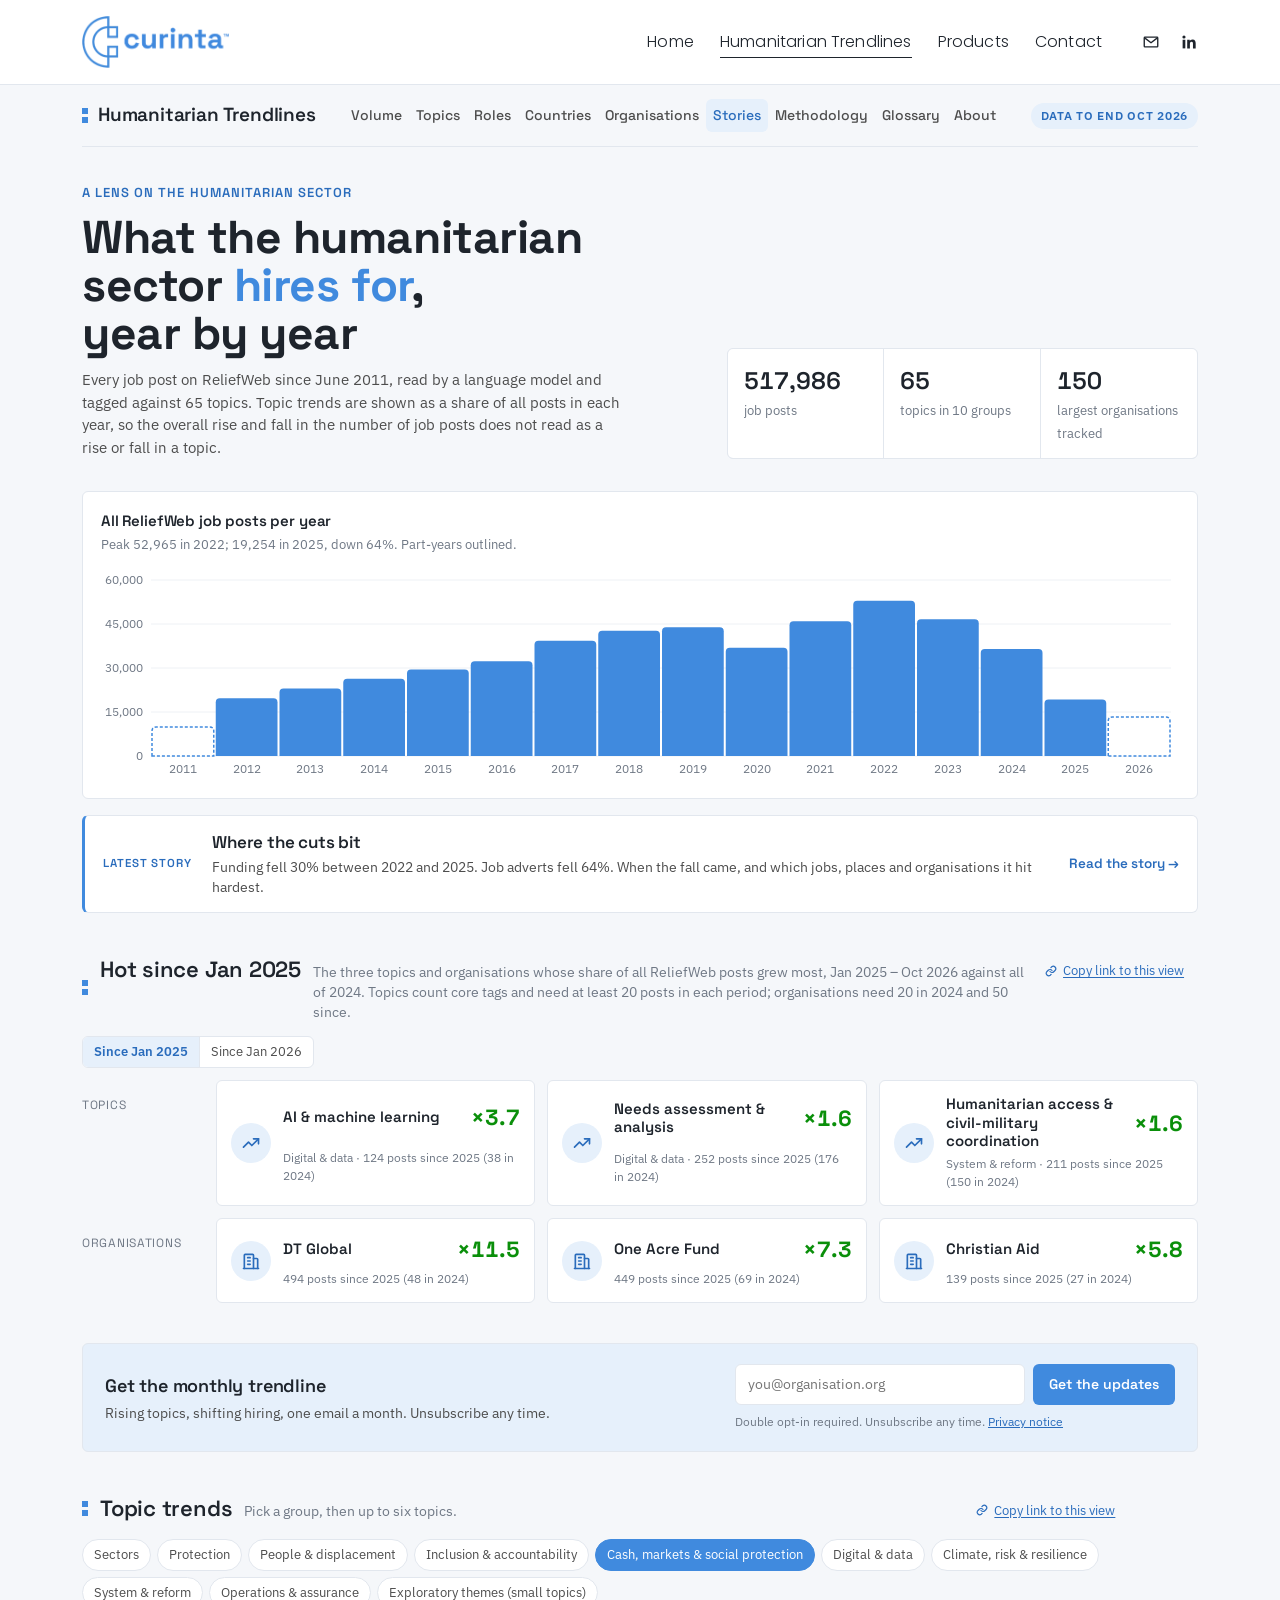
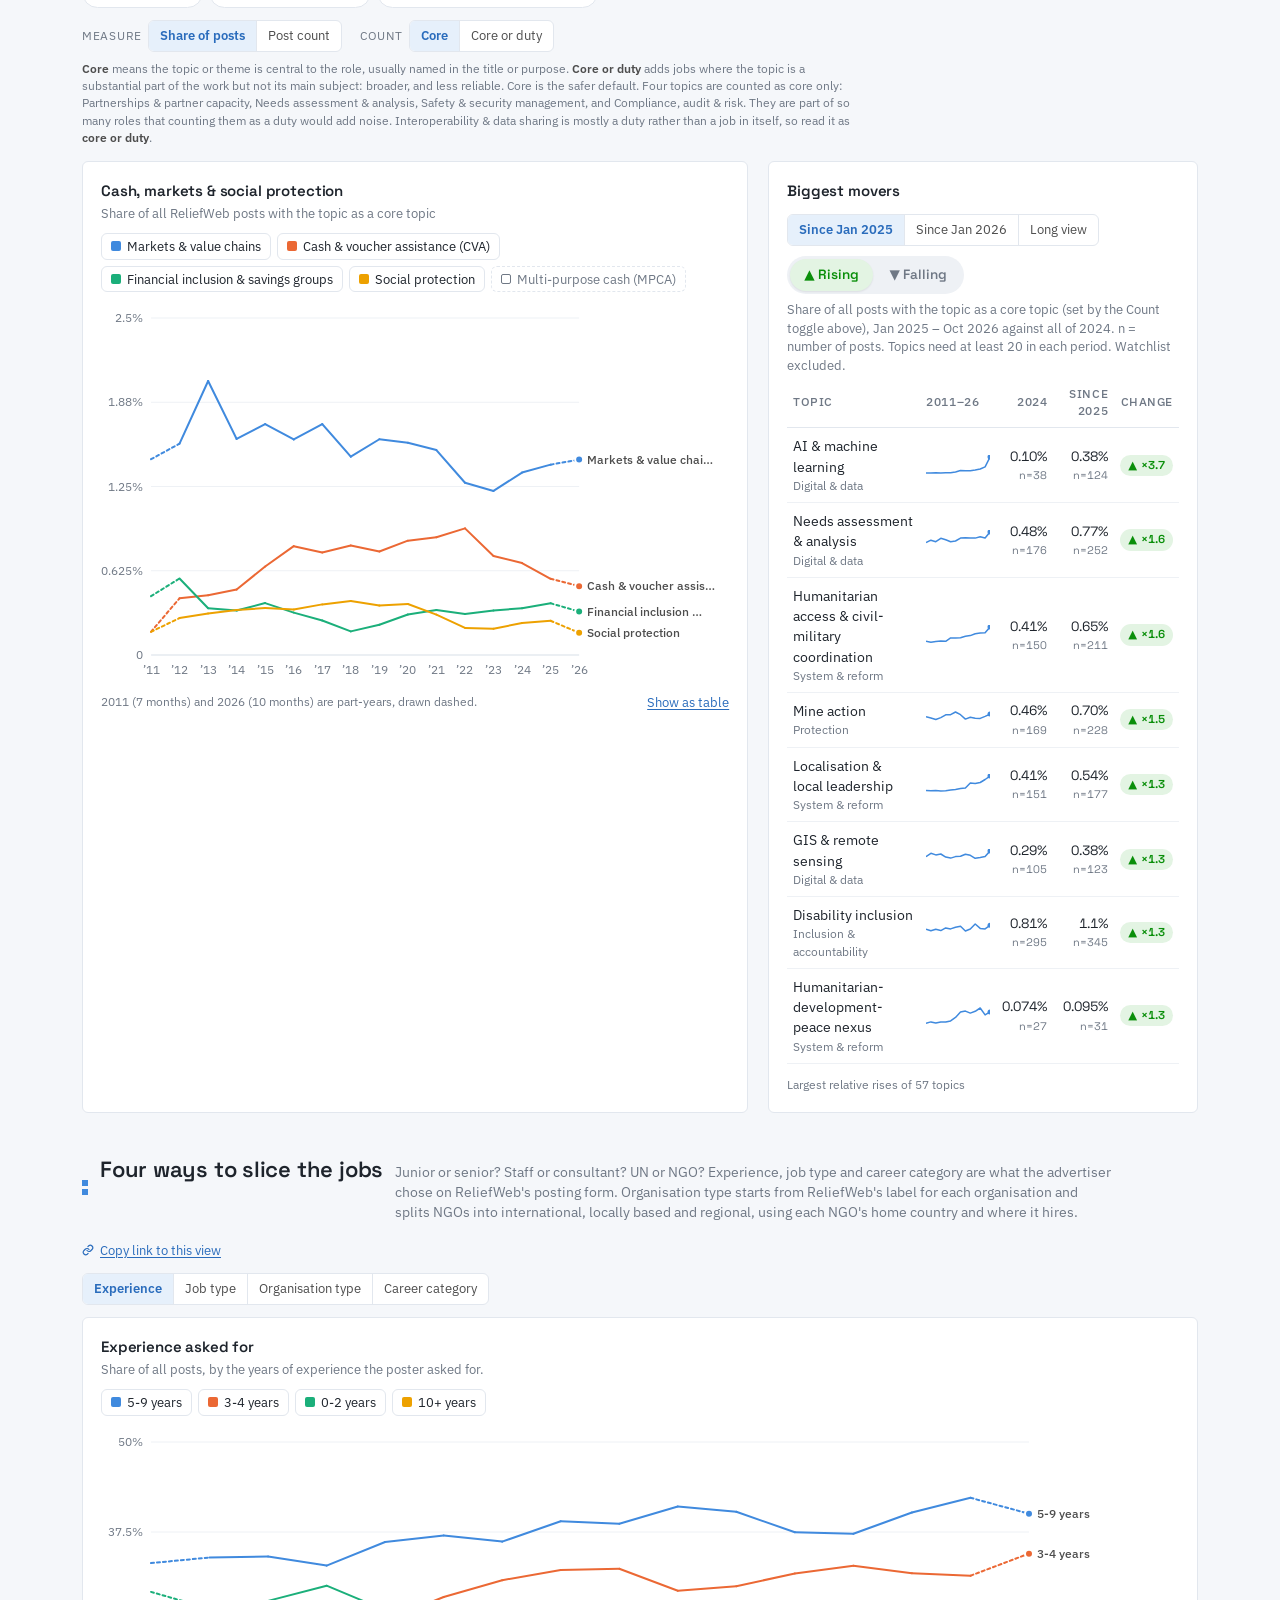
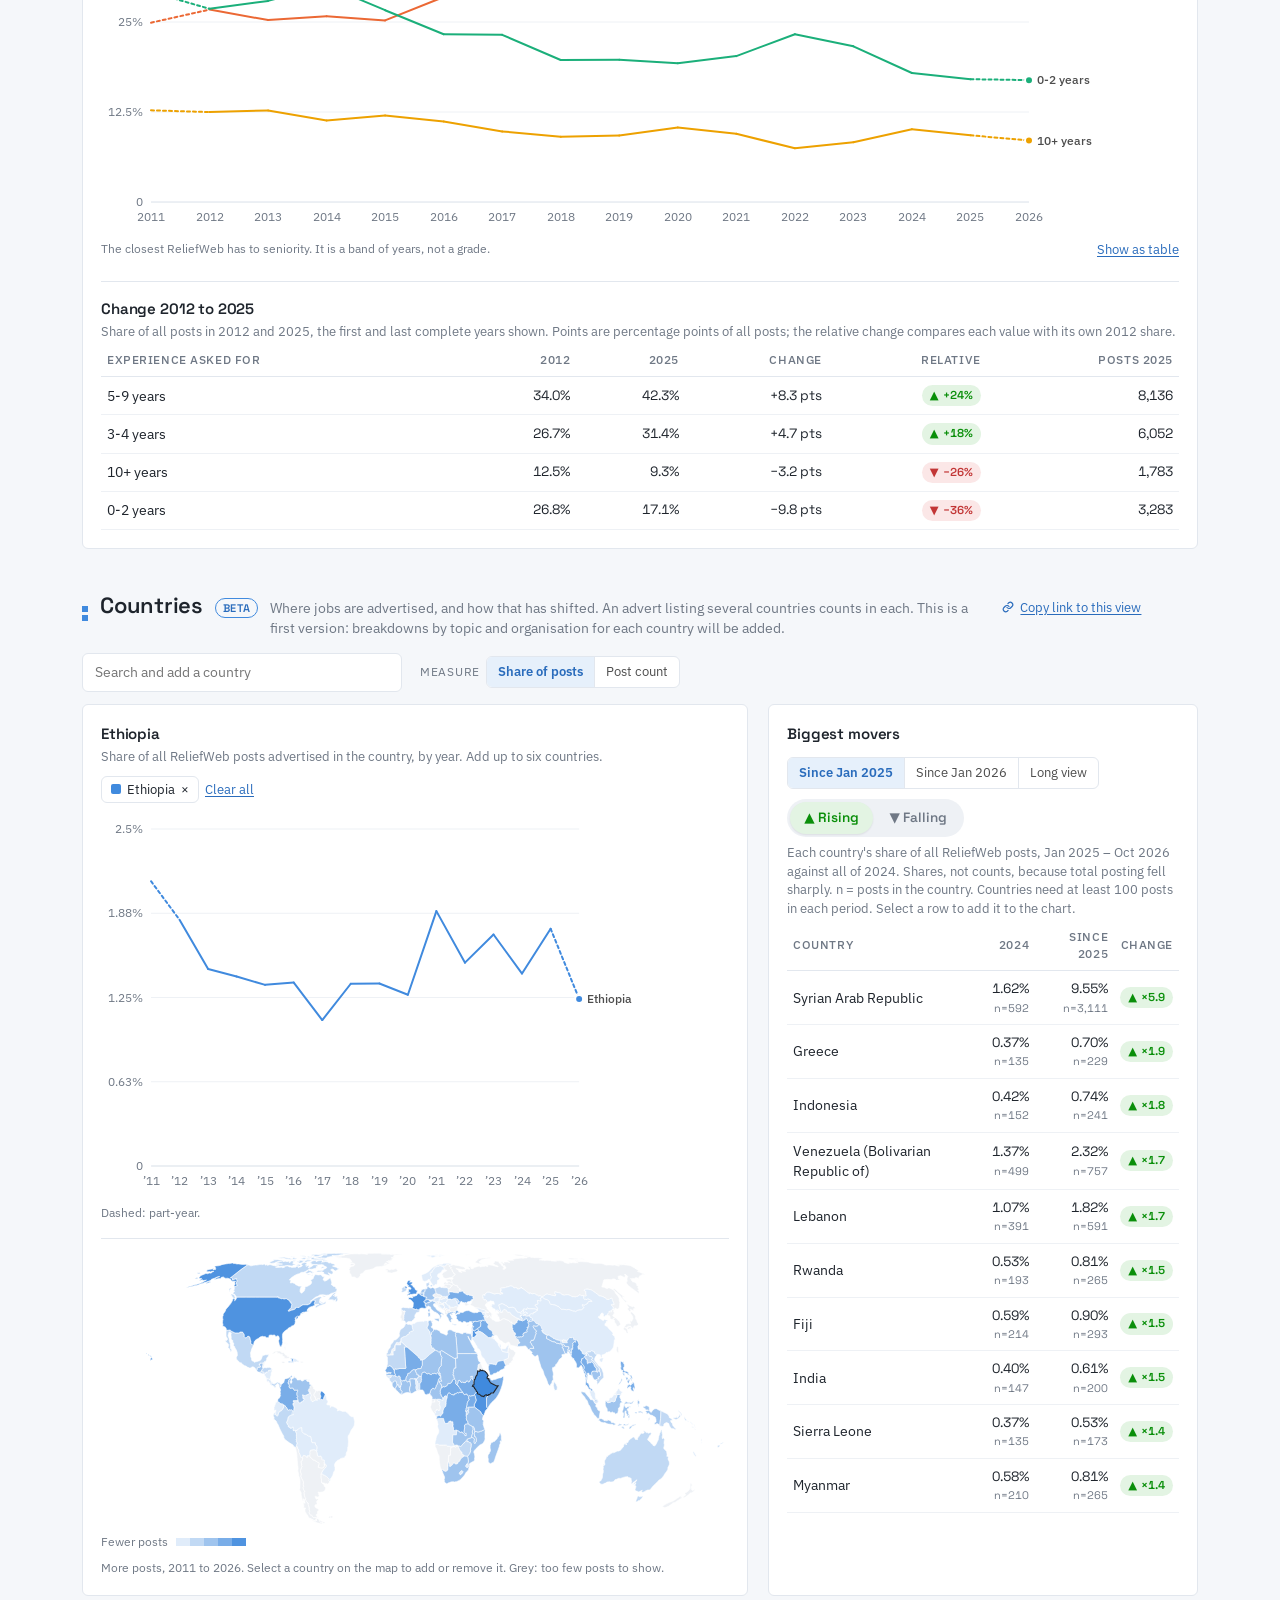
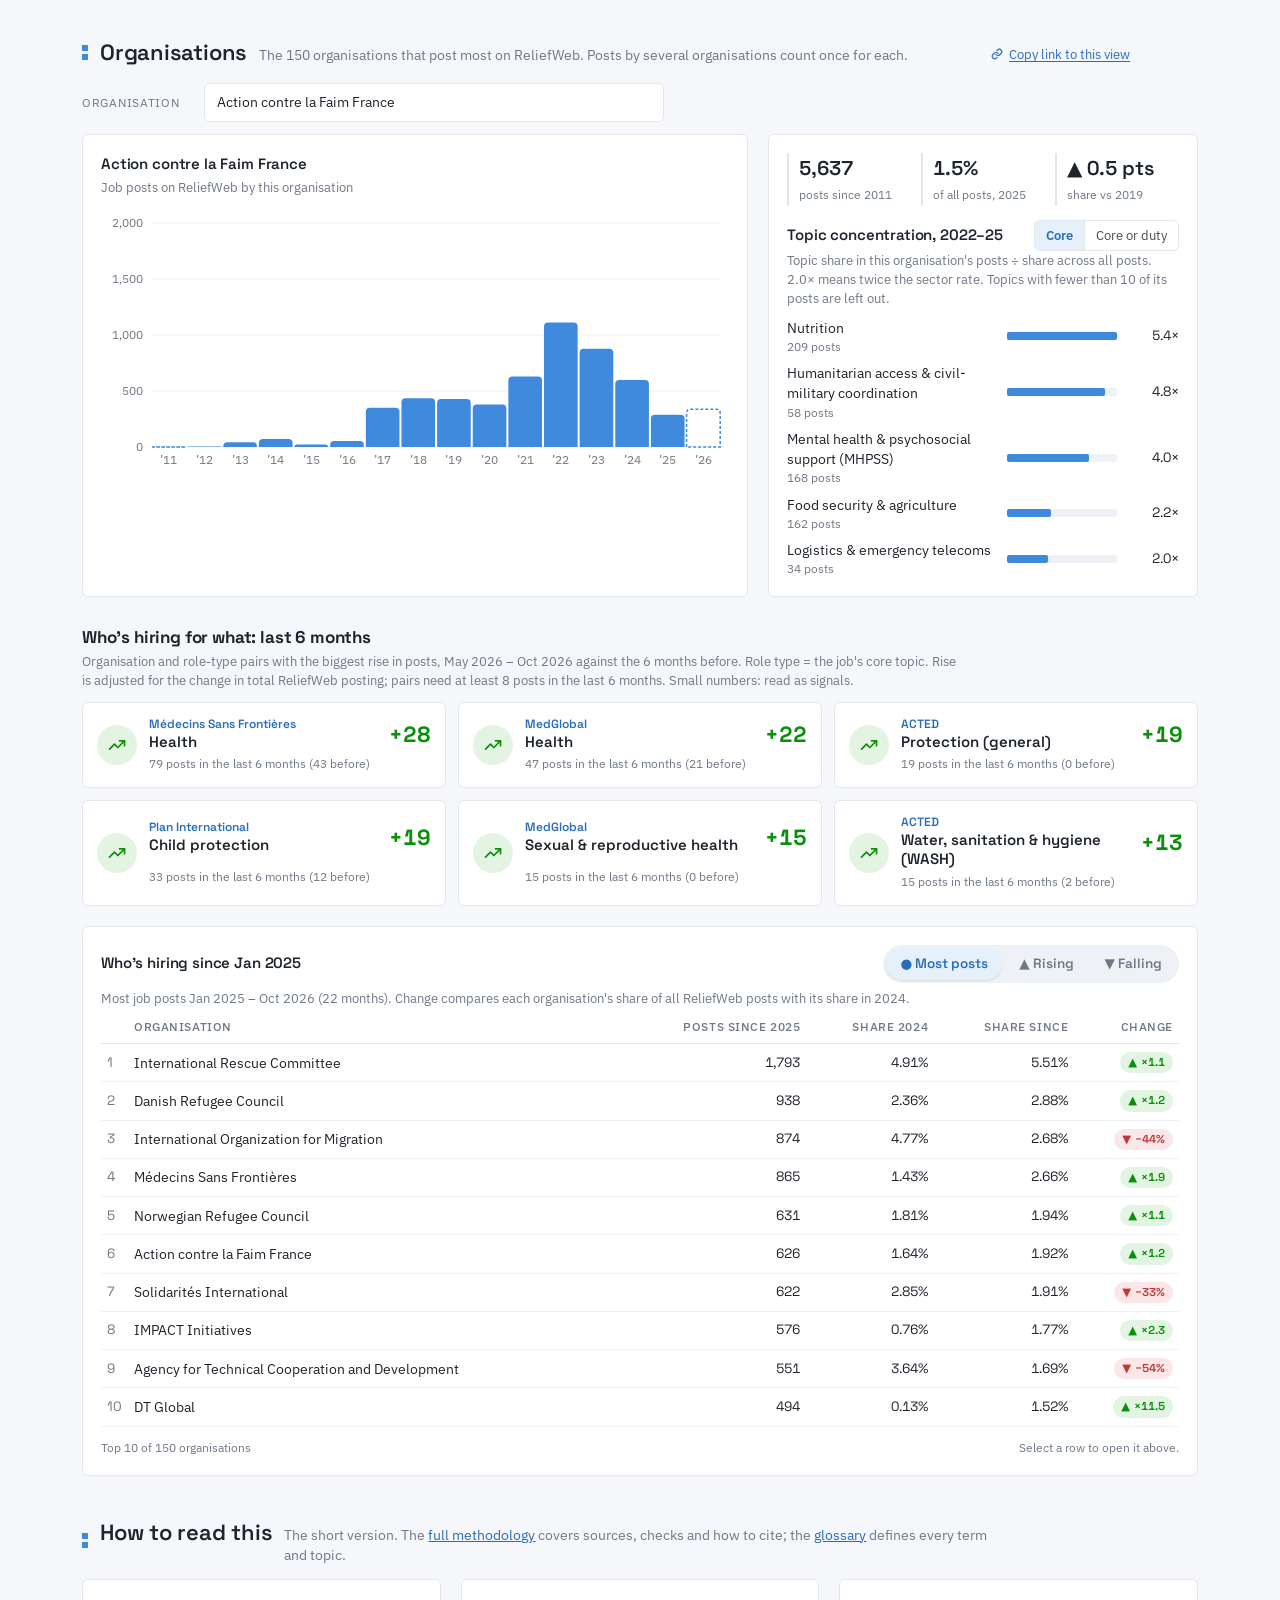
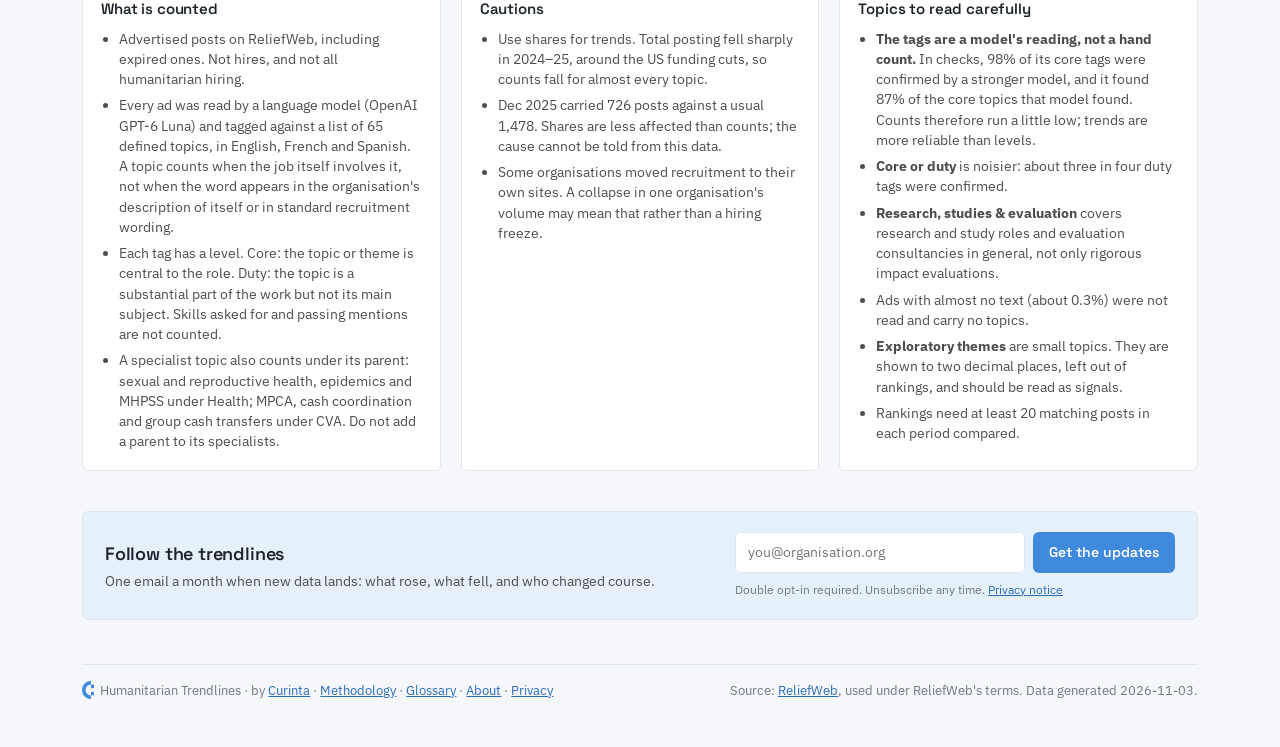
<file: docs/index.html>
<!doctype html>
<html lang="en">
<head>
<meta charset="utf-8">
<meta name="viewport" content="width=device-width,initial-scale=1,viewport-fit=cover">
<link rel="icon" type="image/png" href="[data-uri]">
<title>Humanitarian Trendlines · Curinta</title>
<meta name="description" content="A lens on the humanitarian sector: how its priorities shift over time, read from 517,000+ ReliefWeb job posts since 2011, tagged against 65 topics and tracked by organisation.">
<link rel="canonical" href="https://trendlines.curinta.com/">
<meta property="og:type" content="website">
<meta property="og:site_name" content="Curinta">
<meta property="og:url" content="https://trendlines.curinta.com/">
<meta property="og:title" content="Humanitarian Trendlines: a lens on the humanitarian sector">
<meta property="og:description" content="A lens on the humanitarian sector: how its priorities shift over time, read from 517,000+ ReliefWeb job posts since 2011, tagged against 65 topics and tracked by organisation.">
<meta property="og:image" content="https://trendlines.curinta.com/og-image.png?v=20261103-97c16b">
<meta property="og:image:width" content="1200">
<meta property="og:image:height" content="627">
<meta property="og:image:alt" content="Bar chart of ReliefWeb job posts per year, 2012 to 2025, peaking at 53,000 in 2022, with 19,000 in 2025">
<meta name="twitter:card" content="summary_large_image">
<link rel="preconnect" href="https://fonts.googleapis.com">
<link rel="preconnect" href="https://fonts.gstatic.com" crossorigin>
<link rel="stylesheet" href="https://fonts.googleapis.com/css2?family=Space+Grotesk:wght@400;500;600;700&family=IBM+Plex+Sans:wght@400;500;600&family=Poppins:wght@300;400&display=swap">
<style>
/* Layout: brand bar → volume strip (all posts per year) → topic explorer (chart + movers) → organisation explorer → method & cautions. Curinta "pixel" squares mark sections. */
:root{
  --bg:#F5F7FA; --surface:#FFFFFF; --ink:#1E242C; --ink-2:#4D4D4D; --muted:#6F7885; --line:#E2E7EE; --grid:#EEF1F5;
  --accent:#408ADE; --accent-ink:#2A6CBC; --accent-soft:#E6F0FB;
  --s1:#408ADE; --s2:#eb6834; --s3:#1baf7a; --s4:#eda100; --s5:#e87ba4; --s6:#4a3aa7;
  --good:#0a8f0a; --good-soft:#E3F4E3; --bad:#c23636; --bad-soft:#FBE7E7; --warn:#a86b00; --warn-soft:#FCF1DC;
  --font-display:"Space Grotesk", "Segoe UI", system-ui, sans-serif;
  --font-body:"IBM Plex Sans", "Segoe UI", system-ui, sans-serif;
  --r:6px;
}
@media (prefers-color-scheme: dark){:root:not([data-theme="light"]){
  --bg:#0F1217; --surface:#161A21; --ink:#EEF2F7; --ink-2:#C2C8D1; --muted:#8B94A2; --line:#262C36; --grid:#1E232B;
  --accent:#4c95e6; --accent-ink:#7DB3EF; --accent-soft:#1A2A3F;
  --s1:#4c95e6; --s2:#d95926; --s3:#199e70; --s4:#c98500; --s5:#d55181; --s6:#9085e9;
  --good:#4cc24c; --good-soft:#15291A; --bad:#ec7676; --bad-soft:#2E1A1C; --warn:#e0a63a; --warn-soft:#2D2416;
  color-scheme:dark;}}
:root[data-theme="dark"]{
  --bg:#0F1217; --surface:#161A21; --ink:#EEF2F7; --ink-2:#C2C8D1; --muted:#8B94A2; --line:#262C36; --grid:#1E232B;
  --accent:#4c95e6; --accent-ink:#7DB3EF; --accent-soft:#1A2A3F;
  --s1:#4c95e6; --s2:#d95926; --s3:#199e70; --s4:#c98500; --s5:#d55181; --s6:#9085e9;
  --good:#4cc24c; --good-soft:#15291A; --bad:#ec7676; --bad-soft:#2E1A1C; --warn:#e0a63a; --warn-soft:#2D2416;
  color-scheme:dark;}

*{box-sizing:border-box}
body{margin:0;background:var(--bg);color:var(--ink);font-family:var(--font-body);font-size:15px;line-height:1.5}
.wrap{max-width:1180px;margin:0 auto;padding-inline:clamp(16px,3vw,32px);padding-block:0 48px}
h1,h2,h3{font-family:var(--font-display);text-wrap:balance;margin:0;letter-spacing:-.01em}
.num{font-family:var(--font-display);font-variant-numeric:tabular-nums}
button{font:inherit;color:inherit}
:focus-visible{outline:2px solid var(--accent);outline-offset:2px}

.brand{display:flex;align-items:center;justify-content:space-between;gap:16px;flex-wrap:wrap;padding-block:14px;border-bottom:1px solid var(--line)}
.brand img{height:42px;width:auto;display:block}
.brand nav{display:flex;gap:4px;flex-wrap:wrap}
.brand nav a{font-family:var(--font-display);font-weight:500;font-size:14px;color:var(--ink-2);text-decoration:none;padding:6px 10px;border-radius:var(--r)}
.brand nav a:hover{background:var(--accent-soft);color:var(--accent-ink)}
/* Curinta site banner: mirrors the curinta.com (Squarespace) header. Update links here if the Squarespace menu changes. */
.site{background:var(--surface);border-bottom:1px solid var(--line);position:relative;z-index:20}
.site-in{max-width:1180px;margin:0 auto;padding:16px clamp(16px,3vw,32px);display:flex;align-items:center;gap:24px}
.site-logo{display:block;flex:none}
.site-logo img{height:52px;width:auto;display:block}
.site-menu{margin-left:auto;display:flex;align-items:center;gap:40px}
.site-nav{display:flex;align-items:center;gap:26px;margin:0;padding:0;list-style:none}
.site-nav a,.site-dd>button{font-family:"Poppins","Segoe UI",system-ui,sans-serif;font-weight:300;font-size:16px;letter-spacing:.01em;color:var(--ink);text-decoration:none;background:none;border:0;padding:4px 0;cursor:pointer;line-height:1.4}
.site-nav a:hover,.site-dd>button:hover{opacity:.6}
.site-nav a[aria-current="page"]{border-bottom:1px solid currentColor}
.site-dd{position:relative}
.site-dd-menu{display:none;position:absolute;top:100%;left:50%;transform:translateX(-50%);margin:0;padding:12px 0 0;list-style:none;min-width:220px}
.site-dd-menu li{background:var(--surface);border:1px solid var(--line);border-radius:var(--r);box-shadow:0 8px 20px rgba(0,0,0,.08);padding:10px 16px;text-align:center}
.site-dd:hover .site-dd-menu,.site-dd:focus-within .site-dd-menu,.site-dd.open .site-dd-menu{display:block}
.site-social{display:flex;align-items:center;gap:20px}
.site-social a{display:block;color:var(--ink);line-height:0}
.site-social a:hover{opacity:.6}
.site-social svg{width:18px;height:18px;display:block}
.site-burger{display:none;margin-left:auto;background:none;border:0;padding:8px;cursor:pointer;color:var(--ink)}
.site-burger svg{width:26px;height:26px;display:block}
@media (max-width:900px){
  .site-logo img{height:42px}
  .site-burger{display:block}
  .site-menu{display:none;position:absolute;left:0;right:0;top:100%;background:var(--surface);border-bottom:1px solid var(--line);box-shadow:0 10px 20px rgba(0,0,0,.08);flex-direction:column;align-items:stretch;gap:18px;padding:16px 24px 24px}
  .site.open .site-menu{display:flex}
  .site-nav{flex-direction:column;align-items:flex-start;gap:14px}
  .site-nav a,.site-dd>button{font-size:20px}
  .site-dd-menu{display:block;position:static;transform:none;padding:8px 0 0 16px;min-width:0}
  .site-dd-menu li{background:none;border:0;box-shadow:none;padding:4px 0;text-align:left}
  .site-dd-menu a{font-size:17px}
}

/* Product strip under the banner */
.brand .prod{font-family:var(--font-display);font-weight:600;font-size:19px;color:var(--ink);letter-spacing:-.01em;text-decoration:none;display:flex;align-items:center;gap:10px}
.brand .prod .pix{flex:none}
.stamp{font-size:12px;font-weight:600;letter-spacing:.06em;text-transform:uppercase;color:var(--accent-ink);background:var(--accent-soft);padding:4px 10px;border-radius:999px}

.hero{display:grid;grid-template-columns:minmax(0,1.3fr) minmax(0,1fr);gap:32px;padding-block:36px 24px;align-items:end}
.hero h1{font-size:clamp(30px,4.4vw,46px);line-height:1.05;font-weight:700}
.hero h1 em{font-style:normal;color:var(--accent)}
.hero .eyebrow{margin:0 0 10px;font-family:var(--font-display);font-size:13px;font-weight:600;letter-spacing:.08em;text-transform:uppercase;color:var(--accent-ink)}
.hero p{color:var(--ink-2);max-width:60ch;margin:12px 0 0}
.facts{display:grid;grid-template-columns:repeat(3,minmax(0,1fr));gap:1px;background:var(--line);border:1px solid var(--line);border-radius:var(--r);overflow:hidden}
.facts div{background:var(--surface);padding:14px 16px}
.facts b{display:block;font-family:var(--font-display);font-size:24px;font-weight:600;font-variant-numeric:tabular-nums}
.facts span{font-size:12.5px;color:var(--muted)}

section.block{margin-top:40px}
.sec-head{display:flex;align-items:baseline;gap:12px;flex-wrap:wrap;margin-bottom:14px}
.sec-head h2{font-size:22px;font-weight:600}
.pix{display:inline-grid;grid-template-columns:6px;gap:3px;align-self:center}
.pix::before,.pix::after{content:"";width:6px;height:6px;background:var(--accent)}
.sec-head p{margin:0;color:var(--muted);font-size:13.5px;flex-basis:100%;max-width:90ch}
.sec-head p a{color:var(--accent-ink)}

.controls{display:flex;flex-wrap:wrap;gap:10px 18px;align-items:center;margin-bottom:12px}
.chips{display:flex;flex-wrap:wrap;gap:6px}
.chip{border:1px solid var(--line);background:var(--surface);padding:5px 11px;border-radius:999px;font-size:13px;cursor:pointer;color:var(--ink-2)}
.chip:hover{border-color:var(--accent)}
.chip[aria-pressed="true"]{background:var(--accent);border-color:var(--accent);color:#fff}
.tchips{display:flex;flex-wrap:wrap;gap:6px;margin-bottom:12px}
.tchip{display:inline-flex;align-items:center;gap:6px;border:1px dashed var(--line);background:transparent;padding:3px 9px;border-radius:var(--r);font-size:12.5px;cursor:pointer;color:var(--muted)}
.tchip i{width:10px;height:10px;border-radius:2px;border:1px solid var(--muted)}
.tchip[aria-pressed="true"]{border-style:solid;background:var(--surface);color:var(--ink)}
.tchip[aria-pressed="true"] i{border-color:transparent}
.tchip:disabled{cursor:not-allowed;opacity:.5}
.seg{display:inline-flex;border:1px solid var(--line);border-radius:var(--r);overflow:hidden;background:var(--surface)}
.seg button{border:0;background:transparent;padding:5px 11px;font-size:13px;cursor:pointer;color:var(--ink-2)}
.seg button+button{border-left:1px solid var(--line)}
.seg button[aria-pressed="true"]{background:var(--accent-soft);color:var(--accent-ink);font-weight:600}
.seg button:disabled{cursor:not-allowed;color:var(--muted);opacity:.6}
.ctl-label{font-size:12px;text-transform:uppercase;letter-spacing:.06em;color:var(--muted);margin-right:6px}
select{font:inherit;font-size:14px;padding:6px 10px;border:1px solid var(--line);border-radius:var(--r);background:var(--surface);color:var(--ink);max-width:100%}

.grid2{display:grid;grid-template-columns:minmax(0,1.55fr) minmax(0,1fr);gap:20px}
.panel{background:var(--surface);border:1px solid var(--line);border-radius:var(--r);padding:18px;min-width:0}
.panel h3{font-size:15px;font-weight:600;margin-bottom:2px}
.panel .sub{font-size:12.5px;color:var(--muted);margin:0 0 10px}
.chart{position:relative;width:100%}
.chart svg{display:block;width:100%;height:auto;overflow:visible}
.chart text{font-family:var(--font-body);font-size:11.5px;fill:var(--muted)}
.chart .lbl{font-size:12px;font-weight:500;fill:var(--ink-2)}
.tip{position:absolute;pointer-events:none;background:var(--surface);border:1px solid var(--line);box-shadow:0 6px 18px rgba(0,0,0,.12);border-radius:var(--r);padding:8px 10px;font-size:12.5px;min-width:160px;z-index:5}
.tip b{font-family:var(--font-display)}
.tip .row{display:flex;justify-content:space-between;gap:14px;font-variant-numeric:tabular-nums}
.tip .row i{display:inline-block;width:8px;height:8px;border-radius:50%;margin-right:6px}
.foot{display:flex;justify-content:space-between;gap:10px;flex-wrap:wrap;margin-top:12px;font-size:12px;color:var(--muted)}
.linkbtn{border:0;background:none;color:var(--accent-ink);cursor:pointer;padding:0;font-size:12.5px;text-decoration:underline;text-underline-offset:2px}

.mvhead{display:flex;justify-content:space-between;align-items:center;gap:10px;flex-wrap:wrap;margin-bottom:6px}
.dirseg{display:inline-flex;padding:3px;gap:3px;background:var(--grid);border-radius:999px}
.dirseg button{border:0;background:transparent;padding:6px 14px;border-radius:999px;font-family:var(--font-display);font-weight:600;font-size:13.5px;cursor:pointer;color:var(--muted)}
.dirseg button:hover{color:var(--ink)}
.dirseg button.up[aria-pressed="true"]{background:var(--good-soft);color:var(--good);box-shadow:0 1px 2px rgba(0,0,0,.08)}
.dirseg button.down[aria-pressed="true"]{background:var(--bad-soft);color:var(--bad);box-shadow:0 1px 2px rgba(0,0,0,.08)}
.dirseg button.top[aria-pressed="true"]{background:var(--accent-soft);color:var(--accent-ink);box-shadow:0 1px 2px rgba(0,0,0,.08)}
.orgmovers tbody tr{cursor:pointer}
.orgmovers tbody tr:hover td,.orgmovers tbody tr:focus-visible td{background:var(--accent-soft)}
.orgmovers td.rank{color:var(--muted);font-family:var(--font-display);width:2em}
.combo{position:relative;width:min(460px,100%)}
.combo input{width:100%;font:inherit;font-size:14px;padding:8px 12px;border:1px solid var(--line);border-radius:var(--r);background:var(--surface);color:var(--ink)}
.combo input:focus{border-color:var(--accent);outline:none;box-shadow:0 0 0 3px var(--accent-soft)}
.combo ul{position:absolute;z-index:20;left:0;right:0;top:calc(100% + 4px);margin:0;padding:4px;list-style:none;max-height:320px;overflow:auto;background:var(--surface);border:1px solid var(--line);border-radius:var(--r);box-shadow:0 8px 24px rgba(0,0,0,.14)}
.combo li{padding:6px 10px;border-radius:4px;cursor:pointer;font-size:14px;display:flex;justify-content:space-between;gap:12px}
.combo li small{color:var(--muted);font-variant-numeric:tabular-nums;white-space:nowrap}
.combo li[aria-selected="true"],.combo li:hover{background:var(--accent-soft);color:var(--accent-ink)}
.combo li.none{color:var(--muted);cursor:default;background:none}
.hotrow{display:grid;grid-template-columns:120px minmax(0,1fr);gap:14px;align-items:start;margin-bottom:12px}
.hotk{font-family:var(--font-display);font-size:12px;text-transform:uppercase;letter-spacing:.06em;color:var(--muted);padding-top:16px}
.cards{display:grid;grid-template-columns:repeat(3,minmax(0,1fr));gap:12px}
.card{display:grid;grid-template-columns:40px minmax(0,1fr) auto;gap:4px 12px;align-items:center;text-align:left;background:var(--surface);border:1px solid var(--line);border-radius:var(--r);padding:14px;cursor:pointer;font:inherit;color:inherit;min-width:0}
.card:hover{border-color:var(--accent)}
.card .ic{grid-row:span 2;width:40px;height:40px;border-radius:50%;background:var(--accent-soft);color:var(--accent-ink);display:grid;place-items:center}
.card .ic svg{width:20px;height:20px}
.card .nm{font-family:var(--font-display);font-weight:600;font-size:15px;line-height:1.25;min-width:0;overflow-wrap:anywhere}
.card .mt{grid-column:2/4;font-size:12px;color:var(--muted)}
.card .big{font-family:var(--font-display);font-weight:700;font-size:22px;color:var(--good);font-variant-numeric:tabular-nums;white-space:nowrap}
@media (max-width:860px){.cards{grid-template-columns:minmax(0,1fr)}.hotrow{grid-template-columns:minmax(0,1fr);gap:4px}.hotk{padding-top:0}}
.matchnote{margin:-4px 0 14px;font-size:12px;line-height:1.45;color:var(--muted);max-width:110ch}
.matchnote b{color:var(--ink-2);font-weight:600}
.rolesum{margin-top:22px;padding-top:16px;border-top:1px solid var(--line)}
.pill.flat{background:var(--grid);color:var(--muted)}
.soar{margin-top:28px}
.combos{grid-template-columns:repeat(3,minmax(0,1fr))}
.card .who{display:block;font-size:12px;font-weight:600;color:var(--accent-ink);text-transform:none;margin-bottom:1px}
.card .ic.combo{background:var(--good-soft);color:var(--good)}
.soarhead h3{font-size:17px;margin-bottom:2px}
.soarhead{margin-bottom:12px}
.soarhead .sub{margin:0;font-size:12.5px;color:var(--muted);max-width:110ch}
.movers{width:100%;border-collapse:collapse;font-size:13.5px}
.movers th{font-weight:500;font-size:11.5px;text-transform:uppercase;letter-spacing:.05em;color:var(--muted);text-align:left;padding:0 6px 8px;border-bottom:1px solid var(--line)}
.movers td{padding:8px 6px;border-bottom:1px solid var(--grid);vertical-align:middle}
.movers td.n{text-align:right;font-variant-numeric:tabular-nums;font-family:var(--font-display);white-space:nowrap}
.movers th.n{text-align:right}
.pill{display:inline-flex;align-items:center;gap:4px;font-size:11.5px;font-weight:600;padding:2px 8px;border-radius:999px;white-space:nowrap}
.pill.up{background:var(--good-soft);color:var(--good)}
.pill.down{background:var(--bad-soft);color:var(--bad)}
.flag{display:inline-block;font-size:10.5px;font-weight:600;color:var(--warn);border:1px solid currentColor;border-radius:3px;padding:0 4px;margin-left:6px;vertical-align:1px;text-transform:uppercase;letter-spacing:.04em}
.spark{display:block}
.tablewrap{overflow-x:auto}
.datatable{border-collapse:collapse;font-size:12.5px;margin-top:10px;font-variant-numeric:tabular-nums}
.datatable th,.datatable td{padding:4px 8px;border-bottom:1px solid var(--grid);text-align:right;white-space:nowrap}
.datatable th:first-child,.datatable td:first-child{text-align:left}

.orgstats{display:grid;grid-template-columns:repeat(3,minmax(0,1fr));gap:10px;margin-bottom:14px}
.orgstats div{border-left:2px solid var(--line);padding-left:10px}
.orgstats b{font-family:var(--font-display);font-size:20px;font-weight:600;font-variant-numeric:tabular-nums;display:block}
.orgstats span{font-size:12px;color:var(--muted)}
.tilt{list-style:none;margin:0;padding:0;display:grid;gap:8px}
.tilt li{display:grid;grid-template-columns:minmax(0,1fr) 110px 52px;gap:10px;align-items:center;font-size:13.5px}
.tilt small{display:block;color:var(--muted);font-size:11.5px}
.tilt .bar{height:8px;background:var(--grid);border-radius:2px;position:relative}
.tilt .bar span{position:absolute;inset:0 auto 0 0;background:var(--accent);border-radius:2px}
.empty{font-size:13px;color:var(--muted);padding:8px 0}
.note{margin-top:12px;padding:10px 12px;border-radius:var(--r);background:var(--warn-soft);color:var(--ink);font-size:13px}
.note b{color:var(--warn)}

.method{display:grid;grid-template-columns:repeat(3,minmax(0,1fr));gap:20px}
.method h3{font-size:15px;margin-bottom:8px}
.method ul{margin:0;padding-left:18px;color:var(--ink-2);font-size:13.5px;display:grid;gap:6px}
/* Monthly-update signup (posts to the MailerLite form "Trendlines signup") */
.brand nav a.nav-hl,.brand nav a.nav-hl:hover{background:var(--accent-soft);color:var(--accent-ink)}
.brand nav a.nav-hl:hover{filter:brightness(.96)}
/* Nine links in the strip: tighter spacing keeps the data stamp on the same line at desktop width */
.wrap .brand nav{gap:0}
.wrap .brand nav a{padding:6px 7px}
.storycard{margin-top:16px;display:grid;grid-template-columns:auto minmax(0,1fr) auto;gap:6px 20px;align-items:center;background:var(--surface);border:1px solid var(--line);border-left:3px solid var(--accent);border-radius:var(--r);padding:14px 18px;text-decoration:none;color:var(--ink)}
.storycard:hover{background:var(--accent-soft)}
.storycard .sc-k{font-family:var(--font-display);font-size:11.5px;font-weight:600;letter-spacing:.08em;text-transform:uppercase;color:var(--accent-ink)}
.storycard .sc-t{display:block;font-family:var(--font-display);font-weight:600;font-size:17px;letter-spacing:-.01em}
.storycard .sc-d{display:block;font-size:13.5px;color:var(--ink-2);margin-top:2px}
.storycard .sc-go{font-family:var(--font-display);font-weight:600;font-size:13.5px;color:var(--accent-ink);white-space:nowrap}
@media (max-width:640px){.storycard{grid-template-columns:minmax(0,1fr)}}
.signup{margin-top:40px;display:grid;grid-template-columns:minmax(0,1fr) minmax(0,440px);gap:14px 32px;align-items:center;background:var(--accent-soft);border:1px solid var(--line);border-radius:var(--r);padding:20px 22px}
.signup h3{font-size:18px;font-weight:600;margin-bottom:4px}
.signup p{margin:0;color:var(--ink-2);font-size:13.5px}
.signup form{display:flex;gap:8px}
.signup input[type=email]{flex:1;min-width:0;font:inherit;font-size:14px;padding:9px 12px;border:1px solid var(--line);border-radius:var(--r);background:var(--surface);color:var(--ink)}
.signup button{font-family:var(--font-display);font-weight:600;font-size:14px;padding:9px 16px;border:0;border-radius:var(--r);background:var(--accent);color:#fff;cursor:pointer;white-space:nowrap}
.signup button:hover{filter:brightness(1.08)}
.signup button[disabled]{opacity:.6;cursor:wait}
.signup .fine{font-size:12px;color:var(--muted);margin:8px 0 0}
.signup .fine a{color:var(--accent-ink)}
.signup .msg{font-size:13px;margin-top:8px}
.signup .msg:empty{display:none}
.signup .msg.ok{color:var(--good)}
.signup .msg.err{color:var(--bad)}
.signup .hp{position:absolute;left:-9999px;width:1px;height:1px;opacity:0}
.sr-only{position:absolute;width:1px;height:1px;padding:0;margin:-1px;overflow:hidden;clip:rect(0,0,0,0);border:0}
@media (max-width:760px){.signup{grid-template-columns:minmax(0,1fr)}.signup form{flex-wrap:wrap}.signup button{flex:1 0 100%}}

.colophon{margin-top:44px;padding-top:16px;border-top:1px solid var(--line);display:flex;justify-content:space-between;gap:12px;flex-wrap:wrap;font-size:12.5px;color:var(--muted)}
.colophon img{height:18px;vertical-align:-4px;margin-right:6px}
.colophon a{color:var(--accent-ink)}

@media (max-width:860px){.hero,.grid2,.method{grid-template-columns:minmax(0,1fr)}}
@media (max-width:480px){
  .facts{grid-template-columns:minmax(0,1fr)}
  .orgstats{grid-template-columns:minmax(0,1fr) minmax(0,1fr)}
  .tilt li{grid-template-columns:minmax(0,1fr) 64px 48px}
  .movers .hide-sm{display:none}
}
.nn{font-size:11px;color:var(--muted);font-weight:400}
.copylink{margin-top:6px;display:inline-flex;align-items:center;gap:6px}
.copylink::before{content:"";width:12px;height:12px;background:currentColor;-webkit-mask:url("data:image/svg+xml,%3Csvg xmlns='http://www.w3.org/2000/svg' viewBox='0 0 24 24' fill='none' stroke='black' stroke-width='2.4' stroke-linecap='round'%3E%3Cpath d='M10 13a5 5 0 0 0 7.5.5l3-3a5 5 0 0 0-7-7l-1.7 1.7'/%3E%3Cpath d='M14 11a5 5 0 0 0-7.5-.5l-3 3a5 5 0 0 0 7 7l1.7-1.7'/%3E%3C/svg%3E") center/contain no-repeat;mask:url("data:image/svg+xml,%3Csvg xmlns='http://www.w3.org/2000/svg' viewBox='0 0 24 24' fill='none' stroke='black' stroke-width='2.4' stroke-linecap='round'%3E%3Cpath d='M10 13a5 5 0 0 0 7.5.5l3-3a5 5 0 0 0-7-7l-1.7 1.7'/%3E%3Cpath d='M14 11a5 5 0 0 0-7.5-.5l-3 3a5 5 0 0 0 7 7l1.7-1.7'/%3E%3C/svg%3E") center/contain no-repeat}
.copylink.done{text-decoration:none;color:var(--up,#1a7f37)}
.ctymap{position:relative;margin-top:16px;border-top:1px solid var(--line);padding-top:14px}
.ctymap svg{display:block;width:100%;height:auto}
.ctymap path,.ctymap circle{stroke:var(--surface);stroke-width:.6;vector-effect:non-scaling-stroke}
.ctymap .nd{fill:var(--grid)}
.ctymap .has{fill:var(--accent);cursor:pointer}
.ctymap .has:hover{stroke:var(--ink);stroke-width:1.3}
.ctymap .on{stroke:var(--ink);stroke-width:1.1;fill-opacity:1}
.ctymap-key{display:flex;align-items:center;gap:8px;flex-wrap:wrap;margin:8px 0 0;font-size:12px;color:var(--muted)}
.ctymap-key .ramp{display:inline-flex}.ctymap-key .ramp i{width:14px;height:8px;background:var(--accent)}
.beta{font-size:11px;font-weight:600;letter-spacing:.06em;text-transform:uppercase;vertical-align:middle;padding:2px 7px;border-radius:999px;border:1px solid var(--accent);color:var(--accent-ink,var(--accent));margin-left:6px}
</style>
<script type="application/ld+json">
{
  "@context": "https://schema.org",
  "@type": "Dataset",
  "name": "Humanitarian Trendlines",
  "description": "A lens on the humanitarian sector: how its priorities shift over time, read from ReliefWeb job posts since 2011, tagged against 65 topics and tracked by organisation.",
  "url": "https://trendlines.curinta.com/",
  "keywords": ["humanitarian sector", "ReliefWeb", "job market analysis", "aid workforce", "research"],
  "isAccessibleForFree": true,
  "temporalCoverage": "2011/..",
  "creator": {"@type": "Organization", "name": "Curinta", "url": "https://www.curinta.com/"},
  "isBasedOn": "https://reliefweb.int/jobs"
}
</script>
</head>
<body>
<header class="site" id="site">
  <div class="site-in">
    <a class="site-logo" href="https://www.curinta.com/"><img src="curinta-logo.png" alt="Curinta" width="317" height="112"></a>
    <button class="site-burger" type="button" aria-label="Menu" aria-expanded="false" aria-controls="siteMenu"><svg viewBox="0 0 24 24" fill="none" stroke="currentColor" stroke-width="1.6" stroke-linecap="round" aria-hidden="true"><path d="M4 7h16M4 12h16M4 17h16"/></svg></button>
    <div class="site-menu" id="siteMenu">
      <ul class="site-nav">
        <li><a href="https://www.curinta.com/">Home</a></li>
        <li><a href="https://trendlines.curinta.com/" aria-current="page">Humanitarian Trendlines</a></li>
        <li class="site-dd"><button type="button" aria-haspopup="true" aria-expanded="false">Products</button>
          <ul class="site-dd-menu"><li><a href="https://www.curinta.com/consultancy-services">Consultancy services</a></li></ul></li>
        <li><a href="https://www.curinta.com/contact">Contact</a></li>
      </ul>
      <div class="site-social">
        <a href="mailto:rorycrew@curinta.com" aria-label="Email Curinta"><svg viewBox="0 0 24 24" fill="none" stroke="currentColor" stroke-width="1.8" stroke-linejoin="round" aria-hidden="true"><rect x="3" y="5.5" width="18" height="13" rx="1"/><path d="M3.5 6.5 12 13l8.5-6.5"/></svg></a>
        <a href="https://www.linkedin.com/company/curinta" aria-label="Curinta on LinkedIn" target="_blank" rel="noopener"><svg viewBox="0 0 24 24" fill="currentColor" aria-hidden="true"><rect x="3.5" y="9" width="3.6" height="11.5"/><circle cx="5.3" cy="5.3" r="2.1"/><path d="M9.6 9h3.4v1.6c.5-.9 1.7-1.9 3.6-1.9 3.6 0 4.3 2.3 4.3 5.4v6.4h-3.6v-5.7c0-1.4 0-3.1-1.9-3.1s-2.2 1.5-2.2 3v5.8H9.6z"/></svg></a>
      </div>
    </div>
  </div>
</header>



<div class="wrap">
  <header class="brand">
    <a class="prod" href="index.html" title="Reset all filters" onclick="try{localStorage.removeItem('tv3')}catch(e){}"><span class="pix" aria-hidden="true"></span>Humanitarian Trendlines</a>
    <nav aria-label="Sections"><a href="#volume">Volume</a><a href="#topics">Topics</a><a href="#roles">Roles</a><a href="#countries">Countries</a><a href="#orgs">Organisations</a><a href="where-the-cuts-bit.html" class="nav-hl">Stories</a><a href="methodology.html">Methodology</a><a href="glossary.html">Glossary</a><a href="about.html">About</a></nav>
    <span class="stamp" id="stamp">Data to end Oct 2026</span>
  </header>

  <div class="hero">
    <div>
      <p class="eyebrow">A lens on the humanitarian sector</p>
      <h1>What the humanitarian sector <em>hires for</em>, year by year</h1>
      <p>Every job post on ReliefWeb since <span id="hStart">2011</span>, read by a language model and tagged against <span id="hTopics">65</span> topics. Topic trends are shown as a share of all posts in each year, so the overall rise and fall in the number of job posts does not read as a rise or fall in a topic.</p>
    </div>
    <div class="facts" aria-label="Dataset summary">
      <div><b id="fJobs">–</b><span>job posts</span></div>
      <div><b id="fTopics">–</b><span id="fGroups">topics</span></div>
      <div><b id="fOrgs">–</b><span>largest organisations tracked</span></div>
    </div>
  </div>

  <section class="block" id="volume" style="margin-top:8px">
    <div class="panel">
      <h3>All ReliefWeb job posts per year</h3>
      <p class="sub" id="volSub"></p>
      <div class="chart" id="volChart"></div>
    </div>
  </section>

  <a class="storycard" href="where-the-cuts-bit.html">
    <span class="sc-k">Latest story</span>
    <span><span class="sc-t">Where the cuts bit</span><span class="sc-d">Funding fell 30% between 2022 and 2025. Job adverts fell 64%. When the fall came, and which jobs, places and organisations it hit hardest.</span></span>
    <span class="sc-go">Read the story &rarr;</span>
  </a>

  <section class="block" id="hot">
    <div class="sec-head"><span class="pix" aria-hidden="true"></span><h2>Hot <span class="recLab">since Jan 2025</span></h2>
      <p id="hotSub"></p></div>
    <div class="controls"><span class="seg" id="recSeg" aria-label="Period"><button type="button" data-r="2025-01">Since Jan 2025</button><button type="button" data-r="2026-01">Since Jan 2026</button></span></div>
    <div class="hotrow"><span class="hotk">Topics</span><div class="cards" id="hotTopics"></div></div>
    <div class="hotrow"><span class="hotk">Organisations</span><div class="cards" id="hotOrgs"></div></div>
  </section>

  <aside class="signup" aria-labelledby="suTitle1">
    <div><h3 id="suTitle1">Get the monthly trendline</h3><p>Rising topics, shifting hiring, one email a month. Unsubscribe any time.</p></div>
    <div>
      <form class="signup-form" novalidate>
        <label class="sr-only" for="suEmail1">Email address</label>
        <input id="suEmail1" type="email" name="email" placeholder="you@organisation.org" autocomplete="email" required>
        <input class="hp" type="text" name="website" tabindex="-1" autocomplete="off" aria-hidden="true">
        <button type="submit">Get the updates</button>
      </form>
      <p class="fine">Double opt-in required. Unsubscribe any time. <a href="https://www.curinta.com/privacy">Privacy notice</a></p>
      <p class="msg" role="status" aria-live="polite"></p>
    </div>
  </aside>

  <section class="block" id="topics">
    <div class="sec-head"><span class="pix" aria-hidden="true"></span><h2>Topic trends</h2>
      <p>Pick a group, then up to six topics.</p></div>
    <div class="controls"><div class="chips" id="groupChips" role="group" aria-label="Topic group"></div></div>
    <div class="controls">
      <span><span class="ctl-label">Measure</span><span class="seg" id="measureSeg">
        <button type="button" data-v="share">Share of posts</button><button type="button" data-v="count">Post count</button></span></span>
      <span><span class="ctl-label">Count</span><span class="seg" id="metricSeg">
        <button type="button" data-v="ti">Core</button><button type="button" data-v="an">Core or duty</button></span></span>
    </div>
    <p class="matchnote"><b>Core</b> means the topic or theme is central to the role, usually named in the title or purpose. <b>Core or duty</b> adds jobs where the topic is a substantial part of the work but not its main subject: broader, and less reliable. Core is the safer default. Four topics are counted as core only: Partnerships &amp; partner capacity, Needs assessment &amp; analysis, Safety &amp; security management, and Compliance, audit &amp; risk. They are part of so many roles that counting them as a duty would add noise. Interoperability &amp; data sharing is mostly a duty rather than a job in itself, so read it as <b>core or duty</b>.</p>
    <div class="grid2">
      <div class="panel">
        <h3 id="trendTitle"></h3>
        <p class="sub" id="trendSub"></p>
        <div class="tchips" id="topicChips" role="group" aria-label="Topics shown"></div>
        <div class="chart" id="trendChart"></div>
        <div class="foot"><span id="partNote">Part-years are drawn dashed.</span><button class="linkbtn" id="tableToggle" type="button">Show as table</button></div>
        <div class="tablewrap" id="trendTable" hidden></div>
      </div>
      <div class="panel">
        <div class="mvhead"><h3>Biggest movers</h3>
          <span class="seg" id="mpSeg" aria-label="Period"><button type="button" data-v="recent" data-r="2025-01">Since Jan 2025</button><button type="button" data-v="recent" data-r="2026-01">Since Jan 2026</button><button type="button" data-v="long" id="mpLong">Long view</button></span>
          <div class="dirseg" id="dirSeg" role="tablist" aria-label="Direction">
            <button type="button" role="tab" data-v="up" class="up"><span aria-hidden="true">▲</span> Rising</button><button type="button" role="tab" data-v="down" class="down"><span aria-hidden="true">▼</span> Falling</button>
          </div></div>
        <p class="sub" id="moverSub"></p>
        <div class="tablewrap"><table class="movers" id="movers"></table></div>
        <div class="foot"><span id="moverNote"></span></div>
      </div>
    </div>
  </section>

  <section class="block" id="roles">
    <div class="sec-head"><span class="pix" aria-hidden="true"></span><h2>Four ways to slice the jobs</h2>
      <p>Junior or senior? Staff or consultant? UN or NGO? Experience, job type and career category are what the advertiser chose on ReliefWeb's posting form. Organisation type starts from ReliefWeb's label for each organisation and splits NGOs into international, locally based and regional, using each NGO's home country and where it hires.</p></div>
    <div class="controls">
      <span class="seg" id="roleSeg" aria-label="Field">
        <button type="button" data-v="experience">Experience</button><button type="button" data-v="job_type">Job type</button><button type="button" data-v="org_type">Organisation type</button><button type="button" data-v="career_category">Career category</button></span>
    </div>
    <div class="panel">
      <h3 id="roleTitle"></h3>
      <p class="sub" id="roleSub"></p>
      <div class="tchips" id="roleChips" role="group" aria-label="Values shown"></div>
      <div class="chart" id="roleChart"></div>
      <div class="foot"><span id="roleNote"></span><button class="linkbtn" id="roleTableToggle" type="button">Show as table</button></div>
      <div class="tablewrap" id="roleTable" hidden></div>
      <div class="rolesum">
        <h3 id="roleSumTitle"></h3>
        <p class="sub" id="roleSumSub"></p>
        <div class="tablewrap"><table class="movers" id="roleSum"></table></div>
      </div>
    </div>
  </section>

  <section class="block" id="countries">
    <div class="sec-head"><span class="pix" aria-hidden="true"></span><h2>Countries <span class="beta">Beta</span></h2>
      <p>Where jobs are advertised, and how that has shifted. An advert listing several countries counts in each. This is a first version: breakdowns by topic and organisation for each country will be added.</p></div>
    <div class="controls">
      <div class="combo" style="width:min(320px,100%)"><label class="sr-only" for="ctySearch">Add a country</label>
        <input id="ctySearch" type="search" autocomplete="off" spellcheck="false" placeholder="Search and add a country" role="combobox" aria-expanded="false" aria-controls="ctyList" aria-autocomplete="list">
        <ul id="ctyList" role="listbox" hidden></ul></div>
      <span><span class="ctl-label">Measure</span><span class="seg" id="ctyMeasure"><button type="button" data-v="share">Share of posts</button><button type="button" data-v="count">Post count</button></span></span>
    </div>
    <div class="grid2">
      <div class="panel">
        <h3 id="ctyTitle"></h3>
        <p class="sub" id="ctySub"></p>
        <div class="tchips" id="ctyChips" role="group" aria-label="Countries shown"></div>
        <div class="chart" id="ctyChart"></div>
        <div class="foot"><span id="ctyNote"></span></div>
        <div class="ctymap" id="ctyMap" hidden></div>
        <p class="ctymap-key" id="ctyMapKey" hidden></p>
      </div>
      <div class="panel">
        <div class="mvhead"><h3>Biggest movers</h3>
          <span class="seg" id="ctyPer" aria-label="Period"><button type="button" data-v="2025-01">Since Jan 2025</button><button type="button" data-v="2026-01">Since Jan 2026</button><button type="button" data-v="long">Long view</button></span>
          <div class="dirseg" id="ctyDir" role="tablist" aria-label="Direction">
            <button type="button" role="tab" data-v="up" class="up"><span aria-hidden="true">▲</span> Rising</button><button type="button" role="tab" data-v="down" class="down"><span aria-hidden="true">▼</span> Falling</button>
          </div></div>
        <p class="sub" id="ctyRankSub"></p>
        <div class="tablewrap"><table class="movers" id="ctyRank"></table></div>
      </div>
    </div>
  </section>

  <section class="block" id="orgs">
    <div class="sec-head"><span class="pix" aria-hidden="true"></span><h2>Organisations</h2>
      <p>The <span id="nOrgs">150</span> organisations that post most on ReliefWeb. Posts by several organisations count once for each.</p></div>
    <div class="controls">
      <label class="ctl-label" for="orgSearch">Organisation</label>
      <div class="combo" id="orgCombo">
        <input id="orgSearch" type="search" autocomplete="off" spellcheck="false" placeholder="Search organisations" role="combobox" aria-expanded="false" aria-controls="orgList" aria-autocomplete="list">
        <ul id="orgList" role="listbox" hidden></ul>
      </div>
    </div>
    <div class="grid2">
      <div class="panel">
        <h3 id="orgTitle"></h3>
        <p class="sub">Job posts on ReliefWeb by this organisation</p>
        <div class="chart" id="orgChart"></div>
        <div class="note" id="orgNote" hidden></div>
      </div>
      <div class="panel">
        <div class="orgstats" id="orgStats"></div>
        <div style="display:flex;justify-content:space-between;align-items:baseline;gap:10px;flex-wrap:wrap">
          <h3>Topic concentration, <span class="p2lab">recent</span></h3>
          <span class="seg" id="tiltSeg"><button type="button" data-v="tt">Core</button><button type="button" data-v="ta">Core or duty</button></span>
        </div>
        <p class="sub">Topic share in this organisation's posts ÷ share across all posts. 2.0× means twice the sector rate. Topics with fewer than 10 of its posts are left out.</p>
        <ul class="tilt" id="tilt"></ul>
      </div>
    </div>
    <div class="soar">
      <div class="soarhead"><h3>Who's hiring for what: last 6 months</h3><p class="sub" id="soarSub"></p></div>
      <div class="cards combos" id="combos"></div>
    </div>
    <div class="panel" style="margin-top:20px">
      <div class="mvhead"><h3>Who's hiring <span id="omRecentLab">since 2025</span></h3>
        <div class="dirseg" id="orgDirSeg" role="tablist" aria-label="Ranking">
          <button type="button" role="tab" data-v="top" class="top"><span aria-hidden="true">●</span> Most posts</button><button type="button" role="tab" data-v="up" class="up"><span aria-hidden="true">▲</span> Rising</button><button type="button" role="tab" data-v="down" class="down"><span aria-hidden="true">▼</span> Falling</button>
        </div></div>
      <p class="sub" id="omSub"></p>
      <div class="tablewrap"><table class="movers orgmovers" id="orgMovers"></table></div>
      <div class="foot"><span id="omNote"></span><span>Select a row to open it above.</span></div>
    </div>
  </section>

  <section class="block" id="method">
    <div class="sec-head"><span class="pix" aria-hidden="true"></span><h2>How to read this</h2><p>The short version. The <a href="methodology.html">full methodology</a> covers sources, checks and how to cite; the <a href="glossary.html">glossary</a> defines every term and topic.</p></div>
    <div class="method">
      <div class="panel">
        <h3>What is counted</h3>
        <ul>
          <li>Advertised posts on ReliefWeb, including expired ones. Not hires, and not all humanitarian hiring.</li>
          <li>Every ad was read by a language model (OpenAI GPT-6 Luna) and tagged against a list of 65 defined topics, in English, French and Spanish. A topic counts when the job itself involves it, not when the word appears in the organisation's description of itself or in standard recruitment wording.</li>
          <li>Each tag has a level. Core: the topic or theme is central to the role. Duty: the topic is a substantial part of the work but not its main subject. Skills asked for and passing mentions are not counted.</li>
          <li>A specialist topic also counts under its parent: sexual and reproductive health, epidemics and MHPSS under Health; MPCA, cash coordination and group cash transfers under CVA. Do not add a parent to its specialists.</li>
        </ul>
      </div>
      <div class="panel">
        <h3>Cautions</h3>
        <ul>
          <li>Use shares for trends. Total posting fell sharply in 2024–25, around the US funding cuts, so counts fall for almost every topic.</li>
          <li id="gapNote">Unusually quiet months are flagged in the data. The cause cannot be told from this data.</li>
          <li>Some organisations moved recruitment to their own sites. A collapse in one organisation's volume may mean that rather than a hiring freeze.</li>
        </ul>
      </div>
      <div class="panel">
        <h3>Topics to read carefully</h3>
        <ul>
          <li><b>The tags are a model's reading, not a hand count.</b> In checks, 98% of its core tags were confirmed by a stronger model, and it found 87% of the core topics that model found. Counts therefore run a little low; trends are more reliable than levels.</li>
          <li><b>Core or duty</b> is noisier: about three in four duty tags were confirmed.</li>
          <li><b>Research, studies &amp; evaluation</b> covers research and study roles and evaluation consultancies in general, not only rigorous impact evaluations.</li>
          <li>Ads with almost no text (about 0.3%) were not read and carry no topics.</li>
          <li><b>Exploratory themes</b> are small topics. They are shown to two decimal places, left out of rankings, and should be read as signals.</li>
          <li>Rankings need at least 20 matching posts in each period compared.</li>
        </ul>
      </div>
    </div>
  </section>

  <aside class="signup" aria-labelledby="suTitle2">
    <div><h3 id="suTitle2">Follow the trendlines</h3><p>One email a month when new data lands: what rose, what fell, and who changed course.</p></div>
    <div>
      <form class="signup-form" novalidate>
        <label class="sr-only" for="suEmail2">Email address</label>
        <input id="suEmail2" type="email" name="email" placeholder="you@organisation.org" autocomplete="email" required>
        <input class="hp" type="text" name="website" tabindex="-1" autocomplete="off" aria-hidden="true">
        <button type="submit">Get the updates</button>
      </form>
      <p class="fine">Double opt-in required. Unsubscribe any time. <a href="https://www.curinta.com/privacy">Privacy notice</a></p>
      <p class="msg" role="status" aria-live="polite"></p>
    </div>
  </aside>

  <footer class="colophon">
    <span><img src="[data-uri]" alt="">Humanitarian Trendlines · by <a href="https://www.curinta.com/">Curinta</a> · <a href="methodology.html">Methodology</a> · <a href="glossary.html">Glossary</a> · <a href="about.html">About</a> · <a href="https://www.curinta.com/privacy">Privacy</a></span>
    <span>Source: <a href="https://reliefweb.int/jobs">ReliefWeb</a>, used under ReliefWeb's terms. <span id="genDate"></span></span>
  </footer>
</div>

<script src="data/data.js"></script>
<script src="world_map.js"></script>
<script>
(function(){
const RD=window.RW_DATA;
if(!RD){document.querySelector(".wrap").insertAdjacentHTML("afterbegin",'<p class="note" style="margin-top:20px"><b>No data found.</b> This page reads data/data.js. Run <code>python export.py</code> in the project folder, then reload.</p>');return;}
const D=adapt(RD), Y=D.years, T=D.total, M=D.months;
const PART=Y.map((y,i)=>M[i]<12);
const MON=["Jan","Feb","Mar","Apr","May","Jun","Jul","Aug","Sep","Oct","Nov","Dec"];
const REVIEW=new Set(["Health","Partnerships & capacity strengthening","Protection (general)","Resilience"]);
const EVENTS={"Cross-cutting & inclusion":{year:2018,label:"2018 · Oxfam Haiti"},"Donors & funding":{year:2025,label:"2025 · US funding cuts"}};
const LAST=Y.filter((y,i)=>M[i]===12).pop();
const P2=[LAST-3,LAST],P1=[LAST-10,LAST-7];
const pLab=p=>p[0]+"–"+String(p[1]).slice(2), pShort=p=>String(p[0]).slice(2)+"–"+String(p[1]).slice(2);
document.querySelectorAll(".p2lab").forEach(e=>e.textContent=pLab(P2));
let RECENT_START="2025-01";
const MO=D.mo.months;let rs,len,bs,BY,totRecent,totBase,R0,R1,B0,B1;
const mLab=m=>MON[+m.slice(5)-1]+" "+m.slice(0,4);
const sumM=(a,i,j)=>{let s=0;for(let k=i;k<j;k++)s+=a[k];return s;};
/* recent window: RECENT_START (a January) to the latest month, against the whole previous calendar year */
function setWindow(start){RECENT_START=start;rs=Math.max(0,MO.indexOf(start));len=MO.length-rs;bs=Math.max(0,rs-12);BY=MO[bs].slice(0,4);
  totRecent=sumM(D.mo.total,rs,MO.length);totBase=sumM(D.mo.total,bs,rs);
  R0=mLab(MO[rs]);R1=mLab(MO[MO.length-1]);B0=mLab(MO[bs]);B1=mLab(MO[rs-1]);
  document.querySelectorAll("h2 .recLab").forEach(e=>e.textContent="since "+R0);
  for(const o of D.orgs){o.rec=sumM(o.m,rs,MO.length);o.base=sumM(o.m,bs,rs);o.shR=100*o.rec/totRecent;o.shB=100*o.base/totBase;o.ratio=o.base?o.shR/o.shB:Infinity;}
  document.querySelectorAll("#recSeg button").forEach(b=>b.setAttribute("aria-pressed",b.dataset.r===start));}
document.getElementById("mpLong").textContent="Long view";
/* topic change since the recent start: share of posts, recent window vs same length before */
function topicRecent(t,k){const a=sumM(t[k==="ti"?"mti":"man"],bs,rs),b=sumM(t[k==="ti"?"mti":"man"],rs,MO.length);return {nA:a,nB:b,a:100*a/totBase,b:100*b/totRecent};}
const GROUPS=[];const byG={};
D.topics.forEach(t=>{if(!byG[t.g]){byG[t.g]=[];GROUPS.push(t.g);}byG[t.g].push(t);});
const isWatch=g=>g.startsWith("Exploratory")||g.startsWith("Watch");
GROUPS.sort((a,b)=>(isWatch(a)?1:0)-(isWatch(b)?1:0));
const css=v=>getComputedStyle(document.documentElement).getPropertyValue(v).trim();
const SLOTS=["--s1","--s2","--s3","--s4","--s5","--s6"];
const fmtN=v=>Math.round(v).toLocaleString("en-GB");
const fmtS=v=>v>=1?v.toFixed(1)+"%":v>=0.1?v.toFixed(2)+"%":v.toFixed(3)+"%";
const yi=y=>Y.indexOf(y);
function sumR(a,p){let s=0;for(let y=p[0];y<=p[1];y++)s+=a[yi(y)];return s;}
function share(t,k,p){return 100*sumR(t[k],p)/sumR(T,p);}
function niceMax(m){if(m<=0)return 1;const p=Math.pow(10,Math.floor(Math.log10(m)));const n=m/p;for(const c of [1,2,2.5,3,4,5,6,8,10])if(n<=c)return c*p;return 10*p;}
const NS="http://www.w3.org/2000/svg";
function el(tag,a,parent){const e=document.createElementNS(NS,tag);for(const k in a)e.setAttribute(k,a[k]);if(parent)parent.appendChild(e);return e;}
const yLab=(i,W)=>W<900?"’"+String(Y[i]).slice(2):String(Y[i]);
const showTick=(i,W)=>W>=560||i%2===0;

/* state */
function defaultSel(g){return byG[g].slice().sort((a,b)=>sumR(b.ti,P2)-sumR(a.ti,P2)).slice(0,isWatch(g)?5:4).map(t=>t.t);}
let st={g:GROUPS.indexOf("Cash, markets & social protection"),measure:"share",metric:"ti",sel:{},table:false,falling:false,org:0,tilt:"tt"};
if(st.g<0)st.g=0;
try{const s=JSON.parse(localStorage.getItem("tv3")||"{}");Object.assign(st,s.st||{});st.table=false;}catch(e){}
/* shareable links: every setting can live in the address bar, with readable names rather than positions */
const slug=s=>String(s).normalize("NFD").replace(/[\u0300-\u036f]/g,"").toLowerCase().replace(/&/g," and ").replace(/[^a-z0-9]+/g,"-").replace(/^-+|-+$/g,"");
const bySlug=list=>{const m=new Map();list.forEach(x=>{const k=slug(x);if(!m.has(k))m.set(k,x);});return m;};
const LINK_SECTIONS=["hot","topics","roles","countries","orgs"];
function readURL(){
  const q=new URLSearchParams(location.search);if(![...q.keys()].length)return false;
  const one=(k,ok)=>{const v=q.get(k);return v!=null&&ok.includes(v)?v:null;},list=k=>(q.get(k)||"").split(",").filter(Boolean);
  // topic trends
  const gi=GROUPS.findIndex(g=>slug(g)===q.get("group"));if(gi>=0)st.g=gi;
  if(q.has("topics")){const all=bySlug(D.topics.map(t=>t.t));let names=list("topics").map(s=>all.get(s)).filter(Boolean);
    if(names.length){const g=gi>=0?GROUPS[gi]:D.topics.find(t=>t.t===names[0]).g;st.g=GROUPS.indexOf(g);
      names=names.filter(n=>D.topics.find(t=>t.t===n).g===g).slice(0,6);st.sel[g]=[0,1,2,3,4,5].map(i=>names[i]||null);}}
  const ms=one("measure",["share","count"]);if(ms)st.measure=ms;
  const tg=one("tags",["core","core-or-duty"]);if(tg)st.metric=tg==="core"?"ti":"an";
  const mv=one("movers",["recent","long"]);if(mv)st.mp=mv;
  const dr=one("dir",["rising","falling"]);if(dr)st.falling=dr==="falling";
  const sn=one("since",["2025","2026"]);if(sn)st.rec=sn+"-01";
  // roles
  const rk=one("role",["experience","job-type","org-type","career-category"]);
  if(rk){const k=rk.replace(/-/g,"_");st.role=k;
    if(q.has("items")){const m=bySlug((D.roles.dims[k]||[]).map(v=>v.name)),names=list("items").map(s=>m.get(s)).filter(Boolean).slice(0,6);
      if(names.length){st.rsel=st.rsel||{};if(k==="org_type")st.rselV=2;st.rsel[k]=[0,1,2,3,4,5].map(i=>names[i]||null);}}}
  // countries
  if(q.has("countries")&&RD.countries){const m=bySlug(RD.countries.countries.map(c=>c.c)),names=list("countries").map(s=>m.get(s)).filter(Boolean).slice(0,6);if(names.length){st.ctySel=names;st.ctySet=1;}}
  const cm=one("cmeasure",["share","count"]);if(cm)st.ctyM=cm;
  const cp=one("cperiod",["2025","2026","long"]);if(cp)st.ctyP=cp==="long"?"long":cp+"-01";
  const cd=one("cdir",["rising","falling"]);if(cd)st.ctyDown=cd==="falling";
  // organisations
  if(q.has("org")){const i=D.orgs.findIndex(o=>slug(o.n)===q.get("org"));if(i>=0){st.org=i;st.orgSet=1;}}
  const ov=one("orgview",["top","rising","falling"]);if(ov)st.omMode=ov==="rising"?"up":ov==="falling"?"down":"top";
  const cc=one("concentration",["core","core-or-duty"]);if(cc)st.tilt=cc==="core"?"tt":"ta";
  return true;
}
function linkQuery(sec){
  const p=[],add=(k,v)=>{if(v!=null&&v!=="")p.push(k+"="+String(v).split(",").map(encodeURIComponent).join(","));},all=!sec;
  if(all||sec==="hot"||sec==="topics"||sec==="orgs")add("since",(st.rec||"2025-01").slice(0,4));
  if(all||sec==="topics"){const g=GROUPS[st.g];add("group",slug(g));add("topics",slotsOf(g).filter(Boolean).map(slug).join(","));
    add("measure",st.measure||"share");add("tags",st.metric==="an"?"core-or-duty":"core");add("movers",st.mp==="long"?"long":"recent");add("dir",st.falling?"falling":"rising");}
  if(all||sec==="roles"){const k=D.roles.dims[st.role]?st.role:"experience";add("role",k.replace(/_/g,"-"));add("items",roleSlots(k).filter(Boolean).map(slug).join(","));}
  if(all||sec==="countries"){if(Array.isArray(st.ctySel))add("countries",st.ctySel.map(slug).join(","));add("cmeasure",st.ctyM==="count"?"count":"share");
    const P=st.ctyP||"2025-01";add("cperiod",P==="long"?"long":P.slice(0,4));add("cdir",st.ctyDown?"falling":"rising");}
  if(all||sec==="orgs"){const o=D.orgs[st.org];if(o)add("org",slug(o.n));const om=st.omMode||"top";add("orgview",om==="up"?"rising":om==="down"?"falling":"top");add("concentration",st.tilt==="ta"?"core-or-duty":"core");}
  return p.join("&");
}
function linkTo(sec){return location.origin+location.pathname+"?"+linkQuery(sec)+(sec?"#"+sec:location.hash);}
function writeURL(){try{history.replaceState(null,"",location.pathname+"?"+linkQuery()+location.hash);}catch(e){}}
function addLinkButtons(){
  LINK_SECTIONS.forEach(id=>{const head=document.querySelector(`#${id} .sec-head`);if(!head||head.querySelector(".copylink"))return;
    const b=document.createElement("button");b.type="button";b.className="linkbtn copylink";b.textContent="Copy link to this view";
    b.setAttribute("aria-label","Copy a link to this view of the "+(head.querySelector("h2")||{}).textContent+" section");
    b.onclick=async()=>{const url=linkTo(id);let ok=false;
      try{await navigator.clipboard.writeText(url);ok=true;}catch(e){}
      if(!ok){const t=document.createElement("textarea");t.value=url;t.setAttribute("readonly","");t.style.position="fixed";t.style.opacity="0";document.body.appendChild(t);t.select();
        try{ok=document.execCommand("copy");}catch(e){}t.remove();}
      if(!ok){window.prompt("Copy this link:",url);return;}
      b.textContent="Link copied";b.classList.add("done");setTimeout(()=>{b.textContent="Copy link to this view";b.classList.remove("done");},2000);};
    head.appendChild(b);});
}
const FROM_URL=readURL();
function save(){try{localStorage.setItem("tv3",JSON.stringify({st:{g:st.g,measure:st.measure,metric:st.metric,sel:st.sel,org:st.org,orgSet:st.orgSet,role:st.role,rsel:st.rsel,rselV:st.rselV,mp:st.mp,omMode:st.omMode,tilt:st.tilt,rec:st.rec,ctySel:st.ctySel,ctySet:st.ctySet,ctyM:st.ctyM,ctyP:st.ctyP,ctyDown:st.ctyDown,falling:st.falling}}));}catch(e){}writeURL();}
function selOf(g){let s=st.sel[g];if(!s||!s.length||s.some(x=>!x||!byG[g].some(t=>t.t===x)&&x!==null))s=st.sel[g]=defaultSel(g).map(x=>x);return s;}
/* selection stored as slot array: index = colour slot */
function slotsOf(g){let s=st.sel[g];if(!Array.isArray(s)||s.length!==6){const d=defaultSel(g);s=st.sel[g]=[0,1,2,3,4,5].map(i=>d[i]||null);}return s;}

/* header facts */
document.getElementById("fJobs").textContent=fmtN(D.meta.total_jobs);
const nG=new Set(D.topics.map(t=>t.g)).size;
document.getElementById("fTopics").textContent=D.topics.length;document.getElementById("hTopics").textContent=D.topics.length;
document.getElementById("fGroups").textContent="topics in "+nG+" groups";
document.getElementById("fOrgs").textContent=D.orgs.length;document.getElementById("nOrgs").textContent=D.orgs.length;
const fm=D.meta.first_month.split("-");document.getElementById("hStart").textContent=["January","February","March","April","May","June","July","August","September","October","November","December"][+fm[1]-1]+" "+fm[0];
document.getElementById("partNote").textContent=Y.map((y,i)=>PART[i]?`${y} (${M[i]} months)`:null).filter(Boolean).join(" and ")+" "+(PART.filter(Boolean).length>1?"are part-years":"is a part-year")+", drawn dashed.";
const gaps=D.meta.possible_gaps||[];if(gaps.length)document.getElementById("gapNote").textContent=gaps.map(g=>`${MON[+g.month.slice(5)-1]} ${g.month.slice(0,4)} carried ${fmtN(g.jobs)} posts against a usual ${fmtN(g.neighbour_median)}.`).join(" ")+" Shares are less affected than counts; the cause cannot be told from this data.";
const lm=D.meta.last_month.split("-");
document.getElementById("stamp").textContent="Data to end "+MON[+lm[1]-1]+" "+lm[0];
document.getElementById("genDate").textContent="Data generated "+D.meta.generated+".";

/* generic tooltip placement */
function placeTip(tip,svg,W,H,x,y){const r=svg.getBoundingClientRect();tip.hidden=false;const px=x*r.width/W,tw=tip.offsetWidth;let l=px+12;if(l+tw>r.width)l=px-tw-12;tip.style.left=Math.max(0,l)+"px";tip.style.top=Math.max(0,y*r.height/H-tip.offsetHeight/2)+"px";}

/* bar chart (volume + org) */
function bars(host,vals,opts){
  host.innerHTML="";const W=Math.max(300,host.clientWidth),H=opts.h(W);const m={t:16,r:8,b:24,l:50};
  const svg=el("svg",{viewBox:`0 0 ${W} ${H}`,role:"img","aria-label":opts.aria},host);
  const max=niceMax(Math.max(...vals,1));const y=v=>H-m.b-(H-m.t-m.b)*v/max;const bw=(W-m.l-m.r)/vals.length;
  for(let k=0;k<=4;k++){const v=max*k/4;el("line",{x1:m.l,x2:W-m.r,y1:y(v),y2:y(v),stroke:css("--grid")},svg);el("text",{x:m.l-8,y:y(v)+4,"text-anchor":"end"},svg).textContent=fmtN(v);}
  const tip=document.createElement("div");tip.className="tip";tip.hidden=true;host.appendChild(tip);
  const col=css("--accent"),surf=css("--surface");
  vals.forEach((v,i)=>{const x=m.l+i*bw+1,w=Math.max(1,bw-2),top=y(v),h=H-m.b-top,r=Math.max(0,Math.min(4,w/2,h));
    const d=`M${x},${H-m.b}V${top+r}Q${x},${top} ${x+r},${top}H${x+w-r}Q${x+w},${top} ${x+w},${top+r}V${H-m.b}Z`;
    if(PART[i])el("path",{d,fill:surf,stroke:col,"stroke-width":1.5,"stroke-dasharray":"3 2"},svg);else el("path",{d,fill:col},svg);
    if(showTick(i,W))el("text",{x:x+w/2,y:H-7,"text-anchor":"middle"},svg).textContent=yLab(i,W);
    const hit=el("rect",{x:m.l+i*bw,y:m.t,width:bw,height:H-m.t-m.b,fill:"transparent"},svg);
    const show=()=>{tip.innerHTML=opts.tip(i);placeTip(tip,svg,W,H,x+w/2,Math.max(top,m.t+30));};
    hit.addEventListener("pointerenter",show);hit.addEventListener("pointerdown",show);hit.addEventListener("pointerleave",()=>tip.hidden=true);});
  if(opts.annot)opts.annot.forEach(a=>{const i=yi(a.year);if(i<0)return;const x=m.l+i*bw+bw/2;const t=el("text",{x:x,y:Math.max(m.t+2,y(vals[i])-8),"text-anchor":"middle",class:"lbl"},svg);t.textContent=a.label;});
}
function renderVol(){
  const full=Y.map((y,i)=>i).filter(i=>!PART[i]);const ip=full.reduce((a,i)=>T[i]>T[a]?i:a,full[0]),il=yi(LAST);const drop=Math.round(100*(1-T[il]/T[ip]));
  document.getElementById("volSub").innerHTML=ip===il?`Highest complete year so far: ${fmtN(T[il])} in ${LAST}. Part-years outlined.`:`Peak ${fmtN(T[ip])} in ${Y[ip]}; ${fmtN(T[il])} in ${LAST}, ${drop>=0?"down":"up"} ${Math.abs(drop)}%. Part-years outlined.`;
  bars(document.getElementById("volChart"),T,{aria:"ReliefWeb job posts per year",h:W=>Math.round(Math.min(220,Math.max(160,W*0.2))),
    tip:i=>`<b>${Y[i]}${PART[i]?` · ${M[i]} months`:""}</b><div class="row"><span>Posts</span><span>${fmtN(T[i])}</span></div>`+(D.meta.possible_gaps||[]).filter(g=>+g.month.slice(0,4)===Y[i]).map(g=>`<div class="row"><span>${MON[+g.month.slice(5)-1]} ${Y[i]} (unusually low)</span><span>${fmtN(g.jobs)}</span></div>`).join("")});
}

/* line chart */
function lines(host,series,opts){
  host.innerHTML="";
  const W=Math.max(300,host.clientWidth),H=Math.round(Math.min(400,Math.max(240,W*0.6)));
  const m={t:14,r:Math.min(150,W*0.28),b:26,l:50};
  const svg=el("svg",{viewBox:`0 0 ${W} ${H}`,role:"img","aria-label":opts.aria},host);
  const max=niceMax(Math.max(1e-6,...series.flatMap(s=>s.v.map(v=>v||0))));
  const x=i=>m.l+(W-m.l-m.r)*i/(Y.length-1),y=v=>H-m.b-(H-m.t-m.b)*(v||0)/max;
  for(let k=0;k<=4;k++){const v=max*k/4;el("line",{x1:m.l,x2:W-m.r,y1:y(v),y2:y(v),stroke:css("--grid")},svg);el("text",{x:m.l-8,y:y(v)+4,"text-anchor":"end"},svg).textContent=opts.fmtAxis(v);}
  el("line",{x1:m.l,x2:W-m.r,y1:H-m.b,y2:H-m.b,stroke:css("--line")},svg);
  Y.forEach((_,i)=>{if(showTick(i,W))el("text",{x:x(i),y:H-7,"text-anchor":"middle"},svg).textContent=yLab(i,W);});
  if(opts.marker){const i=yi(opts.marker.year);if(i>=0){el("line",{x1:x(i),x2:x(i),y1:m.t,y2:H-m.b,stroke:css("--muted"),"stroke-dasharray":"2 3"},svg);el("text",{x:x(i)-5,y:m.t+10,"text-anchor":"end"},svg).textContent=opts.marker.label;}}
  const surf=css("--surface"),labels=[];
  series.forEach(s=>{const pts=s.v.map((v,i)=>[x(i),y(v)]);
    for(let i=0;i<pts.length-1;i++){if(s.v[i]==null||s.v[i+1]==null)continue;const dash=PART[i]||PART[i+1];el("path",{d:`M${pts[i][0].toFixed(1)},${pts[i][1].toFixed(1)}L${pts[i+1][0].toFixed(1)},${pts[i+1][1].toFixed(1)}`,fill:"none",stroke:s.color,"stroke-width":2,"stroke-linecap":"round","stroke-dasharray":dash?"3 3":""},svg);}
    const li=pts.length-1;el("circle",{cx:pts[li][0],cy:pts[li][1],r:4,fill:s.color,stroke:surf,"stroke-width":2},svg);
    labels.push({y:pts[li][1],x:pts[li][0],s});});
  labels.sort((a,b)=>a.y-b.y);for(let i=1;i<labels.length;i++)if(labels[i].y-labels[i-1].y<14)labels[i].y=labels[i-1].y+14;
  const maxCh=Math.max(8,Math.floor((m.r-10)/6.6));
  labels.forEach(l=>{el("text",{x:l.x+8,y:l.y+4,class:"lbl"},svg).textContent=l.s.name.length>maxCh?l.s.name.slice(0,maxCh-1)+"…":l.s.name;});
  const tip=document.createElement("div");tip.className="tip";tip.hidden=true;host.appendChild(tip);
  const cross=el("line",{y1:m.t,y2:H-m.b,stroke:css("--muted"),visibility:"hidden"},svg);
  const dots=series.map(s=>el("circle",{r:4,fill:s.color,stroke:surf,"stroke-width":2,visibility:"hidden"},svg));
  const hit=el("rect",{x:m.l,y:m.t,width:W-m.l-m.r,height:H-m.t-m.b,fill:"transparent"},svg);
  function mv(ev){const r=svg.getBoundingClientRect();const sx=(ev.clientX-r.left)*W/r.width;let i=Math.round((sx-m.l)/((W-m.l-m.r)/(Y.length-1)));i=Math.max(0,Math.min(Y.length-1,i));
    cross.setAttribute("x1",x(i));cross.setAttribute("x2",x(i));cross.setAttribute("visibility","visible");
    series.forEach((s,k)=>{dots[k].setAttribute("cx",x(i));dots[k].setAttribute("cy",y(s.v[i]));dots[k].setAttribute("visibility",s.v[i]==null?"hidden":"visible");});
    tip.innerHTML=`<b>${Y[i]}${PART[i]?` · ${M[i]} months`:""}</b>`+series.map(s=>({s,v:s.v[i]})).sort((a,b)=>(b.v||0)-(a.v||0)).map(r=>`<div class="row"><span><i style="background:${r.s.color}"></i>${r.s.name}</span><span>${r.v==null?"not shown":opts.fmtTip(r.s,i)}</span></div>`).join("");
    const rr=svg.getBoundingClientRect();tip.hidden=false;const px=x(i)*rr.width/W,tw=tip.offsetWidth;tip.style.left=Math.max(0,Math.min(px+12+tw>rr.width?px-tw-12:px+12,rr.width-tw))+"px";tip.style.top="8px";}
  hit.addEventListener("pointermove",mv);hit.addEventListener("pointerdown",mv);
  hit.addEventListener("pointerleave",()=>{tip.hidden=true;cross.setAttribute("visibility","hidden");dots.forEach(d=>d.setAttribute("visibility","hidden"));});
}

/* topics */
const chipBox=document.getElementById("groupChips");
GROUPS.forEach((g,i)=>{const b=document.createElement("button");b.type="button";b.className="chip";b.textContent=g.replace(" (emerging)","");b.onclick=()=>{st.g=i;save();renderTopics();};chipBox.appendChild(b);});
document.querySelectorAll("#measureSeg button").forEach(b=>b.onclick=()=>{st.measure=b.dataset.v;save();renderTopics();});
document.querySelectorAll("#metricSeg button").forEach(b=>b.onclick=()=>{st.metric=b.dataset.v;save();renderTopics();renderMovers();});
document.getElementById("tableToggle").onclick=()=>{st.table=!st.table;renderTopics();};
document.querySelectorAll("#dirSeg button").forEach(b=>b.onclick=()=>{st.falling=b.dataset.v==="down";save();renderMovers();});

function renderTopics(){
  const g=GROUPS[st.g],watch=isWatch(g),measure=st.measure,k=st.metric;
  [...chipBox.children].forEach((b,i)=>b.setAttribute("aria-pressed",i===st.g));
  document.querySelectorAll("#measureSeg button").forEach(b=>{b.setAttribute("aria-pressed",b.dataset.v===measure);b.disabled=false;});
  document.querySelectorAll("#metricSeg button").forEach(b=>b.setAttribute("aria-pressed",b.dataset.v===k));
  const slots=slotsOf(g);
  document.getElementById("trendTitle").textContent=g;
  const what=k==="ti"?"as a core topic":"as a core topic or a duty";
  document.getElementById("trendSub").textContent=watch?(measure==="share"?`Small topics: share of all ReliefWeb posts with the topic ${what}. Few posts, so read as signals.`:`Small topics: posts per year with the topic ${what}. Few posts, so read as signals.`):measure==="share"?`Share of all ReliefWeb posts with the topic ${what}`:`Posts per year with the topic ${what}`;
  const tc=document.getElementById("topicChips");tc.innerHTML="";const nSel=slots.filter(Boolean).length;
  byG[g].slice().sort((a,b)=>sumR(b[k],P2)-sumR(a[k],P2)).forEach(t=>{const si=slots.indexOf(t.t);const b=document.createElement("button");b.type="button";b.className="tchip";b.setAttribute("aria-pressed",si>=0);
    b.innerHTML=`<i style="background:${si>=0?css(SLOTS[si]):"transparent"}"></i>${t.t}${k==="an"&&REVIEW.has(t.t)?'<span class="flag">Review</span>':""}`;
    if(si<0&&nSel>=6){b.disabled=true;b.title="Six topics at most: turn one off first";}
    b.onclick=()=>{if(si>=0){if(nSel>1)slots[si]=null;}else{const f=slots.indexOf(null);if(f>=0)slots[f]=t.t;}save();renderTopics();};tc.appendChild(b);});
  const series=slots.map((name,si)=>{if(!name)return null;const t=byG[g].find(x=>x.t===name);if(!t)return null;return{name,color:css(SLOTS[si]),t,v:measure==="share"?t[k].map((c,i)=>100*c/T[i]):t[k]};}).filter(Boolean);
  lines(document.getElementById("trendChart"),series,{aria:g+" topic trends",marker:watch?null:EVENTS[g],
    fmtAxis:measure==="share"?(v=>v===0?"0":(v<1&&!watch?String(+v.toFixed(3)):String(+v.toFixed(2)))+"%"):(v=>fmtN(v)),
    fmtTip:(s,i)=>measure==="share"?`${watch?s.v[i].toFixed(2)+"%":fmtS(s.v[i])} <span style="color:var(--muted)">· ${fmtN(s.t[k][i])}</span>`:fmtN(s.v[i])});
  const tb=document.getElementById("trendTable");tb.hidden=!st.table;document.getElementById("tableToggle").textContent=st.table?"Hide table":"Show as table";
  if(st.table)tb.innerHTML=`<table class="datatable"><thead><tr><th>Topic</th>${Y.map((y,i)=>`<th>${y}${PART[i]?"*":""}</th>`).join("")}</tr></thead><tbody>${series.map(s=>`<tr><td>${s.name}</td>${s.v.map(v=>`<td>${measure==="share"?(watch?v.toFixed(2)+"%":fmtS(v)):fmtN(v)}</td>`).join("")}</tr>`).join("")}</tbody></table>`;
}

function spark(t,k,color){const v=t[k].map((c,i)=>c/T[i]).slice(1,-1);const w=64,h=20,mx=Math.max(...v)||1;const pts=v.map((a,i)=>`${(i*w/(v.length-1)).toFixed(1)},${(h-2-(h-4)*a/mx).toFixed(1)}`);const l=pts[pts.length-1].split(",");
  return `<svg class="spark" width="${w}" height="${h}" viewBox="0 0 ${w} ${h}" aria-hidden="true"><polyline points="${pts.join(" ")}" fill="none" stroke="${color}" stroke-width="1.5" stroke-linejoin="round"/><circle cx="${l[0]}" cy="${l[1]}" r="2.5" fill="${color}"/></svg>`;}
function moverRows(k,mp){
  if(mp==="recent")return D.topics.filter(t=>!isWatch(t.g)).map(t=>({t,...topicRecent(t,k)})).filter(r=>r.nA>=20&&r.nB>=20).map(r=>(r.r=r.b/r.a,r));
  return D.topics.filter(t=>!isWatch(t.g)&&sumR(t[k],P1)>=20&&sumR(t[k],P2)>=20).map(t=>({t,a:share(t,k,P1),b:share(t,k,P2),nA:sumR(t[k],P1),nB:sumR(t[k],P2)})).map(r=>(r.r=r.b/r.a,r));}
document.querySelectorAll("#mpSeg button").forEach(b=>b.onclick=()=>{st.mp=b.dataset.v;if(b.dataset.r&&b.dataset.r!==RECENT_START){setRecent(b.dataset.r);return;}save();renderMovers();});
function renderMovers(){
  const k=st.metric,mp=st.mp||"recent";
  document.querySelectorAll("#mpSeg button").forEach(b=>b.setAttribute("aria-pressed",b.dataset.v===mp&&(!b.dataset.r||b.dataset.r===RECENT_START)));
  document.getElementById("moverSub").textContent=`Share of all posts with the topic ${k==="ti"?"as a core topic":"as a core topic or a duty"} (set by the Count toggle above), `+(mp==="recent"?`${R0} – ${R1} against all of ${BY}.`:`${pLab(P1)} against ${pLab(P2)}.`)+` n = number of posts. Topics need at least 20 in each period. Watchlist excluded.`;
  const rows=moverRows(k,mp);
  rows.sort((x,y)=>st.falling?x.r-y.r:y.r-x.r);
  document.querySelectorAll("#dirSeg button").forEach(b=>{const on=(b.dataset.v==="down")===st.falling;b.setAttribute("aria-selected",on);b.setAttribute("aria-pressed",on);});
  document.getElementById("moverNote").textContent=`${st.falling?"Largest relative falls":"Largest relative rises"} of ${rows.length} topics`;
  document.getElementById("movers").innerHTML=`<thead><tr><th>Topic</th><th class="hide-sm">${Y[0]}–${String(Y[Y.length-1]).slice(2)}</th><th class="n">${mp==="recent"?BY:pShort(P1)}</th><th class="n">${mp==="recent"?"Since "+MO[rs].slice(0,4):pShort(P2)}</th><th class="n">Change</th></tr></thead><tbody>`+
   rows.slice(0,8).map(r=>{const up=r.r>=1;const cls=up?"up":"down";const lab=up?"×"+r.r.toFixed(1):"−"+Math.round(100*(1-r.r))+"%";
     return `<tr><td>${r.t.t}${k==="an"&&REVIEW.has(r.t.t)?'<span class="flag">Review</span>':""}<div style="font-size:11.5px;color:var(--muted)">${r.t.g}</div></td><td class="hide-sm">${spark(r.t,k,css(up?"--accent":"--bad"))}</td><td class="n">${fmtS(r.a)}<div class="nn">n=${fmtN(r.nA)}</div></td><td class="n">${fmtS(r.b)}<div class="nn">n=${fmtN(r.nB)}</div></td><td class="n"><span class="pill ${cls}"><span aria-hidden="true">${up?"▲":"▼"}</span>${lab}</span></td></tr>`;}).join("")+"</tbody>";
}

/* organisations */
/* recent-hiring window: Jan 2025 to latest month, against the same number of months just before */
setWindow(st.rec==="2026-01"?"2026-01":"2025-01");
function setRecent(r){st.rec=r;save();setWindow(r);renderHot();renderMovers();renderOrgMovers();}
document.querySelectorAll("#recSeg button").forEach(b=>b.onclick=()=>setRecent(b.dataset.r));
const rec=o=>o.rec;
if(!D.orgs[st.org]||st.orgSet!==1){const top=D.orgs.map((o,i)=>i).sort((a,b)=>rec(D.orgs[b])-rec(D.orgs[a])).slice(0,20);st.org=top[Math.floor(Math.random()*top.length)];}
/* searchable, alphabetical organisation picker */
const ALPHA=D.orgs.map((o,i)=>i).sort((a,b)=>D.orgs[a].n.localeCompare(D.orgs[b].n,"en",{sensitivity:"base"}));
const inp=document.getElementById("orgSearch"),lst=document.getElementById("orgList");let act=-1,shown=[];
const norm=t=>t.normalize("NFD").replace(/[̀-ͯ]/g,"").toLowerCase();
function openList(q){const nq=norm(q.trim());shown=ALPHA.filter(i=>!nq||norm(D.orgs[i].n).includes(nq)||norm(D.orgs[i].short||"").includes(nq));act=shown.indexOf(st.org);
  lst.innerHTML=shown.length?shown.map((i,k)=>{const o=D.orgs[i];return `<li role="option" id="opt${i}" data-i="${i}" aria-selected="${k===act}">${o.n}${o.short&&o.short!==o.n?` <span style="color:var(--muted)">(${o.short})</span>`:""}<small>${fmtN(o.rec)} since ${MO[rs].slice(0,4)}</small></li>`;}).join(""):'<li class="none">No organisation matches</li>';
  lst.hidden=false;inp.setAttribute("aria-expanded","true");const a=lst.querySelector('[aria-selected="true"]');if(a)a.scrollIntoView({block:"nearest"});}
function closeList(){lst.hidden=true;inp.setAttribute("aria-expanded","false");inp.value=D.orgs[st.org].n;}
function pickOrg(i,scroll){st.org=i;st.orgSet=1;save();closeList();renderOrg();if(scroll)document.getElementById("orgTitle").scrollIntoView({behavior:"smooth",block:"start"});}
inp.addEventListener("focus",()=>{inp.select();openList("");});
inp.addEventListener("click",()=>{if(lst.hidden){inp.select();openList("");}});
inp.addEventListener("input",()=>openList(inp.value));
inp.addEventListener("keydown",e=>{if(lst.hidden&&e.key==="ArrowDown"){openList("");return;}
  if(e.key==="ArrowDown"||e.key==="ArrowUp"){e.preventDefault();if(!shown.length)return;act=Math.max(0,Math.min(shown.length-1,act+(e.key==="ArrowDown"?1:-1)));lst.querySelectorAll("li").forEach((li,k)=>li.setAttribute("aria-selected",k===act));const a=lst.children[act];a&&a.scrollIntoView({block:"nearest"});inp.setAttribute("aria-activedescendant",a?a.id:"");}
  else if(e.key==="Enter"){e.preventDefault();if(shown[act]!=null)pickOrg(shown[act]);else if(shown.length===1)pickOrg(shown[0]);}
  else if(e.key==="Escape"){closeList();inp.blur();}});
lst.addEventListener("mousedown",e=>{const li=e.target.closest("li[data-i]");if(li){e.preventDefault();pickOrg(+li.dataset.i);}});
inp.addEventListener("blur",()=>setTimeout(()=>{if(!lst.hidden)closeList();},120));
inp.value=D.orgs[st.org].n;
/* organisation movers */
let omMode=st.omMode||"top";
document.querySelectorAll("#orgDirSeg button").forEach(b=>b.onclick=()=>{omMode=b.dataset.v;st.omMode=omMode;save();renderOrgMovers();});
function renderOrgMovers(){
  document.getElementById("omRecentLab").textContent="since "+R0;
  document.querySelectorAll("#orgDirSeg button").forEach(b=>{const on=b.dataset.v===omMode;b.setAttribute("aria-pressed",on);b.setAttribute("aria-selected",on);});
  document.getElementById("omSub").textContent=omMode==="top"?`Most job posts ${R0} – ${R1} (${len} months). Change compares each organisation's share of all ReliefWeb posts with its share in ${BY}.`
    :`Share of all ReliefWeb posts, ${R0} – ${R1} against all of ${BY}. Shares, not counts, because the two periods differ in length and total posting has fallen sharply. Needs at least 10 posts in each period and 30 in one of them.`;
  let rows=D.orgs.map((o,i)=>({o,i}));
  if(omMode==="top")rows.sort((a,b)=>b.o.rec-a.o.rec);
  else{rows=rows.filter(r=>r.o.base>=10&&r.o.rec>=10&&Math.max(r.o.base,r.o.rec)>=30);rows.sort((a,b)=>omMode==="up"?b.o.ratio-a.o.ratio:a.o.ratio-b.o.ratio);}
  document.getElementById("omNote").textContent=omMode==="top"?`Top 10 of ${D.orgs.length} organisations`:`${omMode==="up"?"Largest relative rises":"Largest relative falls"} of ${rows.length} organisations with enough posts`;
  const pill=o=>{if(!isFinite(o.ratio))return'<span class="pill up">New</span>';const up=o.ratio>=1;return `<span class="pill ${up?"up":"down"}"><span aria-hidden="true">${up?"▲":"▼"}</span>${up?"×"+o.ratio.toFixed(1):"−"+Math.round(100*(1-o.ratio))+"%"}</span>`;};
  document.getElementById("orgMovers").innerHTML=`<thead><tr><th></th><th>Organisation</th><th class="n">Posts since ${MO[rs].slice(0,4)}</th><th class="n hide-sm">Share ${BY}</th><th class="n hide-sm">Share since</th><th class="n">Change</th></tr></thead><tbody>`+
    rows.slice(0,10).map((r,k)=>`<tr tabindex="0" data-i="${r.i}"><td class="rank">${k+1}</td><td>${r.o.n}</td><td class="n">${fmtN(r.o.rec)}</td><td class="n hide-sm">${r.o.shB.toFixed(2)}%</td><td class="n hide-sm">${r.o.shR.toFixed(2)}%</td><td class="n">${pill(r.o)}</td></tr>`).join("")+"</tbody>";
  document.querySelectorAll("#orgMovers tbody tr").forEach(tr=>{const go=()=>pickOrg(+tr.dataset.i,true);tr.onclick=go;tr.onkeydown=e=>{if(e.key==="Enter"||e.key===" "){e.preventDefault();go();}};});
}
document.querySelectorAll("#tiltSeg button").forEach(b=>b.onclick=()=>{st.tilt=b.dataset.v;save();renderOrg();});
function renderOrg(){
  const o=D.orgs[st.org];const sh=o.y.map((v,i)=>100*v/T[i]);
  document.getElementById("orgTitle").textContent=o.n;
  bars(document.getElementById("orgChart"),o.y,{aria:"Posts per year by "+o.n,h:W=>Math.round(Math.min(300,Math.max(210,W*0.42))),
    tip:i=>`<b>${Y[i]}${PART[i]?` · ${M[i]} months`:""}</b><div class="row"><span>Posts</span><span>${fmtN(o.y[i])}</span></div><div class="row"><span>Share of all ReliefWeb</span><span>${sh[i].toFixed(2)}%</span></div>`});
  const tot=o.y.reduce((a,b)=>a+b,0);const i25=yi(LAST),i19=yi(LAST-6);const d=sh[i25]-sh[i19];
  document.getElementById("orgStats").innerHTML=`<div><b>${fmtN(tot)}</b><span>posts since ${Y[0]}</span></div><div><b>${sh[i25].toFixed(1)}%</b><span>of all posts, ${LAST}</span></div><div><b>${d>=0?"▲":"▼"} ${Math.abs(d).toFixed(1)} pts</b><span>share vs ${LAST-6}</span></div>`;
  document.querySelectorAll("#tiltSeg button").forEach(b=>b.setAttribute("aria-pressed",b.dataset.v===st.tilt));
  if(o.hasTilt&&!o.tt)tiltFor(o);const list=o.hasTilt?o[st.tilt]:[];const ul=document.getElementById("tilt");
  if(!list.length)ul.innerHTML=`<li class="empty" style="display:block">No topic reaches 10 of this organisation's posts in ${pLab(P2)}${o.hasTilt?"":" (topic detail covers the "+D.nTiltOrgs+" largest organisations only)"}${o.hasTilt&&st.tilt==="tt"?" on titles alone. Try title or description.":"."}</li>`;
  else{const mx=Math.max(...list.map(t=>t[1]));ul.innerHTML=list.map(([t,v,n])=>`<li><span>${t}${st.tilt==="ta"&&REVIEW.has(t)?'<span class="flag">Review</span>':""}<small>${fmtN(n)} posts</small></span><span class="bar"><span style="width:${(v/mx*100).toFixed(0)}%"></span></span><span class="num" style="text-align:right">${v.toFixed(1)}×</span></li>`).join("");}
  // possible move to own portal: share in last full year far below its earlier peak
  const full=Y.map((y,i)=>i).filter(i=>!PART[i]);const pk=full.reduce((a,i)=>sh[i]>sh[a]?i:a,full[0]);const last=full[full.length-1];
  const note=document.getElementById("orgNote");
  if(Y[pk]<=2021&&sh[last]<0.35*sh[pk]&&o.y[pk]>=100){note.hidden=false;note.innerHTML=`<b>Check before reading as a hiring drop.</b> ${o.n}'s share of ReliefWeb posts fell from ${sh[pk].toFixed(1)}% in ${Y[pk]} to ${sh[last].toFixed(1)}% in ${Y[last]}. A move to its own careers site would produce the same pattern.`;}else note.hidden=true;
}


function adapt(R){
  const ym=R.totals.months.map(m=>+m.slice(0,4));const years=[...new Set(ym)];
  const toY=(arr,ms)=>{const o=years.map(()=>0);arr.forEach((v,i)=>{o[years.indexOf(+ms[i].slice(0,4))]+=v;});return o;};
  const total=toY(R.totals.jobs,R.totals.months),months=years.map(y=>ym.filter(x=>x===y).length);
  const topics=R.topics.topics.map(t=>({t:t.topic,g:t.group,ti:toY(t.title,R.topics.months),an:toY(t.any,R.topics.months),mti:t.title,man:t.any}));
  const ot=R.org_topics||{orgs:[],rows:[],org_year_totals:[],topics:[]};
  const tIdx=new Map(ot.orgs.map((n,i)=>[n,i]));
  const orgs=R.orgs.orgs.map(o=>({n:o.name,short:o.short,m:o.jobs,y:toY(o.jobs,R.orgs.months),oi:tIdx.has(o.name)?tIdx.get(o.name):-1})).map(o=>(o.hasTilt=o.oi>=0,o));
  orgs.sort((a,b)=>b.y.reduce((x,y)=>x+y,0)-a.y.reduce((x,y)=>x+y,0));
  const roles=R.roles?{dims:Object.fromEntries(Object.entries(R.roles.dims).map(([k,list])=>[k,list.map(x=>({name:x.name,y:toY(x.jobs,R.roles.months)}))])),tagged:toY(R.roles.career_category_tagged||[],R.roles.months)}:null;
  const rawOrgs=R.orgs.orgs.map(o=>o.name),rawTopics=R.topics.topics.map(t=>t.topic);
  return {roles,rawOrgs,rawTopics,ort:R.org_topics_recent,topicByName:new Map(topics.map(t=>[t.t,t])),orgByName:new Map(orgs.map(o=>[o.n,o])),years,total,months,topics,orgs,meta:R.meta,ot,nTiltOrgs:ot.orgs.length,mo:{months:R.orgs.months,total:R.orgs.months.map(m=>R.totals.jobs[R.totals.months.indexOf(m)]||0)}};
}
function tiltFor(o){
  const ot=D.ot,inP=y=>y>=P2[0]&&y<=P2[1];
  let nop=0;ot.org_year_totals.forEach(r=>{if(r[0]===o.oi&&inP(r[1]))nop+=r[2];});
  const N=sumR(T,P2),hit={};
  ot.rows.forEach(r=>{if(r[0]===o.oi&&inP(r[2])){const h=hit[r[1]]||(hit[r[1]]=[0,0]);h[0]+=r[3];h[1]+=r[4];}});
  const byName=new Map(D.topics.map(t=>[t.t,t]));
  const mk=c=>Object.entries(hit).map(([ti,h])=>{const t=byName.get(ot.topics[ti]);const all=sumR(t[c===0?"ti":"an"],P2)/N;return [t.t,all&&nop?(h[c]/nop)/all:0,h[c],nop];}).filter(x=>x[2]>=10&&nop>=50).sort((a,b)=>b[1]-a[1]).slice(0,5);
  o.tt=mk(0);o.ta=mk(1);
}
const ICON={topic:'<svg viewBox="0 0 24 24" fill="none" stroke="currentColor" stroke-width="2" stroke-linecap="round" stroke-linejoin="round" aria-hidden="true"><path d="M3 17l6-6 4 4 8-8"/><path d="M15 7h6v6"/></svg>',
  org:'<svg viewBox="0 0 24 24" fill="none" stroke="currentColor" stroke-width="2" stroke-linecap="round" stroke-linejoin="round" aria-hidden="true"><path d="M4 21V5a1 1 0 0 1 1-1h9a1 1 0 0 1 1 1v16"/><path d="M15 9h4a1 1 0 0 1 1 1v11"/><path d="M8 8h3M8 12h3M8 16h3M3 21h18"/></svg>'};
function renderHot(){
  document.getElementById("hotSub").textContent=`The three topics and organisations whose share of all ReliefWeb posts grew most, ${R0} – ${R1} against all of ${BY}. Topics count core tags and need at least 20 posts in each period; organisations need 20 in ${BY} and 50 since.`;
  const tr=moverRows("ti","recent").sort((a,b)=>b.r-a.r).slice(0,3);
  const ht=document.getElementById("hotTopics");
  ht.innerHTML=tr.map(r=>`<button type="button" class="card" data-t="${r.t.t}"><span class="ic">${ICON.topic}</span><span class="nm">${r.t.t}</span><span class="big">×${r.r.toFixed(1)}</span><span class="mt">${r.t.g} · ${fmtN(r.nB)} posts since ${MO[rs].slice(0,4)} (${fmtN(r.nA)} in ${BY})</span></button>`).join("");
  ht.querySelectorAll(".card").forEach(c=>c.onclick=()=>{const t=D.topics.find(x=>x.t===c.dataset.t);st.g=GROUPS.indexOf(t.g);st.metric="ti";const sl=slotsOf(t.g);if(!sl.includes(t.t)){const f=sl.indexOf(null);sl[f>=0?f:5]=t.t;}save();renderTopics();renderMovers();document.getElementById("topics").scrollIntoView({behavior:"smooth"});});
  const orr=D.orgs.map((o,i)=>({o,i})).filter(x=>x.o.base>=20&&x.o.rec>=50).sort((a,b)=>b.o.ratio-a.o.ratio).slice(0,3);
  const ho=document.getElementById("hotOrgs");
  ho.innerHTML=orr.map(x=>{const nm=x.o.n.length>34&&x.o.short?x.o.short:x.o.n;return `<button type="button" class="card" data-i="${x.i}" title="${x.o.n}"><span class="ic">${ICON.org}</span><span class="nm">${nm}</span><span class="big">×${x.o.ratio.toFixed(1)}</span><span class="mt">${fmtN(x.o.rec)} posts since ${MO[rs].slice(0,4)} (${fmtN(x.o.base)} in ${BY})</span></button>`;}).join("");
  ho.querySelectorAll(".card").forEach(c=>c.onclick=()=>pickOrg(+c.dataset.i,true));
}
function renderSoar(){
  const host=document.getElementById("combos"),sub=document.getElementById("soarSub");
  const R=D.ort;if(!R||!R.rows.length){sub.textContent="Needs org_topics_recent in data.js: re-run export.py.";host.innerHTML="";return;}
  const n=R.months.length,s6=n-6,b6=n-12;const tot=new Map(D.mo.months.map((m,i)=>[m,D.mo.total[i]]));
  const tR=R.months.slice(s6).reduce((a,m)=>a+(tot.get(m)||0),0),tB=R.months.slice(b6,s6).reduce((a,m)=>a+(tot.get(m)||0),0);
  sub.textContent=`Organisation and role-type pairs with the biggest rise in posts, ${mLab(R.months[s6])} – ${mLab(R.months[n-1])} against the 6 months before. Role type = the job's core topic. Rise is adjusted for the change in total ReliefWeb posting; pairs need at least 8 posts in the last 6 months. Small numbers: read as signals.`;
  const agg=new Map();R.rows.forEach(([o,t,m,ti])=>{if(m<b6)return;const k=o+"|"+t;const d=agg.get(k)||[0,0];d[m>=s6?1:0]+=ti;agg.set(k,d);});
  const RO=D.rawOrgs,RT=D.rawTopics;
  const list=[...agg].map(([k,[a,b]])=>{const [o,t]=k.split("|").map(Number);return {o:RO[o],t:RT[t],a,b,x:b-a*tR/tB};}).filter(c=>c.b>=8&&c.x>0&&D.topicByName.has(c.t)&&!isWatch(D.topicByName.get(c.t).g)).sort((p,q)=>q.x-p.x).slice(0,6);
  host.innerHTML=list.map(c=>{const nm=c.o.length>30&&D.orgByName.get(c.o)?.short?D.orgByName.get(c.o).short:c.o;return `<button type="button" class="card" data-o="${c.o.replace(/"/g,"&quot;")}" data-t="${c.t}" title="${c.o} · ${c.t}"><span class="ic combo">${ICON.topic}</span><span class="nm"><span class="who">${nm}</span>${c.t}</span><span class="big">+${Math.round(c.x)}</span><span class="mt">${fmtN(c.b)} posts in the last 6 months (${fmtN(c.a)} before)</span></button>`;}).join("")||'<p class="sub">No pairs reach the minimum yet.</p>';
  host.querySelectorAll(".card").forEach(c=>c.onclick=()=>{const i=D.orgs.findIndex(o=>o.n===c.dataset.o);if(i>=0)pickOrg(i,true);});
}
function openTopic(name){const t=D.topics.find(x=>x.t===name);st.g=GROUPS.indexOf(t.g);st.metric="ti";const sl=slotsOf(t.g);if(!sl.includes(t.t)){const f=sl.indexOf(null);sl[f>=0?f:5]=t.t;}save();renderTopics();renderMovers();document.getElementById("topics").scrollIntoView({behavior:"smooth"});}
const ROLE={
  experience:{title:"Experience asked for",sub:"Share of all posts, by the years of experience the poster asked for.",note:"The closest ReliefWeb has to seniority. It is a band of years, not a grade."},
  job_type:{title:"Job type",sub:"Share of all posts, by the kind of contract.",note:"Chosen by the poster. Tenders are a new type and still rare."},
  org_type:{title:"Organisation type",sub:"Share of all posts, by the kind of organisation hiring. NGOs are split by where they are based.",pref:["International NGO","International Organization","Locally based NGO","Regional NGO (global South base)","Red Cross/Red Crescent Movement","Other"],note:"ReliefWeb's organisation types, with NGOs split in three. Locally based = home in a low or middle income country and at least 80% of its posts there; it is a proxy for national NGOs. ReliefWeb is mainly where international organisations advertise, so a small local share does not mean national NGOs hire little. UNICEF stopped posting in mid-2020, which lowers the international-organisation share.",link:["https://github.com/RoryCrewCurinta/reliefweb_jobs/blob/main/docs/data/ORG_CLASSIFICATION.md","How organisations are classified"]},
  career_category:{title:"Career category",sub:"Share of posts that carry a category, by job function.",note:"Chosen by the poster. Shown from 2018, when every post began to carry one; earlier years were patchy and not comparable. Program/Project Management is a catch-all (about half of posts), so it is off by default. ‘Other’ first appears as a category in May 2026 (marked) and takes about 4% of posts since, so the 2026 shares of the other categories run slightly low against earlier years."}};
let roleTable=false;
document.querySelectorAll("#roleSeg button").forEach(b=>b.onclick=()=>{st.role=b.dataset.v;save();renderRoles();});
document.getElementById("roleTableToggle").onclick=()=>{roleTable=!roleTable;renderRoles();};
function roleSlots(k){st.rsel=st.rsel||{};if(k==="org_type"&&st.rselV!==2){delete st.rsel.org_type;st.rselV=2;}let s=st.rsel[k];const list=D.roles.dims[k]||[];
  if(!Array.isArray(s)||s.length!==6||s.some(x=>x&&!list.some(v=>v.name===x))){const tot=list.reduce((a,v)=>a+v.y.reduce((p,q)=>p+q,0),0);
    const pref=(ROLE[k].pref||[]).filter(n=>list.some(v=>v.name===n));
    const d=pref.length?pref.slice(0,6):list.filter(v=>v.y.reduce((p,q)=>p+q,0)>=tot*0.001&&!(k==="career_category"&&(v.name==="Program/Project Management"||v.name==="Other"))).slice(0,6).map(v=>v.name);
    s=st.rsel[k]=[0,1,2,3,4,5].map(i=>d[i]||null);}
  return s;}
function renderRoles(){
  const sec=document.getElementById("roles");if(!D.roles){sec.hidden=true;return;}
  const k=D.roles.dims[st.role]?st.role:"experience",cfg=ROLE[k],list=D.roles.dims[k]||[];
  document.querySelectorAll("#roleSeg button").forEach(b=>{b.setAttribute("aria-pressed",b.dataset.v===k);b.hidden=!D.roles.dims[b.dataset.v];});
  document.getElementById("roleTitle").textContent=cfg.title;document.getElementById("roleSub").textContent=cfg.sub;document.getElementById("roleNote").innerHTML=cfg.note+(cfg.link?` <a href="${cfg.link[0]}" style="color:var(--accent-ink)">${cfg.link[1]}</a>`:"");
  const den=k==="career_category"?D.roles.tagged:T;const slots=roleSlots(k),nSel=slots.filter(Boolean).length;
  const rc=document.getElementById("roleChips");rc.innerHTML="";
  list.forEach(v=>{const si=slots.indexOf(v.name);const b=document.createElement("button");b.type="button";b.className="tchip";b.setAttribute("aria-pressed",si>=0);
    b.innerHTML=`<i style="background:${si>=0?css(SLOTS[si]):"transparent"}"></i>${v.name}`;
    if(si<0&&nSel>=6){b.disabled=true;b.title="Six at most: turn one off first";}
    b.onclick=()=>{if(si>=0){if(nSel>1)slots[si]=null;}else{const f=slots.indexOf(null);if(f>=0)slots[f]=v.name;}save();renderRoles();};rc.appendChild(b);});
  const series=slots.map((name,si)=>{if(!name)return null;const v=list.find(x=>x.name===name);if(!v)return null;return{name,color:css(SLOTS[si]),t:{n:v.y},v:v.y.map((c,i)=>(k==="career_category"&&Y[i]<2018)?null:(den[i]?100*c/den[i]:0))};}).filter(Boolean);
  lines(document.getElementById("roleChart"),series,{aria:cfg.title+" by year",marker:k==="career_category"?{year:2026,label:"May 2026 · ‘Other’ added"}:null,
    fmtAxis:v=>v===0?"0":String(+v.toFixed(1))+"%",fmtTip:(s,i)=>`${s.v[i].toFixed(1)}% <span style="color:var(--muted)">· ${fmtN(s.t.n[i])}</span>`});
  // change over the period: first complete year shown to last complete year, every value of this field
  const full=Y.map((y,i)=>i).filter(i=>!PART[i]&&!(k==="career_category"&&Y[i]<2018));const i0=full[0],i1=full[full.length-1];
  const sh=(v,i)=>den[i]?100*v.y[i]/den[i]:0;
  const rowsC=list.map(v=>({v,a:sh(v,i0),b:sh(v,i1)})).filter(r=>r.a>=0.05||r.b>=0.05).map(r=>(r.d=r.b-r.a,r)).sort((p,q)=>q.d-p.d);
  document.getElementById("roleSumTitle").textContent=`Change ${Y[i0]} to ${Y[i1]}`;
  document.getElementById("roleSumSub").textContent=`Share of ${k==="career_category"?"posts that carry a category":"all posts"} in ${Y[i0]} and ${Y[i1]}, the first and last complete years shown. Points are percentage points of all posts; the relative change compares each value with its own ${Y[i0]} share.`;
  document.getElementById("roleSum").innerHTML=`<thead><tr><th>${cfg.title}</th><th class="n">${Y[i0]}</th><th class="n">${Y[i1]}</th><th class="n">Change</th><th class="n">Relative</th><th class="n hide-sm">Posts ${Y[i1]}</th></tr></thead><tbody>`+
    rowsC.map(r=>{const flat=Math.abs(r.d)<0.05;const up=r.d>0;const cls=flat?"flat":up?"up":"down";const rel=r.a>0?(r.b/r.a-1)*100:null;
      const relTxt=rel==null?"new":(Math.abs(rel)<0.5?"0%":(rel>0?"+":"−")+Math.abs(rel).toFixed(0)+"%");
      return `<tr><td>${r.v.name}</td><td class="n">${r.a.toFixed(1)}%</td><td class="n">${r.b.toFixed(1)}%</td><td class="n">${flat?"0.0":(up?"+":"−")+Math.abs(r.d).toFixed(1)} pts</td><td class="n"><span class="pill ${cls}"><span aria-hidden="true">${flat?"■":up?"▲":"▼"}</span>${relTxt}</span></td><td class="n hide-sm">${fmtN(r.v.y[i1])}</td></tr>`;}).join("")+"</tbody>";
  const tb=document.getElementById("roleTable");tb.hidden=!roleTable;document.getElementById("roleTableToggle").textContent=roleTable?"Hide table":"Show as table";
  if(roleTable)tb.innerHTML=`<table class="datatable"><thead><tr><th>${cfg.title}</th>${Y.map((y,i)=>`<th>${y}${PART[i]?"*":""}</th>`).join("")}</tr></thead><tbody>${series.map(s=>`<tr><td>${s.name}</td>${s.v.map(v=>`<td>${v==null?"–":v.toFixed(1)+"%"}</td>`).join("")}</tr>`).join("")}</tbody></table>`;
}
/* countries (beta): posts per year and share of all posts; up to six countries at once */
let ctyInit=false;
function renderCountries(){
  const sec=document.getElementById("countries"),L=RD.countries;if(!L||!L.countries.length){sec.hidden=true;return;}
  const names=L.countries.map(c=>c.c),byName=new Map(L.countries.map(c=>[c.c,c]));
  const at=(arr,y)=>{const k=L.years.indexOf(y);return k<0?0:arr[k];};
  const ctyTot=n=>byName.get(n).n.reduce((a,b)=>a+b,0);
  if(!ctyInit){ctyInit=true;if(!Array.isArray(st.ctySel)||st.ctySet!==1){const top=[...names].sort((a,b)=>ctyTot(b)-ctyTot(a)).slice(0,20);st.ctySel=[top[Math.floor(Math.random()*top.length)]];}}
  let sl=(st.ctySel||[]).filter(n=>byName.has(n)).slice(0,6);
  st.ctySel=sl;
  const inp=document.getElementById("ctySearch"),lst=document.getElementById("ctyList");
  if(!inp.dataset.wired){inp.dataset.wired=1;
    const norm=t=>t.normalize("NFD").replace(/[\u0300-\u036f]/g,"").toLowerCase();
    let act=-1,shown=[];
    const close=()=>{lst.hidden=true;inp.setAttribute("aria-expanded","false");};
    const add=n=>{if(n&&!st.ctySel.includes(n)&&st.ctySel.length<6){st.ctySel.push(n);st.ctySet=1;save();}inp.value="";close();renderCountries();};
    const open=()=>{const q=norm(inp.value.trim()),full=st.ctySel.length>=6;
      shown=full?[]:[...names].sort((a,b)=>a.localeCompare(b,"en",{sensitivity:"base"})).filter(n=>!st.ctySel.includes(n)&&(!q||norm(n).includes(q)));act=shown.length?0:-1;
      const tot=c=>byName.get(c).n.reduce((a,b)=>a+b,0);
      lst.innerHTML=full?'<li class="none">Six at most: remove one first</li>':shown.length?shown.map((n,k)=>`<li role="option" data-n="${n.replace(/"/g,"&quot;")}" aria-selected="${k===act}">${n}<small>${fmtN(tot(n))} posts</small></li>`).join(""):'<li class="none">No country matches</li>';
      lst.hidden=false;inp.setAttribute("aria-expanded","true");};
    inp.addEventListener("focus",open);inp.addEventListener("input",open);
    inp.addEventListener("keydown",e=>{if(lst.hidden&&e.key==="ArrowDown"){open();return;}
      if(e.key==="ArrowDown"||e.key==="ArrowUp"){e.preventDefault();if(!shown.length)return;act=Math.max(0,Math.min(shown.length-1,act+(e.key==="ArrowDown"?1:-1)));lst.querySelectorAll("li").forEach((li,k)=>li.setAttribute("aria-selected",k===act));const a=lst.children[act];a&&a.scrollIntoView({block:"nearest"});}
      else if(e.key==="Enter"){e.preventDefault();if(shown[act]!=null)add(shown[act]);}
      else if(e.key==="Escape"){close();inp.blur();}});
    lst.addEventListener("mousedown",e=>{const li=e.target.closest("li[data-n]");if(li){e.preventDefault();add(li.dataset.n);}});
    inp.addEventListener("blur",()=>setTimeout(close,120));
    document.querySelectorAll("#ctyMeasure button").forEach(b=>b.onclick=()=>{st.ctyM=b.dataset.v;save();renderCountries();});
    document.querySelectorAll("#ctyPer button").forEach(b=>b.onclick=()=>{st.ctyP=b.dataset.v;save();renderCountries();});
    document.querySelectorAll("#ctyDir button").forEach(b=>b.onclick=()=>{st.ctyDown=b.dataset.v==="down";save();renderCountries();});}
  inp.placeholder=sl.length>=6?"Six at most: remove one first":"Search and add a country";
  const chips=document.getElementById("ctyChips");chips.innerHTML="";
  sl.forEach((n,si)=>{const b=document.createElement("button");b.type="button";b.className="tchip";b.setAttribute("aria-pressed","true");
    b.innerHTML=`<i style="background:${css(SLOTS[si])}"></i>${n} <span aria-hidden="true">×</span>`;b.title="Remove";b.setAttribute("aria-label","Remove "+n);
    b.onclick=()=>{st.ctySel=st.ctySel.filter(x=>x!==n);st.ctySet=1;save();renderCountries();};chips.appendChild(b);});
  if(sl.length){const c=document.createElement("button");c.type="button";c.className="linkbtn";c.textContent="Clear all";
    c.onclick=()=>{st.ctySel=[];st.ctySet=1;save();renderCountries();};chips.appendChild(c);}
  const share=st.ctyM!=="count";
  document.querySelectorAll("#ctyMeasure button").forEach(b=>b.setAttribute("aria-pressed",(b.dataset.v==="share")===share));
  const series=sl.map((n,si)=>{const C=byName.get(n),cnt=Y.map(y=>at(C.n,y));return {name:n,color:css(SLOTS[si]),t:{n:cnt},v:share?cnt.map((v,i)=>T[i]?100*v/T[i]:0):cnt};});
  document.getElementById("ctyTitle").textContent=!sl.length?"No countries selected":sl.length===1?sl[0]:"Countries compared";
  document.getElementById("ctySub").textContent=share?"Share of all ReliefWeb posts advertised in the country, by year. Add up to six countries.":"Posts advertised in the country, by year. Add up to six countries.";
  if(!sl.length)document.getElementById("ctyChart").innerHTML='<p class="sub" style="padding:40px 0;text-align:center">Add a country above, or select one from Biggest movers.</p>';
  else lines(document.getElementById("ctyChart"),series,{aria:(share?"Share of posts":"Posts")+" by year: "+sl.join(", "),
    fmtAxis:share?(v=>v===0?"0":String(+v.toFixed(2))+"%"):(v=>fmtN(v)),
    fmtTip:(s,i)=>share?`${s.v[i].toFixed(2)}% <span style="color:var(--muted)">· ${fmtN(s.t.n[i])}</span>`:fmtN(s.t.n[i])});
  document.getElementById("ctyNote").textContent="Dashed: part-year.";
  // picker map: shaded by posts since the start of the data (log scale); select a country to add or remove it
  const MP=window.RW_MAP,mh=document.getElementById("ctyMap"),mk=document.getElementById("ctyMapKey");
  if(MP&&mh){mh.hidden=false;mk.hidden=false;mh.innerHTML="";
    const OP=[.16,.32,.5,.7,.92],tots=names.map(ctyTot),lo=Math.log(Math.min(...tots)),hi=Math.log(Math.max(...tots));
    const lvl=n=>Math.min(4,Math.floor(5*(Math.log(ctyTot(n))-lo)/((hi-lo)||1)));
    const svg=el("svg",{viewBox:`0 0 ${MP.w} ${MP.h}`,role:"img","aria-label":"World map shaded by posts advertised in each country. Use the search box above to add a country by name."},mh);
    const tip=document.createElement("div");tip.className="tip";tip.hidden=true;mh.appendChild(tip);
    const draw=(sh,has)=>{const si=sl.indexOf(sh.n),a=sh.c?{cx:sh.c[0],cy:sh.c[1],r:2.6}:{d:sh.d};
      const e=el(sh.c?"circle":"path",a,svg);
      if(!has){e.setAttribute("class","nd");return;}
      e.setAttribute("class",si>=0?"has on":"has");e.dataset.n=sh.n;
      if(si>=0)e.style.fill=css(SLOTS[si]);else e.setAttribute("fill-opacity",OP[lvl(sh.n)]);};
    MP.shapes.filter(sh=>!byName.has(sh.n)&&!sh.c).forEach(sh=>draw(sh,false));
    MP.shapes.filter(sh=>byName.has(sh.n)&&!sl.includes(sh.n)).forEach(sh=>draw(sh,true));
    MP.shapes.filter(sh=>sl.includes(sh.n)).forEach(sh=>draw(sh,true));
    const show=(ev,html)=>{const r=mh.getBoundingClientRect();tip.innerHTML=html;tip.hidden=false;const tw=tip.offsetWidth,px=ev.clientX-r.left;
      tip.style.left=Math.max(0,Math.min(px+14+tw>r.width?px-tw-14:px+14,r.width-tw))+"px";tip.style.top=Math.max(0,ev.clientY-r.top-tip.offsetHeight-10)+"px";};
    svg.addEventListener("pointermove",ev=>{const n=ev.target.dataset&&ev.target.dataset.n;if(!n){tip.hidden=true;return;}
      const on=sl.includes(n);show(ev,`<b>${n}</b><div class="row"><span>Posts since ${Y[0]}</span><span>${fmtN(ctyTot(n))}</span></div><div style="color:var(--muted)">${on?"Select to remove":sl.length>=6?"Six at most: remove one first":"Select to add"}</div>`);});
    svg.addEventListener("pointerleave",()=>{tip.hidden=true;});
    svg.addEventListener("click",ev=>{const n=ev.target.dataset&&ev.target.dataset.n;if(!n)return;const i=st.ctySel.indexOf(n);
      if(i>=0)st.ctySel.splice(i,1);else if(st.ctySel.length<6)st.ctySel.push(n);else return;
      st.ctySet=1;save();renderCountries();});
    mk.innerHTML=`<span>Fewer posts</span><span class="ramp" aria-hidden="true">${OP.map(o=>`<i style="opacity:${o}"></i>`).join("")}</span><span>More posts, ${Y[0]} to ${Y[Y.length-1]}. Select a country on the map to add or remove it. Grey: too few posts to show.</span>`;}
  // biggest movers: share of all posts in the period against the baseline
  const per=st.ctyP||"2025-01",down=!!st.ctyDown,MINR=100,yr=a=>{const o=[];for(let y=a[0];y<=a[1];y++)o.push(y);return o;};
  const lastY=Y[Y.length-1];
  const P=per==="long"?{a:yr(P1),b:yr(P2),la:pLab(P1),lb:pLab(P2)}
        :{a:[+per.slice(0,4)-1],b:yr([+per.slice(0,4),lastY]),la:String(+per.slice(0,4)-1),lb:`${mLab(per)} – ${mLab(MO[MO.length-1])}`};
  const tot=ys=>ys.reduce((s,y)=>s+(T[Y.indexOf(y)]||0),0),cnt=(c,ys)=>ys.reduce((s,y)=>s+at(c.n,y),0);
  const tA=tot(P.a),tB=tot(P.b);
  const rows=L.countries.map(c=>({c,nA:cnt(c,P.a),nB:cnt(c,P.b)})).filter(r=>r.nA>=MINR&&r.nB>=MINR)
    .map(r=>(r.a=100*r.nA/tA,r.b=100*r.nB/tB,r.r=r.b/r.a,r)).sort((p,q)=>down?p.r-q.r:q.r-p.r);
  document.querySelectorAll("#ctyPer button").forEach(b=>b.setAttribute("aria-pressed",b.dataset.v===per));
  document.querySelectorAll("#ctyDir button").forEach(b=>{const on=(b.dataset.v==="down")===down;b.setAttribute("aria-selected",on);b.setAttribute("aria-pressed",on);});
  document.getElementById("ctyRankSub").textContent=`Each country's share of all ReliefWeb posts, ${P.lb} against ${per==="long"?P.la:"all of "+P.la}. Shares, not counts, because total posting fell sharply. n = posts in the country. Countries need at least ${MINR} posts in each period. Select a row to add it to the chart.`;
  document.getElementById("ctyRank").innerHTML=`<thead><tr><th>Country</th><th class="n">${per==="long"?pShort(P1):P.la}</th><th class="n">${per==="long"?pShort(P2):"Since "+per.slice(0,4)}</th><th class="n">Change</th></tr></thead><tbody>`+
    rows.slice(0,10).map(r=>{const up=r.r>=1;return `<tr tabindex="0" data-c="${r.c.c.replace(/"/g,"&quot;")}"><td>${r.c.c}</td><td class="n">${r.a.toFixed(2)}%<div class="nn">n=${fmtN(r.nA)}</div></td><td class="n">${r.b.toFixed(2)}%<div class="nn">n=${fmtN(r.nB)}</div></td><td class="n"><span class="pill ${up?"up":"down"}"><span aria-hidden="true">${up?"▲":"▼"}</span>${up?"×"+r.r.toFixed(1):"−"+Math.round(100*(1-r.r))+"%"}</span></td></tr>`;}).join("")+"</tbody>";
  document.querySelectorAll("#ctyRank tbody tr").forEach(tr=>{const go=()=>{const n=tr.dataset.c;if(!st.ctySel.includes(n)){if(st.ctySel.length>=6)st.ctySel.pop();st.ctySel.push(n);}st.ctySet=1;save();renderCountries();document.getElementById("countries").scrollIntoView({behavior:"smooth",block:"start"});};tr.onclick=go;tr.onkeydown=e=>{if(e.key==="Enter")go();};});
}
function renderAll(){renderVol();renderHot();renderSoar();renderTopics();renderMovers();renderRoles();renderOrgMovers();renderOrg();renderCountries();}
renderAll();
addLinkButtons();
if(FROM_URL&&location.hash){const el=document.getElementById(location.hash.slice(1));if(el)setTimeout(()=>el.scrollIntoView({block:"start"}),60);}
let rt;window.addEventListener("resize",()=>{clearTimeout(rt);rt=setTimeout(renderAll,120);});
const mq=matchMedia("(prefers-color-scheme: dark)");mq.addEventListener&&mq.addEventListener("change",renderAll);
new MutationObserver(renderAll).observe(document.documentElement,{attributes:true,attributeFilter:["data-theme"]});
})();
</script>

<script>
(function(){
  var site=document.getElementById("site"); if(!site) return;
  var burger=site.querySelector(".site-burger");
  burger.addEventListener("click",function(){var o=site.classList.toggle("open");burger.setAttribute("aria-expanded",o?"true":"false");});
  var dd=site.querySelector(".site-dd"), ddb=dd.querySelector("button");
  ddb.addEventListener("click",function(e){e.stopPropagation();var o=dd.classList.toggle("open");ddb.setAttribute("aria-expanded",o?"true":"false");});
  document.addEventListener("click",function(e){if(!dd.contains(e.target)){dd.classList.remove("open");ddb.setAttribute("aria-expanded","false");}});
  document.addEventListener("keydown",function(e){if(e.key==="Escape"){dd.classList.remove("open");site.classList.remove("open");burger.setAttribute("aria-expanded","false");}});
})();
</script>
<script>
(function(){
  var URL="https://assets.mailerlite.com/jsonp/2721455/forms/201630916907369586/subscribe";
  var OK="Nearly done: check your inbox and click the link to confirm. If it isn't there in a few minutes, look in spam or promotions.";
  document.querySelectorAll(".signup-form").forEach(function(f){
    var box=f.parentNode, msg=box.querySelector(".msg"), btn=f.querySelector("button"), em=f.querySelector("input[type=email]");
    function show(t,ok){msg.textContent=t;msg.className="msg "+(ok?"ok":"err");}
    f.addEventListener("submit",function(e){
      e.preventDefault();
      if(f.website && f.website.value) return;
      var v=em.value.trim();
      if(!/^[^\s@]+@[^\s@]+\.[^\s@]+$/.test(v)){show("Please enter a valid email address.",false);em.focus();return;}
      var label=btn.textContent; btn.disabled=true; btn.textContent="Sending…"; show("",true);
      var body=new URLSearchParams();
      body.append("fields[email]",v); body.append("ml-submit","1"); body.append("anticsrf","true");
      fetch(URL,{method:"POST",body:body,headers:{"Accept":"application/json"}})
        .then(function(r){return r.json();})
        .then(function(d){
          if(d && d.success){f.hidden=true;var fp=box.querySelector(".fine");if(fp)fp.hidden=true;show(OK,true);return;}
          var m=d && d.errors && d.errors.fields && d.errors.fields.email && d.errors.fields.email[0];
          show(m||"Something went wrong. Please try again.",false);
        })
        .catch(function(){show("Couldn't reach the signup service. Please try again, or email rorycrew@curinta.com.",false);})
        .then(function(){btn.disabled=false;btn.textContent=label;});
    });
  });
})();
</script>
</body>
</html>
</file>
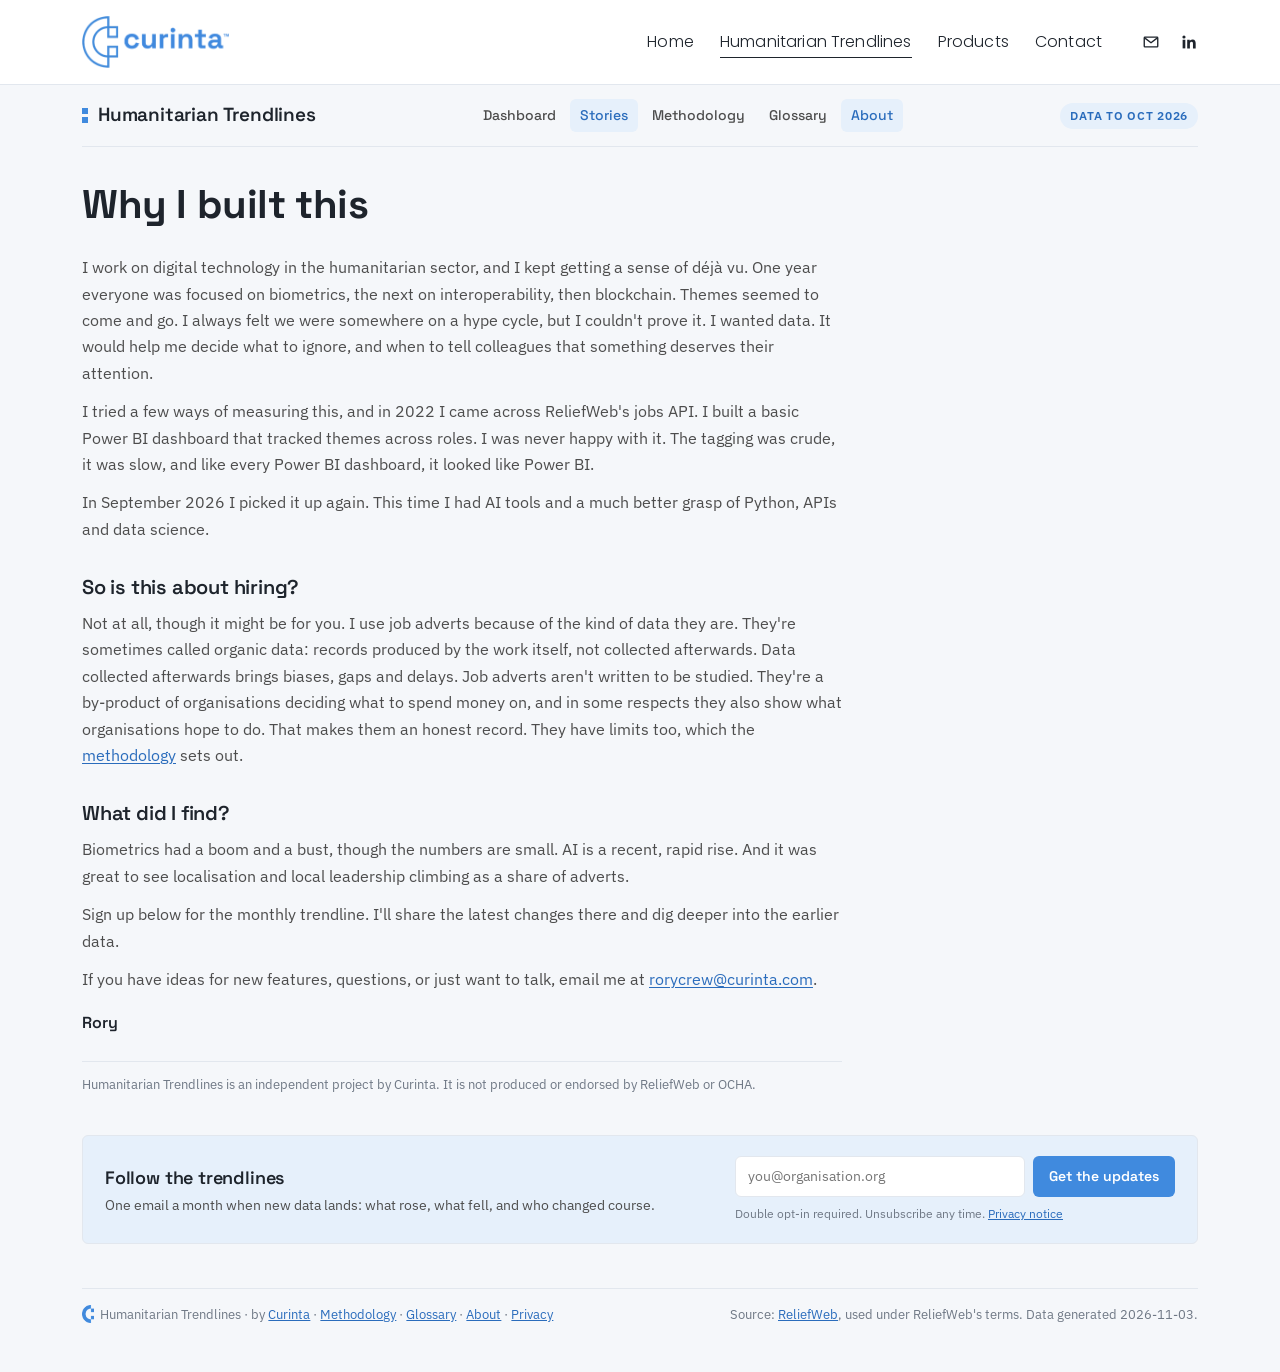
<file: docs/about.html>
<!doctype html>
<html lang="en">
<head>
<meta charset="utf-8">
<meta name="viewport" content="width=device-width,initial-scale=1,viewport-fit=cover">
<link rel="icon" type="image/png" href="[data-uri]">
<title>About · Humanitarian Trendlines</title>
<meta name="description" content="Why Humanitarian Trendlines exists: using ReliefWeb job adverts as an honest record of what the humanitarian sector sets out to do.">
<link rel="canonical" href="https://trendlines.curinta.com/about">
<meta property="og:type" content="article">
<meta property="og:site_name" content="Curinta">
<meta property="og:url" content="https://trendlines.curinta.com/about">
<meta property="og:title" content="About · Humanitarian Trendlines">
<meta property="og:description" content="Why Humanitarian Trendlines exists: using ReliefWeb job adverts as an honest record of what the humanitarian sector sets out to do.">
<meta property="og:image" content="https://trendlines.curinta.com/og-image.png?v=20261103-97c16b">
<meta property="og:image:width" content="1200">
<meta property="og:image:height" content="627">
<link rel="preconnect" href="https://fonts.googleapis.com">
<link rel="preconnect" href="https://fonts.gstatic.com" crossorigin>
<link rel="stylesheet" href="https://fonts.googleapis.com/css2?family=Space+Grotesk:wght@400;500;600;700&family=IBM+Plex+Sans:wght@400;500;600&family=Poppins:wght@300;400&display=swap">
<link rel="stylesheet" href="site.css">
</head>
<body>
<!-- Generated by pages.py on 2026-11-03. Edit pages.py, not this file. -->
<header class="site" id="site">
  <div class="site-in">
    <a class="site-logo" href="https://www.curinta.com/"><img src="curinta-logo.png" alt="Curinta" width="317" height="112"></a>
    <button class="site-burger" type="button" aria-label="Menu" aria-expanded="false" aria-controls="siteMenu"><svg viewBox="0 0 24 24" fill="none" stroke="currentColor" stroke-width="1.6" stroke-linecap="round" aria-hidden="true"><path d="M4 7h16M4 12h16M4 17h16"/></svg></button>
    <div class="site-menu" id="siteMenu">
      <ul class="site-nav">
        <li><a href="https://www.curinta.com/">Home</a></li>
        <li><a href="https://trendlines.curinta.com/" aria-current="page">Humanitarian Trendlines</a></li>
        <li class="site-dd"><button type="button" aria-haspopup="true" aria-expanded="false">Products</button>
          <ul class="site-dd-menu"><li><a href="https://www.curinta.com/consultancy-services">Consultancy services</a></li></ul></li>
        <li><a href="https://www.curinta.com/contact">Contact</a></li>
      </ul>
      <div class="site-social">
        <a href="mailto:rorycrew@curinta.com" aria-label="Email Curinta"><svg viewBox="0 0 24 24" fill="none" stroke="currentColor" stroke-width="1.8" stroke-linejoin="round" aria-hidden="true"><rect x="3" y="5.5" width="18" height="13" rx="1"/><path d="M3.5 6.5 12 13l8.5-6.5"/></svg></a>
        <a href="https://www.linkedin.com/company/curinta" aria-label="Curinta on LinkedIn" target="_blank" rel="noopener"><svg viewBox="0 0 24 24" fill="currentColor" aria-hidden="true"><rect x="3.5" y="9" width="3.6" height="11.5"/><circle cx="5.3" cy="5.3" r="2.1"/><path d="M9.6 9h3.4v1.6c.5-.9 1.7-1.9 3.6-1.9 3.6 0 4.3 2.3 4.3 5.4v6.4h-3.6v-5.7c0-1.4 0-3.1-1.9-3.1s-2.2 1.5-2.2 3v5.8H9.6z"/></svg></a>
      </div>
    </div>
  </div>
</header>

<div class="wrap">
  <header class="brand">
    <a class="prod" href="index.html"><span class="pix" aria-hidden="true"></span>Humanitarian Trendlines</a>
    <nav aria-label="Trendlines pages"><a href="index.html">Dashboard</a><a href="where-the-cuts-bit.html" class="nav-hl">Stories</a><a href="methodology.html">Methodology</a><a href="glossary.html">Glossary</a><a href="about.html" aria-current="page">About</a></nav>
    <span class="stamp">Data to Oct 2026</span>
  </header>

  <div class="page-hero">
    <h1>Why I built this</h1>
  </div>
  <article class="prose about">
<p>I work on digital technology in the humanitarian sector, and I kept getting a sense of déjà vu. One year everyone was focused on biometrics, the next on interoperability, then blockchain. Themes seemed to come and go. I always felt we were somewhere on a hype cycle, but I couldn't prove it. I wanted data. It would help me decide what to ignore, and when to tell colleagues that something deserves their attention.</p>
<p>I tried a few ways of measuring this, and in 2022 I came across ReliefWeb's jobs API. I built a basic Power BI dashboard that tracked themes across roles. I was never happy with it. The tagging was crude, it was slow, and like every Power BI dashboard, it looked like Power BI.</p>
<p>In September 2026 I picked it up again. This time I had AI tools and a much better grasp of Python, APIs and data science.</p>
<h2>So is this about hiring?</h2>
<p>Not at all, though it might be for you. I use job adverts because of the kind of data they are. They're sometimes called organic data: records produced by the work itself, not collected afterwards. Data collected afterwards brings biases, gaps and delays. Job adverts aren't written to be studied. They're a by-product of organisations deciding what to spend money on, and in some respects they also show what organisations hope to do. That makes them an honest record. They have limits too, which the <a href="methodology.html">methodology</a> sets out.</p>
<h2>What did I find?</h2>
<p>Biometrics had a boom and a bust, though the numbers are small. AI is a recent, rapid rise. And it was great to see localisation and local leadership climbing as a share of adverts.</p>
<p>Sign up below for the monthly trendline. I'll share the latest changes there and dig deeper into the earlier data.</p>
<p>If you have ideas for new features, questions, or just want to talk, email me at <a href="mailto:rorycrew@curinta.com">rorycrew@curinta.com</a>.</p>
<p class="sig">Rory</p>
<p class="indep">Humanitarian Trendlines is an independent project by Curinta. It is not produced or endorsed by ReliefWeb or OCHA.</p>
  </article>
  <aside class="signup" aria-labelledby="suTitle2">
    <div><h3 id="suTitle2">Follow the trendlines</h3><p>One email a month when new data lands: what rose, what fell, and who changed course.</p></div>
    <div>
      <form class="signup-form" novalidate>
        <label class="sr-only" for="suEmail2">Email address</label>
        <input id="suEmail2" type="email" name="email" placeholder="you@organisation.org" autocomplete="email" required>
        <input class="hp" type="text" name="website" tabindex="-1" autocomplete="off" aria-hidden="true">
        <button type="submit">Get the updates</button>
      </form>
      <p class="fine">Double opt-in required. Unsubscribe any time. <a href="https://www.curinta.com/privacy">Privacy notice</a></p>
      <p class="msg" role="status" aria-live="polite"></p>
    </div>
  </aside>

  <footer class="colophon">
    <span><img src="[data-uri]" alt="">Humanitarian Trendlines · by <a href="https://www.curinta.com/">Curinta</a> · <a href="methodology.html">Methodology</a> · <a href="glossary.html">Glossary</a> · <a href="about.html">About</a> · <a href="https://www.curinta.com/privacy">Privacy</a></span>
    <span>Source: <a href="https://reliefweb.int/jobs">ReliefWeb</a>, used under ReliefWeb's terms. Data generated 2026-11-03.</span>
  </footer>
</div>
<script>
(function(){
  var site=document.getElementById("site"); if(!site) return;
  var burger=site.querySelector(".site-burger");
  burger.addEventListener("click",function(){var o=site.classList.toggle("open");burger.setAttribute("aria-expanded",o?"true":"false");});
  var dd=site.querySelector(".site-dd"), ddb=dd.querySelector("button");
  ddb.addEventListener("click",function(e){e.stopPropagation();var o=dd.classList.toggle("open");ddb.setAttribute("aria-expanded",o?"true":"false");});
  document.addEventListener("click",function(e){if(!dd.contains(e.target)){dd.classList.remove("open");ddb.setAttribute("aria-expanded","false");}});
  document.addEventListener("keydown",function(e){if(e.key==="Escape"){dd.classList.remove("open");site.classList.remove("open");burger.setAttribute("aria-expanded","false");}});
})();
</script>
<script>
(function(){
  var URL="https://assets.mailerlite.com/jsonp/2721455/forms/201630916907369586/subscribe";
  var OK="Nearly done: check your inbox and click the link to confirm. If it isn't there in a few minutes, look in spam or promotions.";
  document.querySelectorAll(".signup-form").forEach(function(f){
    var box=f.parentNode, msg=box.querySelector(".msg"), btn=f.querySelector("button"), em=f.querySelector("input[type=email]");
    function show(t,ok){msg.textContent=t;msg.className="msg "+(ok?"ok":"err");}
    f.addEventListener("submit",function(e){
      e.preventDefault();
      if(f.website && f.website.value) return;
      var v=em.value.trim();
      if(!/^[^\s@]+@[^\s@]+\.[^\s@]+$/.test(v)){show("Please enter a valid email address.",false);em.focus();return;}
      var label=btn.textContent; btn.disabled=true; btn.textContent="Sending…"; show("",true);
      var body=new URLSearchParams();
      body.append("fields[email]",v); body.append("ml-submit","1"); body.append("anticsrf","true");
      fetch(URL,{method:"POST",body:body,headers:{"Accept":"application/json"}})
        .then(function(r){return r.json();})
        .then(function(d){
          if(d && d.success){f.hidden=true;var fp=box.querySelector(".fine");if(fp)fp.hidden=true;show(OK,true);return;}
          var m=d && d.errors && d.errors.fields && d.errors.fields.email && d.errors.fields.email[0];
          show(m||"Something went wrong. Please try again.",false);
        })
        .catch(function(){show("Couldn't reach the signup service. Please try again, or email rorycrew@curinta.com.",false);})
        .then(function(){btn.disabled=false;btn.textContent=label;});
    });
  });
})();
</script>
</body>
</html>
</file>
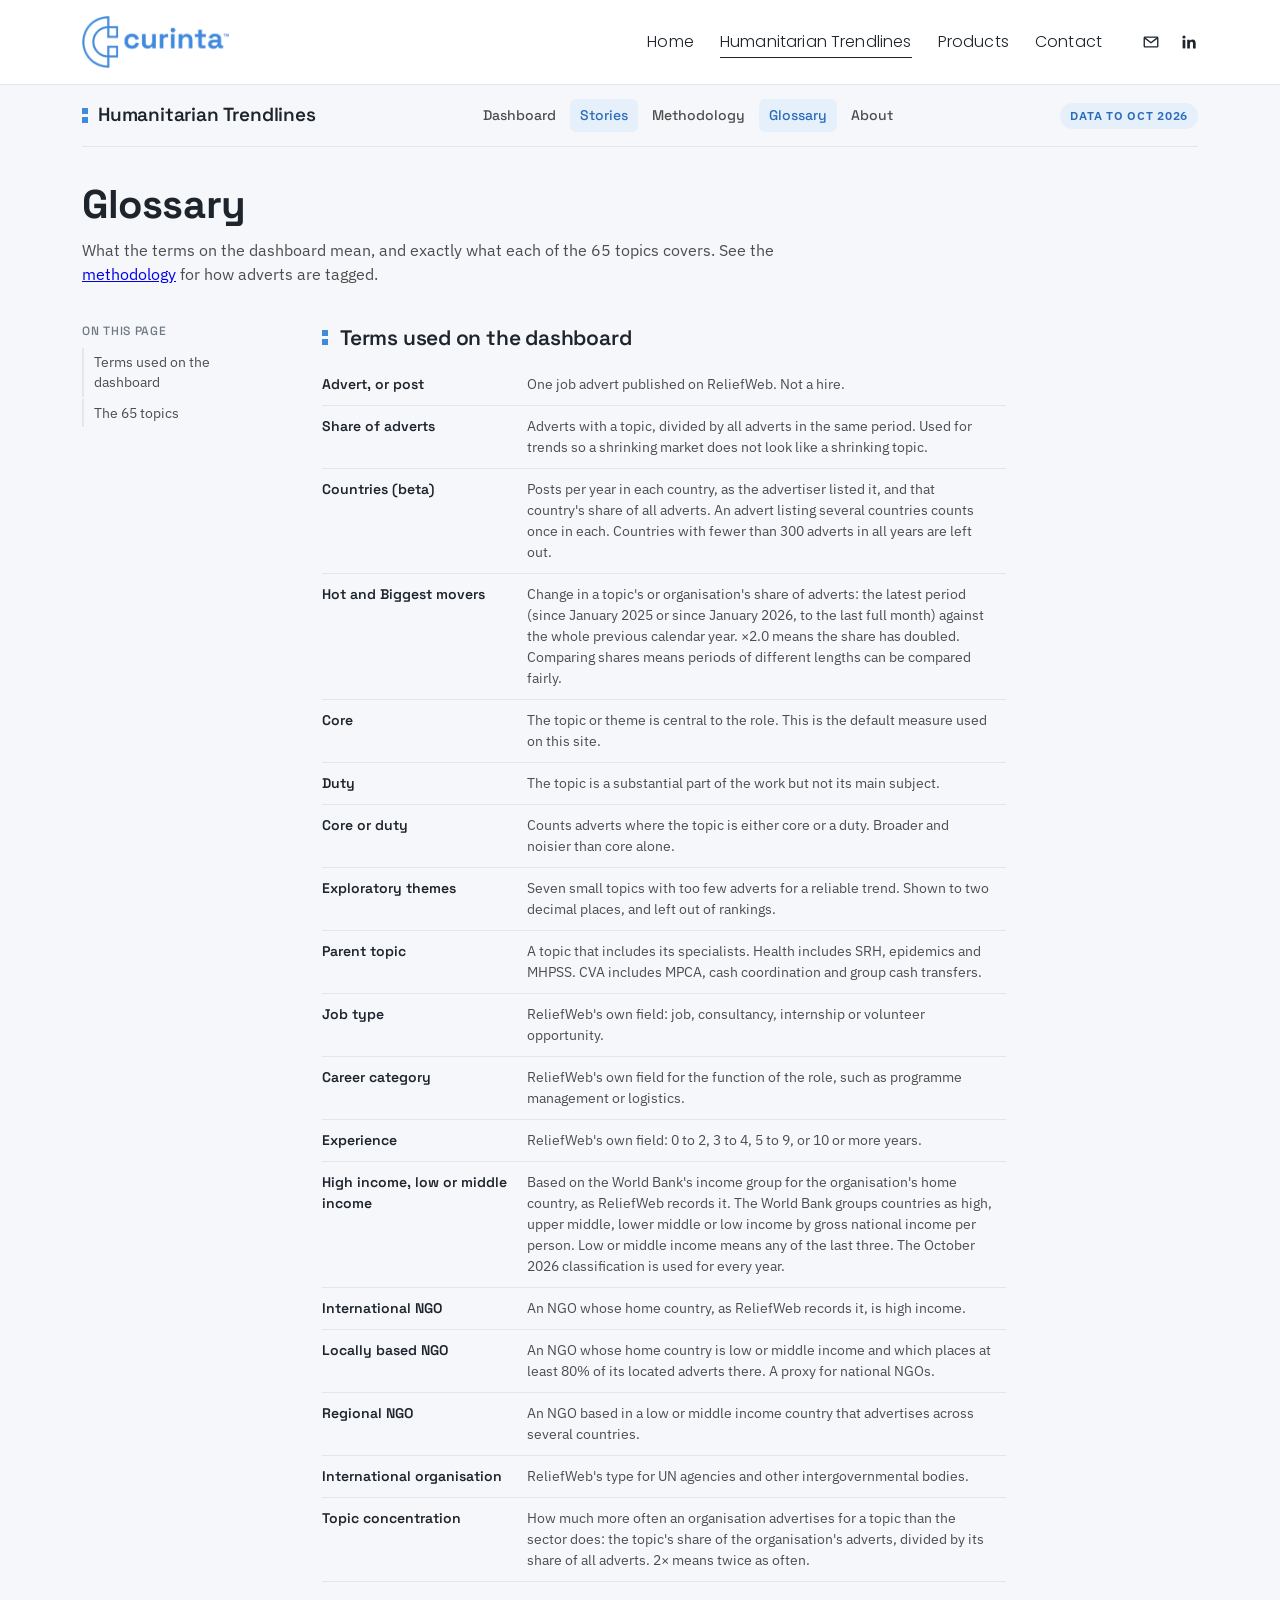
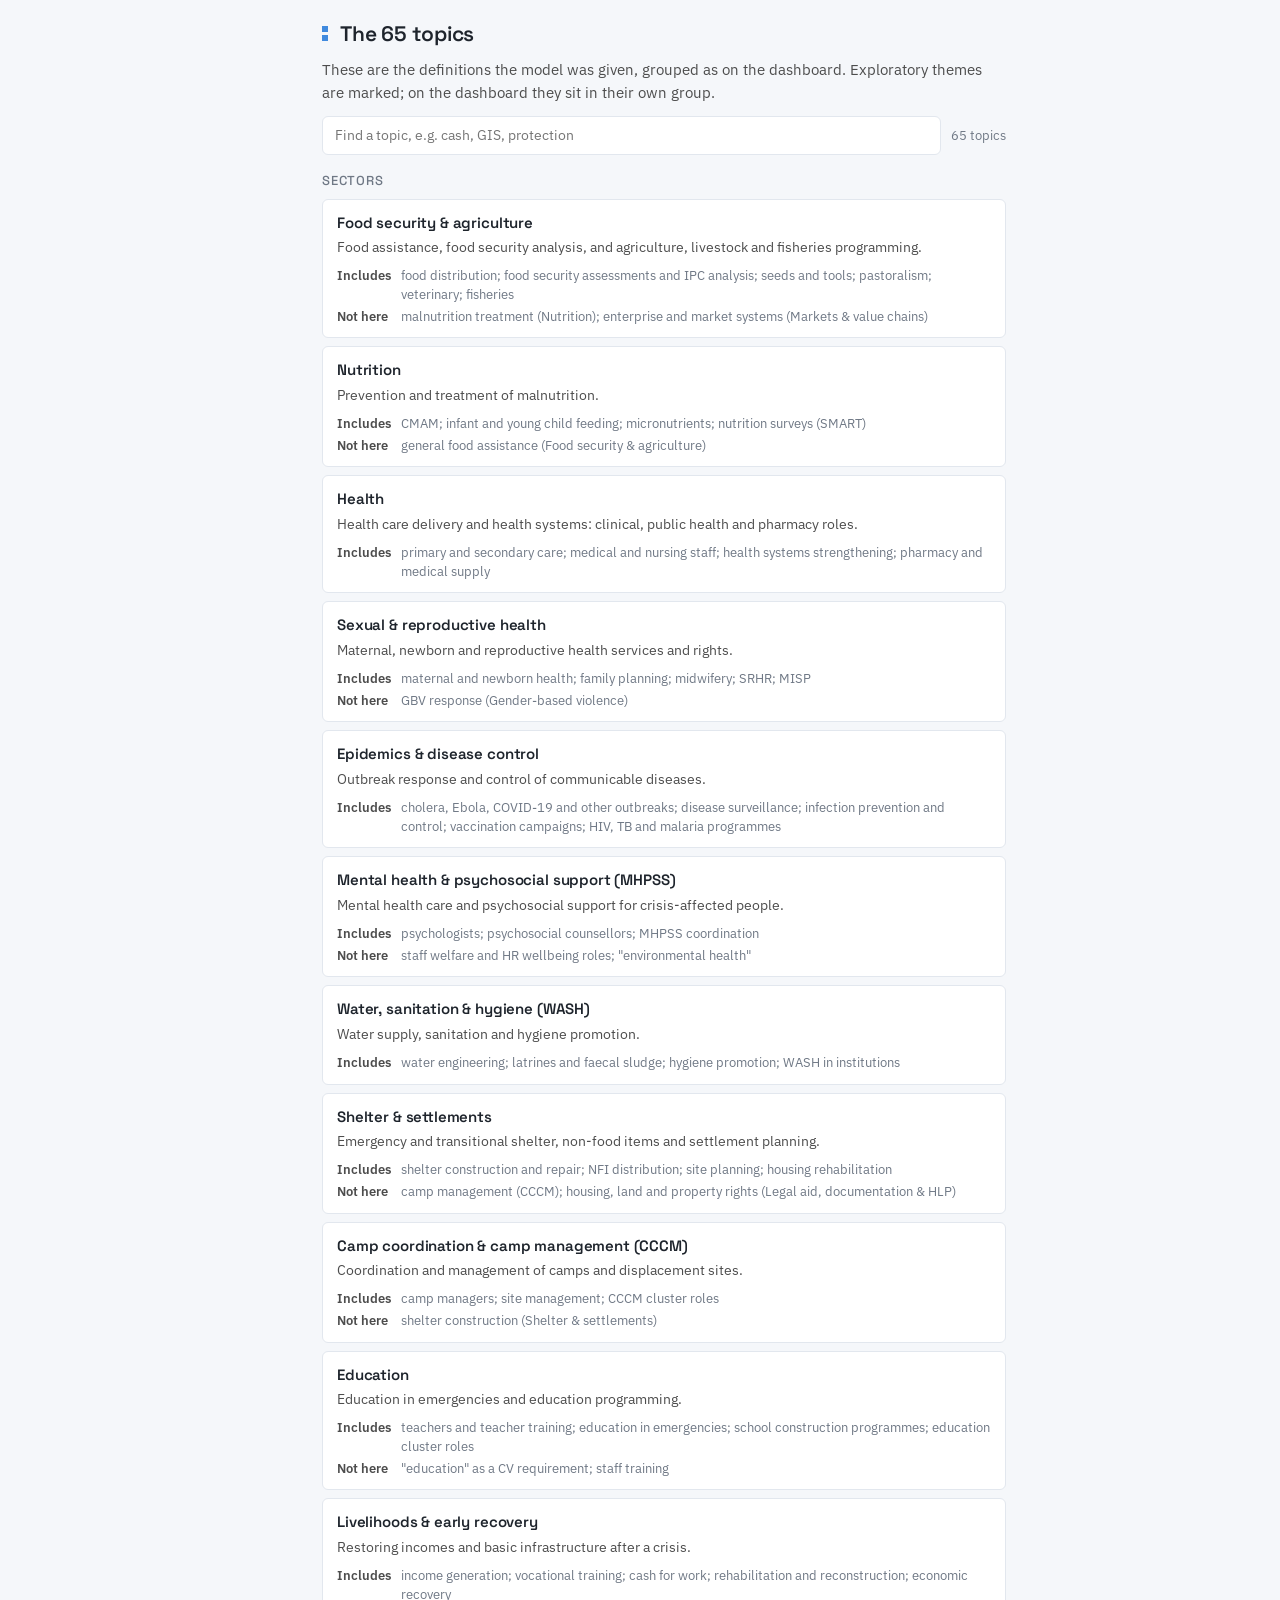
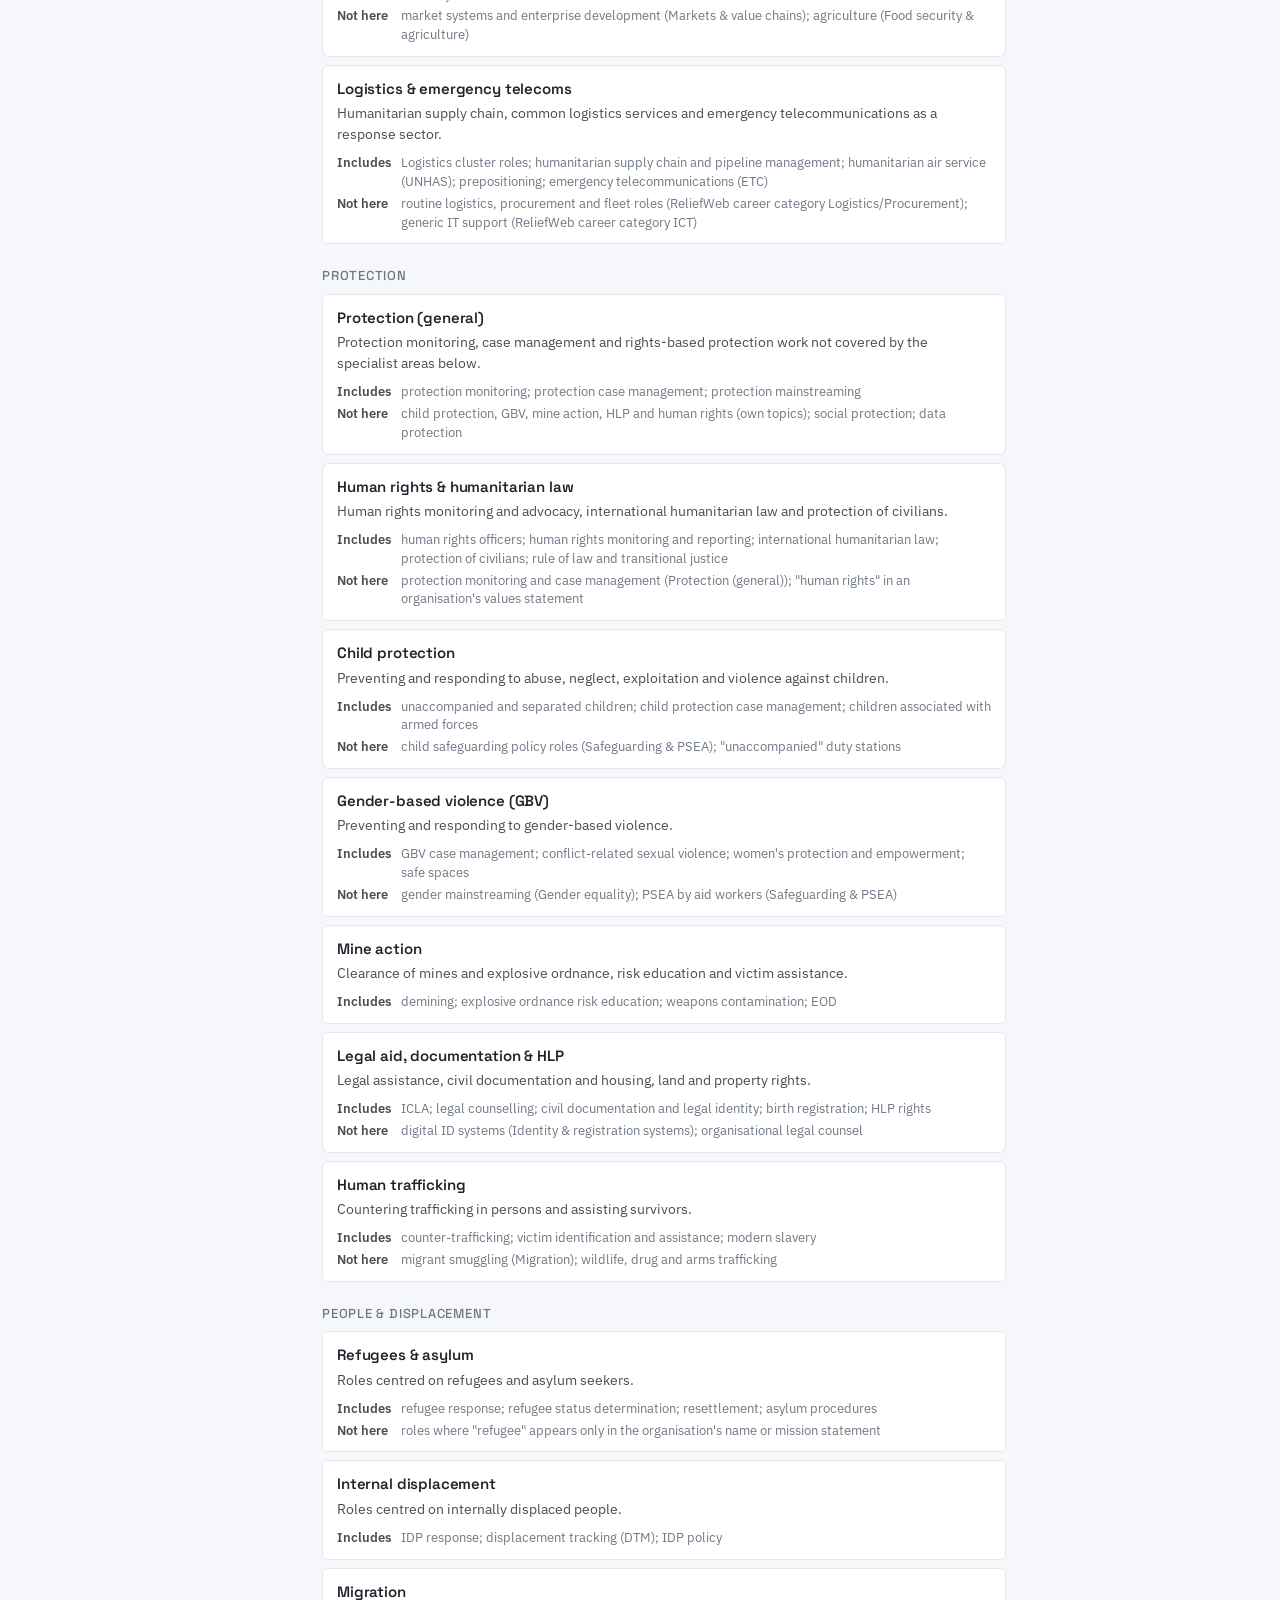
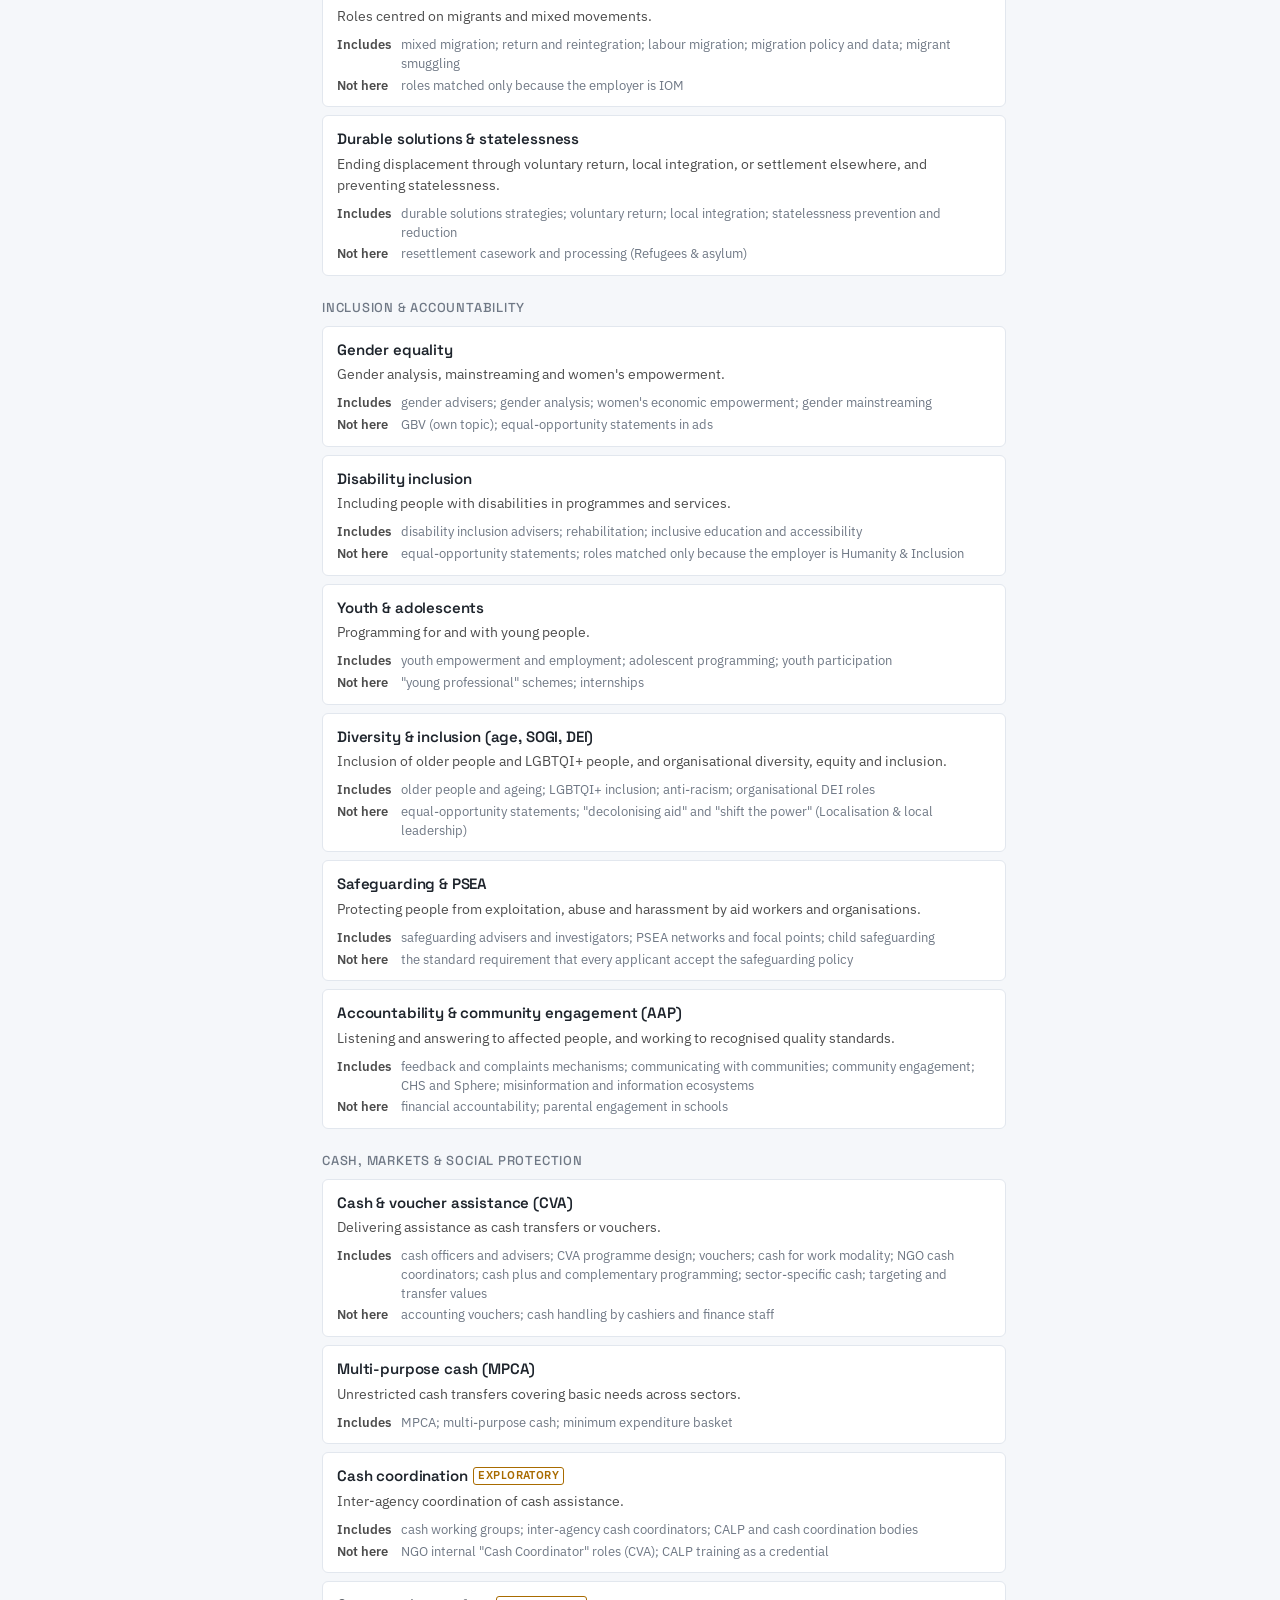
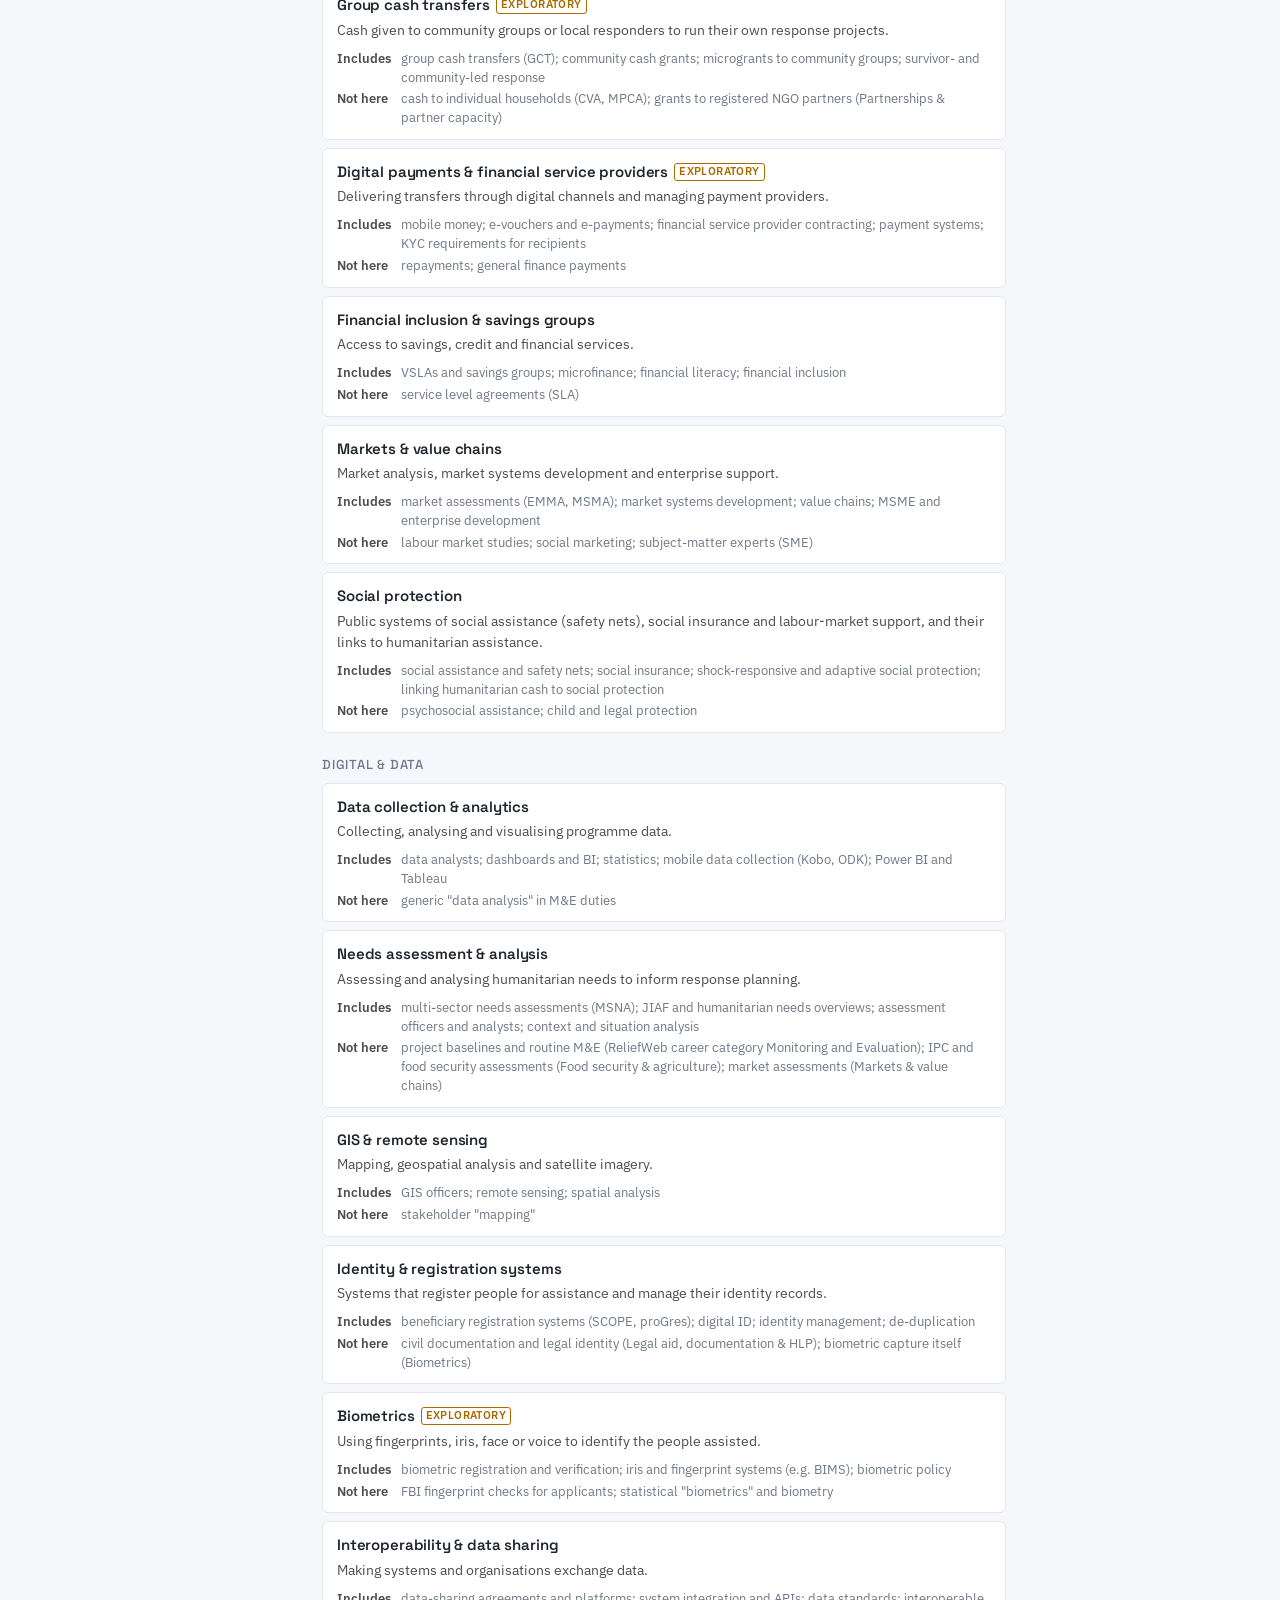
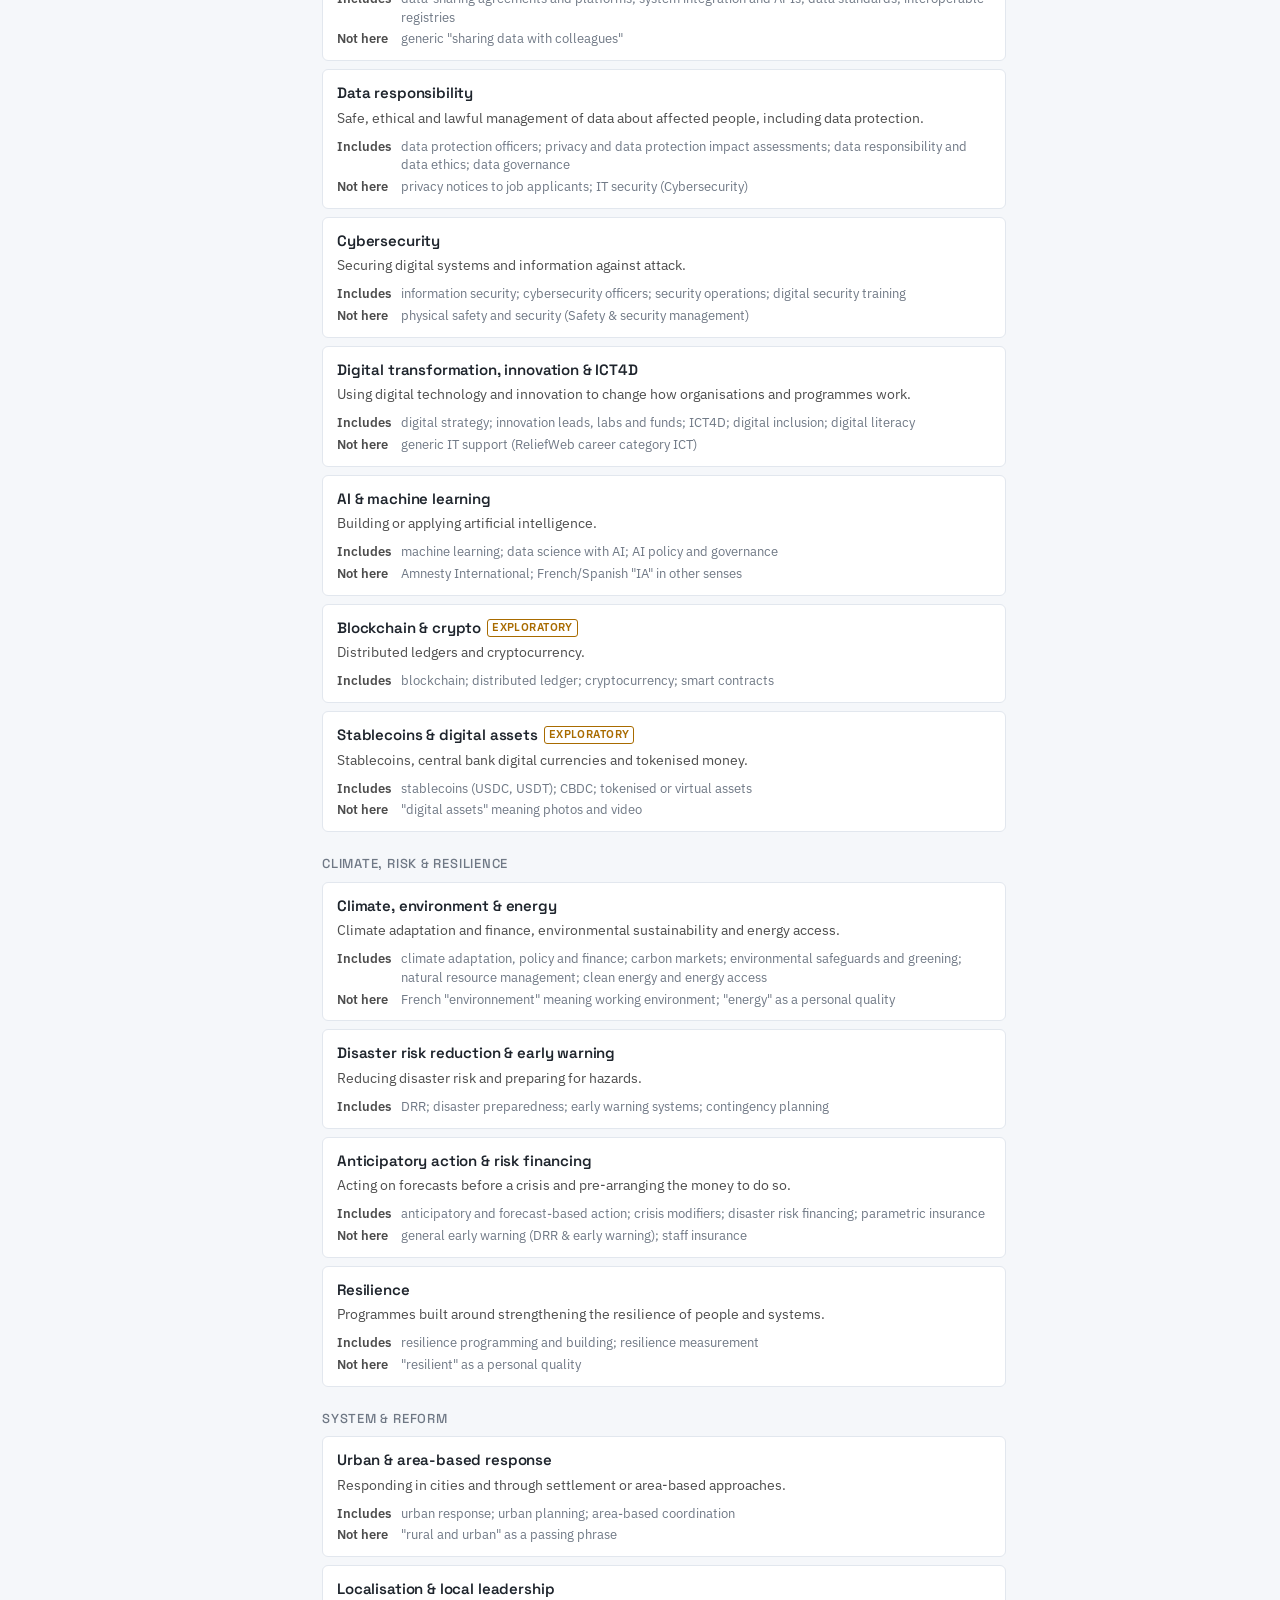
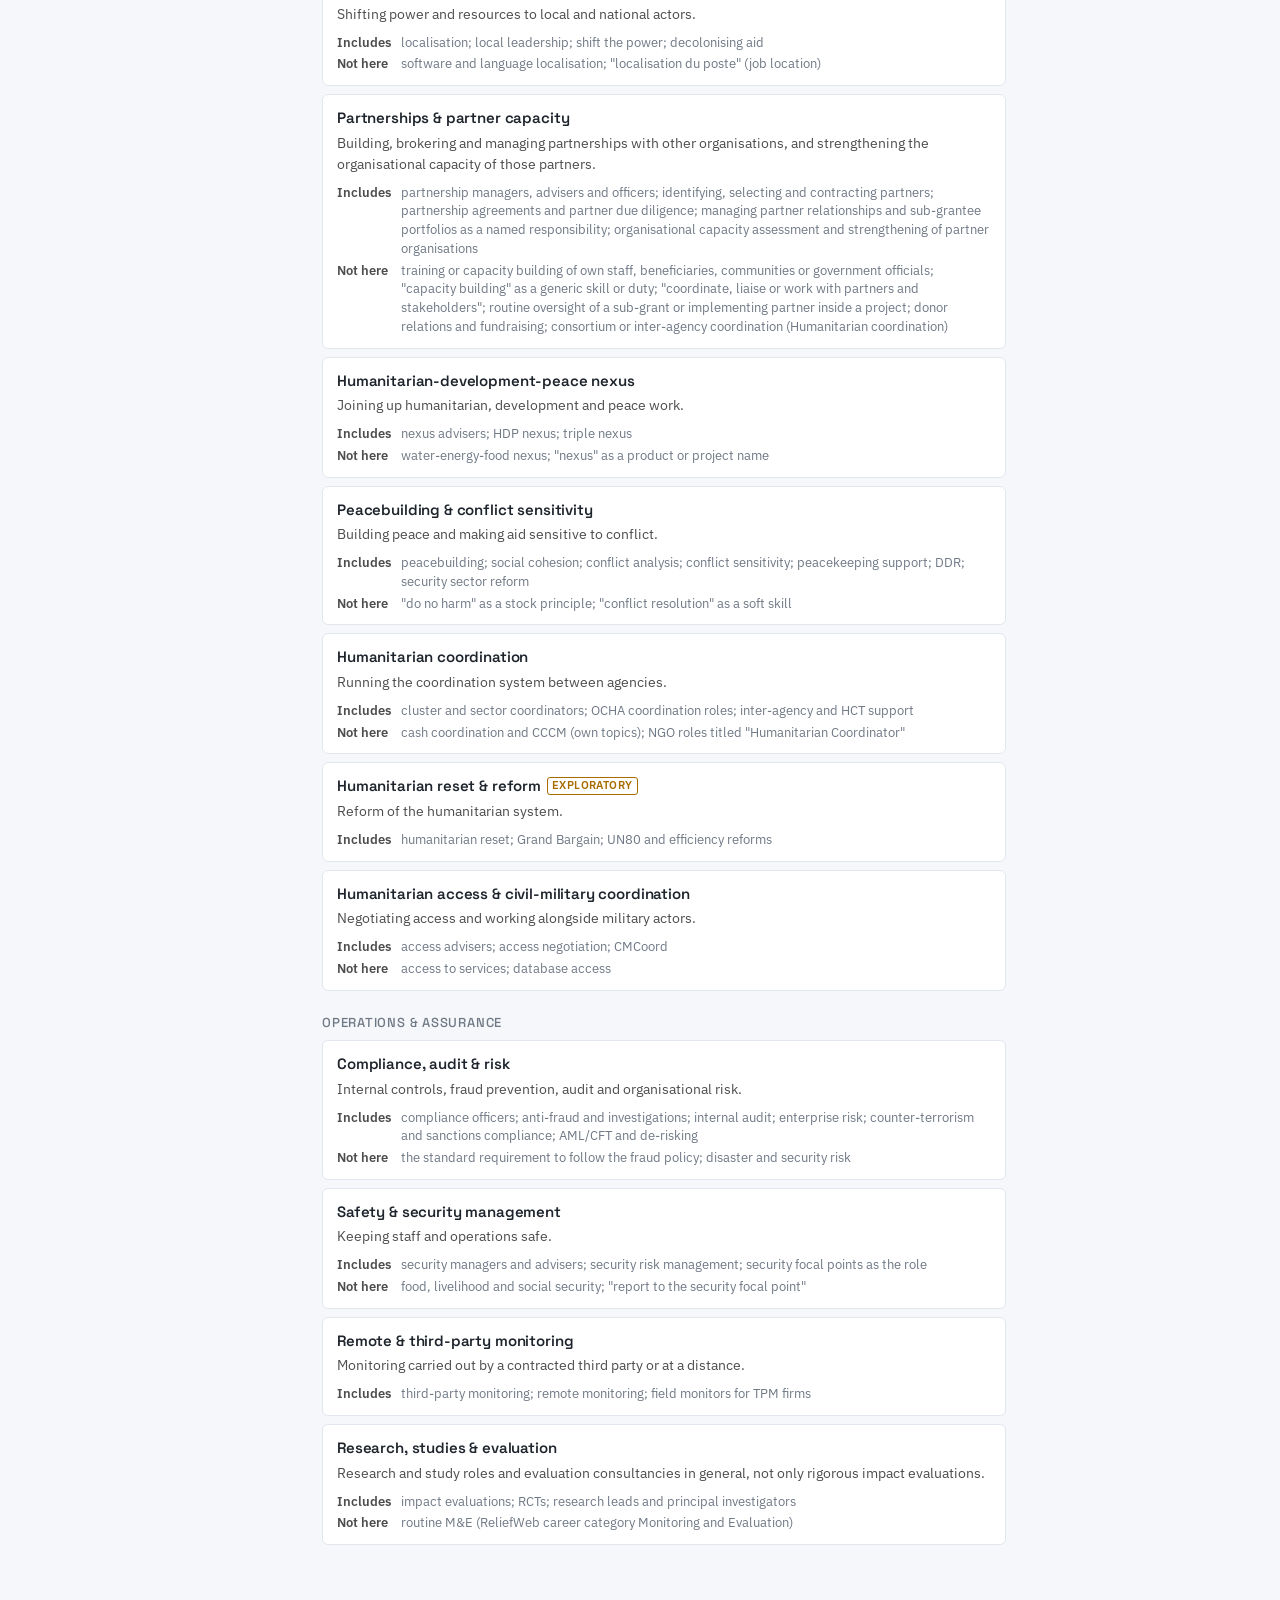
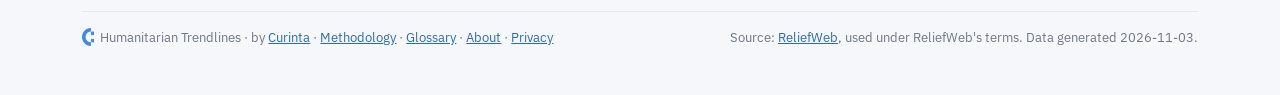
<file: docs/glossary.html>
<!doctype html>
<html lang="en">
<head>
<meta charset="utf-8">
<meta name="viewport" content="width=device-width,initial-scale=1,viewport-fit=cover">
<link rel="icon" type="image/png" href="[data-uri]">
<title>Glossary · Humanitarian Trendlines</title>
<meta name="description" content="Definitions for Humanitarian Trendlines: dashboard terms and the 65 topics used to tag ReliefWeb job adverts.">
<link rel="canonical" href="https://trendlines.curinta.com/glossary">
<meta property="og:type" content="article">
<meta property="og:site_name" content="Curinta">
<meta property="og:url" content="https://trendlines.curinta.com/glossary">
<meta property="og:title" content="Glossary · Humanitarian Trendlines">
<meta property="og:description" content="Definitions for Humanitarian Trendlines: dashboard terms and the 65 topics used to tag ReliefWeb job adverts.">
<meta property="og:image" content="https://trendlines.curinta.com/og-image.png?v=20261103-97c16b">
<meta property="og:image:width" content="1200">
<meta property="og:image:height" content="627">
<link rel="preconnect" href="https://fonts.googleapis.com">
<link rel="preconnect" href="https://fonts.gstatic.com" crossorigin>
<link rel="stylesheet" href="https://fonts.googleapis.com/css2?family=Space+Grotesk:wght@400;500;600;700&family=IBM+Plex+Sans:wght@400;500;600&family=Poppins:wght@300;400&display=swap">
<link rel="stylesheet" href="site.css">
</head>
<body>
<!-- Generated by pages.py on 2026-11-03. Edit pages.py, not this file. -->
<header class="site" id="site">
  <div class="site-in">
    <a class="site-logo" href="https://www.curinta.com/"><img src="curinta-logo.png" alt="Curinta" width="317" height="112"></a>
    <button class="site-burger" type="button" aria-label="Menu" aria-expanded="false" aria-controls="siteMenu"><svg viewBox="0 0 24 24" fill="none" stroke="currentColor" stroke-width="1.6" stroke-linecap="round" aria-hidden="true"><path d="M4 7h16M4 12h16M4 17h16"/></svg></button>
    <div class="site-menu" id="siteMenu">
      <ul class="site-nav">
        <li><a href="https://www.curinta.com/">Home</a></li>
        <li><a href="https://trendlines.curinta.com/" aria-current="page">Humanitarian Trendlines</a></li>
        <li class="site-dd"><button type="button" aria-haspopup="true" aria-expanded="false">Products</button>
          <ul class="site-dd-menu"><li><a href="https://www.curinta.com/consultancy-services">Consultancy services</a></li></ul></li>
        <li><a href="https://www.curinta.com/contact">Contact</a></li>
      </ul>
      <div class="site-social">
        <a href="mailto:rorycrew@curinta.com" aria-label="Email Curinta"><svg viewBox="0 0 24 24" fill="none" stroke="currentColor" stroke-width="1.8" stroke-linejoin="round" aria-hidden="true"><rect x="3" y="5.5" width="18" height="13" rx="1"/><path d="M3.5 6.5 12 13l8.5-6.5"/></svg></a>
        <a href="https://www.linkedin.com/company/curinta" aria-label="Curinta on LinkedIn" target="_blank" rel="noopener"><svg viewBox="0 0 24 24" fill="currentColor" aria-hidden="true"><rect x="3.5" y="9" width="3.6" height="11.5"/><circle cx="5.3" cy="5.3" r="2.1"/><path d="M9.6 9h3.4v1.6c.5-.9 1.7-1.9 3.6-1.9 3.6 0 4.3 2.3 4.3 5.4v6.4h-3.6v-5.7c0-1.4 0-3.1-1.9-3.1s-2.2 1.5-2.2 3v5.8H9.6z"/></svg></a>
      </div>
    </div>
  </div>
</header>

<div class="wrap">
  <header class="brand">
    <a class="prod" href="index.html"><span class="pix" aria-hidden="true"></span>Humanitarian Trendlines</a>
    <nav aria-label="Trendlines pages"><a href="index.html">Dashboard</a><a href="where-the-cuts-bit.html" class="nav-hl">Stories</a><a href="methodology.html">Methodology</a><a href="glossary.html" aria-current="page">Glossary</a><a href="about.html">About</a></nav>
    <span class="stamp">Data to Oct 2026</span>
  </header>

  <div class="page-hero">
    <h1>Glossary</h1>
    <p>What the terms on the dashboard mean, and exactly what each of the 65 topics covers. See the <a href="methodology.html">methodology</a> for how adverts are tagged.</p>
  </div>
  <div class="doc">
    <nav class="toc" aria-label="On this page"><b>On this page</b><ol><li><a href="#terms">Terms used on the dashboard</a></li><li><a href="#topics">The 65 topics</a></li></ol></nav>
    <article class="prose">
<section id="terms"><h2><span class="pix" aria-hidden="true"></span>Terms used on the dashboard</h2><table class="terms"><tbody><tr><th scope="row">Advert, or post</th><td>One job advert published on ReliefWeb. Not a hire.</td></tr><tr><th scope="row">Share of adverts</th><td>Adverts with a topic, divided by all adverts in the same period. Used for trends so a shrinking market does not look like a shrinking topic.</td></tr><tr><th scope="row">Countries (beta)</th><td>Posts per year in each country, as the advertiser listed it, and that country&#x27;s share of all adverts. An advert listing several countries counts once in each. Countries with fewer than 300 adverts in all years are left out.</td></tr><tr><th scope="row">Hot and Biggest movers</th><td>Change in a topic&#x27;s or organisation&#x27;s share of adverts: the latest period (since January 2025 or since January 2026, to the last full month) against the whole previous calendar year. ×2.0 means the share has doubled. Comparing shares means periods of different lengths can be compared fairly.</td></tr><tr><th scope="row">Core</th><td>The topic or theme is central to the role. This is the default measure used on this site.</td></tr><tr><th scope="row">Duty</th><td>The topic is a substantial part of the work but not its main subject.</td></tr><tr><th scope="row">Core or duty</th><td>Counts adverts where the topic is either core or a duty. Broader and noisier than core alone.</td></tr><tr><th scope="row">Exploratory themes</th><td>Seven small topics with too few adverts for a reliable trend. Shown to two decimal places, and left out of rankings.</td></tr><tr><th scope="row">Parent topic</th><td>A topic that includes its specialists. Health includes SRH, epidemics and MHPSS. CVA includes MPCA, cash coordination and group cash transfers.</td></tr><tr><th scope="row">Job type</th><td>ReliefWeb&#x27;s own field: job, consultancy, internship or volunteer opportunity.</td></tr><tr><th scope="row">Career category</th><td>ReliefWeb&#x27;s own field for the function of the role, such as programme management or logistics.</td></tr><tr><th scope="row">Experience</th><td>ReliefWeb&#x27;s own field: 0 to 2, 3 to 4, 5 to 9, or 10 or more years.</td></tr><tr><th scope="row">High income, low or middle income</th><td>Based on the World Bank&#x27;s income group for the organisation&#x27;s home country, as ReliefWeb records it. The World Bank groups countries as high, upper middle, lower middle or low income by gross national income per person. Low or middle income means any of the last three. The October 2026 classification is used for every year.</td></tr><tr><th scope="row">International NGO</th><td>An NGO whose home country, as ReliefWeb records it, is high income.</td></tr><tr><th scope="row">Locally based NGO</th><td>An NGO whose home country is low or middle income and which places at least 80% of its located adverts there. A proxy for national NGOs.</td></tr><tr><th scope="row">Regional NGO</th><td>An NGO based in a low or middle income country that advertises across several countries.</td></tr><tr><th scope="row">International organisation</th><td>ReliefWeb&#x27;s type for UN agencies and other intergovernmental bodies.</td></tr><tr><th scope="row">Topic concentration</th><td>How much more often an organisation advertises for a topic than the sector does: the topic&#x27;s share of the organisation&#x27;s adverts, divided by its share of all adverts. 2× means twice as often.</td></tr></tbody></table></section><section id="topics"><h2><span class="pix" aria-hidden="true"></span>The 65 topics</h2>
<p>These are the definitions the model was given, grouped as on the dashboard. Exploratory themes are marked; on the dashboard they sit in their own group.</p>
<div class="gsearch"><input type="search" id="tq" placeholder="Find a topic, e.g. cash, GIS, protection" aria-label="Filter topics"><small id="tcount">65 topics</small></div>
<div id="tlist"><div class="tgroup"><h3>Sectors</h3><div class="topic" data-q="food security &amp; agriculture food security &amp; agriculture food assistance, food security analysis, and agriculture, livestock and fisheries programming. food distribution; food security assessments and ipc analysis; seeds and tools; pastoralism; veterinary; fisheries malnutrition treatment (nutrition); enterprise and market systems (markets &amp; value chains) sectors"><h4>Food security &amp; agriculture</h4><p>Food assistance, food security analysis, and agriculture, livestock and fisheries programming.</p><dl><dt>Includes</dt><dd>food distribution; food security assessments and IPC analysis; seeds and tools; pastoralism; veterinary; fisheries</dd><dt>Not here</dt><dd>malnutrition treatment (Nutrition); enterprise and market systems (Markets &amp; value chains)</dd></dl></div><div class="topic" data-q="nutrition nutrition prevention and treatment of malnutrition. cmam; infant and young child feeding; micronutrients; nutrition surveys (smart) general food assistance (food security &amp; agriculture) sectors"><h4>Nutrition</h4><p>Prevention and treatment of malnutrition.</p><dl><dt>Includes</dt><dd>CMAM; infant and young child feeding; micronutrients; nutrition surveys (SMART)</dd><dt>Not here</dt><dd>general food assistance (Food security &amp; agriculture)</dd></dl></div><div class="topic" data-q="health health health care delivery and health systems: clinical, public health and pharmacy roles. primary and secondary care; medical and nursing staff; health systems strengthening; pharmacy and medical supply  sectors"><h4>Health</h4><p>Health care delivery and health systems: clinical, public health and pharmacy roles.</p><dl><dt>Includes</dt><dd>primary and secondary care; medical and nursing staff; health systems strengthening; pharmacy and medical supply</dd></dl></div><div class="topic" data-q="sexual &amp; reproductive health sexual &amp; reproductive health maternal, newborn and reproductive health services and rights. maternal and newborn health; family planning; midwifery; srhr; misp gbv response (gender-based violence) sectors"><h4>Sexual &amp; reproductive health</h4><p>Maternal, newborn and reproductive health services and rights.</p><dl><dt>Includes</dt><dd>maternal and newborn health; family planning; midwifery; SRHR; MISP</dd><dt>Not here</dt><dd>GBV response (Gender-based violence)</dd></dl></div><div class="topic" data-q="epidemics &amp; disease control epidemics &amp; disease control outbreak response and control of communicable diseases. cholera, ebola, covid-19 and other outbreaks; disease surveillance; infection prevention and control; vaccination campaigns; hiv, tb and malaria programmes  sectors"><h4>Epidemics &amp; disease control</h4><p>Outbreak response and control of communicable diseases.</p><dl><dt>Includes</dt><dd>cholera, Ebola, COVID-19 and other outbreaks; disease surveillance; infection prevention and control; vaccination campaigns; HIV, TB and malaria programmes</dd></dl></div><div class="topic" data-q="mental health &amp; psychosocial support (mhpss) mental health &amp; psychosocial support (mhpss) mental health care and psychosocial support for crisis-affected people. psychologists; psychosocial counsellors; mhpss coordination staff welfare and hr wellbeing roles; &quot;environmental health&quot; sectors"><h4>Mental health &amp; psychosocial support (MHPSS)</h4><p>Mental health care and psychosocial support for crisis-affected people.</p><dl><dt>Includes</dt><dd>psychologists; psychosocial counsellors; MHPSS coordination</dd><dt>Not here</dt><dd>staff welfare and HR wellbeing roles; &quot;environmental health&quot;</dd></dl></div><div class="topic" data-q="water, sanitation &amp; hygiene (wash) water, sanitation &amp; hygiene (wash) water supply, sanitation and hygiene promotion. water engineering; latrines and faecal sludge; hygiene promotion; wash in institutions  sectors"><h4>Water, sanitation &amp; hygiene (WASH)</h4><p>Water supply, sanitation and hygiene promotion.</p><dl><dt>Includes</dt><dd>water engineering; latrines and faecal sludge; hygiene promotion; WASH in institutions</dd></dl></div><div class="topic" data-q="shelter &amp; settlements shelter &amp; settlements emergency and transitional shelter, non-food items and settlement planning. shelter construction and repair; nfi distribution; site planning; housing rehabilitation camp management (cccm); housing, land and property rights (legal aid, documentation &amp; hlp) sectors"><h4>Shelter &amp; settlements</h4><p>Emergency and transitional shelter, non-food items and settlement planning.</p><dl><dt>Includes</dt><dd>shelter construction and repair; NFI distribution; site planning; housing rehabilitation</dd><dt>Not here</dt><dd>camp management (CCCM); housing, land and property rights (Legal aid, documentation &amp; HLP)</dd></dl></div><div class="topic" data-q="camp coordination &amp; camp management (cccm) camp coordination &amp; camp management (cccm) coordination and management of camps and displacement sites. camp managers; site management; cccm cluster roles shelter construction (shelter &amp; settlements) sectors"><h4>Camp coordination &amp; camp management (CCCM)</h4><p>Coordination and management of camps and displacement sites.</p><dl><dt>Includes</dt><dd>camp managers; site management; CCCM cluster roles</dd><dt>Not here</dt><dd>shelter construction (Shelter &amp; settlements)</dd></dl></div><div class="topic" data-q="education education education in emergencies and education programming. teachers and teacher training; education in emergencies; school construction programmes; education cluster roles &quot;education&quot; as a cv requirement; staff training sectors"><h4>Education</h4><p>Education in emergencies and education programming.</p><dl><dt>Includes</dt><dd>teachers and teacher training; education in emergencies; school construction programmes; education cluster roles</dd><dt>Not here</dt><dd>&quot;education&quot; as a CV requirement; staff training</dd></dl></div><div class="topic" data-q="livelihoods &amp; early recovery livelihoods &amp; early recovery restoring incomes and basic infrastructure after a crisis. income generation; vocational training; cash for work; rehabilitation and reconstruction; economic recovery market systems and enterprise development (markets &amp; value chains); agriculture (food security &amp; agriculture) sectors"><h4>Livelihoods &amp; early recovery</h4><p>Restoring incomes and basic infrastructure after a crisis.</p><dl><dt>Includes</dt><dd>income generation; vocational training; cash for work; rehabilitation and reconstruction; economic recovery</dd><dt>Not here</dt><dd>market systems and enterprise development (Markets &amp; value chains); agriculture (Food security &amp; agriculture)</dd></dl></div><div class="topic" data-q="logistics &amp; emergency telecoms logistics &amp; emergency telecoms humanitarian supply chain, common logistics services and emergency telecommunications as a response sector. logistics cluster roles; humanitarian supply chain and pipeline management; humanitarian air service (unhas); prepositioning; emergency telecommunications (etc) routine logistics, procurement and fleet roles (reliefweb career category logistics/procurement); generic it support (reliefweb career category ict) sectors"><h4>Logistics &amp; emergency telecoms</h4><p>Humanitarian supply chain, common logistics services and emergency telecommunications as a response sector.</p><dl><dt>Includes</dt><dd>Logistics cluster roles; humanitarian supply chain and pipeline management; humanitarian air service (UNHAS); prepositioning; emergency telecommunications (ETC)</dd><dt>Not here</dt><dd>routine logistics, procurement and fleet roles (ReliefWeb career category Logistics/Procurement); generic IT support (ReliefWeb career category ICT)</dd></dl></div></div><div class="tgroup"><h3>Protection</h3><div class="topic" data-q="protection (general) protection (general) protection monitoring, case management and rights-based protection work not covered by the specialist areas below. protection monitoring; protection case management; protection mainstreaming child protection, gbv, mine action, hlp and human rights (own topics); social protection; data protection protection"><h4>Protection (general)</h4><p>Protection monitoring, case management and rights-based protection work not covered by the specialist areas below.</p><dl><dt>Includes</dt><dd>protection monitoring; protection case management; protection mainstreaming</dd><dt>Not here</dt><dd>child protection, GBV, mine action, HLP and human rights (own topics); social protection; data protection</dd></dl></div><div class="topic" data-q="human rights &amp; humanitarian law human rights &amp; humanitarian law human rights monitoring and advocacy, international humanitarian law and protection of civilians. human rights officers; human rights monitoring and reporting; international humanitarian law; protection of civilians; rule of law and transitional justice protection monitoring and case management (protection (general)); &quot;human rights&quot; in an organisation&#x27;s values statement protection"><h4>Human rights &amp; humanitarian law</h4><p>Human rights monitoring and advocacy, international humanitarian law and protection of civilians.</p><dl><dt>Includes</dt><dd>human rights officers; human rights monitoring and reporting; international humanitarian law; protection of civilians; rule of law and transitional justice</dd><dt>Not here</dt><dd>protection monitoring and case management (Protection (general)); &quot;human rights&quot; in an organisation&#x27;s values statement</dd></dl></div><div class="topic" data-q="child protection child protection preventing and responding to abuse, neglect, exploitation and violence against children. unaccompanied and separated children; child protection case management; children associated with armed forces child safeguarding policy roles (safeguarding &amp; psea); &quot;unaccompanied&quot; duty stations protection"><h4>Child protection</h4><p>Preventing and responding to abuse, neglect, exploitation and violence against children.</p><dl><dt>Includes</dt><dd>unaccompanied and separated children; child protection case management; children associated with armed forces</dd><dt>Not here</dt><dd>child safeguarding policy roles (Safeguarding &amp; PSEA); &quot;unaccompanied&quot; duty stations</dd></dl></div><div class="topic" data-q="gender-based violence (gbv) gender-based violence (gbv) preventing and responding to gender-based violence. gbv case management; conflict-related sexual violence; women&#x27;s protection and empowerment; safe spaces gender mainstreaming (gender equality); psea by aid workers (safeguarding &amp; psea) protection"><h4>Gender-based violence (GBV)</h4><p>Preventing and responding to gender-based violence.</p><dl><dt>Includes</dt><dd>GBV case management; conflict-related sexual violence; women&#x27;s protection and empowerment; safe spaces</dd><dt>Not here</dt><dd>gender mainstreaming (Gender equality); PSEA by aid workers (Safeguarding &amp; PSEA)</dd></dl></div><div class="topic" data-q="mine action mine action clearance of mines and explosive ordnance, risk education and victim assistance. demining; explosive ordnance risk education; weapons contamination; eod  protection"><h4>Mine action</h4><p>Clearance of mines and explosive ordnance, risk education and victim assistance.</p><dl><dt>Includes</dt><dd>demining; explosive ordnance risk education; weapons contamination; EOD</dd></dl></div><div class="topic" data-q="legal aid, documentation &amp; hlp legal aid, documentation &amp; hlp legal assistance, civil documentation and housing, land and property rights. icla; legal counselling; civil documentation and legal identity; birth registration; hlp rights digital id systems (identity &amp; registration systems); organisational legal counsel protection"><h4>Legal aid, documentation &amp; HLP</h4><p>Legal assistance, civil documentation and housing, land and property rights.</p><dl><dt>Includes</dt><dd>ICLA; legal counselling; civil documentation and legal identity; birth registration; HLP rights</dd><dt>Not here</dt><dd>digital ID systems (Identity &amp; registration systems); organisational legal counsel</dd></dl></div><div class="topic" data-q="human trafficking human trafficking countering trafficking in persons and assisting survivors. counter-trafficking; victim identification and assistance; modern slavery migrant smuggling (migration); wildlife, drug and arms trafficking protection"><h4>Human trafficking</h4><p>Countering trafficking in persons and assisting survivors.</p><dl><dt>Includes</dt><dd>counter-trafficking; victim identification and assistance; modern slavery</dd><dt>Not here</dt><dd>migrant smuggling (Migration); wildlife, drug and arms trafficking</dd></dl></div></div><div class="tgroup"><h3>People &amp; displacement</h3><div class="topic" data-q="refugees &amp; asylum refugees &amp; asylum roles centred on refugees and asylum seekers. refugee response; refugee status determination; resettlement; asylum procedures roles where &quot;refugee&quot; appears only in the organisation&#x27;s name or mission statement people &amp; displacement"><h4>Refugees &amp; asylum</h4><p>Roles centred on refugees and asylum seekers.</p><dl><dt>Includes</dt><dd>refugee response; refugee status determination; resettlement; asylum procedures</dd><dt>Not here</dt><dd>roles where &quot;refugee&quot; appears only in the organisation&#x27;s name or mission statement</dd></dl></div><div class="topic" data-q="internal displacement internal displacement roles centred on internally displaced people. idp response; displacement tracking (dtm); idp policy  people &amp; displacement"><h4>Internal displacement</h4><p>Roles centred on internally displaced people.</p><dl><dt>Includes</dt><dd>IDP response; displacement tracking (DTM); IDP policy</dd></dl></div><div class="topic" data-q="migration migration roles centred on migrants and mixed movements. mixed migration; return and reintegration; labour migration; migration policy and data; migrant smuggling roles matched only because the employer is iom people &amp; displacement"><h4>Migration</h4><p>Roles centred on migrants and mixed movements.</p><dl><dt>Includes</dt><dd>mixed migration; return and reintegration; labour migration; migration policy and data; migrant smuggling</dd><dt>Not here</dt><dd>roles matched only because the employer is IOM</dd></dl></div><div class="topic" data-q="durable solutions &amp; statelessness durable solutions &amp; statelessness ending displacement through voluntary return, local integration, or settlement elsewhere, and preventing statelessness. durable solutions strategies; voluntary return; local integration; statelessness prevention and reduction resettlement casework and processing (refugees &amp; asylum) people &amp; displacement"><h4>Durable solutions &amp; statelessness</h4><p>Ending displacement through voluntary return, local integration, or settlement elsewhere, and preventing statelessness.</p><dl><dt>Includes</dt><dd>durable solutions strategies; voluntary return; local integration; statelessness prevention and reduction</dd><dt>Not here</dt><dd>resettlement casework and processing (Refugees &amp; asylum)</dd></dl></div></div><div class="tgroup"><h3>Inclusion &amp; accountability</h3><div class="topic" data-q="gender equality gender equality gender analysis, mainstreaming and women&#x27;s empowerment. gender advisers; gender analysis; women&#x27;s economic empowerment; gender mainstreaming gbv (own topic); equal-opportunity statements in ads inclusion &amp; accountability"><h4>Gender equality</h4><p>Gender analysis, mainstreaming and women&#x27;s empowerment.</p><dl><dt>Includes</dt><dd>gender advisers; gender analysis; women&#x27;s economic empowerment; gender mainstreaming</dd><dt>Not here</dt><dd>GBV (own topic); equal-opportunity statements in ads</dd></dl></div><div class="topic" data-q="disability inclusion disability inclusion including people with disabilities in programmes and services. disability inclusion advisers; rehabilitation; inclusive education and accessibility equal-opportunity statements; roles matched only because the employer is humanity &amp; inclusion inclusion &amp; accountability"><h4>Disability inclusion</h4><p>Including people with disabilities in programmes and services.</p><dl><dt>Includes</dt><dd>disability inclusion advisers; rehabilitation; inclusive education and accessibility</dd><dt>Not here</dt><dd>equal-opportunity statements; roles matched only because the employer is Humanity &amp; Inclusion</dd></dl></div><div class="topic" data-q="youth &amp; adolescents youth &amp; adolescents programming for and with young people. youth empowerment and employment; adolescent programming; youth participation &quot;young professional&quot; schemes; internships inclusion &amp; accountability"><h4>Youth &amp; adolescents</h4><p>Programming for and with young people.</p><dl><dt>Includes</dt><dd>youth empowerment and employment; adolescent programming; youth participation</dd><dt>Not here</dt><dd>&quot;young professional&quot; schemes; internships</dd></dl></div><div class="topic" data-q="diversity &amp; inclusion (age, sogi, dei) diversity &amp; inclusion (age, sogi, dei) inclusion of older people and lgbtqi+ people, and organisational diversity, equity and inclusion. older people and ageing; lgbtqi+ inclusion; anti-racism; organisational dei roles equal-opportunity statements; &quot;decolonising aid&quot; and &quot;shift the power&quot; (localisation &amp; local leadership) inclusion &amp; accountability"><h4>Diversity &amp; inclusion (age, SOGI, DEI)</h4><p>Inclusion of older people and LGBTQI+ people, and organisational diversity, equity and inclusion.</p><dl><dt>Includes</dt><dd>older people and ageing; LGBTQI+ inclusion; anti-racism; organisational DEI roles</dd><dt>Not here</dt><dd>equal-opportunity statements; &quot;decolonising aid&quot; and &quot;shift the power&quot; (Localisation &amp; local leadership)</dd></dl></div><div class="topic" data-q="safeguarding &amp; psea safeguarding &amp; psea protecting people from exploitation, abuse and harassment by aid workers and organisations. safeguarding advisers and investigators; psea networks and focal points; child safeguarding the standard requirement that every applicant accept the safeguarding policy inclusion &amp; accountability"><h4>Safeguarding &amp; PSEA</h4><p>Protecting people from exploitation, abuse and harassment by aid workers and organisations.</p><dl><dt>Includes</dt><dd>safeguarding advisers and investigators; PSEA networks and focal points; child safeguarding</dd><dt>Not here</dt><dd>the standard requirement that every applicant accept the safeguarding policy</dd></dl></div><div class="topic" data-q="accountability &amp; community engagement (aap) accountability &amp; community engagement (aap) listening and answering to affected people, and working to recognised quality standards. feedback and complaints mechanisms; communicating with communities; community engagement; chs and sphere; misinformation and information ecosystems financial accountability; parental engagement in schools inclusion &amp; accountability"><h4>Accountability &amp; community engagement (AAP)</h4><p>Listening and answering to affected people, and working to recognised quality standards.</p><dl><dt>Includes</dt><dd>feedback and complaints mechanisms; communicating with communities; community engagement; CHS and Sphere; misinformation and information ecosystems</dd><dt>Not here</dt><dd>financial accountability; parental engagement in schools</dd></dl></div></div><div class="tgroup"><h3>Cash, markets &amp; social protection</h3><div class="topic" data-q="cash &amp; voucher assistance (cva) cash &amp; voucher assistance (cva) delivering assistance as cash transfers or vouchers. cash officers and advisers; cva programme design; vouchers; cash for work modality; ngo cash coordinators; cash plus and complementary programming; sector-specific cash; targeting and transfer values accounting vouchers; cash handling by cashiers and finance staff cash, markets &amp; social protection"><h4>Cash &amp; voucher assistance (CVA)</h4><p>Delivering assistance as cash transfers or vouchers.</p><dl><dt>Includes</dt><dd>cash officers and advisers; CVA programme design; vouchers; cash for work modality; NGO cash coordinators; cash plus and complementary programming; sector-specific cash; targeting and transfer values</dd><dt>Not here</dt><dd>accounting vouchers; cash handling by cashiers and finance staff</dd></dl></div><div class="topic" data-q="multi-purpose cash (mpca) multi-purpose cash (mpca) unrestricted cash transfers covering basic needs across sectors. mpca; multi-purpose cash; minimum expenditure basket  cash, markets &amp; social protection"><h4>Multi-purpose cash (MPCA)</h4><p>Unrestricted cash transfers covering basic needs across sectors.</p><dl><dt>Includes</dt><dd>MPCA; multi-purpose cash; minimum expenditure basket</dd></dl></div><div class="topic" data-q="cash coordination cash coordination inter-agency coordination of cash assistance. cash working groups; inter-agency cash coordinators; calp and cash coordination bodies ngo internal &quot;cash coordinator&quot; roles (cva); calp training as a credential cash, markets &amp; social protection"><h4>Cash coordination<span class="wl">Exploratory</span></h4><p>Inter-agency coordination of cash assistance.</p><dl><dt>Includes</dt><dd>cash working groups; inter-agency cash coordinators; CALP and cash coordination bodies</dd><dt>Not here</dt><dd>NGO internal &quot;Cash Coordinator&quot; roles (CVA); CALP training as a credential</dd></dl></div><div class="topic" data-q="group cash transfers group cash transfers cash given to community groups or local responders to run their own response projects. group cash transfers (gct); community cash grants; microgrants to community groups; survivor- and community-led response cash to individual households (cva, mpca); grants to registered ngo partners (partnerships &amp; partner capacity) cash, markets &amp; social protection"><h4>Group cash transfers<span class="wl">Exploratory</span></h4><p>Cash given to community groups or local responders to run their own response projects.</p><dl><dt>Includes</dt><dd>group cash transfers (GCT); community cash grants; microgrants to community groups; survivor- and community-led response</dd><dt>Not here</dt><dd>cash to individual households (CVA, MPCA); grants to registered NGO partners (Partnerships &amp; partner capacity)</dd></dl></div><div class="topic" data-q="digital payments &amp; financial service providers digital payments &amp; financial service providers delivering transfers through digital channels and managing payment providers. mobile money; e-vouchers and e-payments; financial service provider contracting; payment systems; kyc requirements for recipients repayments; general finance payments cash, markets &amp; social protection"><h4>Digital payments &amp; financial service providers<span class="wl">Exploratory</span></h4><p>Delivering transfers through digital channels and managing payment providers.</p><dl><dt>Includes</dt><dd>mobile money; e-vouchers and e-payments; financial service provider contracting; payment systems; KYC requirements for recipients</dd><dt>Not here</dt><dd>repayments; general finance payments</dd></dl></div><div class="topic" data-q="financial inclusion &amp; savings groups financial inclusion &amp; savings groups access to savings, credit and financial services. vslas and savings groups; microfinance; financial literacy; financial inclusion service level agreements (sla) cash, markets &amp; social protection"><h4>Financial inclusion &amp; savings groups</h4><p>Access to savings, credit and financial services.</p><dl><dt>Includes</dt><dd>VSLAs and savings groups; microfinance; financial literacy; financial inclusion</dd><dt>Not here</dt><dd>service level agreements (SLA)</dd></dl></div><div class="topic" data-q="markets &amp; value chains markets &amp; value chains market analysis, market systems development and enterprise support. market assessments (emma, msma); market systems development; value chains; msme and enterprise development labour market studies; social marketing; subject-matter experts (sme) cash, markets &amp; social protection"><h4>Markets &amp; value chains</h4><p>Market analysis, market systems development and enterprise support.</p><dl><dt>Includes</dt><dd>market assessments (EMMA, MSMA); market systems development; value chains; MSME and enterprise development</dd><dt>Not here</dt><dd>labour market studies; social marketing; subject-matter experts (SME)</dd></dl></div><div class="topic" data-q="social protection social protection public systems of social assistance (safety nets), social insurance and labour-market support, and their links to humanitarian assistance. social assistance and safety nets; social insurance; shock-responsive and adaptive social protection; linking humanitarian cash to social protection psychosocial assistance; child and legal protection cash, markets &amp; social protection"><h4>Social protection</h4><p>Public systems of social assistance (safety nets), social insurance and labour-market support, and their links to humanitarian assistance.</p><dl><dt>Includes</dt><dd>social assistance and safety nets; social insurance; shock-responsive and adaptive social protection; linking humanitarian cash to social protection</dd><dt>Not here</dt><dd>psychosocial assistance; child and legal protection</dd></dl></div></div><div class="tgroup"><h3>Digital &amp; data</h3><div class="topic" data-q="data collection &amp; analytics data collection &amp; analytics collecting, analysing and visualising programme data. data analysts; dashboards and bi; statistics; mobile data collection (kobo, odk); power bi and tableau generic &quot;data analysis&quot; in m&amp;e duties digital &amp; data"><h4>Data collection &amp; analytics</h4><p>Collecting, analysing and visualising programme data.</p><dl><dt>Includes</dt><dd>data analysts; dashboards and BI; statistics; mobile data collection (Kobo, ODK); Power BI and Tableau</dd><dt>Not here</dt><dd>generic &quot;data analysis&quot; in M&amp;E duties</dd></dl></div><div class="topic" data-q="needs assessment &amp; analysis needs assessment &amp; analysis assessing and analysing humanitarian needs to inform response planning. multi-sector needs assessments (msna); jiaf and humanitarian needs overviews; assessment officers and analysts; context and situation analysis project baselines and routine m&amp;e (reliefweb career category monitoring and evaluation); ipc and food security assessments (food security &amp; agriculture); market assessments (markets &amp; value chains) digital &amp; data"><h4>Needs assessment &amp; analysis</h4><p>Assessing and analysing humanitarian needs to inform response planning.</p><dl><dt>Includes</dt><dd>multi-sector needs assessments (MSNA); JIAF and humanitarian needs overviews; assessment officers and analysts; context and situation analysis</dd><dt>Not here</dt><dd>project baselines and routine M&amp;E (ReliefWeb career category Monitoring and Evaluation); IPC and food security assessments (Food security &amp; agriculture); market assessments (Markets &amp; value chains)</dd></dl></div><div class="topic" data-q="gis &amp; remote sensing gis &amp; remote sensing mapping, geospatial analysis and satellite imagery. gis officers; remote sensing; spatial analysis stakeholder &quot;mapping&quot; digital &amp; data"><h4>GIS &amp; remote sensing</h4><p>Mapping, geospatial analysis and satellite imagery.</p><dl><dt>Includes</dt><dd>GIS officers; remote sensing; spatial analysis</dd><dt>Not here</dt><dd>stakeholder &quot;mapping&quot;</dd></dl></div><div class="topic" data-q="identity &amp; registration systems identity &amp; registration systems systems that register people for assistance and manage their identity records. beneficiary registration systems (scope, progres); digital id; identity management; de-duplication civil documentation and legal identity (legal aid, documentation &amp; hlp); biometric capture itself (biometrics) digital &amp; data"><h4>Identity &amp; registration systems</h4><p>Systems that register people for assistance and manage their identity records.</p><dl><dt>Includes</dt><dd>beneficiary registration systems (SCOPE, proGres); digital ID; identity management; de-duplication</dd><dt>Not here</dt><dd>civil documentation and legal identity (Legal aid, documentation &amp; HLP); biometric capture itself (Biometrics)</dd></dl></div><div class="topic" data-q="biometrics biometrics using fingerprints, iris, face or voice to identify the people assisted. biometric registration and verification; iris and fingerprint systems (e.g. bims); biometric policy fbi fingerprint checks for applicants; statistical &quot;biometrics&quot; and biometry digital &amp; data"><h4>Biometrics<span class="wl">Exploratory</span></h4><p>Using fingerprints, iris, face or voice to identify the people assisted.</p><dl><dt>Includes</dt><dd>biometric registration and verification; iris and fingerprint systems (e.g. BIMS); biometric policy</dd><dt>Not here</dt><dd>FBI fingerprint checks for applicants; statistical &quot;biometrics&quot; and biometry</dd></dl></div><div class="topic" data-q="interoperability &amp; data sharing interoperability &amp; data sharing making systems and organisations exchange data. data-sharing agreements and platforms; system integration and apis; data standards; interoperable registries generic &quot;sharing data with colleagues&quot; digital &amp; data"><h4>Interoperability &amp; data sharing</h4><p>Making systems and organisations exchange data.</p><dl><dt>Includes</dt><dd>data-sharing agreements and platforms; system integration and APIs; data standards; interoperable registries</dd><dt>Not here</dt><dd>generic &quot;sharing data with colleagues&quot;</dd></dl></div><div class="topic" data-q="data responsibility data responsibility safe, ethical and lawful management of data about affected people, including data protection. data protection officers; privacy and data protection impact assessments; data responsibility and data ethics; data governance privacy notices to job applicants; it security (cybersecurity) digital &amp; data"><h4>Data responsibility</h4><p>Safe, ethical and lawful management of data about affected people, including data protection.</p><dl><dt>Includes</dt><dd>data protection officers; privacy and data protection impact assessments; data responsibility and data ethics; data governance</dd><dt>Not here</dt><dd>privacy notices to job applicants; IT security (Cybersecurity)</dd></dl></div><div class="topic" data-q="cybersecurity cybersecurity securing digital systems and information against attack. information security; cybersecurity officers; security operations; digital security training physical safety and security (safety &amp; security management) digital &amp; data"><h4>Cybersecurity</h4><p>Securing digital systems and information against attack.</p><dl><dt>Includes</dt><dd>information security; cybersecurity officers; security operations; digital security training</dd><dt>Not here</dt><dd>physical safety and security (Safety &amp; security management)</dd></dl></div><div class="topic" data-q="digital transformation, innovation &amp; ict4d digital transformation, innovation &amp; ict4d using digital technology and innovation to change how organisations and programmes work. digital strategy; innovation leads, labs and funds; ict4d; digital inclusion; digital literacy generic it support (reliefweb career category ict) digital &amp; data"><h4>Digital transformation, innovation &amp; ICT4D</h4><p>Using digital technology and innovation to change how organisations and programmes work.</p><dl><dt>Includes</dt><dd>digital strategy; innovation leads, labs and funds; ICT4D; digital inclusion; digital literacy</dd><dt>Not here</dt><dd>generic IT support (ReliefWeb career category ICT)</dd></dl></div><div class="topic" data-q="ai &amp; machine learning ai &amp; machine learning building or applying artificial intelligence. machine learning; data science with ai; ai policy and governance amnesty international; french/spanish &quot;ia&quot; in other senses digital &amp; data"><h4>AI &amp; machine learning</h4><p>Building or applying artificial intelligence.</p><dl><dt>Includes</dt><dd>machine learning; data science with AI; AI policy and governance</dd><dt>Not here</dt><dd>Amnesty International; French/Spanish &quot;IA&quot; in other senses</dd></dl></div><div class="topic" data-q="blockchain &amp; crypto blockchain &amp; crypto distributed ledgers and cryptocurrency. blockchain; distributed ledger; cryptocurrency; smart contracts  digital &amp; data"><h4>Blockchain &amp; crypto<span class="wl">Exploratory</span></h4><p>Distributed ledgers and cryptocurrency.</p><dl><dt>Includes</dt><dd>blockchain; distributed ledger; cryptocurrency; smart contracts</dd></dl></div><div class="topic" data-q="stablecoins &amp; digital assets stablecoins &amp; digital assets stablecoins, central bank digital currencies and tokenised money. stablecoins (usdc, usdt); cbdc; tokenised or virtual assets &quot;digital assets&quot; meaning photos and video digital &amp; data"><h4>Stablecoins &amp; digital assets<span class="wl">Exploratory</span></h4><p>Stablecoins, central bank digital currencies and tokenised money.</p><dl><dt>Includes</dt><dd>stablecoins (USDC, USDT); CBDC; tokenised or virtual assets</dd><dt>Not here</dt><dd>&quot;digital assets&quot; meaning photos and video</dd></dl></div></div><div class="tgroup"><h3>Climate, risk &amp; resilience</h3><div class="topic" data-q="climate, environment &amp; energy climate, environment &amp; energy climate adaptation and finance, environmental sustainability and energy access. climate adaptation, policy and finance; carbon markets; environmental safeguards and greening; natural resource management; clean energy and energy access french &quot;environnement&quot; meaning working environment; &quot;energy&quot; as a personal quality climate, risk &amp; resilience"><h4>Climate, environment &amp; energy</h4><p>Climate adaptation and finance, environmental sustainability and energy access.</p><dl><dt>Includes</dt><dd>climate adaptation, policy and finance; carbon markets; environmental safeguards and greening; natural resource management; clean energy and energy access</dd><dt>Not here</dt><dd>French &quot;environnement&quot; meaning working environment; &quot;energy&quot; as a personal quality</dd></dl></div><div class="topic" data-q="disaster risk reduction &amp; early warning disaster risk reduction &amp; early warning reducing disaster risk and preparing for hazards. drr; disaster preparedness; early warning systems; contingency planning  climate, risk &amp; resilience"><h4>Disaster risk reduction &amp; early warning</h4><p>Reducing disaster risk and preparing for hazards.</p><dl><dt>Includes</dt><dd>DRR; disaster preparedness; early warning systems; contingency planning</dd></dl></div><div class="topic" data-q="anticipatory action &amp; risk financing anticipatory action &amp; risk financing acting on forecasts before a crisis and pre-arranging the money to do so. anticipatory and forecast-based action; crisis modifiers; disaster risk financing; parametric insurance general early warning (drr &amp; early warning); staff insurance climate, risk &amp; resilience"><h4>Anticipatory action &amp; risk financing</h4><p>Acting on forecasts before a crisis and pre-arranging the money to do so.</p><dl><dt>Includes</dt><dd>anticipatory and forecast-based action; crisis modifiers; disaster risk financing; parametric insurance</dd><dt>Not here</dt><dd>general early warning (DRR &amp; early warning); staff insurance</dd></dl></div><div class="topic" data-q="resilience resilience programmes built around strengthening the resilience of people and systems. resilience programming and building; resilience measurement &quot;resilient&quot; as a personal quality climate, risk &amp; resilience"><h4>Resilience</h4><p>Programmes built around strengthening the resilience of people and systems.</p><dl><dt>Includes</dt><dd>resilience programming and building; resilience measurement</dd><dt>Not here</dt><dd>&quot;resilient&quot; as a personal quality</dd></dl></div></div><div class="tgroup"><h3>System &amp; reform</h3><div class="topic" data-q="urban &amp; area-based response urban &amp; area-based response responding in cities and through settlement or area-based approaches. urban response; urban planning; area-based coordination &quot;rural and urban&quot; as a passing phrase system &amp; reform"><h4>Urban &amp; area-based response</h4><p>Responding in cities and through settlement or area-based approaches.</p><dl><dt>Includes</dt><dd>urban response; urban planning; area-based coordination</dd><dt>Not here</dt><dd>&quot;rural and urban&quot; as a passing phrase</dd></dl></div><div class="topic" data-q="localisation &amp; local leadership localisation &amp; local leadership shifting power and resources to local and national actors. localisation; local leadership; shift the power; decolonising aid software and language localisation; &quot;localisation du poste&quot; (job location) system &amp; reform"><h4>Localisation &amp; local leadership</h4><p>Shifting power and resources to local and national actors.</p><dl><dt>Includes</dt><dd>localisation; local leadership; shift the power; decolonising aid</dd><dt>Not here</dt><dd>software and language localisation; &quot;localisation du poste&quot; (job location)</dd></dl></div><div class="topic" data-q="partnerships &amp; partner capacity partnerships &amp; partner capacity building, brokering and managing partnerships with other organisations, and strengthening the organisational capacity of those partners. partnership managers, advisers and officers; identifying, selecting and contracting partners; partnership agreements and partner due diligence; managing partner relationships and sub-grantee portfolios as a named responsibility; organisational capacity assessment and strengthening of partner organisations training or capacity building of own staff, beneficiaries, communities or government officials; &quot;capacity building&quot; as a generic skill or duty; &quot;coordinate, liaise or work with partners and stakeholders&quot;; routine oversight of a sub-grant or implementing partner inside a project; donor relations and fundraising; consortium or inter-agency coordination (humanitarian coordination) system &amp; reform"><h4>Partnerships &amp; partner capacity</h4><p>Building, brokering and managing partnerships with other organisations, and strengthening the organisational capacity of those partners.</p><dl><dt>Includes</dt><dd>partnership managers, advisers and officers; identifying, selecting and contracting partners; partnership agreements and partner due diligence; managing partner relationships and sub-grantee portfolios as a named responsibility; organisational capacity assessment and strengthening of partner organisations</dd><dt>Not here</dt><dd>training or capacity building of own staff, beneficiaries, communities or government officials; &quot;capacity building&quot; as a generic skill or duty; &quot;coordinate, liaise or work with partners and stakeholders&quot;; routine oversight of a sub-grant or implementing partner inside a project; donor relations and fundraising; consortium or inter-agency coordination (Humanitarian coordination)</dd></dl></div><div class="topic" data-q="humanitarian-development-peace nexus humanitarian-development-peace nexus joining up humanitarian, development and peace work. nexus advisers; hdp nexus; triple nexus water-energy-food nexus; &quot;nexus&quot; as a product or project name system &amp; reform"><h4>Humanitarian-development-peace nexus</h4><p>Joining up humanitarian, development and peace work.</p><dl><dt>Includes</dt><dd>nexus advisers; HDP nexus; triple nexus</dd><dt>Not here</dt><dd>water-energy-food nexus; &quot;nexus&quot; as a product or project name</dd></dl></div><div class="topic" data-q="peacebuilding &amp; conflict sensitivity peacebuilding &amp; conflict sensitivity building peace and making aid sensitive to conflict. peacebuilding; social cohesion; conflict analysis; conflict sensitivity; peacekeeping support; ddr; security sector reform &quot;do no harm&quot; as a stock principle; &quot;conflict resolution&quot; as a soft skill system &amp; reform"><h4>Peacebuilding &amp; conflict sensitivity</h4><p>Building peace and making aid sensitive to conflict.</p><dl><dt>Includes</dt><dd>peacebuilding; social cohesion; conflict analysis; conflict sensitivity; peacekeeping support; DDR; security sector reform</dd><dt>Not here</dt><dd>&quot;do no harm&quot; as a stock principle; &quot;conflict resolution&quot; as a soft skill</dd></dl></div><div class="topic" data-q="humanitarian coordination humanitarian coordination running the coordination system between agencies. cluster and sector coordinators; ocha coordination roles; inter-agency and hct support cash coordination and cccm (own topics); ngo roles titled &quot;humanitarian coordinator&quot; system &amp; reform"><h4>Humanitarian coordination</h4><p>Running the coordination system between agencies.</p><dl><dt>Includes</dt><dd>cluster and sector coordinators; OCHA coordination roles; inter-agency and HCT support</dd><dt>Not here</dt><dd>cash coordination and CCCM (own topics); NGO roles titled &quot;Humanitarian Coordinator&quot;</dd></dl></div><div class="topic" data-q="humanitarian reset &amp; reform humanitarian reset &amp; reform reform of the humanitarian system. humanitarian reset; grand bargain; un80 and efficiency reforms  system &amp; reform"><h4>Humanitarian reset &amp; reform<span class="wl">Exploratory</span></h4><p>Reform of the humanitarian system.</p><dl><dt>Includes</dt><dd>humanitarian reset; Grand Bargain; UN80 and efficiency reforms</dd></dl></div><div class="topic" data-q="humanitarian access &amp; civil-military coordination humanitarian access &amp; civil-military coordination negotiating access and working alongside military actors. access advisers; access negotiation; cmcoord access to services; database access system &amp; reform"><h4>Humanitarian access &amp; civil-military coordination</h4><p>Negotiating access and working alongside military actors.</p><dl><dt>Includes</dt><dd>access advisers; access negotiation; CMCoord</dd><dt>Not here</dt><dd>access to services; database access</dd></dl></div></div><div class="tgroup"><h3>Operations &amp; assurance</h3><div class="topic" data-q="compliance, audit &amp; risk compliance, audit &amp; risk internal controls, fraud prevention, audit and organisational risk. compliance officers; anti-fraud and investigations; internal audit; enterprise risk; counter-terrorism and sanctions compliance; aml/cft and de-risking the standard requirement to follow the fraud policy; disaster and security risk operations &amp; assurance"><h4>Compliance, audit &amp; risk</h4><p>Internal controls, fraud prevention, audit and organisational risk.</p><dl><dt>Includes</dt><dd>compliance officers; anti-fraud and investigations; internal audit; enterprise risk; counter-terrorism and sanctions compliance; AML/CFT and de-risking</dd><dt>Not here</dt><dd>the standard requirement to follow the fraud policy; disaster and security risk</dd></dl></div><div class="topic" data-q="safety &amp; security management safety &amp; security management keeping staff and operations safe. security managers and advisers; security risk management; security focal points as the role food, livelihood and social security; &quot;report to the security focal point&quot; operations &amp; assurance"><h4>Safety &amp; security management</h4><p>Keeping staff and operations safe.</p><dl><dt>Includes</dt><dd>security managers and advisers; security risk management; security focal points as the role</dd><dt>Not here</dt><dd>food, livelihood and social security; &quot;report to the security focal point&quot;</dd></dl></div><div class="topic" data-q="remote &amp; third-party monitoring remote &amp; third-party monitoring monitoring carried out by a contracted third party or at a distance. third-party monitoring; remote monitoring; field monitors for tpm firms  operations &amp; assurance"><h4>Remote &amp; third-party monitoring</h4><p>Monitoring carried out by a contracted third party or at a distance.</p><dl><dt>Includes</dt><dd>third-party monitoring; remote monitoring; field monitors for TPM firms</dd></dl></div><div class="topic" data-q="research, studies &amp; evaluation impact evaluation &amp; research research and study roles and evaluation consultancies in general, not only rigorous impact evaluations. impact evaluations; rcts; research leads and principal investigators routine m&amp;e (reliefweb career category monitoring and evaluation) operations &amp; assurance"><h4>Research, studies &amp; evaluation</h4><p>Research and study roles and evaluation consultancies in general, not only rigorous impact evaluations.</p><dl><dt>Includes</dt><dd>impact evaluations; RCTs; research leads and principal investigators</dd><dt>Not here</dt><dd>routine M&amp;E (ReliefWeb career category Monitoring and Evaluation)</dd></dl></div></div></div>
<p class="noresult" id="tnone" hidden>No topic matches. Try a broader word.</p></section>
    </article>
  </div>

  <footer class="colophon">
    <span><img src="[data-uri]" alt="">Humanitarian Trendlines · by <a href="https://www.curinta.com/">Curinta</a> · <a href="methodology.html">Methodology</a> · <a href="glossary.html">Glossary</a> · <a href="about.html">About</a> · <a href="https://www.curinta.com/privacy">Privacy</a></span>
    <span>Source: <a href="https://reliefweb.int/jobs">ReliefWeb</a>, used under ReliefWeb's terms. Data generated 2026-11-03.</span>
  </footer>
</div>
<script>
(function(){
  var site=document.getElementById("site"); if(!site) return;
  var burger=site.querySelector(".site-burger");
  burger.addEventListener("click",function(){var o=site.classList.toggle("open");burger.setAttribute("aria-expanded",o?"true":"false");});
  var dd=site.querySelector(".site-dd"), ddb=dd.querySelector("button");
  ddb.addEventListener("click",function(e){e.stopPropagation();var o=dd.classList.toggle("open");ddb.setAttribute("aria-expanded",o?"true":"false");});
  document.addEventListener("click",function(e){if(!dd.contains(e.target)){dd.classList.remove("open");ddb.setAttribute("aria-expanded","false");}});
  document.addEventListener("keydown",function(e){if(e.key==="Escape"){dd.classList.remove("open");site.classList.remove("open");burger.setAttribute("aria-expanded","false");}});
})();
</script>
<script>
(function(){
  var q=document.getElementById("tq"); if(!q) return;
  var cards=[].slice.call(document.querySelectorAll("#tlist .topic")), groups=[].slice.call(document.querySelectorAll("#tlist .tgroup"));
  var cnt=document.getElementById("tcount"), none=document.getElementById("tnone"), total=cards.length;
  q.addEventListener("input",function(){
    var w=q.value.trim().toLowerCase().split(/\s+/).filter(Boolean), n=0;
    cards.forEach(function(c){var h=c.getAttribute("data-q"), ok=w.every(function(x){return h.indexOf(x)>-1;}); c.hidden=!ok; if(ok) n++;});
    groups.forEach(function(g){g.hidden=!g.querySelector(".topic:not([hidden])");});
    cnt.textContent=w.length? n+" of "+total+" topics" : total+" topics"; none.hidden=n>0;
  });
})();
</script>
</body>
</html>
</file>
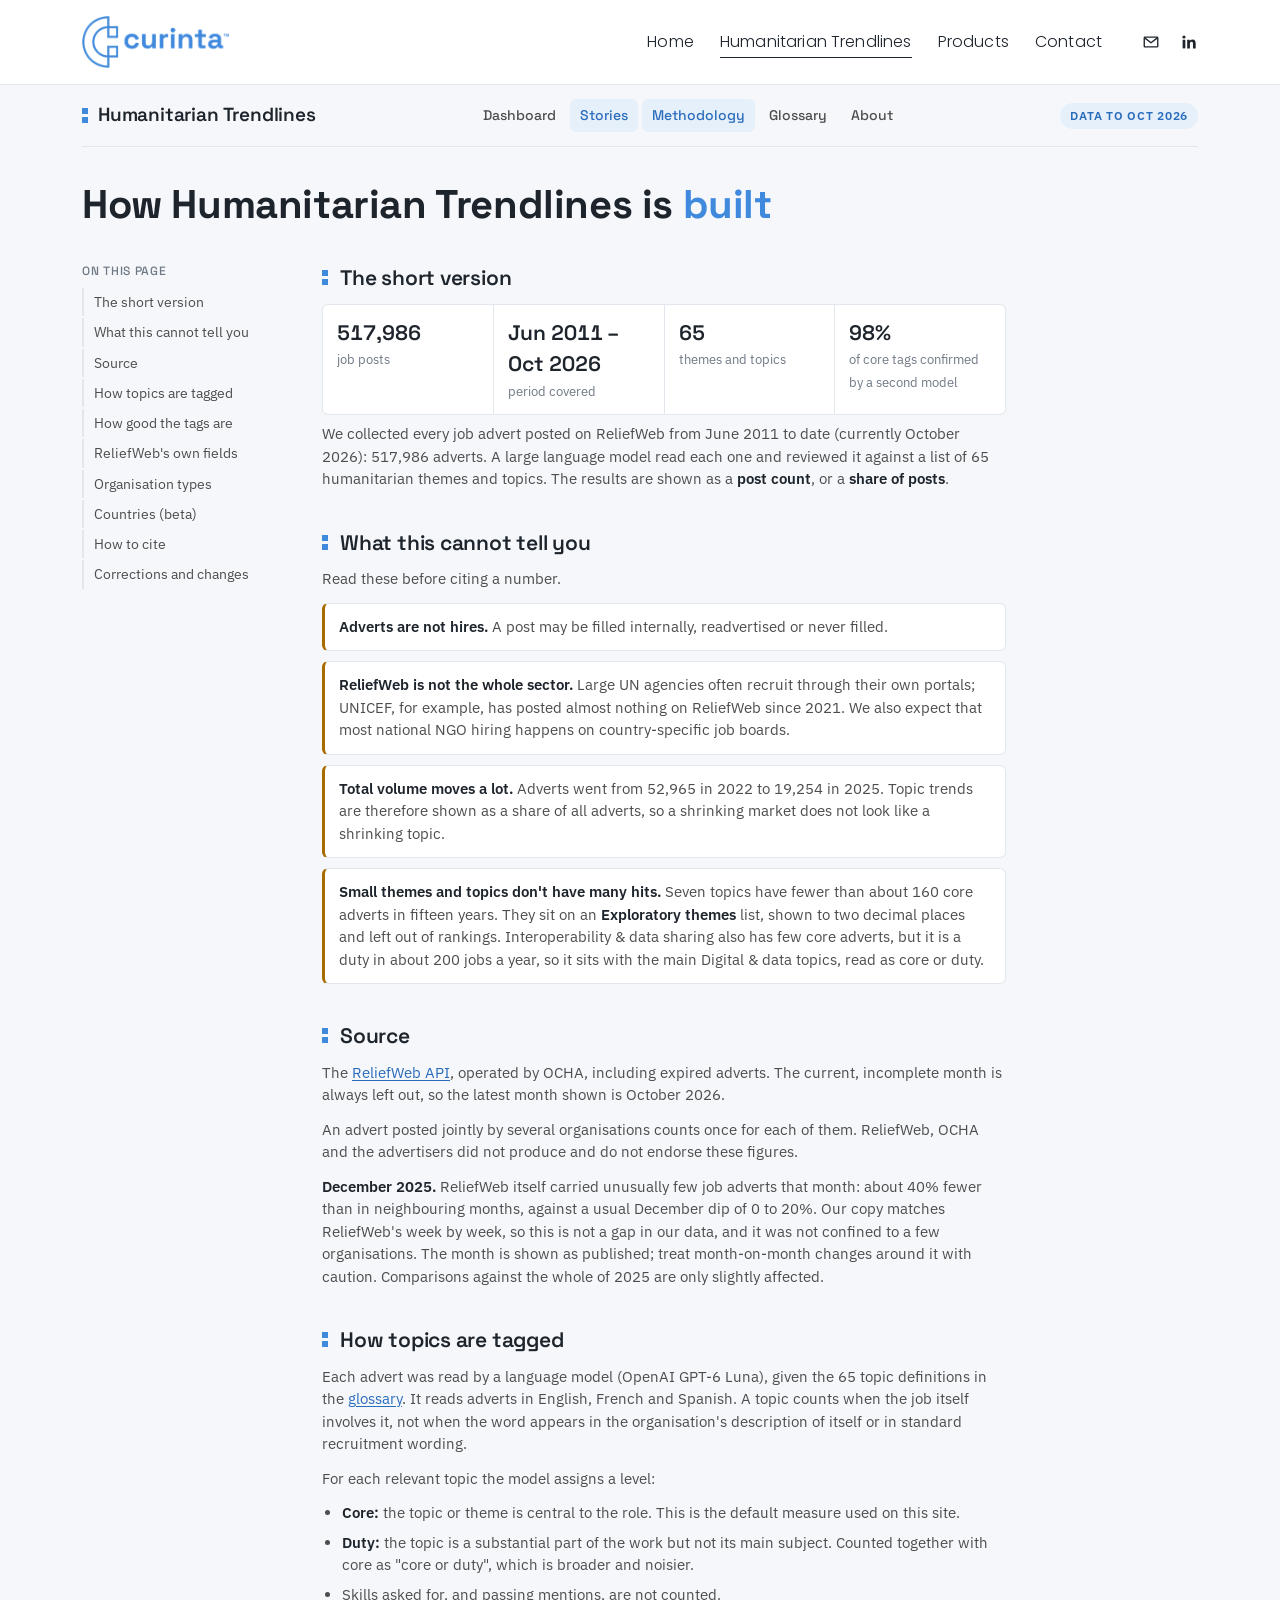
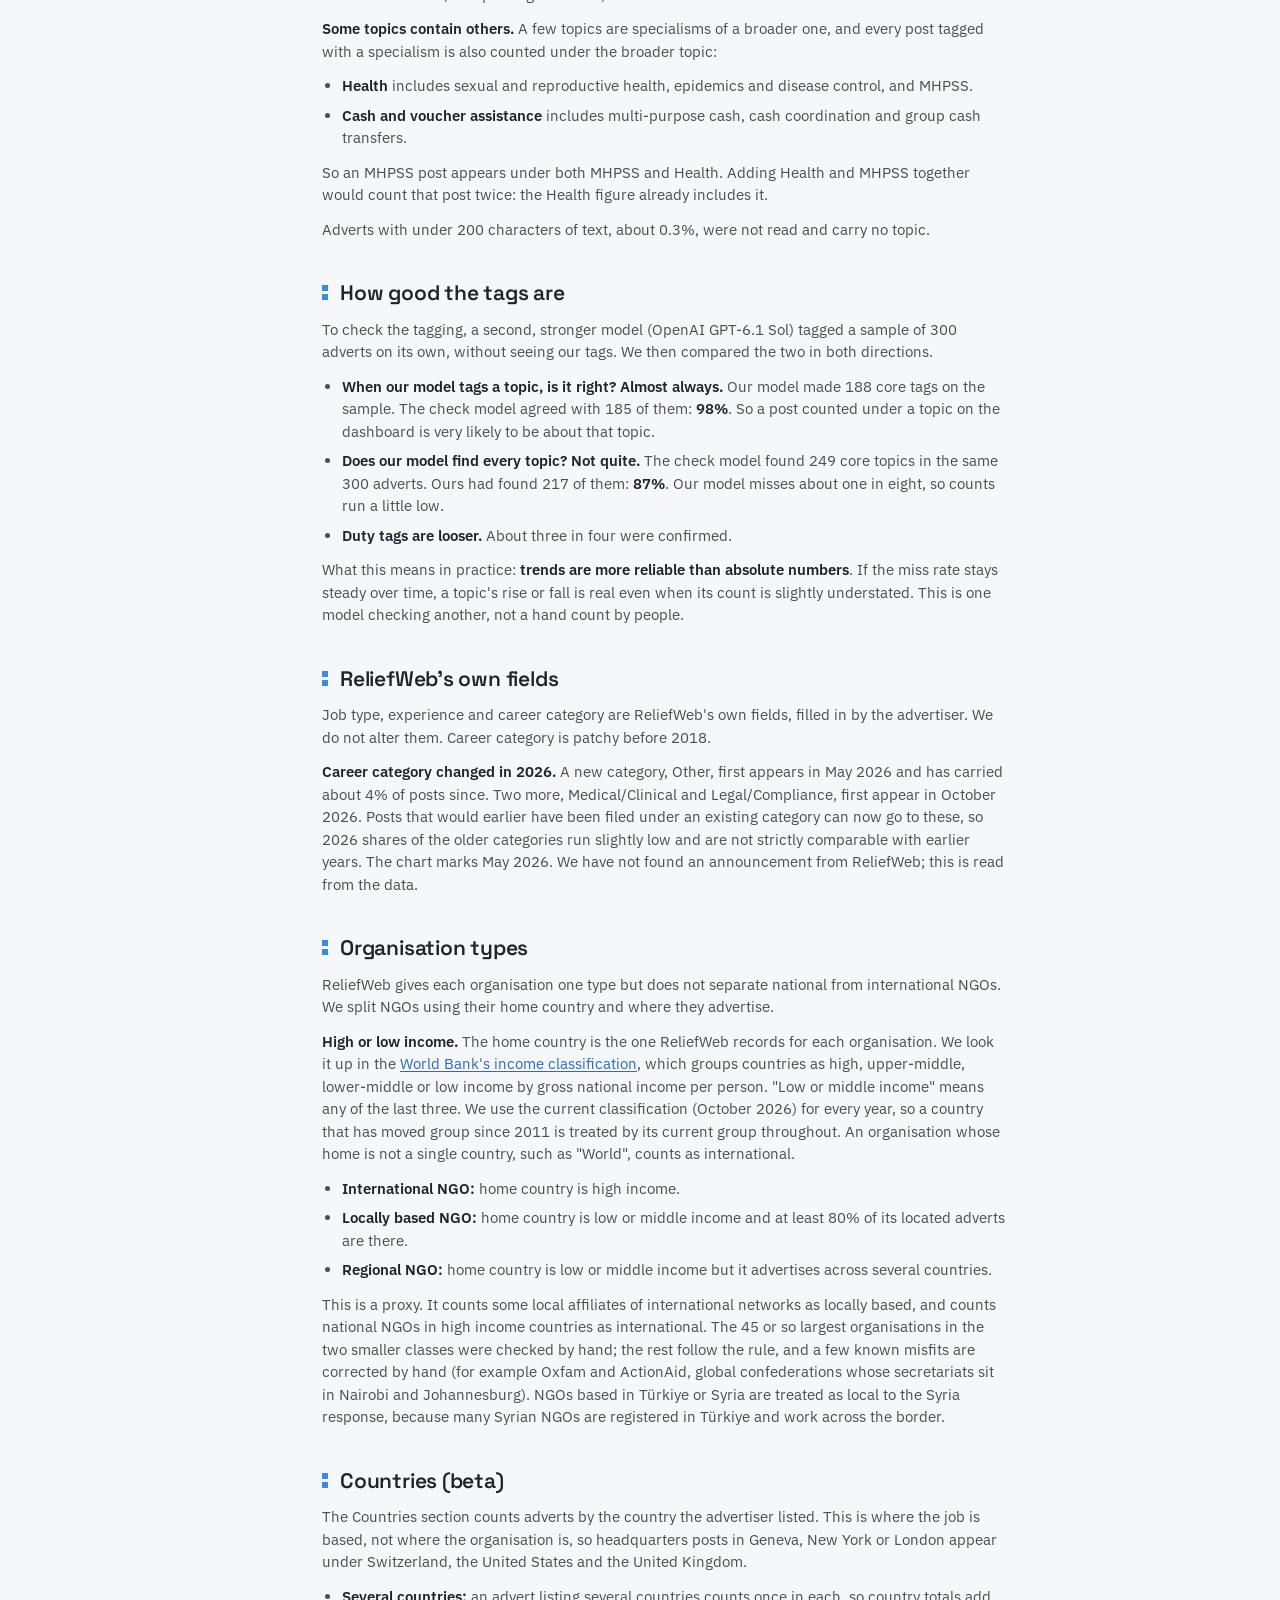
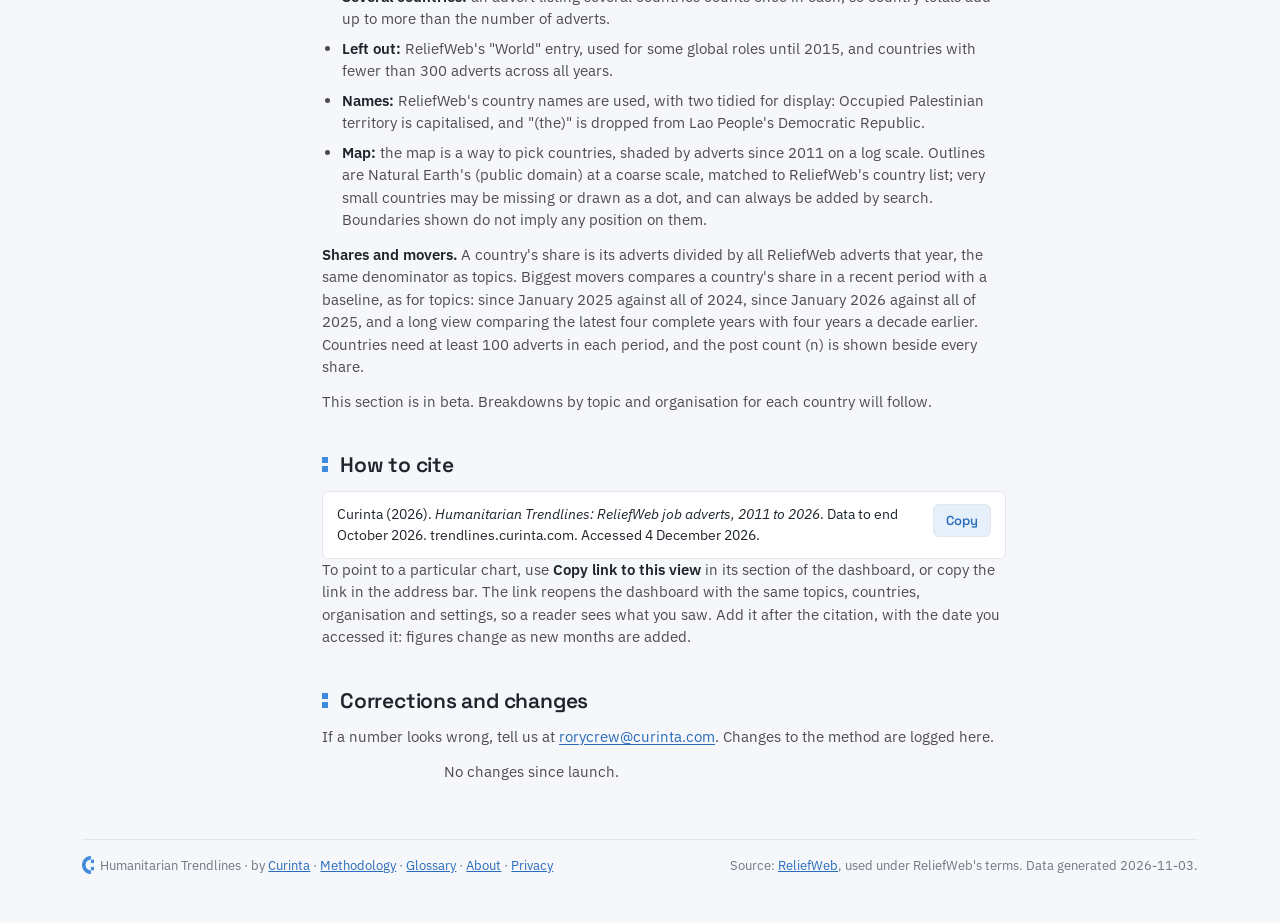
<file: docs/methodology.html>
<!doctype html>
<html lang="en">
<head>
<meta charset="utf-8">
<meta name="viewport" content="width=device-width,initial-scale=1,viewport-fit=cover">
<link rel="icon" type="image/png" href="[data-uri]">
<title>Methodology · Humanitarian Trendlines</title>
<meta name="description" content="How Humanitarian Trendlines is built: 517,986 ReliefWeb job adverts tagged by a language model against 65 topics, and what the figures cannot tell you.">
<link rel="canonical" href="https://trendlines.curinta.com/methodology">
<meta property="og:type" content="article">
<meta property="og:site_name" content="Curinta">
<meta property="og:url" content="https://trendlines.curinta.com/methodology">
<meta property="og:title" content="Methodology · Humanitarian Trendlines">
<meta property="og:description" content="How Humanitarian Trendlines is built: 517,986 ReliefWeb job adverts tagged by a language model against 65 topics, and what the figures cannot tell you.">
<meta property="og:image" content="https://trendlines.curinta.com/og-image.png?v=20261103-97c16b">
<meta property="og:image:width" content="1200">
<meta property="og:image:height" content="627">
<link rel="preconnect" href="https://fonts.googleapis.com">
<link rel="preconnect" href="https://fonts.gstatic.com" crossorigin>
<link rel="stylesheet" href="https://fonts.googleapis.com/css2?family=Space+Grotesk:wght@400;500;600;700&family=IBM+Plex+Sans:wght@400;500;600&family=Poppins:wght@300;400&display=swap">
<link rel="stylesheet" href="site.css">
</head>
<body>
<!-- Generated by pages.py on 2026-11-03. Edit pages.py, not this file. -->
<header class="site" id="site">
  <div class="site-in">
    <a class="site-logo" href="https://www.curinta.com/"><img src="curinta-logo.png" alt="Curinta" width="317" height="112"></a>
    <button class="site-burger" type="button" aria-label="Menu" aria-expanded="false" aria-controls="siteMenu"><svg viewBox="0 0 24 24" fill="none" stroke="currentColor" stroke-width="1.6" stroke-linecap="round" aria-hidden="true"><path d="M4 7h16M4 12h16M4 17h16"/></svg></button>
    <div class="site-menu" id="siteMenu">
      <ul class="site-nav">
        <li><a href="https://www.curinta.com/">Home</a></li>
        <li><a href="https://trendlines.curinta.com/" aria-current="page">Humanitarian Trendlines</a></li>
        <li class="site-dd"><button type="button" aria-haspopup="true" aria-expanded="false">Products</button>
          <ul class="site-dd-menu"><li><a href="https://www.curinta.com/consultancy-services">Consultancy services</a></li></ul></li>
        <li><a href="https://www.curinta.com/contact">Contact</a></li>
      </ul>
      <div class="site-social">
        <a href="mailto:rorycrew@curinta.com" aria-label="Email Curinta"><svg viewBox="0 0 24 24" fill="none" stroke="currentColor" stroke-width="1.8" stroke-linejoin="round" aria-hidden="true"><rect x="3" y="5.5" width="18" height="13" rx="1"/><path d="M3.5 6.5 12 13l8.5-6.5"/></svg></a>
        <a href="https://www.linkedin.com/company/curinta" aria-label="Curinta on LinkedIn" target="_blank" rel="noopener"><svg viewBox="0 0 24 24" fill="currentColor" aria-hidden="true"><rect x="3.5" y="9" width="3.6" height="11.5"/><circle cx="5.3" cy="5.3" r="2.1"/><path d="M9.6 9h3.4v1.6c.5-.9 1.7-1.9 3.6-1.9 3.6 0 4.3 2.3 4.3 5.4v6.4h-3.6v-5.7c0-1.4 0-3.1-1.9-3.1s-2.2 1.5-2.2 3v5.8H9.6z"/></svg></a>
      </div>
    </div>
  </div>
</header>

<div class="wrap">
  <header class="brand">
    <a class="prod" href="index.html"><span class="pix" aria-hidden="true"></span>Humanitarian Trendlines</a>
    <nav aria-label="Trendlines pages"><a href="index.html">Dashboard</a><a href="where-the-cuts-bit.html" class="nav-hl">Stories</a><a href="methodology.html" aria-current="page">Methodology</a><a href="glossary.html">Glossary</a><a href="about.html">About</a></nav>
    <span class="stamp">Data to Oct 2026</span>
  </header>

  <div class="page-hero">
    <h1>How Humanitarian Trendlines is <em>built</em></h1>
  </div>
  <div class="doc">
    <nav class="toc" aria-label="On this page"><b>On this page</b><ol><li><a href="#short">The short version</a></li><li><a href="#limits">What this cannot tell you</a></li><li><a href="#source">Source</a></li><li><a href="#tagging">How topics are tagged</a></li><li><a href="#quality">How good the tags are</a></li><li><a href="#fields">ReliefWeb&#x27;s own fields</a></li><li><a href="#orgtypes">Organisation types</a></li><li><a href="#countries">Countries (beta)</a></li><li><a href="#cite">How to cite</a></li><li><a href="#changes">Corrections and changes</a></li></ol></nav>
    <article class="prose">
<section id="short"><h2><span class="pix" aria-hidden="true"></span>The short version</h2>
<div class="facts">
  <div><b>517,986</b><span>job posts</span></div>
  <div><b>Jun 2011 – Oct 2026</b><span>period covered</span></div>
  <div><b>65</b><span>themes and topics</span></div>
  <div><b>98%</b><span>of core tags confirmed by a second model</span></div>
</div>
<p>We collected every job advert posted on ReliefWeb from June 2011 to date (currently October 2026): 517,986 adverts. A large language model read each one and reviewed it against a list of 65 humanitarian themes and topics. The results are shown as a <b>post count</b>, or a <b>share of posts</b>.</p></section><section id="limits"><h2><span class="pix" aria-hidden="true"></span>What this cannot tell you</h2>
<p>Read these before citing a number.</p>
<ul class="limits">
<li><b>Adverts are not hires.</b> A post may be filled internally, readvertised or never filled.</li>
<li><b>ReliefWeb is not the whole sector.</b> Large UN agencies often recruit through their own portals; UNICEF, for example, has posted almost nothing on ReliefWeb since 2021. We also expect that most national NGO hiring happens on country-specific job boards.</li>
<li><b>Total volume moves a lot.</b> Adverts went from 52,965 in 2022 to 19,254 in 2025. Topic trends are therefore shown as a share of all adverts, so a shrinking market does not look like a shrinking topic.</li>
<li><b>Small themes and topics don't have many hits.</b> Seven topics have fewer than about 160 core adverts in fifteen years. They sit on an <b>Exploratory themes</b> list, shown to two decimal places and left out of rankings. Interoperability &amp; data sharing also has few core adverts, but it is a duty in about 200 jobs a year, so it sits with the main Digital &amp; data topics, read as core or duty.</li>
</ul></section><section id="source"><h2><span class="pix" aria-hidden="true"></span>Source</h2>
<p>The <a href="https://apidoc.reliefweb.int/">ReliefWeb API</a>, operated by OCHA, including expired adverts. The current, incomplete month is always left out, so the latest month shown is October 2026.</p>
<p>An advert posted jointly by several organisations counts once for each of them. ReliefWeb, OCHA and the advertisers did not produce and do not endorse these figures.</p>
<p><b>December 2025.</b> ReliefWeb itself carried unusually few job adverts that month: about 40% fewer than in neighbouring months, against a usual December dip of 0 to 20%. Our copy matches ReliefWeb's week by week, so this is not a gap in our data, and it was not confined to a few organisations. The month is shown as published; treat month-on-month changes around it with caution. Comparisons against the whole of 2025 are only slightly affected.</p></section><section id="tagging"><h2><span class="pix" aria-hidden="true"></span>How topics are tagged</h2>
<p>Each advert was read by a language model (OpenAI GPT-6 Luna), given the 65 topic definitions in the <a href="glossary.html">glossary</a>. It reads adverts in English, French and Spanish. A topic counts when the job itself involves it, not when the word appears in the organisation's description of itself or in standard recruitment wording.</p>
<p>For each relevant topic the model assigns a level:</p>
<ul>
<li><b>Core:</b> the topic or theme is central to the role. This is the default measure used on this site.</li>
<li><b>Duty:</b> the topic is a substantial part of the work but not its main subject. Counted together with core as "core or duty", which is broader and noisier.</li>
<li>Skills asked for, and passing mentions, are not counted.</li>
</ul>
<p><b>Some topics contain others.</b> A few topics are specialisms of a broader one, and every post tagged with a specialism is also counted under the broader topic:</p>
<ul>
<li><b>Health</b> includes sexual and reproductive health, epidemics and disease control, and MHPSS.</li>
<li><b>Cash and voucher assistance</b> includes multi-purpose cash, cash coordination and group cash transfers.</li>
</ul>
<p>So an MHPSS post appears under both MHPSS and Health. Adding Health and MHPSS together would count that post twice: the Health figure already includes it.</p>
<p>Adverts with under 200 characters of text, about 0.3%, were not read and carry no topic.</p></section><section id="quality"><h2><span class="pix" aria-hidden="true"></span>How good the tags are</h2>
<p>To check the tagging, a second, stronger model (OpenAI GPT-6.1 Sol) tagged a sample of 300 adverts on its own, without seeing our tags. We then compared the two in both directions.</p>
<ul>
<li><b>When our model tags a topic, is it right? Almost always.</b> Our model made 188 core tags on the sample. The check model agreed with 185 of them: <b>98%</b>. So a post counted under a topic on the dashboard is very likely to be about that topic.</li>
<li><b>Does our model find every topic? Not quite.</b> The check model found 249 core topics in the same 300 adverts. Ours had found 217 of them: <b>87%</b>. Our model misses about one in eight, so counts run a little low.</li>
<li><b>Duty tags are looser.</b> About three in four were confirmed.</li>
</ul>
<p>What this means in practice: <b>trends are more reliable than absolute numbers</b>. If the miss rate stays steady over time, a topic's rise or fall is real even when its count is slightly understated. This is one model checking another, not a hand count by people.</p></section><section id="fields"><h2><span class="pix" aria-hidden="true"></span>ReliefWeb&#x27;s own fields</h2>
<p>Job type, experience and career category are ReliefWeb's own fields, filled in by the advertiser. We do not alter them. Career category is patchy before 2018.</p>
<p><b>Career category changed in 2026.</b> A new category, Other, first appears in May 2026 and has carried about 4% of posts since. Two more, Medical/Clinical and Legal/Compliance, first appear in October 2026. Posts that would earlier have been filed under an existing category can now go to these, so 2026 shares of the older categories run slightly low and are not strictly comparable with earlier years. The chart marks May 2026. We have not found an announcement from ReliefWeb; this is read from the data.</p></section><section id="orgtypes"><h2><span class="pix" aria-hidden="true"></span>Organisation types</h2>
<p>ReliefWeb gives each organisation one type but does not separate national from international NGOs. We split NGOs using their home country and where they advertise.</p>
<p><b>High or low income.</b> The home country is the one ReliefWeb records for each organisation. We look it up in the <a href="https://datahelpdesk.worldbank.org/knowledgebase/articles/906519-world-bank-country-and-lending-groups">World Bank's income classification</a>, which groups countries as high, upper-middle, lower-middle or low income by gross national income per person. "Low or middle income" means any of the last three. We use the current classification (October 2026) for every year, so a country that has moved group since 2011 is treated by its current group throughout. An organisation whose home is not a single country, such as "World", counts as international.</p>
<ul>
<li><b>International NGO:</b> home country is high income.</li>
<li><b>Locally based NGO:</b> home country is low or middle income and at least 80% of its located adverts are there.</li>
<li><b>Regional NGO:</b> home country is low or middle income but it advertises across several countries.</li>
</ul>
<p>This is a proxy. It counts some local affiliates of international networks as locally based, and counts national NGOs in high income countries as international. The 45 or so largest organisations in the two smaller classes were checked by hand; the rest follow the rule, and a few known misfits are corrected by hand (for example Oxfam and ActionAid, global confederations whose secretariats sit in Nairobi and Johannesburg). NGOs based in Türkiye or Syria are treated as local to the Syria response, because many Syrian NGOs are registered in Türkiye and work across the border.</p></section><section id="countries"><h2><span class="pix" aria-hidden="true"></span>Countries (beta)</h2>
<p>The Countries section counts adverts by the country the advertiser listed. This is where the job is based, not where the organisation is, so headquarters posts in Geneva, New York or London appear under Switzerland, the United States and the United Kingdom.</p>
<ul>
<li><b>Several countries:</b> an advert listing several countries counts once in each, so country totals add up to more than the number of adverts.</li>
<li><b>Left out:</b> ReliefWeb's "World" entry, used for some global roles until 2015, and countries with fewer than 300 adverts across all years.</li>
<li><b>Names:</b> ReliefWeb's country names are used, with two tidied for display: Occupied Palestinian territory is capitalised, and "(the)" is dropped from Lao People's Democratic Republic.</li>
<li><b>Map:</b> the map is a way to pick countries, shaded by adverts since 2011 on a log scale. Outlines are Natural Earth's (public domain) at a coarse scale, matched to ReliefWeb's country list; very small countries may be missing or drawn as a dot, and can always be added by search. Boundaries shown do not imply any position on them.</li>
</ul>
<p><b>Shares and movers.</b> A country's share is its adverts divided by all ReliefWeb adverts that year, the same denominator as topics. Biggest movers compares a country's share in a recent period with a baseline, as for topics: since January 2025 against all of 2024, since January 2026 against all of 2025, and a long view comparing the latest four complete years with four years a decade earlier. Countries need at least 100 adverts in each period, and the post count (n) is shown beside every share.</p>
<p>This section is in beta. Breakdowns by topic and organisation for each country will follow.</p></section><section id="cite"><h2><span class="pix" aria-hidden="true"></span>How to cite</h2>
<div class="cite"><span id="citeText">Curinta (2026). <i>Humanitarian Trendlines: ReliefWeb job adverts, 2011 to 2026</i>. Data to end October 2026. trendlines.curinta.com. Accessed <span id="citeDate">[date]</span>.</span><button class="btn" type="button" id="citeCopy">Copy</button></div>
<p>To point to a particular chart, use <b>Copy link to this view</b> in its section of the dashboard, or copy the link in the address bar. The link reopens the dashboard with the same topics, countries, organisation and settings, so a reader sees what you saw. Add it after the citation, with the date you accessed it: figures change as new months are added.</p></section><section id="changes"><h2><span class="pix" aria-hidden="true"></span>Corrections and changes</h2>
<p>If a number looks wrong, tell us at <a href="mailto:rorycrew@curinta.com">rorycrew@curinta.com</a>. Changes to the method are logged here.</p>
<ul class="log">
<li><span></span><span>No changes since launch.</span></li>
</ul></section>
    </article>
  </div>

  <footer class="colophon">
    <span><img src="[data-uri]" alt="">Humanitarian Trendlines · by <a href="https://www.curinta.com/">Curinta</a> · <a href="methodology.html">Methodology</a> · <a href="glossary.html">Glossary</a> · <a href="about.html">About</a> · <a href="https://www.curinta.com/privacy">Privacy</a></span>
    <span>Source: <a href="https://reliefweb.int/jobs">ReliefWeb</a>, used under ReliefWeb's terms. Data generated 2026-11-03.</span>
  </footer>
</div>
<script>
(function(){
  var site=document.getElementById("site"); if(!site) return;
  var burger=site.querySelector(".site-burger");
  burger.addEventListener("click",function(){var o=site.classList.toggle("open");burger.setAttribute("aria-expanded",o?"true":"false");});
  var dd=site.querySelector(".site-dd"), ddb=dd.querySelector("button");
  ddb.addEventListener("click",function(e){e.stopPropagation();var o=dd.classList.toggle("open");ddb.setAttribute("aria-expanded",o?"true":"false");});
  document.addEventListener("click",function(e){if(!dd.contains(e.target)){dd.classList.remove("open");ddb.setAttribute("aria-expanded","false");}});
  document.addEventListener("keydown",function(e){if(e.key==="Escape"){dd.classList.remove("open");site.classList.remove("open");burger.setAttribute("aria-expanded","false");}});
})();
</script>
<script>
(function(){
  var d=new Date(), el=document.getElementById("citeDate");
  if(el) el.textContent=d.getDate()+" "+d.toLocaleString("en-GB",{month:"long"})+" "+d.getFullYear();
  var b=document.getElementById("citeCopy"); if(!b) return;
  b.addEventListener("click",function(){
    var t=document.getElementById("citeText").innerText;
    (navigator.clipboard?navigator.clipboard.writeText(t):Promise.reject()).then(function(){b.textContent="Copied";setTimeout(function(){b.textContent="Copy";},1600);},function(){b.textContent="Select and copy";});
  });
})();
</script>
</body>
</html>
</file>
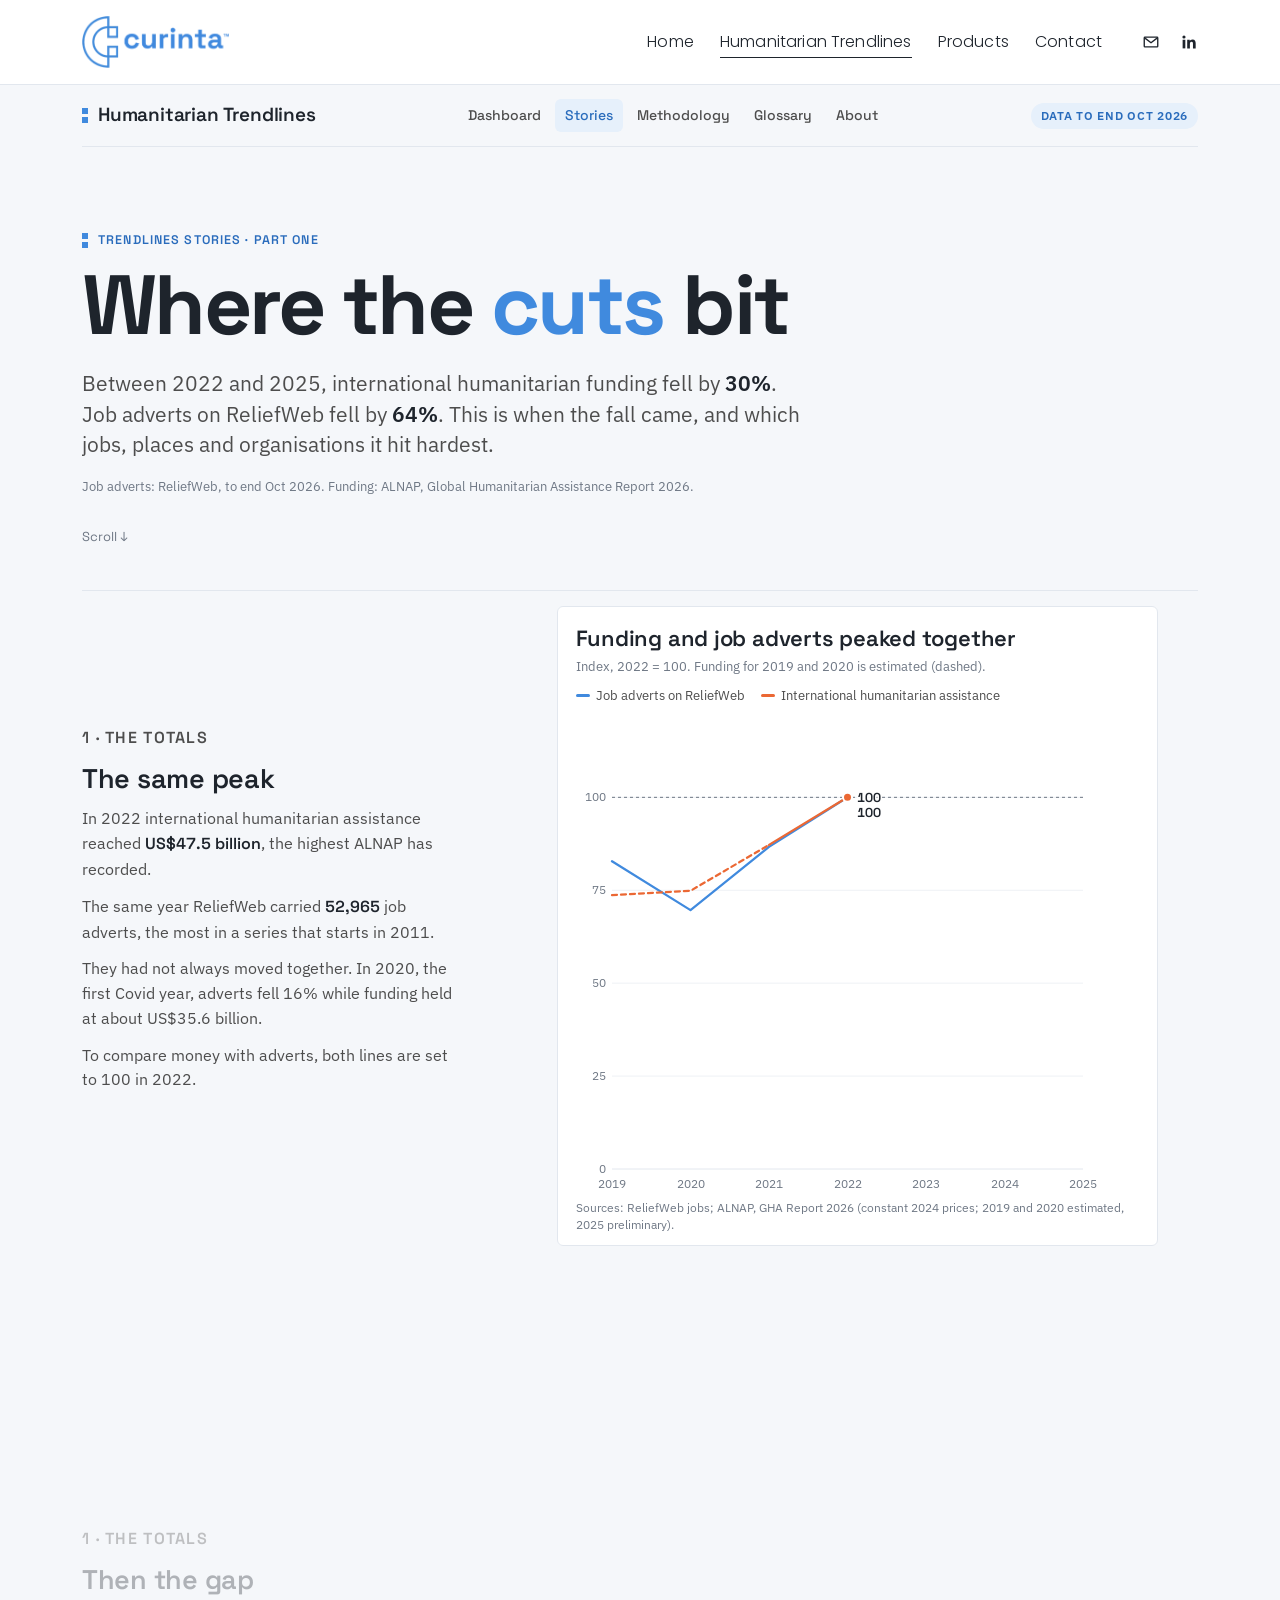
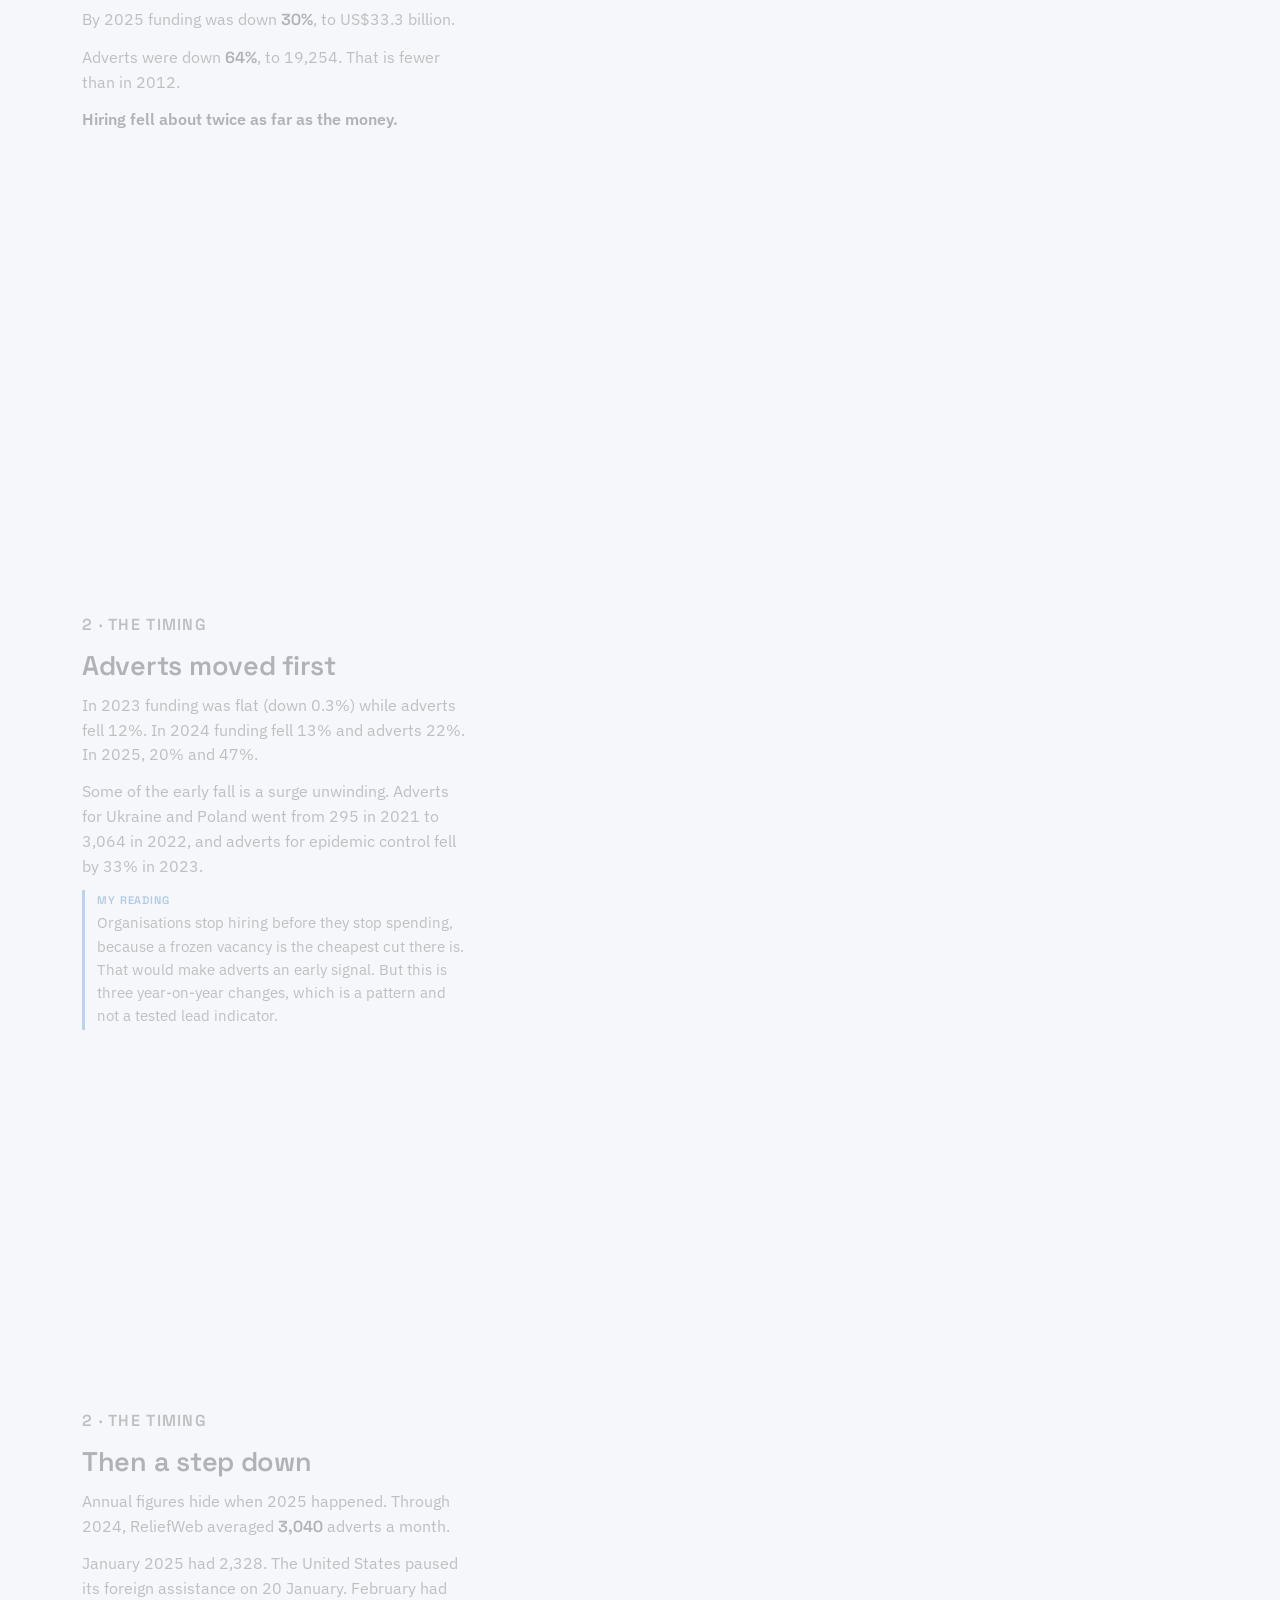
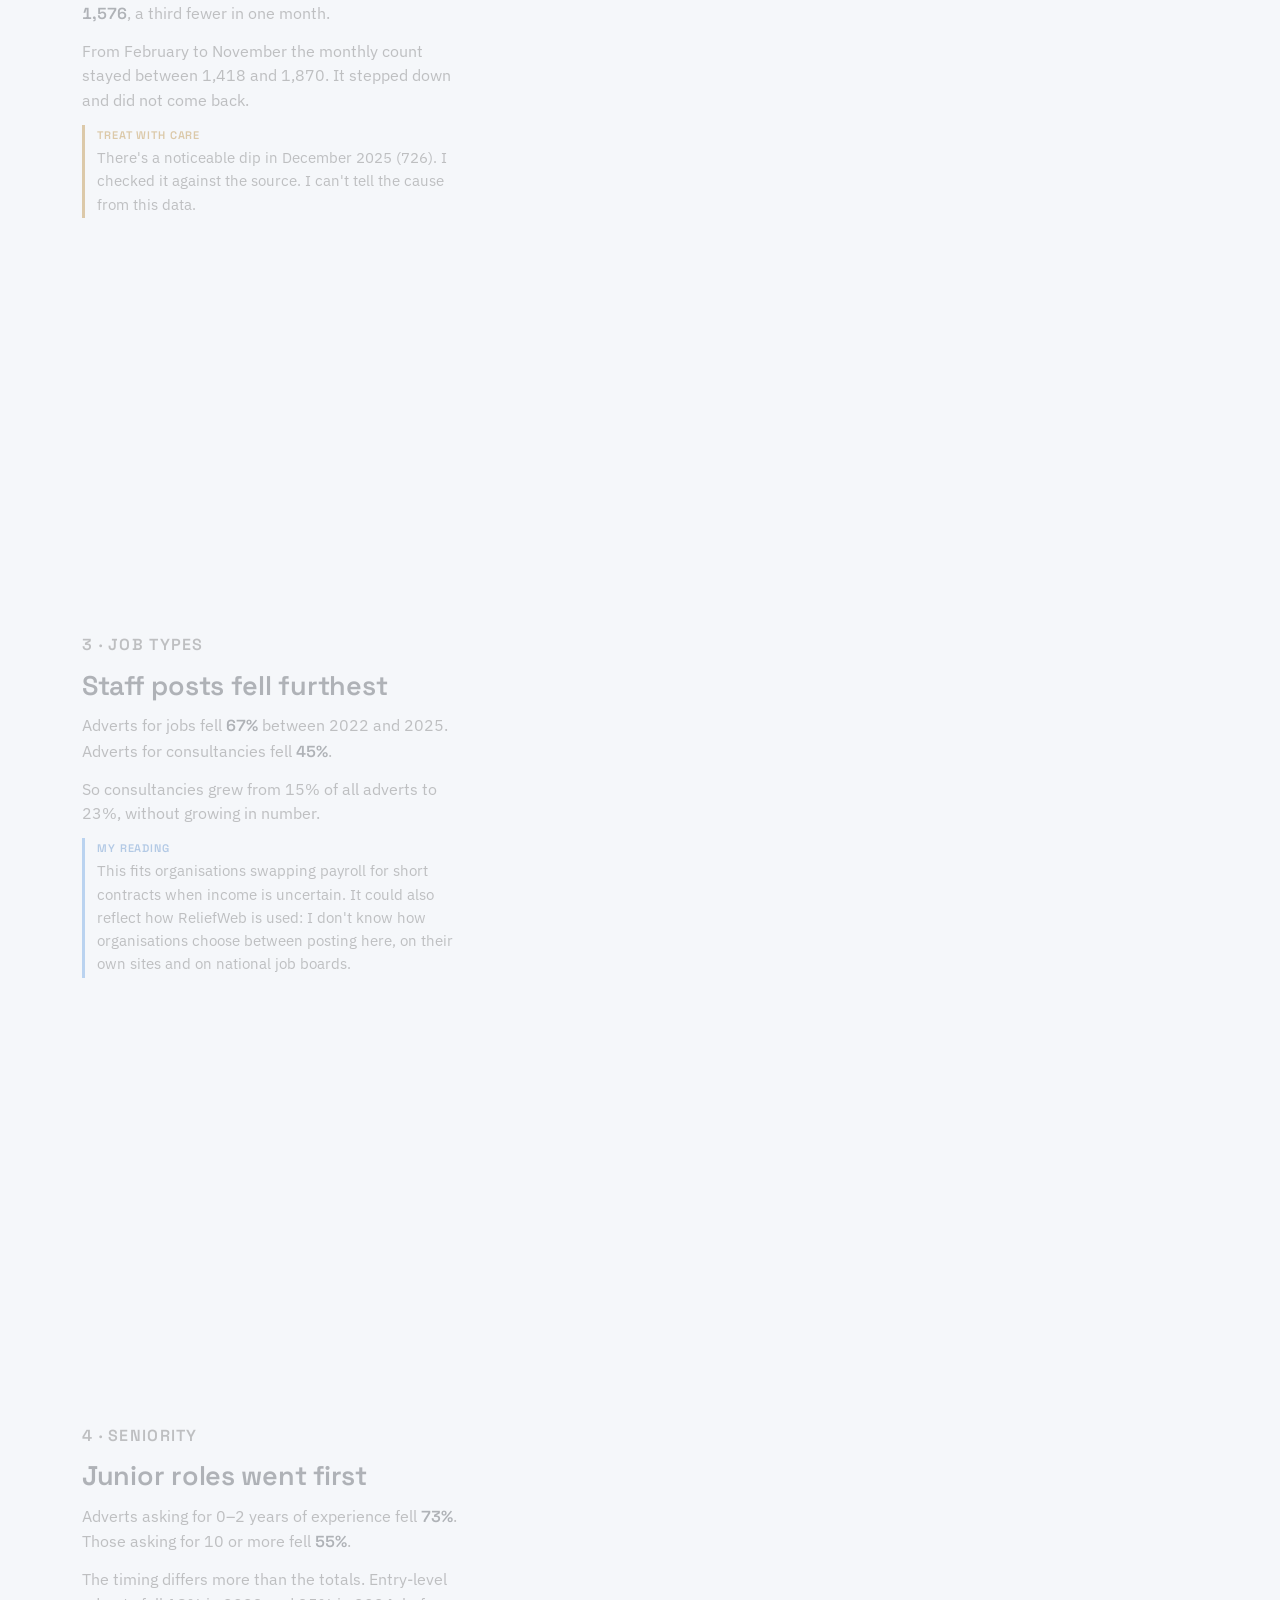
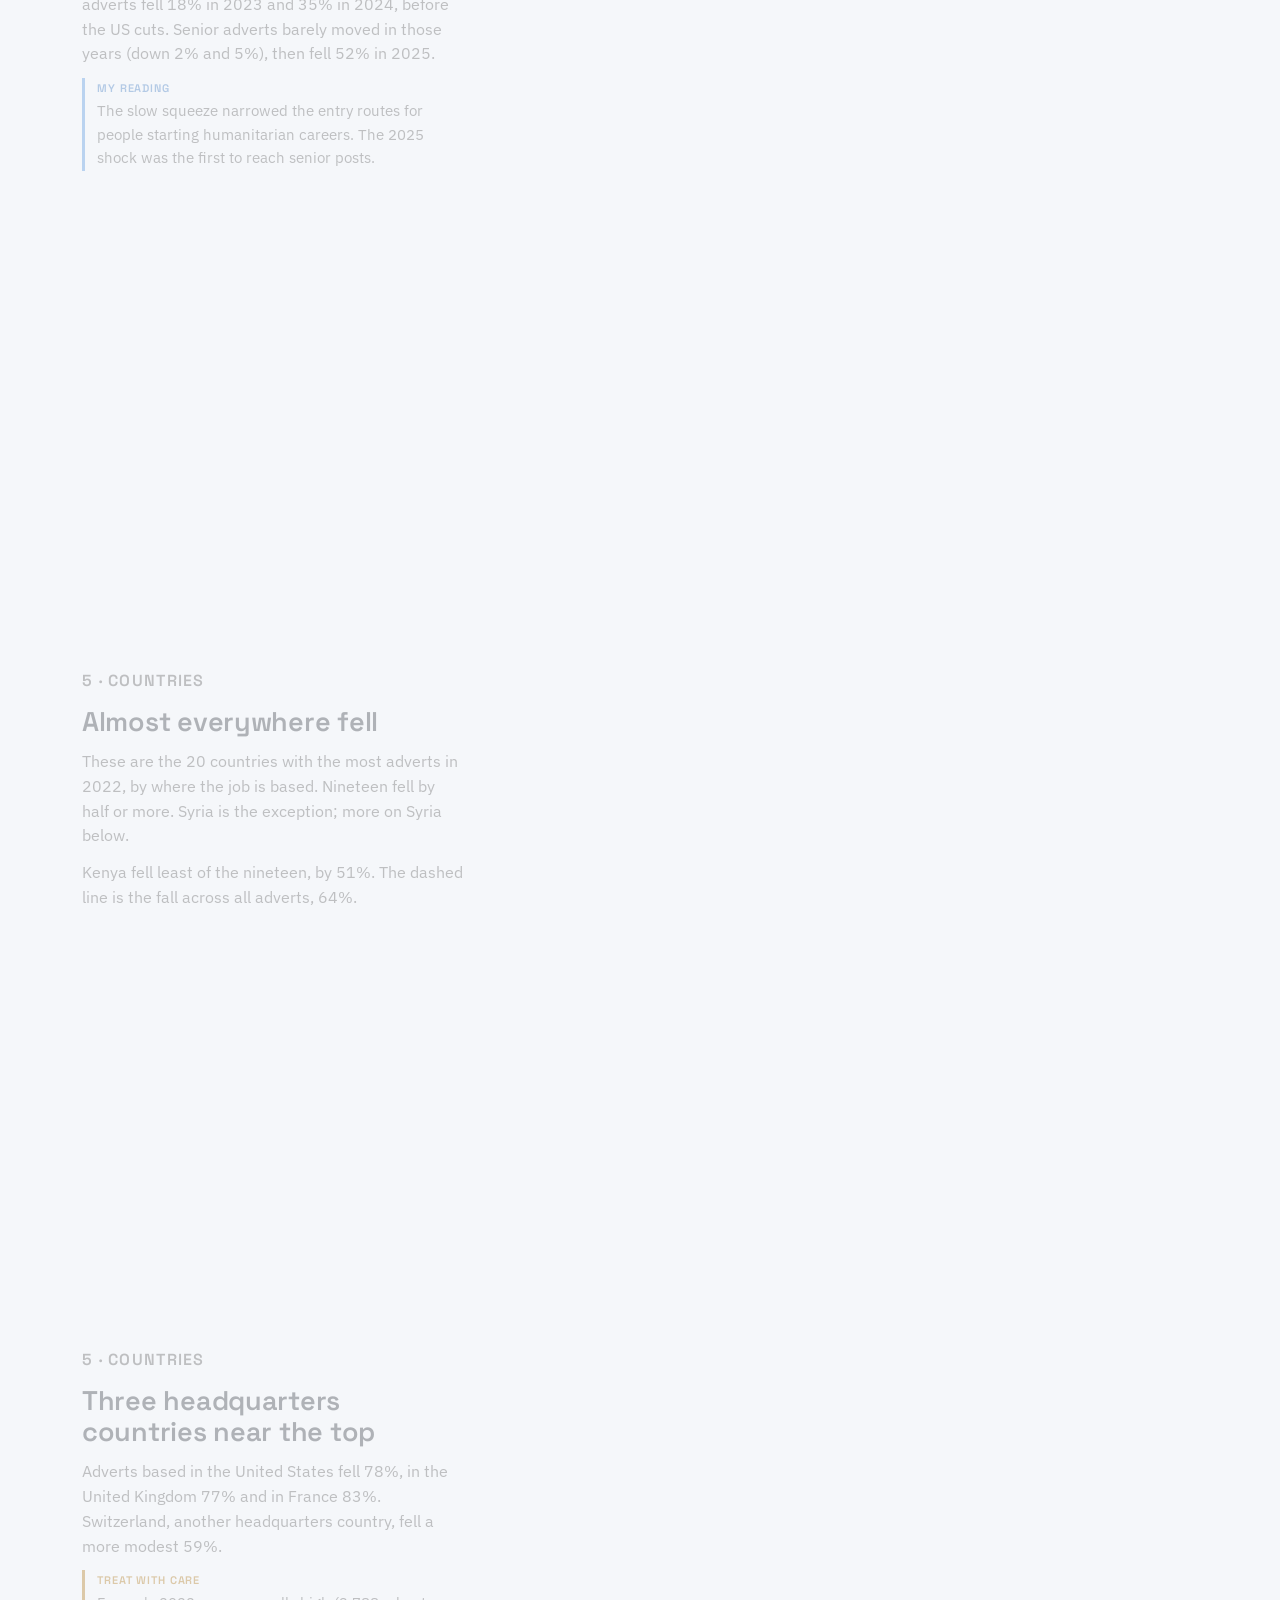
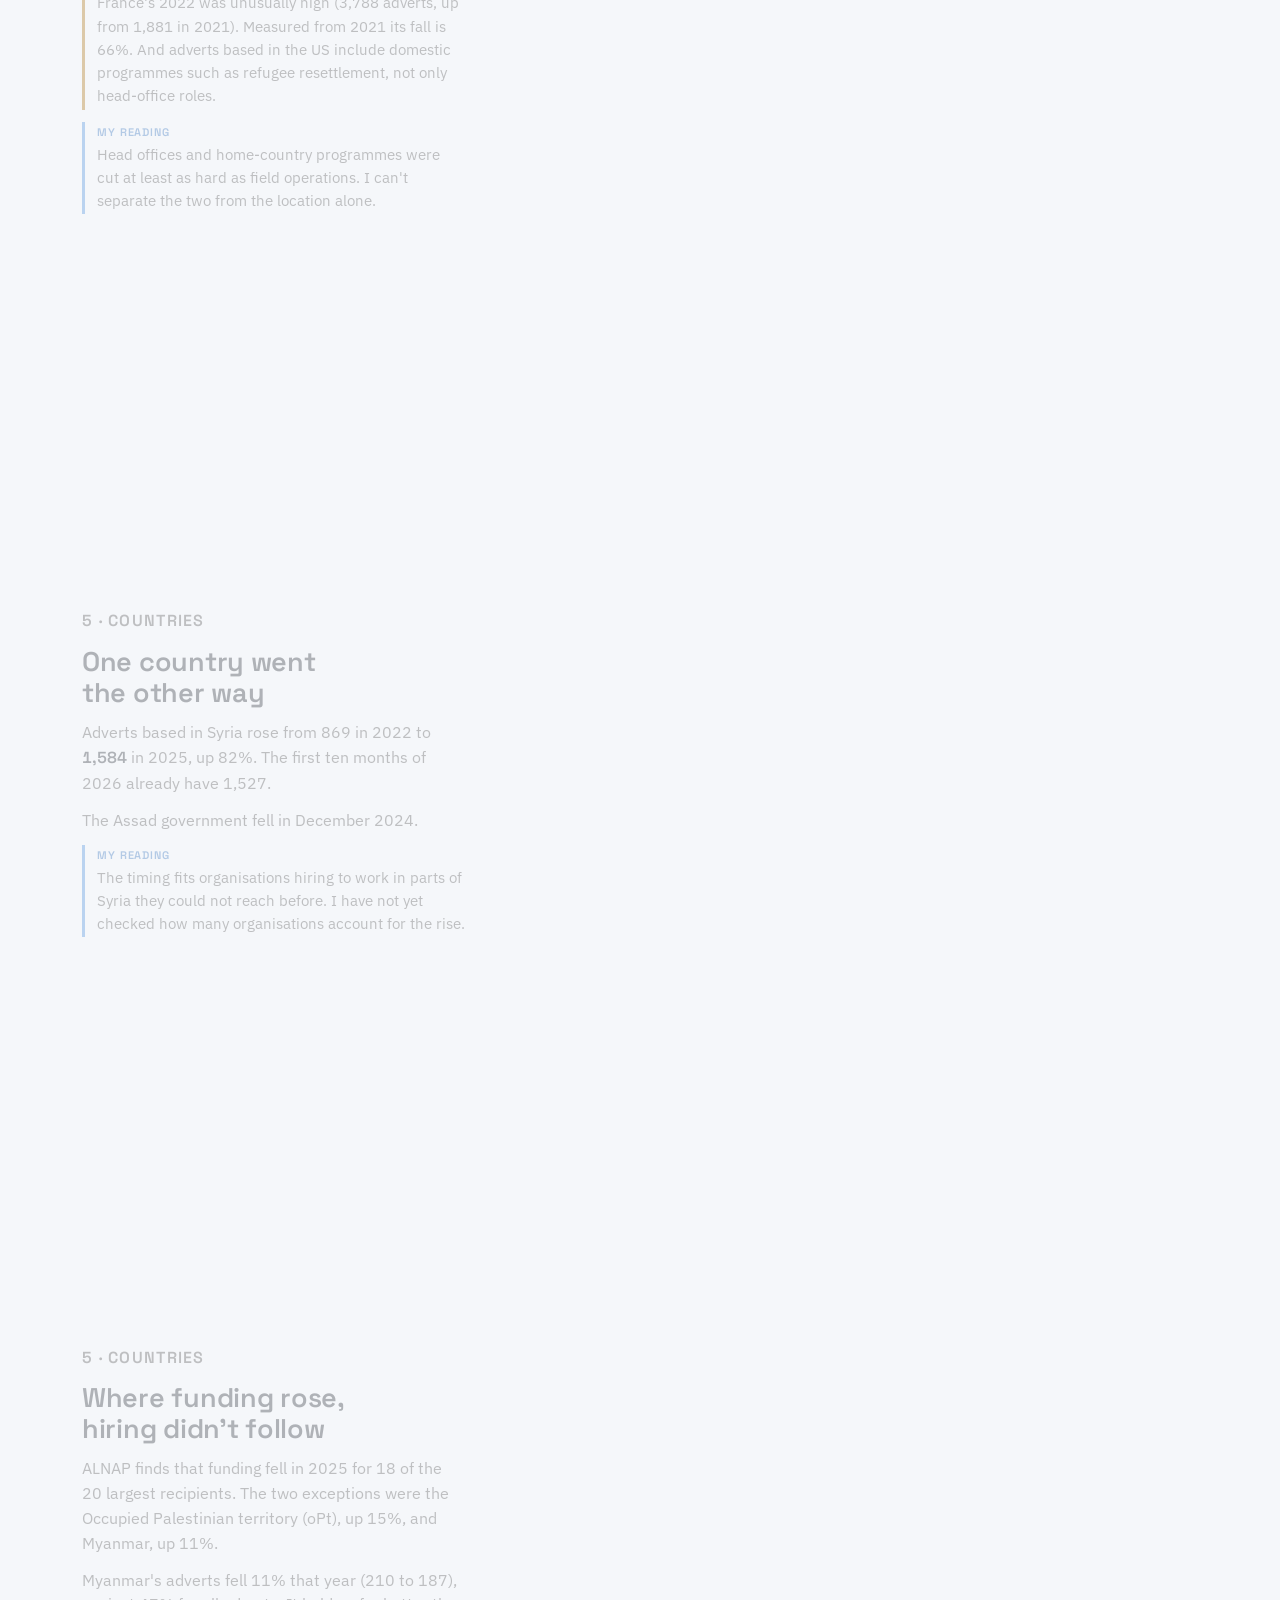
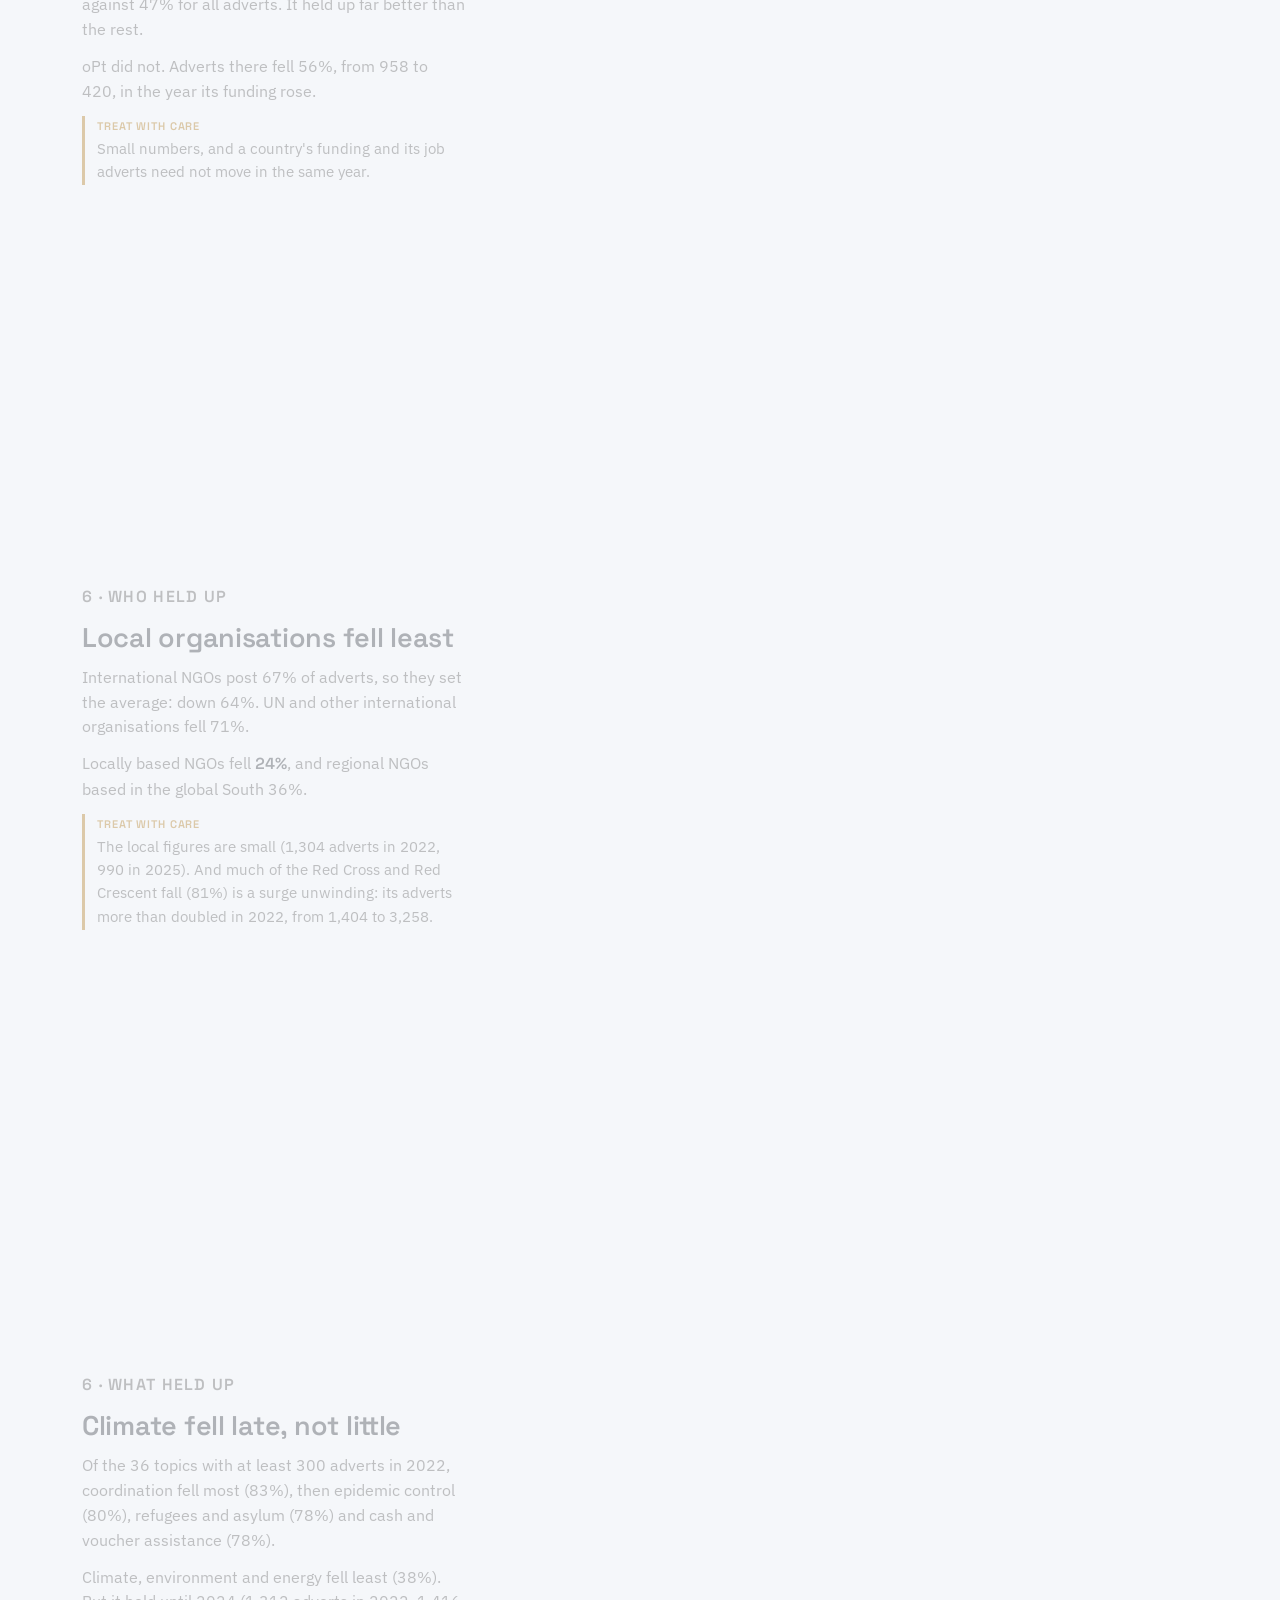
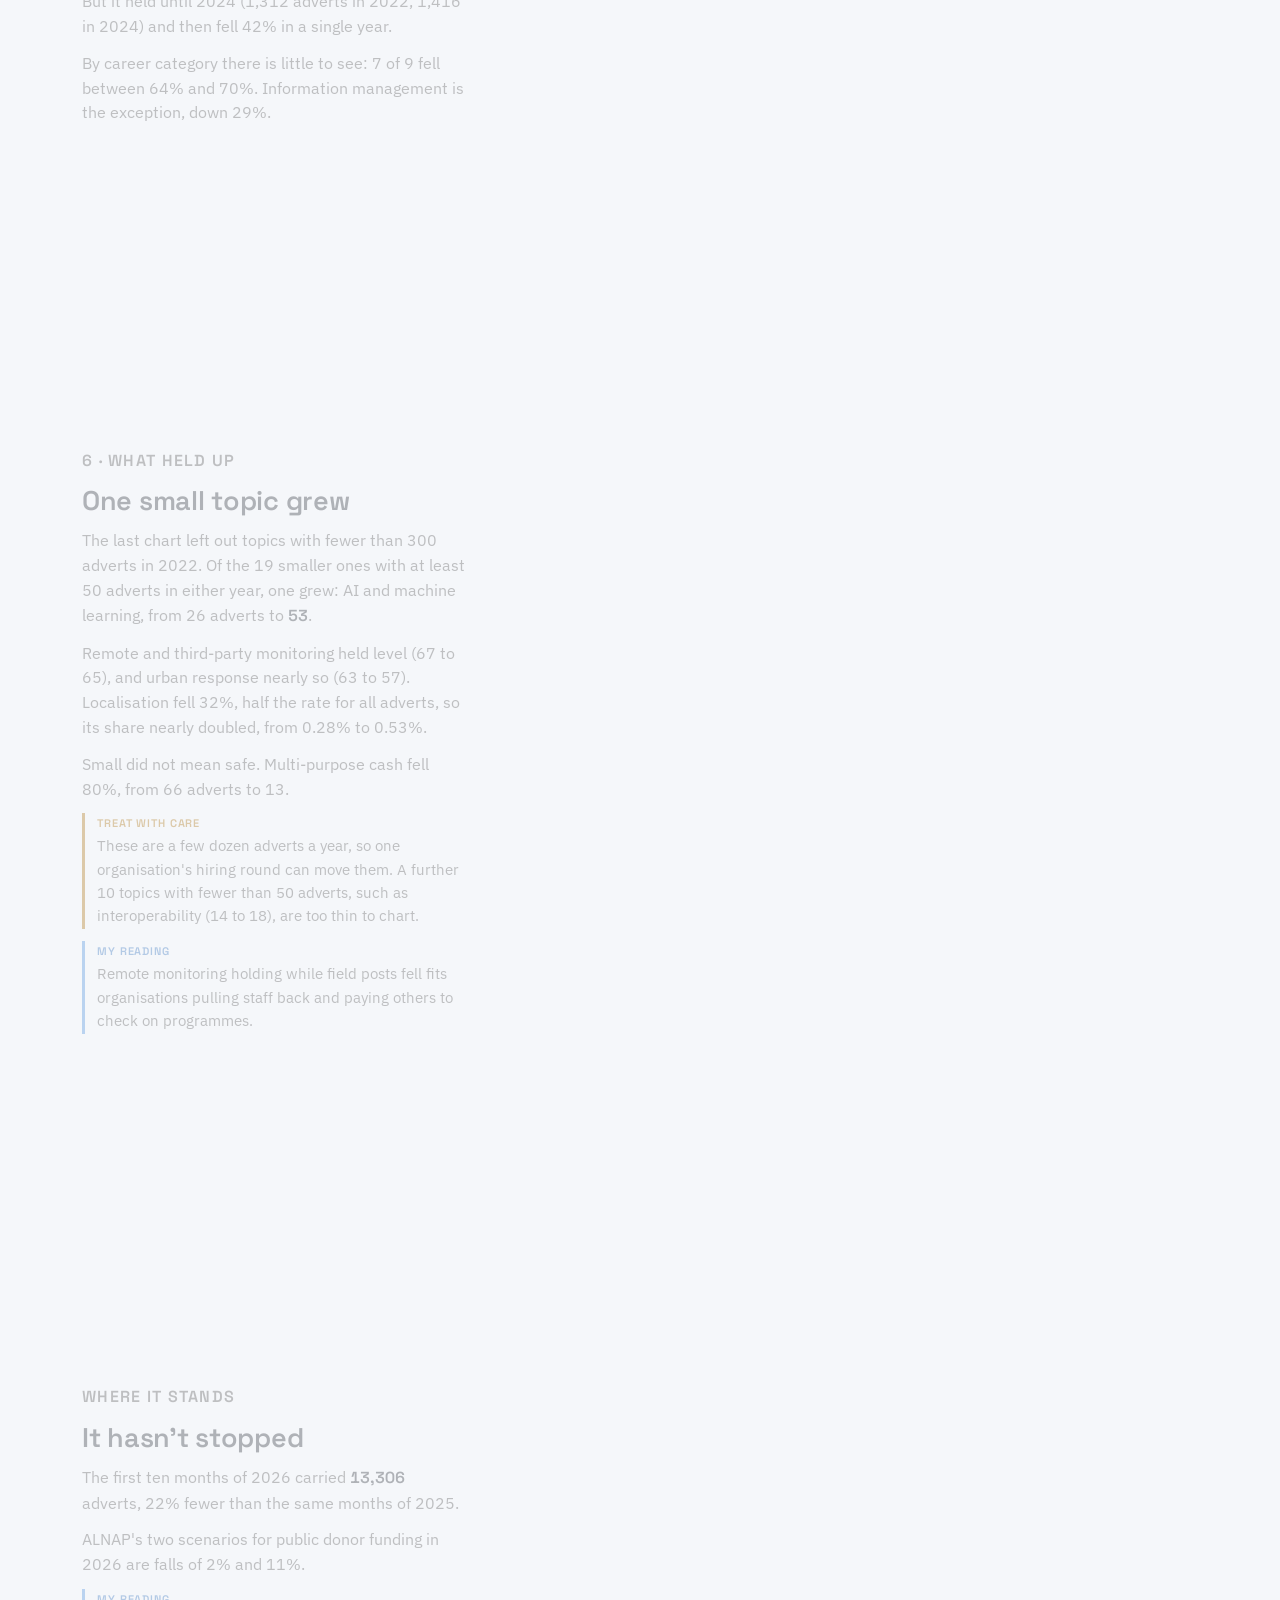
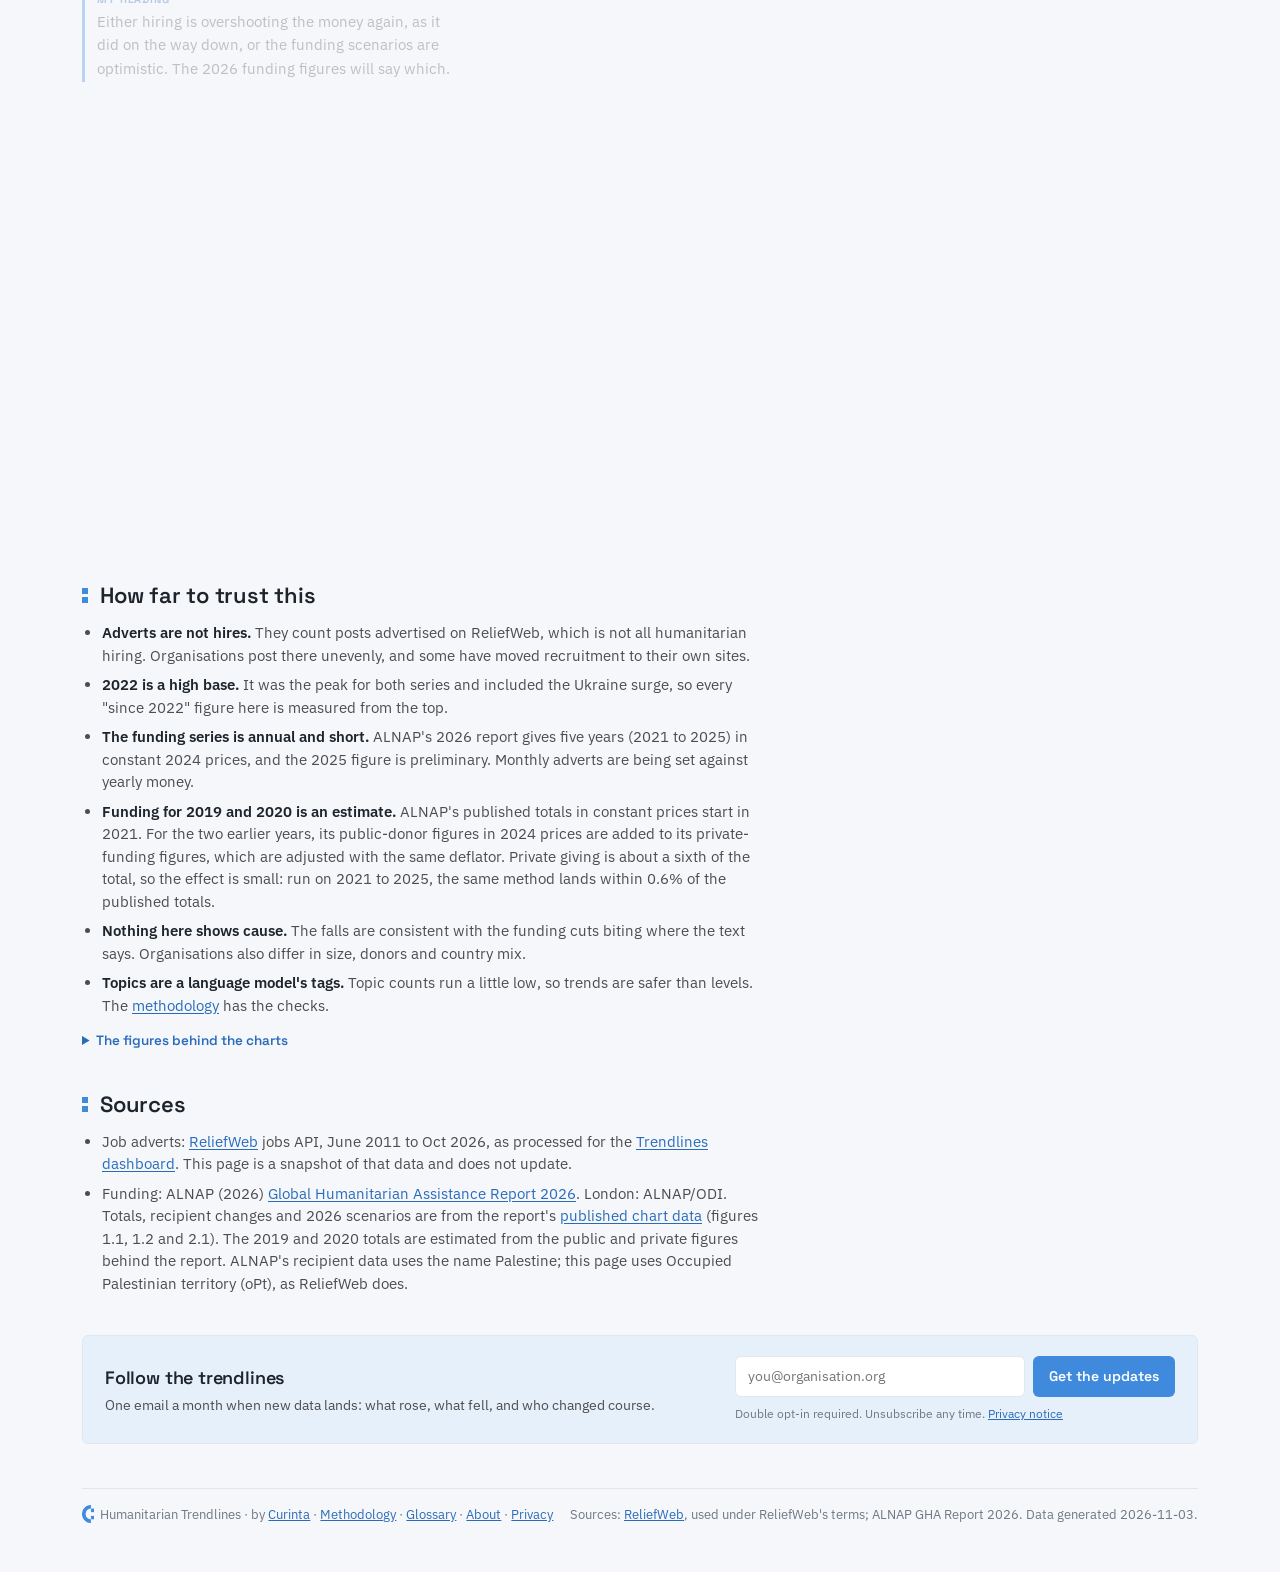
<file: docs/where-the-cuts-bit.html>
<!doctype html>
<html lang="en">
<head>
<meta charset="utf-8">
<meta name="viewport" content="width=device-width,initial-scale=1,viewport-fit=cover">
<link rel="icon" type="image/png" href="[data-uri]">
<title>Where the cuts bit · Humanitarian Trendlines</title>
<meta name="description" content="Humanitarian funding fell 30% between 2022 and 2025. Job adverts fell 64%. A scrolling story on when the fall came, and which jobs, places and organisations it hit hardest.">
<link rel="canonical" href="https://trendlines.curinta.com/where-the-cuts-bit">
<meta property="og:type" content="article">
<meta property="og:site_name" content="Curinta">
<meta property="og:url" content="https://trendlines.curinta.com/where-the-cuts-bit">
<meta property="og:title" content="Where the cuts bit · Humanitarian Trendlines">
<meta property="og:description" content="Humanitarian funding fell 30% between 2022 and 2025. Job adverts fell 64%.">
<meta property="og:image" content="https://trendlines.curinta.com/og-image.png?v=20261103-97c16b">
<meta property="og:image:width" content="1200">
<meta property="og:image:height" content="627">
<link rel="preconnect" href="https://fonts.googleapis.com">
<link rel="preconnect" href="https://fonts.gstatic.com" crossorigin>
<link rel="stylesheet" href="https://fonts.googleapis.com/css2?family=Space+Grotesk:wght@400;500;600;700&family=IBM+Plex+Sans:wght@400;500;600&family=Poppins:wght@300;400&display=swap">
<link rel="stylesheet" href="site.css">
<style>
/* Story page. A fixed snapshot: the figures are set when the page is built and do not follow the monthly data refresh. */
.sr-only{position:absolute;width:1px;height:1px;overflow:hidden;clip:rect(0 0 0 0);white-space:nowrap}
.signup .hp{position:absolute;left:-9999px}
.s-hero{padding-block:clamp(36px,7vw,84px) clamp(20px,4vw,44px);max-width:900px}
.kick{font-family:var(--font-display);font-size:12.5px;font-weight:600;letter-spacing:.09em;text-transform:uppercase;color:var(--accent-ink);margin:0 0 14px;display:flex;gap:10px;align-items:center}
.s-hero h1{font-size:clamp(40px,8vw,84px);line-height:.98;font-weight:700;letter-spacing:-.03em}
.s-hero h1 em{font-style:normal;color:var(--accent)}
.dek{font-size:clamp(17px,2.1vw,21px);line-height:1.45;color:var(--ink-2);max-width:56ch;margin:22px 0 0}
.dek b{color:var(--ink);font-weight:600}
.byline{font-size:13px;color:var(--muted);margin:18px 0 0}
.cue{font-family:var(--font-display);font-size:13px;color:var(--muted);margin:30px 0 0}

.scrolly{display:grid;grid-template-columns:minmax(0,36fr) minmax(0,64fr);gap:clamp(24px,4vw,60px);align-items:start;border-top:1px solid var(--line)}
.fig{--fh:min(76vh,640px);order:2;position:sticky;top:calc((100vh - var(--fh))/2);height:var(--fh);display:flex;flex-direction:column;background:var(--surface);border:1px solid var(--line);border-radius:var(--r);padding:18px 18px 12px;min-width:0}
.fig h2{font-size:clamp(17px,1.9vw,22px);font-weight:600;line-height:1.2}
.fig .sub{font-size:13px;color:var(--muted);margin:5px 0 0}
.legend{display:flex;flex-wrap:wrap;gap:4px 16px;margin:10px 0 0;padding:0;list-style:none;font-size:12.5px;color:var(--ink-2);min-height:18px}
.legend li{display:flex;align-items:center;gap:6px}
.legend i{width:14px;height:3px;border-radius:2px;display:block}
.legend i.sq{width:10px;height:10px}
.plot{flex:1;min-height:0;position:relative;margin-top:8px}
.plot svg{display:block;position:absolute;inset:0;overflow:visible}
.fnote{font-size:11.5px;color:var(--muted);margin:6px 0 0;min-height:16px}
.fig.swap .plot,.fig.swap h2,.fig.swap .sub,.fig.swap .legend{animation:fadein .35s ease both}
@keyframes fadein{from{opacity:0}to{opacity:1}}

.steps{order:1;padding-bottom:20vh}
.step{min-height:88vh;display:flex;align-items:center}
.step:first-child{min-height:72vh}
.step .card{opacity:.32;transition:opacity .3s}
.step.on .card{opacity:1}
.beat{font-family:var(--font-display);font-size:12px;font-weight:600;letter-spacing:.08em;text-transform:uppercase;color:var(--muted);margin:0 0 8px}
.step h3{font-size:clamp(21px,2.3vw,27px);line-height:1.15;font-weight:600;margin:0 0 12px}
.step p{margin:0 0 12px;color:var(--ink-2);font-size:16px;line-height:1.55}
.step p b,.step p strong{color:var(--ink);font-weight:600}
.step .big{font-family:var(--font-display);font-variant-numeric:tabular-nums;font-weight:600;color:var(--ink)}
.read{border-left:3px solid var(--accent);padding:2px 0 2px 12px;font-size:15px!important}
.read::before{content:"My reading";display:block;font-family:var(--font-display);font-size:11px;font-weight:600;letter-spacing:.08em;text-transform:uppercase;color:var(--accent-ink);margin-bottom:2px}
.care{border-left:3px solid var(--warn);padding:2px 0 2px 12px;font-size:15px!important}
.care::before{content:"Treat with care";display:block;font-family:var(--font-display);font-size:11px;font-weight:600;letter-spacing:.08em;text-transform:uppercase;color:var(--warn);margin-bottom:2px}

.plot .grid{stroke:var(--grid);stroke-width:1}
.plot .base{stroke:var(--line);stroke-width:1}
.plot .ax{fill:var(--muted);font:11.5px var(--font-body);font-variant-numeric:tabular-nums}
.plot .lab{fill:var(--ink-2);font:12px var(--font-body)}
.plot .val{fill:var(--ink);font:600 11.5px var(--font-display);font-variant-numeric:tabular-nums;paint-order:stroke;stroke:var(--surface);stroke-width:3px;stroke-linejoin:round}
.plot .annb,.plot .end{paint-order:stroke;stroke:var(--surface);stroke-width:3px;stroke-linejoin:round}
.plot .end{fill:var(--ink);font:600 13px var(--font-display);font-variant-numeric:tabular-nums}
.plot .ann{fill:var(--ink-2);font:12px var(--font-body)}
.plot .annb{fill:var(--ink);font:600 12px var(--font-display);font-variant-numeric:tabular-nums}
.plot .ref{stroke:var(--muted);stroke-width:1;stroke-dasharray:3 3}
.plot .ln{fill:none;stroke-width:2.25;stroke-linejoin:round;stroke-linecap:round}
.plot .ln.est{stroke-dasharray:5 4}
.plot .ln.draw{stroke-dasharray:1;stroke-dashoffset:1;animation:draw .9s ease forwards}
@keyframes draw{to{stroke-dashoffset:0}}
.plot .dot{stroke:var(--surface);stroke-width:2}
.plot .pop{animation:fadein .5s ease .25s both}
.plot .bar{transform-box:fill-box}
.plot .bar.grow{animation:growx .6s ease both}
.plot .col.grow{transform-box:fill-box;transform-origin:bottom;animation:growy .6s ease both}
@keyframes growx{from{transform:scaleX(0)}to{transform:scaleX(1)}}
@keyframes growy{from{transform:scaleY(0)}to{transform:scaleY(1)}}
.plot .mute{fill:var(--muted);opacity:.32}
.plot .cross{stroke:var(--muted);stroke-width:1;visibility:hidden}
.tip{position:absolute;pointer-events:none;z-index:4;background:var(--ink);color:var(--bg);font-size:12px;line-height:1.4;padding:7px 9px;border-radius:5px;white-space:nowrap;visibility:hidden;box-shadow:0 4px 14px rgba(0,0,0,.18)}
.tip b{font-family:var(--font-display);font-weight:600;display:block;margin-bottom:2px}
.tip span{display:flex;align-items:center;gap:6px}
.tip i{width:8px;height:8px;border-radius:2px;display:block;flex:none}

.after{max-width:76ch;margin-top:clamp(28px,6vw,64px)}
.after h2{font-size:22px;font-weight:600;display:flex;align-items:center;gap:12px;margin:36px 0 10px}
.after p{color:var(--ink-2);margin:0 0 12px}
.after ul{margin:0 0 12px;padding-left:20px;color:var(--ink-2);display:grid;gap:7px}
.after b{color:var(--ink);font-weight:600}
.after a{color:var(--accent-ink);text-underline-offset:2px}
.next{background:var(--surface);border:1px solid var(--line);border-left:3px solid var(--accent);border-radius:var(--r);padding:14px 16px}
details.data{margin-top:14px;font-size:13.5px}
details.data summary{cursor:pointer;font-family:var(--font-display);font-weight:600;color:var(--accent-ink)}
details.data table{border-collapse:collapse;margin:12px 0 18px;width:100%;font-variant-numeric:tabular-nums}
details.data caption{text-align:left;font-family:var(--font-display);font-weight:600;color:var(--ink);padding-bottom:4px}
details.data th,details.data td{text-align:right;padding:4px 8px;border-bottom:1px solid var(--line);color:var(--ink-2)}
details.data th:first-child,details.data td:first-child{text-align:left}
details.data .scroll{overflow-x:auto}

@media (max-width:900px){
  .scrolly{display:block;border-top:0}
  .fig{--fh:56vh;top:0;z-index:5;margin-inline:calc(-1*clamp(16px,3vw,32px));border-radius:0;border-width:1px 0;padding:12px clamp(16px,3vw,32px) 8px;box-shadow:0 10px 18px -12px rgba(0,0,0,.25)}
  .fig h2{font-size:16.5px}
  .fig .sub{font-size:12px;margin-top:3px}
  .legend{font-size:11.5px;margin-top:6px;gap:2px 12px}
  .fnote{font-size:10.5px;margin-top:3px}
  .steps{padding-bottom:10vh}
  .step,.step:first-child{min-height:74vh;align-items:flex-start;padding-top:22px}
  .step .card{opacity:1}
  .step p{font-size:15.5px}
  .plot .ax{font-size:10.5px}.plot .lab{font-size:10.5px}.plot .val{font-size:10.5px}.plot .end{font-size:12px}.plot .ann,.plot .annb{font-size:10.5px}
}
@media (prefers-reduced-motion:reduce){.fig.swap .plot,.fig.swap h2,.fig.swap .sub,.fig.swap .legend,.plot .ln.draw,.plot .pop,.plot .bar.grow,.plot .col.grow{animation:none;stroke-dashoffset:0}.step .card{transition:none}}
@media print{.fig{position:static;height:420px}.step{min-height:0;padding-block:12px}.step .card{opacity:1}}
</style>
</head>
<body>
<!-- Story 01, built 2026-11-16 from the dashboard export generated 2026-11-03 and ALNAP's GHA 2026 chart data.
     This page is a fixed snapshot. It is not produced by pages.py and does not change when the data refreshes. -->
<header class="site" id="site">
  <div class="site-in">
    <a class="site-logo" href="https://www.curinta.com/"><img src="curinta-logo.png" alt="Curinta" width="317" height="112"></a>
    <button class="site-burger" type="button" aria-label="Menu" aria-expanded="false" aria-controls="siteMenu"><svg viewBox="0 0 24 24" fill="none" stroke="currentColor" stroke-width="1.6" stroke-linecap="round" aria-hidden="true"><path d="M4 7h16M4 12h16M4 17h16"/></svg></button>
    <div class="site-menu" id="siteMenu">
      <ul class="site-nav">
        <li><a href="https://www.curinta.com/">Home</a></li>
        <li><a href="https://trendlines.curinta.com/" aria-current="page">Humanitarian Trendlines</a></li>
        <li class="site-dd"><button type="button" aria-haspopup="true" aria-expanded="false">Products</button>
          <ul class="site-dd-menu"><li><a href="https://www.curinta.com/consultancy-services">Consultancy services</a></li></ul></li>
        <li><a href="https://www.curinta.com/contact">Contact</a></li>
      </ul>
      <div class="site-social">
        <a href="mailto:rorycrew@curinta.com" aria-label="Email Curinta"><svg viewBox="0 0 24 24" fill="none" stroke="currentColor" stroke-width="1.8" stroke-linejoin="round" aria-hidden="true"><rect x="3" y="5.5" width="18" height="13" rx="1"/><path d="M3.5 6.5 12 13l8.5-6.5"/></svg></a>
        <a href="https://www.linkedin.com/company/curinta" aria-label="Curinta on LinkedIn" target="_blank" rel="noopener"><svg viewBox="0 0 24 24" fill="currentColor" aria-hidden="true"><rect x="3.5" y="9" width="3.6" height="11.5"/><circle cx="5.3" cy="5.3" r="2.1"/><path d="M9.6 9h3.4v1.6c.5-.9 1.7-1.9 3.6-1.9 3.6 0 4.3 2.3 4.3 5.4v6.4h-3.6v-5.7c0-1.4 0-3.1-1.9-3.1s-2.2 1.5-2.2 3v5.8H9.6z"/></svg></a>
      </div>
    </div>
  </div>
</header>

<div class="wrap">
  <header class="brand">
    <a class="prod" href="index.html"><span class="pix" aria-hidden="true"></span>Humanitarian Trendlines</a>
    <nav aria-label="Trendlines pages"><a href="index.html">Dashboard</a><a href="where-the-cuts-bit.html" class="nav-hl" aria-current="page">Stories</a><a href="methodology.html">Methodology</a><a href="glossary.html">Glossary</a><a href="about.html">About</a></nav>
    <span class="stamp">Data to end Oct 2026</span>
  </header>

  <div class="s-hero">
    <p class="kick"><span class="pix" aria-hidden="true"></span>Trendlines stories · Part one</p>
    <h1>Where the <em>cuts</em> bit</h1>
    <p class="dek">Between 2022 and 2025, international humanitarian funding fell by <b>30%</b>. Job adverts on ReliefWeb fell by <b>64%</b>. This is when the fall came, and which jobs, places and organisations it hit hardest.</p>
    <p class="byline">Job adverts: ReliefWeb, to end Oct 2026. Funding: ALNAP, Global Humanitarian Assistance Report 2026.</p>
    <p class="cue" aria-hidden="true">Scroll ↓</p>
  </div>

  <noscript><p class="care">This story draws its charts with JavaScript. The text below still reads in order, and every figure is on the <a href="index.html">dashboard</a>.</p></noscript>

  <div class="scrolly" id="scrolly">
    <figure class="fig" id="fig">
      <h2 id="figTitle" aria-live="polite"></h2>
      <p class="sub" id="figSub"></p>
      <ul class="legend" id="figLegend"></ul>
      <div class="plot" id="plot"></div>
      <p class="fnote" id="figNote"></p>
      <div class="tip" id="tip" role="presentation"></div>
    </figure>

    <div class="steps" id="steps">

      <section class="step"><div class="card">
        <p class="beat">1 · The totals</p>
        <h3>The same peak</h3>
        <p>In 2022 international humanitarian assistance reached <span class="big">US$47.5 billion</span>, the highest ALNAP has recorded.</p>
        <p>The same year ReliefWeb carried <span class="big">52,965</span> job adverts, the most in a series that starts in 2011.</p>
        <p>They had not always moved together. In 2020, the first Covid year, adverts fell 16% while funding held at about US$35.6 billion.</p>
        <p>To compare money with adverts, both lines are set to 100 in 2022.</p>
      </div></section>

      <section class="step"><div class="card">
        <p class="beat">1 · The totals</p>
        <h3>Then the gap</h3>
        <p>By 2025 funding was down <span class="big">30%</span>, to US$33.3 billion.</p>
        <p>Adverts were down <span class="big">64%</span>, to 19,254. That is fewer than in 2012.</p>
        <p><b>Hiring fell about twice as far as the money.</b></p>
      </div></section>

      <section class="step"><div class="card">
        <p class="beat">2 · The timing</p>
        <h3>Adverts moved first</h3>
        <p>In 2023 funding was flat (down 0.3%) while adverts fell 12%. In 2024 funding fell 13% and adverts 22%. In 2025, 20% and 47%.</p>
        <p>Some of the early fall is a surge unwinding. Adverts for Ukraine and Poland went from 295 in 2021 to 3,064 in 2022, and adverts for epidemic control fell by 33% in 2023.</p>
        <p class="read">Organisations stop hiring before they stop spending, because a frozen vacancy is the cheapest cut there is. That would make adverts an early signal. But this is three year-on-year changes, which is a pattern and not a tested lead indicator.</p>
      </div></section>

      <section class="step"><div class="card">
        <p class="beat">2 · The timing</p>
        <h3>Then a step down</h3>
        <p>Annual figures hide when 2025 happened. Through 2024, ReliefWeb averaged <span class="big">3,040</span> adverts a month.</p>
        <p>January 2025 had 2,328. The United States paused its foreign assistance on 20 January. February had <span class="big">1,576</span>, a third fewer in one month.</p>
        <p>From February to November the monthly count stayed between 1,418 and 1,870. It stepped down and did not come back.</p>
        <p class="care">There's a noticeable dip in December 2025 (726). I checked it against the source. I can't tell the cause from this data.</p>
      </div></section>

      <section class="step"><div class="card">
        <p class="beat">3 · Job types</p>
        <h3>Staff posts fell furthest</h3>
        <p>Adverts for jobs fell <span class="big">67%</span> between 2022 and 2025. Adverts for consultancies fell <span class="big">45%</span>.</p>
        <p>So consultancies grew from 15% of all adverts to 23%, without growing in number.</p>
        <p class="read">This fits organisations swapping payroll for short contracts when income is uncertain. It could also reflect how ReliefWeb is used: I don't know how organisations choose between posting here, on their own sites and on national job boards.</p>
      </div></section>

      <section class="step"><div class="card">
        <p class="beat">4 · Seniority</p>
        <h3>Junior roles went first</h3>
        <p>Adverts asking for 0–2 years of experience fell <span class="big">73%</span>. Those asking for 10 or more fell <span class="big">55%</span>.</p>
        <p>The timing differs more than the totals. Entry-level adverts fell 18% in 2023 and 35% in 2024, before the US cuts. Senior adverts barely moved in those years (down 2% and 5%), then fell 52% in 2025.</p>
        <p class="read">The slow squeeze narrowed the entry routes for people starting humanitarian careers. The 2025 shock was the first to reach senior posts.</p>
      </div></section>

      <section class="step"><div class="card">
        <p class="beat">5 · Countries</p>
        <h3>Almost everywhere fell</h3>
        <p>These are the 20 countries with the most adverts in 2022, by where the job is based. Nineteen fell by half or more. Syria is the exception; more on Syria below.</p>
        <p>Kenya fell least of the nineteen, by 51%. The dashed line is the fall across all adverts, 64%.</p>
      </div></section>

      <section class="step"><div class="card">
        <p class="beat">5 · Countries</p>
        <h3>Three headquarters countries near the top</h3>
        <p>Adverts based in the United States fell 78%, in the United Kingdom 77% and in France 83%. Switzerland, another headquarters country, fell a more modest 59%.</p>
        <p class="care">France's 2022 was unusually high (3,788 adverts, up from 1,881 in 2021). Measured from 2021 its fall is 66%. And adverts based in the US include domestic programmes such as refugee resettlement, not only head-office roles.</p>
        <p class="read">Head offices and home-country programmes were cut at least as hard as field operations. I can't separate the two from the location alone.</p>
      </div></section>

      <section class="step"><div class="card">
        <p class="beat">5 · Countries</p>
        <h3>One country went the other way</h3>
        <p>Adverts based in Syria rose from 869 in 2022 to <span class="big">1,584</span> in 2025, up 82%. The first ten months of 2026 already have 1,527.</p>
        <p>The Assad government fell in December 2024.</p>
        <p class="read">The timing fits organisations hiring to work in parts of Syria they could not reach before. I have not yet checked how many organisations account for the rise.</p>
      </div></section>

      <section class="step"><div class="card">
        <p class="beat">5 · Countries</p>
        <h3>Where funding rose, hiring didn't follow</h3>
        <p>ALNAP finds that funding fell in 2025 for 18 of the 20 largest recipients. The two exceptions were the Occupied Palestinian territory (oPt), up 15%, and Myanmar, up 11%.</p>
        <p>Myanmar's adverts fell 11% that year (210 to 187), against 47% for all adverts. It held up far better than the rest.</p>
        <p>oPt did not. Adverts there fell 56%, from 958 to 420, in the year its funding rose.</p>
        <p class="care">Small numbers, and a country's funding and its job adverts need not move in the same year.</p>
      </div></section>

      <section class="step"><div class="card">
        <p class="beat">6 · Who held up</p>
        <h3>Local organisations fell least</h3>
        <p>International NGOs post 67% of adverts, so they set the average: down 64%. UN and other international organisations fell 71%.</p>
        <p>Locally based NGOs fell <span class="big">24%</span>, and regional NGOs based in the global South 36%.</p>
        <p class="care">The local figures are small (1,304 adverts in 2022, 990 in 2025). And much of the Red Cross and Red Crescent fall (81%) is a surge unwinding: its adverts more than doubled in 2022, from 1,404 to 3,258.</p>
      </div></section>

      <section class="step"><div class="card">
        <p class="beat">6 · What held up</p>
        <h3>Climate fell late, not little</h3>
        <p>Of the 36 topics with at least 300 adverts in 2022, coordination fell most (83%), then epidemic control (80%), refugees and asylum (78%) and cash and voucher assistance (78%).</p>
        <p>Climate, environment and energy fell least (38%). But it held until 2024 (1,312 adverts in 2022, 1,416 in 2024) and then fell 42% in a single year.</p>
        <p>By career category there is little to see: 7 of 9 fell between 64% and 70%. Information management is the exception, down 29%.</p>
      </div></section>

      <section class="step"><div class="card">
        <p class="beat">6 · What held up</p>
        <h3>One small topic grew</h3>
        <p>The last chart left out topics with fewer than 300 adverts in 2022. Of the 19 smaller ones with at least 50 adverts in either year, one grew: AI and machine learning, from 26 adverts to <span class="big">53</span>.</p>
        <p>Remote and third-party monitoring held level (67 to 65), and urban response nearly so (63 to 57). Localisation fell 32%, half the rate for all adverts, so its share nearly doubled, from 0.28% to 0.53%.</p>
        <p>Small did not mean safe. Multi-purpose cash fell 80%, from 66 adverts to 13.</p>
        <p class="care">These are a few dozen adverts a year, so one organisation's hiring round can move them. A further 10 topics with fewer than 50 adverts, such as interoperability (14 to 18), are too thin to chart.</p>
        <p class="read">Remote monitoring holding while field posts fell fits organisations pulling staff back and paying others to check on programmes.</p>
      </div></section>

      <section class="step"><div class="card">
        <p class="beat">Where it stands</p>
        <h3>It hasn't stopped</h3>
        <p>The first ten months of 2026 carried <span class="big">13,306</span> adverts, 22% fewer than the same months of 2025.</p>
        <p>ALNAP's two scenarios for public donor funding in 2026 are falls of 2% and 11%.</p>
        <p class="read">Either hiring is overshooting the money again, as it did on the way down, or the funding scenarios are optimistic. The 2026 funding figures will say which.</p>
      </div></section>

    </div>
  </div>

  <div class="after">
    <h2><span class="pix" aria-hidden="true"></span>How far to trust this</h2>
    <ul>
      <li><b>Adverts are not hires.</b> They count posts advertised on ReliefWeb, which is not all humanitarian hiring. Organisations post there unevenly, and some have moved recruitment to their own sites.</li>
      <li><b>2022 is a high base.</b> It was the peak for both series and included the Ukraine surge, so every "since 2022" figure here is measured from the top.</li>
      <li><b>The funding series is annual and short.</b> ALNAP's 2026 report gives five years (2021 to 2025) in constant 2024 prices, and the 2025 figure is preliminary. Monthly adverts are being set against yearly money.</li>
      <li><b>Funding for 2019 and 2020 is an estimate.</b> ALNAP's published totals in constant prices start in 2021. For the two earlier years, its public-donor figures in 2024 prices are added to its private-funding figures, which are adjusted with the same deflator. Private giving is about a sixth of the total, so the effect is small: run on 2021 to 2025, the same method lands within 0.6% of the published totals.</li>
      <li><b>Nothing here shows cause.</b> The falls are consistent with the funding cuts biting where the text says. Organisations also differ in size, donors and country mix.</li>
      <li><b>Topics are a language model's tags.</b> Topic counts run a little low, so trends are safer than levels. The <a href="methodology.html">methodology</a> has the checks.</li>
    </ul>
    <details class="data"><summary>The figures behind the charts</summary><div id="tables"></div></details>

    <h2><span class="pix" aria-hidden="true"></span>Sources</h2>
    <ul>
      <li>Job adverts: <a href="https://reliefweb.int/jobs">ReliefWeb</a> jobs API, June 2011 to Oct 2026, as processed for the <a href="index.html">Trendlines dashboard</a>. This page is a snapshot of that data and does not update.</li>
      <li>Funding: ALNAP (2026) <a href="https://alnap.org/help-library/resources/global-humanitarian-assistance-gha-report-2026/">Global Humanitarian Assistance Report 2026</a>. London: ALNAP/ODI. Totals, recipient changes and 2026 scenarios are from the report's <a href="https://github.com/ALNAP-Comms/gha_2026">published chart data</a> (figures 1.1, 1.2 and 2.1). The 2019 and 2020 totals are estimated from the public and private figures behind the report. ALNAP's recipient data uses the name Palestine; this page uses Occupied Palestinian territory (oPt), as ReliefWeb does.</li>
    </ul>
  </div>

  <aside class="signup" aria-labelledby="suTitle2">
    <div><h3 id="suTitle2">Follow the trendlines</h3><p>One email a month when new data lands: what rose, what fell, and who changed course.</p></div>
    <div>
      <form class="signup-form" novalidate>
        <label class="sr-only" for="suEmail2">Email address</label>
        <input id="suEmail2" type="email" name="email" placeholder="you@organisation.org" autocomplete="email" required>
        <input class="hp" type="text" name="website" tabindex="-1" autocomplete="off" aria-hidden="true">
        <button type="submit">Get the updates</button>
      </form>
      <p class="fine">Double opt-in required. Unsubscribe any time. <a href="https://www.curinta.com/privacy">Privacy notice</a></p>
      <p class="msg" role="status" aria-live="polite"></p>
    </div>
  </aside>

  <footer class="colophon">
    <span><img src="[data-uri]" alt="">Humanitarian Trendlines · by <a href="https://www.curinta.com/">Curinta</a> · <a href="methodology.html">Methodology</a> · <a href="glossary.html">Glossary</a> · <a href="about.html">About</a> · <a href="https://www.curinta.com/privacy">Privacy</a></span>
    <span>Sources: <a href="https://reliefweb.int/jobs">ReliefWeb</a>, used under ReliefWeb's terms; ALNAP GHA Report 2026. Data generated 2026-11-03.</span>
  </footer>
</div>
<script>
(function(){
  var site=document.getElementById("site"); if(!site) return;
  var burger=site.querySelector(".site-burger");
  burger.addEventListener("click",function(){var o=site.classList.toggle("open");burger.setAttribute("aria-expanded",o?"true":"false");});
  var dd=site.querySelector(".site-dd"), ddb=dd.querySelector("button");
  ddb.addEventListener("click",function(e){e.stopPropagation();var o=dd.classList.toggle("open");ddb.setAttribute("aria-expanded",o?"true":"false");});
  document.addEventListener("click",function(e){if(!dd.contains(e.target)){dd.classList.remove("open");ddb.setAttribute("aria-expanded","false");}});
  document.addEventListener("keydown",function(e){if(e.key==="Escape"){dd.classList.remove("open");site.classList.remove("open");burger.setAttribute("aria-expanded","false");}});
})();
</script>
<script>
(function(){
  var URL="https://assets.mailerlite.com/jsonp/2721455/forms/201630916907369586/subscribe";
  var OK="Nearly done: check your inbox and click the link to confirm. If it isn't there in a few minutes, look in spam or promotions.";
  document.querySelectorAll(".signup-form").forEach(function(f){
    var box=f.parentNode, msg=box.querySelector(".msg"), btn=f.querySelector("button"), em=f.querySelector("input[type=email]");
    function show(t,ok){msg.textContent=t;msg.className="msg "+(ok?"ok":"err");}
    f.addEventListener("submit",function(e){
      e.preventDefault();
      if(f.website && f.website.value) return;
      var v=em.value.trim();
      if(!/^[^\s@]+@[^\s@]+\.[^\s@]+$/.test(v)){show("Please enter a valid email address.",false);em.focus();return;}
      var label=btn.textContent; btn.disabled=true; btn.textContent="Sending…"; show("",true);
      var body=new URLSearchParams();
      body.append("fields[email]",v); body.append("ml-submit","1"); body.append("anticsrf","true");
      fetch(URL,{method:"POST",body:body,headers:{"Accept":"application/json"}})
        .then(function(r){return r.json();})
        .then(function(d){
          if(d && d.success){f.hidden=true;var fp=box.querySelector(".fine");if(fp)fp.hidden=true;show(OK,true);return;}
          var m=d && d.errors && d.errors.fields && d.errors.fields.email && d.errors.fields.email[0];
          show(m||"Something went wrong. Please try again.",false);
        })
        .catch(function(){show("Couldn't reach the signup service. Please try again, or email rorycrew@curinta.com.",false);})
        .then(function(){btn.disabled=false;btn.textContent=label;});
    });
  });
})();
</script>
<script>
(function(){
"use strict";
var D={"last_month":"2026-10","generated":"2026-11-03","years":[2019,2020,2021,2022,2023,2024,2025],"total":[43853,36897,45896,52965,46646,36485,19254],"monthly":{"start":"2022-01","jobs":[4117,4422,5370,4237,4483,4156,4671,4970,4424,4262,4237,3616,3770,4270,4781,4059,4174,4194,3897,4133,3453,3822,3157,2936,3383,3458,3449,3268,3042,2787,3251,2711,2785,3315,2553,2483,2328,1576,1518,1418,1650,1597,1870,1612,1676,1801,1482,726,978,1071,1475,1399,1253,1417,1533,1223,1405,1552]},"job_type":{"Job":[33086,28055,34978,42752,37393,28125,14003],"Consultancy":[8550,7415,9033,8006,7213,6688,4365]},"experience":{"0-2 years":[8662,7112,9303,12343,10089,6536,3283],"3-4 years":[14203,10829,13751,16818,15305,11594,6052],"5-9 years":[16943,15141,18496,19850,17375,14672,8136],"10+ years":[4045,3815,4346,3954,3877,3683,1783]},"org_type":[["International NGO",35566,12848],["International Organization",5885,1731],["Other",4190,1521],["Red Cross/Red Crescent Movement",3258,626],["Academic and Research Institution",1348,745],["Locally based NGO",1304,990],["Regional NGO (global South base)",850,546],["Government",502,209]],"countries":[["United States of America",3531,4480,976],["France",1881,3788,632],["Kenya",2827,3406,1679],["Ukraine",258,2408,638],["United Kingdom of Great Britain and Northern Ireland",1877,2041,475],["Jordan",1310,1497,590],["Somalia",1071,1288,434],["Nigeria",1326,1129,490],["Philippines",1097,1118,481],["Democratic Republic of the Congo",879,1105,421],["Switzerland",841,1021,419],["Colombia",1218,1010,326],["Türkiye",979,936,134],["South Sudan",905,933,323],["Iraq",1020,918,207],["Uganda",625,872,404],["Syrian Arab Republic",1013,869,1584],["Ethiopia",868,799,339],["Senegal",709,797,264],["Afghanistan",622,788,175]],"topics":[["Accountability & community engagement (AAP)",571,166],["Cash & voucher assistance (CVA)",498,109],["Child protection",666,264],["Climate, environment & energy",1312,818],["Compliance, audit & risk",864,356],["Data collection & analytics",1218,596],["Digital transformation, innovation & ICT4D",855,355],["Disability inclusion",615,206],["Disaster risk reduction & early warning",313,185],["Education",1706,691],["Epidemics & disease control",852,167],["Food security & agriculture",1331,530],["Gender equality",889,417],["Gender-based violence (GBV)",485,158],["Health",4767,1571],["Human rights & humanitarian law",900,293],["Humanitarian coordination",383,67],["Legal aid, documentation & HLP",301,129],["Livelihoods & early recovery",1150,458],["Logistics & emergency telecoms",309,109],["Markets & value chains",677,272],["Mental health & psychosocial support (MHPSS)",803,298],["Migration",784,277],["Nutrition",830,235],["Partnerships & partner capacity",888,378],["Peacebuilding & conflict sensitivity",521,214],["Protection (general)",1138,307],["Refugees & asylum",1556,339],["Research, studies & evaluation",1793,961],["Resilience",385,181],["Safeguarding & PSEA",330,108],["Safety & security management",728,273],["Sexual & reproductive health",405,188],["Shelter & settlements",404,144],["Water, sanitation & hygiene (WASH)",998,384],["Youth & adolescents",583,257]],"funding":{"years":[2019,2020,2021,2022,2023,2024,2025],"total":[35.0306,35.5817,41.4396,47.5286,47.3837,41.4605,33.3134],"est":[2019,2020]},"small_topics":[["AI & machine learning",26,53],["Anticipatory action & risk financing",60,28],["Camp coordination & camp management (CCCM)",260,44],["Cybersecurity",94,38],["Diversity & inclusion (age, SOGI, DEI)",173,61],["Durable solutions & statelessness",107,45],["Financial inclusion & savings groups",162,74],["GIS & remote sensing",127,85],["Human trafficking",96,52],["Humanitarian access & civil-military coordination",196,123],["Humanitarian-development-peace nexus",55,19],["Internal displacement",161,39],["Localisation & local leadership",149,102],["Mine action",205,107],["Multi-purpose cash (MPCA)",66,13],["Needs assessment & analysis",250,147],["Remote & third-party monitoring",67,65],["Social protection",107,49],["Urban & area-based response",63,57]],"exceptions":{"Syrian Arab Republic":[1013,869,1051,592,1584],"Occupied Palestinian territory":[263,309,397,958,420],"Myanmar":[455,424,320,210,187]}};
var $=function(s){return document.querySelector(s);};
var fig=$("#fig"),holder=$("#plot"),tEl=$("#figTitle"),sEl=$("#figSub"),lEl=$("#figLegend"),nEl=$("#figNote"),tip=$("#tip");
var Y=D.years,i22=Y.indexOf(2022),iLast=Y.length-1;
var fmt=function(n){return Math.round(n).toLocaleString("en-GB");};
var chg=function(a,b){return Math.round((b/a-1)*100);};
var sgn=function(p){return (p>0?"+":p<0?"−":"")+Math.abs(p)+"%";};
var esc=function(s){return String(s).replace(/&/g,"&amp;").replace(/</g,"&lt;").replace(/"/g,"&quot;");};
var idx=function(a,base){return a.map(function(v){return v==null?null:v/base*100;});};
var fundY=Y.map(function(y){var i=D.funding.years.indexOf(y);return i<0?null:D.funding.total[i];});
var MON=["Jan","Feb","Mar","Apr","May","Jun","Jul","Aug","Sep","Oct","Nov","Dec"];
var SHORT={"United States of America":"United States","United Kingdom of Great Britain and Northern Ireland":"United Kingdom","Democratic Republic of the Congo":"DR Congo","Syrian Arab Republic":"Syria","Red Cross/Red Crescent Movement":"Red Cross / Red Crescent","International Organization":"International orgs","International NGO":"International NGOs","Locally based NGO":"Locally based NGOs","Regional NGO (global South base)":"Regional NGOs","Academic and Research Institution":"Academic and research","Other":"Other organisations","Government":"Governments",
 "Accountability & community engagement (AAP)":"Accountability (AAP)","Cash & voucher assistance (CVA)":"Cash & vouchers (CVA)","Disaster risk reduction & early warning":"DRR & early warning","Research, studies & evaluation":"Research & evaluation","Climate, environment & energy":"Climate & environment","Human rights & humanitarian law":"Human rights & IHL","Epidemics & disease control":"Epidemic control","Sexual & reproductive health":"Sexual & repro. health","Data collection & analytics":"Data & analytics","Remote & third-party monitoring":"Remote monitoring","Urban & area-based response":"Urban response","Localisation & local leadership":"Localisation","Humanitarian access & civil-military coordination":"Access & civil-military","Needs assessment & analysis":"Needs assessment","Anticipatory action & risk financing":"Anticipatory action","Financial inclusion & savings groups":"Financial inclusion","Durable solutions & statelessness":"Durable solutions","Diversity & inclusion (age, SOGI, DEI)":"Diversity & inclusion","Humanitarian-development-peace nexus":"HDP nexus","Camp coordination & camp management (CCCM)":"Camp management (CCCM)","Multi-purpose cash (MPCA)":"Multi-purpose cash"};
var nm=function(s){return SHORT[s]||s;};
var size=function(){return {W:holder.clientWidth,H:holder.clientHeight,small:holder.clientWidth<480};};

/* ---------- tooltip ---------- */
function showTip(html,x,y){
  tip.innerHTML=html;tip.style.visibility="visible";
  var fr=fig.getBoundingClientRect(),pr=holder.getBoundingClientRect(),w=tip.offsetWidth,h=tip.offsetHeight;
  var left=pr.left-fr.left+x+12; if(left+w>fr.width-6) left=pr.left-fr.left+x-w-12; if(left<6) left=6;
  var top=pr.top-fr.top+y-h-10; if(top<4) top=pr.top-fr.top+y+14;
  tip.style.left=left+"px";tip.style.top=top+"px";
}
function hideTip(){tip.style.visibility="hidden";}
function legend(items){lEl.innerHTML=items.map(function(it){return '<li><i class="'+(it.sq?"sq":"")+'" style="background:'+it.c+(it.o?";opacity:"+it.o:"")+'"></i>'+esc(it.t)+"</li>";}).join("");}

/* ---------- line chart ---------- */
function lineChart(o){
  var z=size(),W=z.W,H=z.H,small=z.small;
  var m={l:small?28:36,r:small?42:56,t:o.top||10,b:24},xs=o.x,n=xs.length;
  var x=function(i){return m.l+(W-m.l-m.r)*i/(n-1);},y=function(v){return m.t+(H-m.t-m.b)*(1-v/o.yMax);};
  var g="";
  o.ticks.forEach(function(t){g+='<line class="'+(t===0?"base":"grid")+'" x1="'+m.l+'" x2="'+(W-m.r)+'" y1="'+y(t)+'" y2="'+y(t)+'"/><text class="ax" x="'+(m.l-6)+'" y="'+(y(t)+4)+'" text-anchor="end">'+(o.tickFmt?o.tickFmt(t):t)+"</text>";});
  xs.forEach(function(yr,i){g+='<text class="ax" x="'+x(i)+'" y="'+(H-5)+'" text-anchor="middle">'+yr+"</text>";});
  if(o.ref!=null) g+='<line class="ref" x1="'+m.l+'" x2="'+(W-m.r)+'" y1="'+y(o.ref)+'" y2="'+y(o.ref)+'"/>';
  var ends=[];
  o.series.forEach(function(s){
    if(s.hide) return;
    var pts=[];s.vals.forEach(function(v,i){if(v!=null&&i<=o.upto) pts.push([x(i),y(v),v,i]);});
    if(!pts.length) return;
    var path=function(a){return a.map(function(p,j){return (j?"L":"M")+p[0].toFixed(1)+" "+p[1].toFixed(1);}).join("");};
    if(s.dashTo!=null){var dp=pts.filter(function(p){return p[3]<=s.dashTo;});if(dp.length>1) g+='<path class="ln est" style="stroke:'+s.c+'" d="'+path(dp)+'"/>';pts=pts.filter(function(p){return p[3]>=s.dashTo;});}
    var from=o.from==null?-1:o.from,oldp=pts.filter(function(p){return p[3]<=from;}),newp=pts.filter(function(p){return p[3]>=from;});
    if(o.anim&&from>=0&&oldp.length>1&&!s.fresh){
      g+='<path class="ln" style="stroke:'+s.c+'" d="'+path(oldp)+'"/>';
      if(newp.length>1) g+='<path class="ln draw" pathLength="1" style="stroke:'+s.c+'" d="'+path(newp)+'"/>';
    } else g+='<path class="ln'+(o.anim?" draw":"")+'" pathLength="1" style="stroke:'+s.c+'" d="'+path(pts)+'"/>';
    var e=pts[pts.length-1];
    g+='<circle class="dot'+(o.anim?" pop":"")+'" cx="'+e[0]+'" cy="'+e[1]+'" r="4.5" style="fill:'+s.c+'"/>';
    ends.push({x:e[0],y:e[1],ly:e[1],t:o.endFmt(e[2])});
  });
  ends.sort(function(a,b){return a.y-b.y;});
  for(var i=1;i<ends.length;i++) if(ends[i].ly-ends[i-1].ly<15) ends[i].ly=ends[i-1].ly+15;
  var over=ends.length?ends[ends.length-1].ly-(H-m.b-2):0; if(over>0) ends.forEach(function(e){e.ly-=over;});
  ends.forEach(function(e){g+='<text class="end'+(o.anim?" pop":"")+'" x="'+(e.x+9)+'" y="'+(e.ly+4.5)+'">'+e.t+"</text>";});
  if(o.yoy){
    var rows=o.series.filter(function(s){return !s.hide;});
    g+='<text class="ann pop" x="'+(x(i22+1)-34)+'" y="'+(m.t-16)+'" text-anchor="end">Change on the year before</text>';
    rows.forEach(function(s,k){
      for(var j=i22+1;j<=iLast;j++){
        var p=(s.raw[j]/s.raw[j-1]-1)*100,txt=Math.abs(p)<1?sgn(Math.round(p*10)/10):sgn(Math.round(p)),yy=m.t-16+k*15;
        g+='<circle class="pop" cx="'+(x(j)-22)+'" cy="'+(yy-4)+'" r="3.5" style="fill:'+s.c+'"/><text class="annb pop" x="'+(x(j)-15)+'" y="'+yy+'">'+txt+"</text>";
      }
    });
  }
  g+='<line class="cross" y1="'+m.t+'" y2="'+(H-m.b)+'"/><rect class="hit" x="'+m.l+'" y="'+m.t+'" width="'+(W-m.l-m.r)+'" height="'+(H-m.t-m.b)+'" fill="transparent"/>';
  holder.innerHTML='<svg width="'+W+'" height="'+H+'" viewBox="0 0 '+W+" "+H+'" role="img" aria-label="'+esc(o.aria)+'">'+g+"</svg>";
  var hit=holder.querySelector(".hit"),cross=holder.querySelector(".cross");
  hit.addEventListener("pointermove",function(ev){
    var r=holder.getBoundingClientRect(),px=ev.clientX-r.left,i=Math.max(0,Math.min(o.upto,Math.round((px-m.l)/((W-m.l-m.r)/(n-1)))));
    cross.setAttribute("x1",x(i));cross.setAttribute("x2",x(i));cross.style.visibility="visible";
    var h="<b>"+xs[i]+"</b>";
    o.series.forEach(function(s){if(s.hide||s.vals[i]==null) return;h+='<span><i style="background:'+s.c+'"></i>'+esc(s.name)+": "+o.tipFmt(s,i)+"</span>";});
    showTip(h,x(i),ev.clientY-r.top);
  });
  hit.addEventListener("pointerleave",function(){cross.style.visibility="hidden";hideTip();});
}

/* ---------- monthly columns ---------- */
function monthChart(o){
  var z=size(),W=z.W,H=z.H,small=z.small,J=D.monthly.jobs,n=J.length;
  var m={l:small?32:40,r:8,t:44,b:24},yMax=5600,bw=(W-m.l-m.r)/n,gap=bw>7?2:1;
  var y=function(v){return m.t+(H-m.t-m.b)*(1-v/yMax);},ym=function(i){var yr=2022+Math.floor(i/12);return [yr,i%12];};
  var at=function(yr,mo){return (yr-2022)*12+mo;};
  var g="";
  [0,2000,4000].forEach(function(t){g+='<line class="'+(t===0?"base":"grid")+'" x1="'+m.l+'" x2="'+(W-m.r)+'" y1="'+y(t)+'" y2="'+y(t)+'"/><text class="ax" x="'+(m.l-6)+'" y="'+(y(t)+4)+'" text-anchor="end">'+fmt(t)+"</text>";});
  for(var i=0;i<n;i++){
    var k=ym(i),cls=o.cls(k[0],k[1]);
    g+='<rect class="col'+(o.anim?" grow":"")+(cls==="mute"?" mute":"")+'" data-i="'+i+'" x="'+(m.l+i*bw+gap/2).toFixed(1)+'" y="'+y(J[i]).toFixed(1)+'" width="'+(bw-gap).toFixed(1)+'" height="'+(y(0)-y(J[i])).toFixed(1)+'" rx="'+(bw>6?1.5:0.5)+'"'+(cls==="mute"?"":' style="fill:'+(cls==="hl"?"var(--s2)":"var(--s1)")+'"')+"/>";
    if(k[1]===0) g+='<text class="ax" x="'+(m.l+i*bw+bw*6)+'" y="'+(H-5)+'" text-anchor="middle">'+k[0]+"</text>"+(i?'<line class="grid" x1="'+(m.l+i*bw)+'" x2="'+(m.l+i*bw)+'" y1="'+y(0)+'" y2="'+(y(0)+5)+'"/>':"");
  }
  (o.avgs||[]).forEach(function(a){
    var x1=m.l+a.from*bw,x2=m.l+(a.to+1)*bw;
    g+='<line class="ref pop" x1="'+x1+'" x2="'+x2+'" y1="'+y(a.v)+'" y2="'+y(a.v)+'" style="stroke:var(--ink);stroke-dasharray:none;stroke-width:1.5"/><text class="annb pop" x="'+(a.anchor==="end"?x2:x1)+'" y="'+(y(Math.max.apply(null,J.slice(a.from,a.to+1)))-7)+'" text-anchor="'+(a.anchor||"start")+'">'+a.t+"</text>";
  });
  if(o.mark){var xm=m.l+at(2025,0)*bw+bw*0.65;g+='<line class="ref pop" x1="'+xm+'" x2="'+xm+'" y1="'+(m.t-24)+'" y2="'+y(0)+'"/><text class="ann pop" x="'+(xm-6)+'" y="'+(m.t-18)+'" text-anchor="end">'+(small?"20 Jan 2025: US aid pause":"20 January 2025: US pauses foreign assistance")+"</text>";}
  holder.innerHTML='<svg width="'+W+'" height="'+H+'" viewBox="0 0 '+W+" "+H+'" role="img" aria-label="'+esc(o.aria)+'">'+g+'<rect class="hit" x="'+m.l+'" y="'+m.t+'" width="'+(W-m.l-m.r)+'" height="'+(H-m.t-m.b)+'" fill="transparent"/></svg>';
  var hit=holder.querySelector(".hit");
  hit.addEventListener("pointermove",function(ev){
    var r=holder.getBoundingClientRect(),i=Math.max(0,Math.min(n-1,Math.floor((ev.clientX-r.left-m.l)/bw))),k=ym(i);
    showTip("<b>"+MON[k[1]]+" "+k[0]+"</b><span>"+fmt(J[i])+" adverts</span>",m.l+i*bw+bw/2,y(J[i]));
  });
  hit.addEventListener("pointerleave",hideTip);
}

/* ---------- ranked change bars ---------- */
function barChart(o){
  var z=size(),W=z.W,H=z.H,small=z.small,rows=o.rows,pos=o.max>0;
  var lw=small?(o.wide?140:100):(o.wide?190:150),nc=small?34:100,m={l:lw,r:nc+(pos?(small?40:48):8),t:22,b:4};
  var pw=W-m.l-m.r,pad=small?40:44,pmin=Math.min.apply(null,rows.filter(function(r){return !r.sep;}).map(function(r){return r.p;}));
  var lo=Math.min(o.min,(pmin*pw-pad*o.max)/(pw-pad)),x=function(v){return m.l+pw*(v-lo)/(o.max-lo);};
  var rh=(H-m.t-m.b)/rows.length,bh=Math.max(5,Math.min(18,rh-(rh>14?5:3)));
  var anyHl=rows.some(function(r){return r.hl;}),mixed=anyHl&&rows.some(function(r){return !r.sep&&!r.hl;}),g="";
  g+='<line class="base" x1="'+x(0)+'" x2="'+x(0)+'" y1="'+(m.t-4)+'" y2="'+(H-m.b)+'"/>';
  if(o.ref!=null) g+='<line class="ref" x1="'+x(o.ref)+'" x2="'+x(o.ref)+'" y1="'+(m.t-4)+'" y2="'+(H-m.b)+'"/><text class="ann" x="'+x(o.ref)+'" y="'+(m.t-9)+'" text-anchor="middle">'+o.refLabel+"</text>";
  g+='<text class="ax" x="'+(W-1)+'" y="'+(m.t-9)+'" text-anchor="end">'+(small?"n, 2022":"Adverts, 2022 to 2025")+"</text>";
  rows.forEach(function(r,i){
    var cy=m.t+rh*i+rh/2;
    if(r.sep){g+='<text class="ax" x="'+(m.l-8)+'" y="'+(cy+4)+'" text-anchor="end" font-style="italic">'+esc(r.sep)+"</text>";return;}
    var x0=x(0),x1=x(r.p),bx=Math.min(x0,x1),bwid=Math.max(1,Math.abs(x1-x0)),dim=anyHl&&!r.hl;
    g+='<text class="lab" x="'+(m.l-8)+'" y="'+(cy+4)+'" text-anchor="end"'+(r.hl&&mixed?' style="fill:var(--ink);font-weight:600"':"")+">"+esc(r.label)+"</text>";
    g+='<rect class="bar'+(o.anim?" grow":"")+(dim?" mute":"")+'" data-i="'+i+'" x="'+bx.toFixed(1)+'" y="'+(cy-bh/2).toFixed(1)+'" width="'+bwid.toFixed(1)+'" height="'+bh.toFixed(1)+'" rx="2" style="'+(dim?"":"fill:"+(r.c||"var(--s1)")+";")+"transform-origin:"+(r.p<0?"right":"left")+'"/>';
    g+='<text class="val'+(o.anim?" pop":"")+'" x="'+(r.p<0?x1-5:x1+5)+'" y="'+(cy+4)+'" text-anchor="'+(r.p<0?"end":"start")+'"'+(dim?' style="fill:var(--muted);font-weight:400"':"")+">"+sgn(r.p)+"</text>";
    g+='<text class="ax'+(o.anim?" pop":"")+'" x="'+(W-1)+'" y="'+(cy+4)+'" text-anchor="end">'+(small?fmt(r.a):fmt(r.a)+" to "+fmt(r.b))+"</text>";
    g+='<rect class="rowhit" data-i="'+i+'" x="0" y="'+(m.t+rh*i)+'" width="'+W+'" height="'+rh+'" fill="transparent"/>';
  });
  holder.innerHTML='<svg width="'+W+'" height="'+H+'" viewBox="0 0 '+W+" "+H+'" role="img" aria-label="'+esc(o.aria)+'">'+g+"</svg>";
  holder.querySelectorAll(".rowhit").forEach(function(el){
    el.addEventListener("pointermove",function(ev){
      var r=rows[+el.getAttribute("data-i")],pr=holder.getBoundingClientRect();
      showTip("<b>"+esc(r.full||r.label)+"</b><span>2022: "+fmt(r.a)+" adverts</span><span>2025: "+fmt(r.b)+" adverts ("+sgn(r.p)+")</span>",ev.clientX-pr.left,m.t+rh*(+el.getAttribute("data-i")));
    });
    el.addEventListener("pointerleave",hideTip);
  });
}
function ranked(list,opt){ /* list: [name,a,b] */
  return list.map(function(r){return {label:nm(r[0]),full:r[0],a:r[1],b:r[2],p:chg(r[1],r[2])};}).sort(function(a,b){return a.b/a.a-b.b/b.a;});
}

/* ---------- the states ---------- */
var C1="var(--s1)",C2="var(--s2)",C3="var(--s3)",C4="var(--s4)";
var allFall=chg(D.total[i22],D.total[iLast]);
var adS={name:"Job adverts",c:C1,vals:idx(D.total,D.total[i22]),raw:D.total},fuS={name:"Humanitarian funding",c:C2,vals:idx(fundY,fundY[i22]),raw:fundY,dashTo:Y.indexOf(2021),est:D.funding.est};
var idxTip=function(s,i){return Math.round(s.vals[i])+" ("+(s.unit?s.unit(s.raw[i]):fmt(s.raw[i]))+(s.est&&s.est.indexOf(Y[i])>=0?", estimated":"")+")";};
fuS.unit=function(v){return "US$"+v.toFixed(1)+"bn";};
function indexState(upto,yoy){return function(a){
  legend([{t:"Job adverts on ReliefWeb",c:C1},{t:"International humanitarian assistance",c:C2}]);
  lineChart({x:Y,series:[adS,fuS],yMax:yoy?112:120,ticks:[0,25,50,75,100],ref:100,upto:upto,from:a.from,anim:a.anim,yoy:yoy,top:yoy?46:10,
    endFmt:function(v){return Math.round(v);},tipFmt:idxTip,aria:"Line chart, 2022 = 100. By 2025 job adverts stand at "+Math.round(adS.vals[iLast])+" and humanitarian funding at "+Math.round(fuS.vals[iLast])+"."});
};}
function seriesState(group,names,cols,short){return function(a){
  var ss=names.map(function(k,j){var v=D[group][k];return {name:short?short[j]:k,c:cols[j],vals:idx(v,v[i22]),raw:v};});
  legend(ss.map(function(s){return {t:s.name,c:s.c};}));
  lineChart({x:Y,series:ss,yMax:120,ticks:[0,25,50,75,100],ref:100,upto:iLast,anim:a.anim,endFmt:function(v){return Math.round(v);},tipFmt:idxTip,
    aria:"Line chart, 2022 = 100. 2025 values: "+ss.map(function(s){return s.name+" "+Math.round(s.vals[iLast]);}).join(", ")+"."});
};}
var EXY=[2021,2022,2023,2024,2025],EX=[["Syrian Arab Republic","Syria",C1],["Occupied Palestinian territory","Occupied Palestinian territory",C2],["Myanmar","Myanmar",C3]];
function exceptState(showAll){return function(a){
  var ss=EX.map(function(e,j){return {name:e[1],c:e[2],vals:D.exceptions[e[0]],raw:D.exceptions[e[0]],hide:!showAll&&j>0,fresh:j>0};});
  legend(ss.filter(function(s){return !s.hide;}).map(function(s){return {t:s.name,c:s.c};}));
  lineChart({x:EXY,series:ss,yMax:1800,ticks:[0,500,1000,1500],tickFmt:fmt,upto:4,from:a.same?4:null,anim:a.anim,endFmt:fmt,tipFmt:function(s,i){return fmt(s.raw[i])+" adverts";},
    aria:"Line chart of job adverts per year, 2021 to 2025, for "+ss.filter(function(s){return !s.hide;}).map(function(s){return s.name+" ("+fmt(s.raw[4])+" in 2025)";}).join(", ")+"."});
};}
var HQ=["United States of America","United Kingdom of Great Britain and Northern Ireland","France","Switzerland"];
function countryState(mode){return function(a){
  var rows=ranked(D.countries.map(function(c){return [c[0],c[2],c[3]];}));
  rows.forEach(function(r){
    if(mode==="hq"&&HQ.indexOf(r.full)>=0){r.hl=true;r.c=C2;}
    if(mode==="syria"&&r.p>0){r.hl=true;r.c=C2;}
  });
  legend(mode==="hq"?[{t:"Headquarters countries",c:C2,sq:1},{t:"Other countries",c:"var(--muted)",o:.4,sq:1}]:mode==="syria"?[{t:"Rose",c:C2,sq:1},{t:"Fell",c:"var(--muted)",o:.4,sq:1}]:[{t:"Change in adverts, 2022 to 2025",c:C1,sq:1}]);
  barChart({rows:rows,min:-132,max:100,ref:allFall,refLabel:"All adverts "+sgn(allFall),anim:a.anim,aria:"Bar chart of the change in job adverts from 2022 to 2025 for 20 countries, from "+rows[0].label+" ("+sgn(rows[0].p)+") to "+rows[rows.length-1].label+" ("+sgn(rows[rows.length-1].p)+")."});
};}
function orgState(a){
  var rows=ranked(D.org_type);
  rows.forEach(function(r){if(/Locally|Regional/.test(r.full)){r.hl=true;r.c=C3;}});
  legend([{t:"NGOs based in the global South",c:C3,sq:1},{t:"Other organisation types",c:"var(--muted)",o:.4,sq:1}]);
  barChart({rows:rows,wide:true,min:-118,max:0,ref:allFall,refLabel:"All adverts "+sgn(allFall),anim:a.anim,aria:"Bar chart of the change in job adverts from 2022 to 2025 by type of organisation, from "+rows[0].label+" ("+sgn(rows[0].p)+") to "+rows[rows.length-1].label+" ("+sgn(rows[rows.length-1].p)+")."});
}
function topicState(a){
  var all=ranked(D.topics),k=8,rows=all.slice(0,k).concat([{sep:(all.length-2*k)+" topics in between"}],all.slice(-k));
  rows.forEach(function(r){if(r.full==="Climate, environment & energy"){r.hl=true;r.c=C3;}});
  rows.forEach(function(r){if(!r.sep&&!r.hl){r.hl=true;r.c=C1;}});
  legend([{t:"Fell most and least, of "+all.length+" topics",c:C1,sq:1},{t:"Climate",c:C3,sq:1}]);
  barChart({rows:rows,wide:true,min:-118,max:0,ref:allFall,refLabel:"All adverts "+sgn(allFall),anim:a.anim,aria:"Bar chart of the change in job adverts from 2022 to 2025 for the eight topics that fell most and the eight that fell least."});
}
function smallState(a){
  var rows=ranked(D.small_topics);
  rows.forEach(function(r){r.hl=true;r.c=r.p>0?C2:C1;});
  legend([{t:"Rose",c:C2,sq:1},{t:"Fell",c:C1,sq:1}]);
  barChart({rows:rows.reverse(),wide:true,min:-132,max:112,ref:allFall,refLabel:"All adverts "+sgn(allFall),anim:a.anim,aria:"Bar chart of the change in job adverts from 2022 to 2025 for "+rows.length+" smaller topics. Only AI and machine learning rose."});
}
function monthState(mode){return function(a){
  var avg24=D.total[Y.indexOf(2024)]/12,J=D.monthly.jobs,f=J.slice(37,47),avg25=f.reduce(function(p,c){return p+c;},0)/f.length;
  if(mode==="step"){
    legend([{t:"Adverts per month",c:C1,sq:1},{t:"January and February 2025",c:C2,sq:1}]);
    monthChart({anim:a.anim,mark:true,cls:function(yr,mo){return yr===2025&&mo<2?"hl":"n";},
      avgs:[{from:24,to:35,v:avg24,t:"2024 average: "+fmt(avg24)},{from:37,to:46,v:avg25,t:"Feb to Nov 2025: "+fmt(avg25),anchor:"start"}],
      aria:"Column chart of job adverts per month from January 2022 to October 2026. The 2024 average was "+fmt(avg24)+"; from February to November 2025 it was "+fmt(avg25)+"."});
  } else {
    legend([{t:"January to October 2026",c:C2,sq:1},{t:"January to October 2025",c:C1,sq:1},{t:"Other months",c:"var(--muted)",o:.4,sq:1}]);
    monthChart({anim:a.anim,cls:function(yr,mo){return yr===2026?"hl":yr===2025&&mo<10?"n":"mute";},
      aria:"Column chart of job adverts per month from January 2022 to October 2026, with the first ten months of 2025 and 2026 highlighted."});
  }
};}

var SRC_RW="Source: ReliefWeb jobs, Humanitarian Trendlines.",SRC_BOTH="Sources: ReliefWeb jobs; ALNAP, GHA Report 2026 (constant 2024 prices; 2019 and 2020 estimated, 2025 preliminary).";
var S=[
 {k:"index",t:"Funding and job adverts peaked together",s:"Index, 2022 = 100. Funding for 2019 and 2020 is estimated (dashed).",n:SRC_BOTH,r:indexState(i22,false),upto:i22},
 {k:"index",t:"Funding fell "+Math.abs(chg(fundY[i22],fundY[iLast]))+"%. Adverts fell "+Math.abs(allFall)+"%.",s:"Index, 2022 = 100. Funding for 2019 and 2020 is estimated (dashed).",n:SRC_BOTH,r:indexState(iLast,false),upto:iLast},
 {k:"index",t:"Each year, adverts fell further than funding",s:"Index, 2022 = 100, with the change on the year before. Funding for 2019 and 2020 is estimated.",n:SRC_BOTH,r:indexState(iLast,true),upto:iLast},
 {k:"month",t:"In February 2025 adverts dropped by a third and stayed there",s:"Job adverts posted on ReliefWeb each month, January 2022 to October 2026.",n:SRC_RW,r:monthState("step")},
 {k:"jobtype",t:"Staff jobs fell further than consultancies",s:"Adverts by ReliefWeb job type. Index, 2022 = 100.",n:SRC_RW,r:seriesState("job_type",["Job","Consultancy"],[C1,C2],["Jobs","Consultancies"])},
 {k:"exp",t:"Junior adverts fell first, senior adverts last",s:"Adverts by years of experience asked for. Index, 2022 = 100.",n:SRC_RW,r:seriesState("experience",["0-2 years","3-4 years","5-9 years","10+ years"],[C1,C2,C3,C4],["0–2 years","3–4 years","5–9 years","10+ years"])},
 {k:"country",t:"Nineteen of the twenty biggest locations fell by half or more",s:"Change in adverts, 2022 to 2025, by country the job is based in.",n:SRC_RW,r:countryState("all")},
 {k:"country",t:"Three headquarters countries are among the biggest falls",s:"Change in adverts, 2022 to 2025, by country the job is based in.",n:SRC_RW,r:countryState("hq")},
 {k:"except",t:"Adverts based in Syria nearly doubled",s:"Job adverts per year, by country the job is based in.",n:SRC_RW,r:exceptState(false)},
 {k:"except",t:"Funding rose for oPt and Myanmar in 2025. Adverts did not.",s:"Job adverts per year, by country the job is based in.",n:SRC_RW,r:exceptState(true)},
 {k:"org",t:"NGOs based in the global South fell least",s:"Change in adverts, 2022 to 2025, by type of organisation.",n:SRC_RW+" Types with fewer than 500 adverts in 2022 are left out.",r:orgState},
 {k:"topic",t:"Climate fell least, coordination most",s:"Change in adverts, 2022 to 2025, where the topic is the main subject of the job.",n:SRC_RW+" Topics tagged by a language model.",r:topicState},
 {k:"small",t:"Among the smaller topics, only AI grew",s:"Change in adverts, 2022 to 2025. Topics with under 300 adverts in 2022 and at least 50 in either year.",n:SRC_RW+" Topics tagged by a language model.",r:smallState},
 {k:"month2",t:"2026 is running below 2025",s:"Job adverts posted on ReliefWeb each month, January 2022 to October 2026.",n:SRC_RW,r:monthState("y2026")}
];

var cur=-1,prevUpto=null;
function show(i,force){
  if(i===cur&&!force) return;
  var st=S[i],prev=cur>=0?S[cur]:null,same=!!prev&&prev.k===st.k&&!force;
  tEl.textContent=st.t;sEl.textContent=st.s;nEl.textContent=st.n;hideTip();
  st.r({anim:!force,same:same,from:same&&prev.upto!=null&&st.upto>prev.upto?prev.upto:(same?st.upto:null)});
  if(!force){fig.classList.remove("swap");if(!same){void fig.offsetWidth;fig.classList.add("swap");}}
  cur=i;
}
var steps=[].slice.call(document.querySelectorAll(".step"));
function onScroll(){
  var line=window.innerHeight*(window.matchMedia("(max-width:900px)").matches?0.80:0.5),act=0;
  for(var i=0;i<steps.length;i++){if(steps[i].getBoundingClientRect().top<=line) act=i;}
  steps.forEach(function(s,i){s.classList.toggle("on",i===act);});
  show(act);
}
var tick=false;
window.addEventListener("scroll",function(){if(!tick){tick=true;requestAnimationFrame(function(){tick=false;onScroll();});}},{passive:true});
var rz;window.addEventListener("resize",function(){clearTimeout(rz);rz=setTimeout(function(){if(cur>=0) show(cur,true);onScroll();},120);});
if(document.fonts&&document.fonts.ready) document.fonts.ready.then(function(){if(cur>=0) show(cur,true);});
onScroll();

/* ---------- table view ---------- */
(function(){
  var h="",tbl=function(cap,head,rows){return '<div class="scroll"><table><caption>'+cap+"</caption><thead><tr>"+head.map(function(c){return "<th>"+c+"</th>";}).join("")+"</tr></thead><tbody>"+rows.map(function(r){return "<tr>"+r.map(function(c){return "<td>"+c+"</td>";}).join("")+"</tr>";}).join("")+"</tbody></table></div>";};
  h+=tbl("Job adverts and funding by year",["Year","Job adverts","Funding, US$ bn"],Y.map(function(y,i){return [y,fmt(D.total[i]),fundY[i]==null?"":fundY[i].toFixed(1)+(D.funding.est.indexOf(y)>=0?" (estimate)":"")];}));
  var by=function(g){return Object.keys(D[g]).map(function(k){return [esc(k)].concat(D[g][k].map(fmt));});};
  h+=tbl("Adverts by job type",["Type"].concat(Y),by("job_type"));
  h+=tbl("Adverts by experience asked for",["Experience"].concat(Y),by("experience"));
  h+=tbl("Adverts by country, 20 largest in 2022",["Country","2021","2022","2025","Change 2022–25"],D.countries.map(function(c){return [esc(c[0]),fmt(c[1]),fmt(c[2]),fmt(c[3]),sgn(chg(c[2],c[3]))];}));
  h+=tbl("Adverts per year: Syria, Occupied Palestinian territory, Myanmar",["Country"].concat(EXY),Object.keys(D.exceptions).map(function(k){return [esc(k)].concat(D.exceptions[k].map(fmt));}));
  h+=tbl("Adverts by organisation type",["Type","2022","2025","Change"],ranked(D.org_type).map(function(r){return [esc(r.full),fmt(r.a),fmt(r.b),sgn(r.p)];}));
  h+=tbl("Adverts by topic (main subject of the job), topics with 300 or more in 2022",["Topic","2022","2025","Change"],ranked(D.topics).map(function(r){return [esc(r.full),fmt(r.a),fmt(r.b),sgn(r.p)];}));
  h+=tbl("Smaller topics: under 300 adverts in 2022, at least 50 in 2022 or 2025",["Topic","2022","2025","Change"],ranked(D.small_topics).reverse().map(function(r){return [esc(r.full),fmt(r.a),fmt(r.b),sgn(r.p)];}));
  var mrows=[];D.monthly.jobs.forEach(function(v,i){mrows.push([MON[i%12]+" "+(2022+Math.floor(i/12)),fmt(v)]);});
  h+=tbl("Adverts per month",["Month","Job adverts"],mrows);
  $("#tables").innerHTML=h;
})();
})();
</script>
</body>
</html>
</file>
<file: docs/site.css>
/* Shared styles for the Trendlines sub-pages (methodology, glossary). Tokens, banner and brand strip are copied from index.html: keep them in step if either changes. */
:root{
  --bg:#F5F7FA; --surface:#FFFFFF; --ink:#1E242C; --ink-2:#4D4D4D; --muted:#6F7885; --line:#E2E7EE; --grid:#EEF1F5;
  --accent:#408ADE; --accent-ink:#2A6CBC; --accent-soft:#E6F0FB;
  --s1:#408ADE; --s2:#eb6834; --s3:#1baf7a; --s4:#eda100; --s5:#e87ba4; --s6:#4a3aa7;
  --good:#0a8f0a; --good-soft:#E3F4E3; --bad:#c23636; --bad-soft:#FBE7E7; --warn:#a86b00; --warn-soft:#FCF1DC;
  --font-display:"Space Grotesk", "Segoe UI", system-ui, sans-serif;
  --font-body:"IBM Plex Sans", "Segoe UI", system-ui, sans-serif;
  --r:6px;
}
@media (prefers-color-scheme: dark){:root:not([data-theme="light"]){
  --bg:#0F1217; --surface:#161A21; --ink:#EEF2F7; --ink-2:#C2C8D1; --muted:#8B94A2; --line:#262C36; --grid:#1E232B;
  --accent:#4c95e6; --accent-ink:#7DB3EF; --accent-soft:#1A2A3F;
  --s1:#4c95e6; --s2:#d95926; --s3:#199e70; --s4:#c98500; --s5:#d55181; --s6:#9085e9;
  --good:#4cc24c; --good-soft:#15291A; --bad:#ec7676; --bad-soft:#2E1A1C; --warn:#e0a63a; --warn-soft:#2D2416;
  color-scheme:dark;}}
:root[data-theme="dark"]{
  --bg:#0F1217; --surface:#161A21; --ink:#EEF2F7; --ink-2:#C2C8D1; --muted:#8B94A2; --line:#262C36; --grid:#1E232B;
  --accent:#4c95e6; --accent-ink:#7DB3EF; --accent-soft:#1A2A3F;
  --s1:#4c95e6; --s2:#d95926; --s3:#199e70; --s4:#c98500; --s5:#d55181; --s6:#9085e9;
  --good:#4cc24c; --good-soft:#15291A; --bad:#ec7676; --bad-soft:#2E1A1C; --warn:#e0a63a; --warn-soft:#2D2416;
  color-scheme:dark;}

*{box-sizing:border-box}
body{margin:0;background:var(--bg);color:var(--ink);font-family:var(--font-body);font-size:15px;line-height:1.5}
.wrap{max-width:1180px;margin:0 auto;padding-inline:clamp(16px,3vw,32px);padding-block:0 48px}
h1,h2,h3{font-family:var(--font-display);text-wrap:balance;margin:0;letter-spacing:-.01em}
.num{font-family:var(--font-display);font-variant-numeric:tabular-nums}
button{font:inherit;color:inherit}
:focus-visible{outline:2px solid var(--accent);outline-offset:2px}

.brand{display:flex;align-items:center;justify-content:space-between;gap:16px;flex-wrap:wrap;padding-block:14px;border-bottom:1px solid var(--line)}
.brand img{height:42px;width:auto;display:block}
.brand nav{display:flex;gap:4px;flex-wrap:wrap}
.brand nav a{font-family:var(--font-display);font-weight:500;font-size:14px;color:var(--ink-2);text-decoration:none;padding:6px 10px;border-radius:var(--r)}
.brand nav a:hover{background:var(--accent-soft);color:var(--accent-ink)}
/* Curinta site banner: mirrors the curinta.com (Squarespace) header. Update links here if the Squarespace menu changes. */
.site{background:var(--surface);border-bottom:1px solid var(--line);position:relative;z-index:20}
.site-in{max-width:1180px;margin:0 auto;padding:16px clamp(16px,3vw,32px);display:flex;align-items:center;gap:24px}
.site-logo{display:block;flex:none}
.site-logo img{height:52px;width:auto;display:block}
.site-menu{margin-left:auto;display:flex;align-items:center;gap:40px}
.site-nav{display:flex;align-items:center;gap:26px;margin:0;padding:0;list-style:none}
.site-nav a,.site-dd>button{font-family:"Poppins","Segoe UI",system-ui,sans-serif;font-weight:300;font-size:16px;letter-spacing:.01em;color:var(--ink);text-decoration:none;background:none;border:0;padding:4px 0;cursor:pointer;line-height:1.4}
.site-nav a:hover,.site-dd>button:hover{opacity:.6}
.site-nav a[aria-current="page"]{border-bottom:1px solid currentColor}
.site-dd{position:relative}
.site-dd-menu{display:none;position:absolute;top:100%;left:50%;transform:translateX(-50%);margin:0;padding:12px 0 0;list-style:none;min-width:220px}
.site-dd-menu li{background:var(--surface);border:1px solid var(--line);border-radius:var(--r);box-shadow:0 8px 20px rgba(0,0,0,.08);padding:10px 16px;text-align:center}
.site-dd:hover .site-dd-menu,.site-dd:focus-within .site-dd-menu,.site-dd.open .site-dd-menu{display:block}
.site-social{display:flex;align-items:center;gap:20px}
.site-social a{display:block;color:var(--ink);line-height:0}
.site-social a:hover{opacity:.6}
.site-social svg{width:18px;height:18px;display:block}
.site-burger{display:none;margin-left:auto;background:none;border:0;padding:8px;cursor:pointer;color:var(--ink)}
.site-burger svg{width:26px;height:26px;display:block}
@media (max-width:900px){
  .site-logo img{height:42px}
  .site-burger{display:block}
  .site-menu{display:none;position:absolute;left:0;right:0;top:100%;background:var(--surface);border-bottom:1px solid var(--line);box-shadow:0 10px 20px rgba(0,0,0,.08);flex-direction:column;align-items:stretch;gap:18px;padding:16px 24px 24px}
  .site.open .site-menu{display:flex}
  .site-nav{flex-direction:column;align-items:flex-start;gap:14px}
  .site-nav a,.site-dd>button{font-size:20px}
  .site-dd-menu{display:block;position:static;transform:none;padding:8px 0 0 16px;min-width:0}
  .site-dd-menu li{background:none;border:0;box-shadow:none;padding:4px 0;text-align:left}
  .site-dd-menu a{font-size:17px}
}
/* Product strip under the banner */
.brand .prod{font-family:var(--font-display);font-weight:600;font-size:19px;color:var(--ink);letter-spacing:-.01em;text-decoration:none;display:flex;align-items:center;gap:10px}
.brand .prod .pix{flex:none}
.stamp{font-size:12px;font-weight:600;letter-spacing:.06em;text-transform:uppercase;color:var(--accent-ink);background:var(--accent-soft);padding:4px 10px;border-radius:999px}
section.block{margin-top:40px}
.sec-head{display:flex;align-items:baseline;gap:12px;flex-wrap:wrap;margin-bottom:14px}
.sec-head h2{font-size:22px;font-weight:600}
.pix{display:inline-grid;grid-template-columns:6px;gap:3px;align-self:center}
.pix::before,.pix::after{content:"";width:6px;height:6px;background:var(--accent)}
.panel{background:var(--surface);border:1px solid var(--line);border-radius:var(--r);padding:18px;min-width:0}
.colophon{margin-top:44px;padding-top:16px;border-top:1px solid var(--line);display:flex;justify-content:space-between;gap:12px;flex-wrap:wrap;font-size:12.5px;color:var(--muted)}
.colophon img{height:18px;vertical-align:-4px;margin-right:6px}
.colophon a{color:var(--accent-ink)}

/* ---- Sub-page layout ---- */
.brand nav a[aria-current="page"]{background:var(--accent-soft);color:var(--accent-ink)}
/* Stories link: filled so it stands out in the strip */
.brand nav a.nav-hl,.brand nav a.nav-hl:hover{background:var(--accent-soft);color:var(--accent-ink)}
.brand nav a.nav-hl:hover{filter:brightness(.96)}
.page-hero{padding-block:36px 8px;max-width:78ch}
.page-hero h1{font-size:clamp(28px,4vw,40px);line-height:1.08;font-weight:700}
.page-hero h1 em{font-style:normal;color:var(--accent)}
.page-hero p{color:var(--ink-2);margin:12px 0 0;font-size:16px}
.doc{display:grid;grid-template-columns:200px minmax(0,1fr);gap:40px;align-items:start;margin-top:28px}
.toc{position:sticky;top:20px;font-size:13.5px}
.toc b{display:block;font-family:var(--font-display);font-size:12px;text-transform:uppercase;letter-spacing:.06em;color:var(--muted);margin-bottom:8px;font-weight:500}
.toc ol{list-style:none;margin:0;padding:0;display:grid;gap:2px}
.toc a{display:block;color:var(--ink-2);text-decoration:none;padding:4px 10px;border-left:2px solid var(--line)}
.toc a:hover{color:var(--accent-ink);border-left-color:var(--accent)}
.prose{max-width:76ch;min-width:0}
.prose section{scroll-margin-top:16px}
.prose section+section{margin-top:36px}
.prose h2{font-size:21px;font-weight:600;display:flex;align-items:center;gap:12px;margin-bottom:10px}
.prose h3{font-size:15.5px;font-weight:600;margin:18px 0 6px}
.prose p{margin:0 0 12px;color:var(--ink-2)}
.prose ul{margin:0 0 12px;padding-left:20px;color:var(--ink-2);display:grid;gap:7px}
.prose b,.prose strong{color:var(--ink);font-weight:600}
.prose a{color:var(--accent-ink);text-underline-offset:2px}
.limits{list-style:none;padding:0!important;gap:10px!important}
.limits li{background:var(--surface);border:1px solid var(--line);border-left:3px solid var(--warn);border-radius:var(--r);padding:12px 14px}
.facts{display:grid;grid-template-columns:repeat(4,minmax(0,1fr));gap:1px;background:var(--line);border:1px solid var(--line);border-radius:var(--r);overflow:hidden;margin:0 0 8px}
.facts div{background:var(--surface);padding:12px 14px}
.facts b{display:block;font-family:var(--font-display);font-size:21px;font-weight:600;font-variant-numeric:tabular-nums;color:var(--ink)}
.facts span{font-size:12.5px;color:var(--muted)}
.cite{display:flex;gap:10px;align-items:flex-start;background:var(--surface);border:1px solid var(--line);border-radius:var(--r);padding:12px 14px;font-size:14px;color:var(--ink)}
.cite span{flex:1;min-width:0}
.btn{font-family:var(--font-display);font-weight:600;font-size:13px;padding:6px 12px;border:1px solid var(--line);border-radius:var(--r);background:var(--accent-soft);color:var(--accent-ink);cursor:pointer;white-space:nowrap}
.log{list-style:none;padding:0!important}
.log li{display:grid;grid-template-columns:110px minmax(0,1fr);gap:12px}
.log time{font-family:var(--font-display);font-variant-numeric:tabular-nums;color:var(--muted);font-size:13.5px}
.terms{width:100%;border-collapse:collapse;font-size:14px;margin-bottom:8px}
.terms th,.terms td{text-align:left;vertical-align:top;padding:10px 12px 10px 0;border-bottom:1px solid var(--line)}
.terms th{font-family:var(--font-display);font-weight:600;color:var(--ink);width:30%}
.terms td{color:var(--ink-2)}
.gsearch{display:flex;gap:10px;align-items:center;flex-wrap:wrap;margin:0 0 16px}
.gsearch input{flex:1;min-width:200px;font:inherit;font-size:14px;padding:8px 12px;border:1px solid var(--line);border-radius:var(--r);background:var(--surface);color:var(--ink)}
.gsearch small{color:var(--muted);font-size:12.5px}
.tgroup{margin-bottom:22px}
.tgroup h3{font-size:13px;text-transform:uppercase;letter-spacing:.06em;color:var(--muted);font-weight:500;margin:0 0 8px}
.topic{background:var(--surface);border:1px solid var(--line);border-radius:var(--r);padding:12px 14px;margin-bottom:8px}
.topic h4{font-family:var(--font-display);font-size:15px;font-weight:600;margin:0 0 3px;color:var(--ink);letter-spacing:-.01em}
.topic p{margin:0;font-size:14px}
.topic dl{margin:8px 0 0;display:grid;grid-template-columns:auto minmax(0,1fr);gap:3px 10px;font-size:12.5px;color:var(--muted)}
.topic dt{font-weight:600;color:var(--ink-2)}
.topic dd{margin:0}
.wl{display:inline-block;font-size:10.5px;font-weight:600;color:var(--warn);border:1px solid currentColor;border-radius:3px;padding:0 4px;margin-left:6px;vertical-align:2px;text-transform:uppercase;letter-spacing:.04em;font-family:var(--font-body)}
.noresult{color:var(--muted);font-size:14px}
@media (max-width:860px){.doc{grid-template-columns:minmax(0,1fr);gap:16px}.toc{position:static}.toc ol{display:flex;flex-wrap:wrap;gap:4px}.toc a{border:1px solid var(--line);border-radius:999px;padding:3px 10px}}
@media (max-width:560px){.facts{grid-template-columns:minmax(0,1fr) minmax(0,1fr)}.terms th{width:38%}.log li{grid-template-columns:minmax(0,1fr);gap:2px}}
@media print{.site,.toc,.gsearch,.btn{display:none}.doc{display:block}}

/* Monthly-update signup (posts to the MailerLite form "Trendlines signup") */
.signup{margin-top:40px;display:grid;grid-template-columns:minmax(0,1fr) minmax(0,440px);gap:14px 32px;align-items:center;background:var(--accent-soft);border:1px solid var(--line);border-radius:var(--r);padding:20px 22px}
.signup h3{font-size:18px;font-weight:600;margin-bottom:4px}
.signup p{margin:0;color:var(--ink-2);font-size:13.5px}
.signup form{display:flex;gap:8px}
.signup input[type=email]{flex:1;min-width:0;font:inherit;font-size:14px;padding:9px 12px;border:1px solid var(--line);border-radius:var(--r);background:var(--surface);color:var(--ink)}
.signup button{font-family:var(--font-display);font-weight:600;font-size:14px;padding:9px 16px;border:0;border-radius:var(--r);background:var(--accent);color:#fff;cursor:pointer;white-space:nowrap}
.signup button:hover{filter:brightness(1.08)}
.signup button[disabled]{opacity:.6;cursor:wait}
.signup .fine{font-size:12px;color:var(--muted);margin:8px 0 0}
.signup .fine a{color:var(--accent-ink)}
.signup .msg{font-size:13px;margin-top:8px}
.signup .msg:empty{display:none}
.signup .msg.ok{color:var(--good)}
.signup .msg.err{color:var(--bad)}
.signup .hp{position:absolute;left:-9999px;width:1px;height:1px;opacity:0}
.sr-only{position:absolute;width:1px;height:1px;padding:0;margin:-1px;overflow:hidden;clip:rect(0,0,0,0);border:0}
@media (max-width:760px){.signup{grid-template-columns:minmax(0,1fr)}.signup form{flex-wrap:wrap}.signup button{flex:1 0 100%}}
.about{margin-top:20px;font-size:16px}
.about h2{font-size:20px;margin:30px 0 8px}
.about p{line-height:1.65}
.about .sig{font-family:var(--font-display);font-weight:600;color:var(--ink);margin-top:18px}
.about .indep{font-size:13px;color:var(--muted);margin-top:24px;padding-top:12px;border-top:1px solid var(--line)}
.prose ~ .signup{max-width:1180px}
</file>
